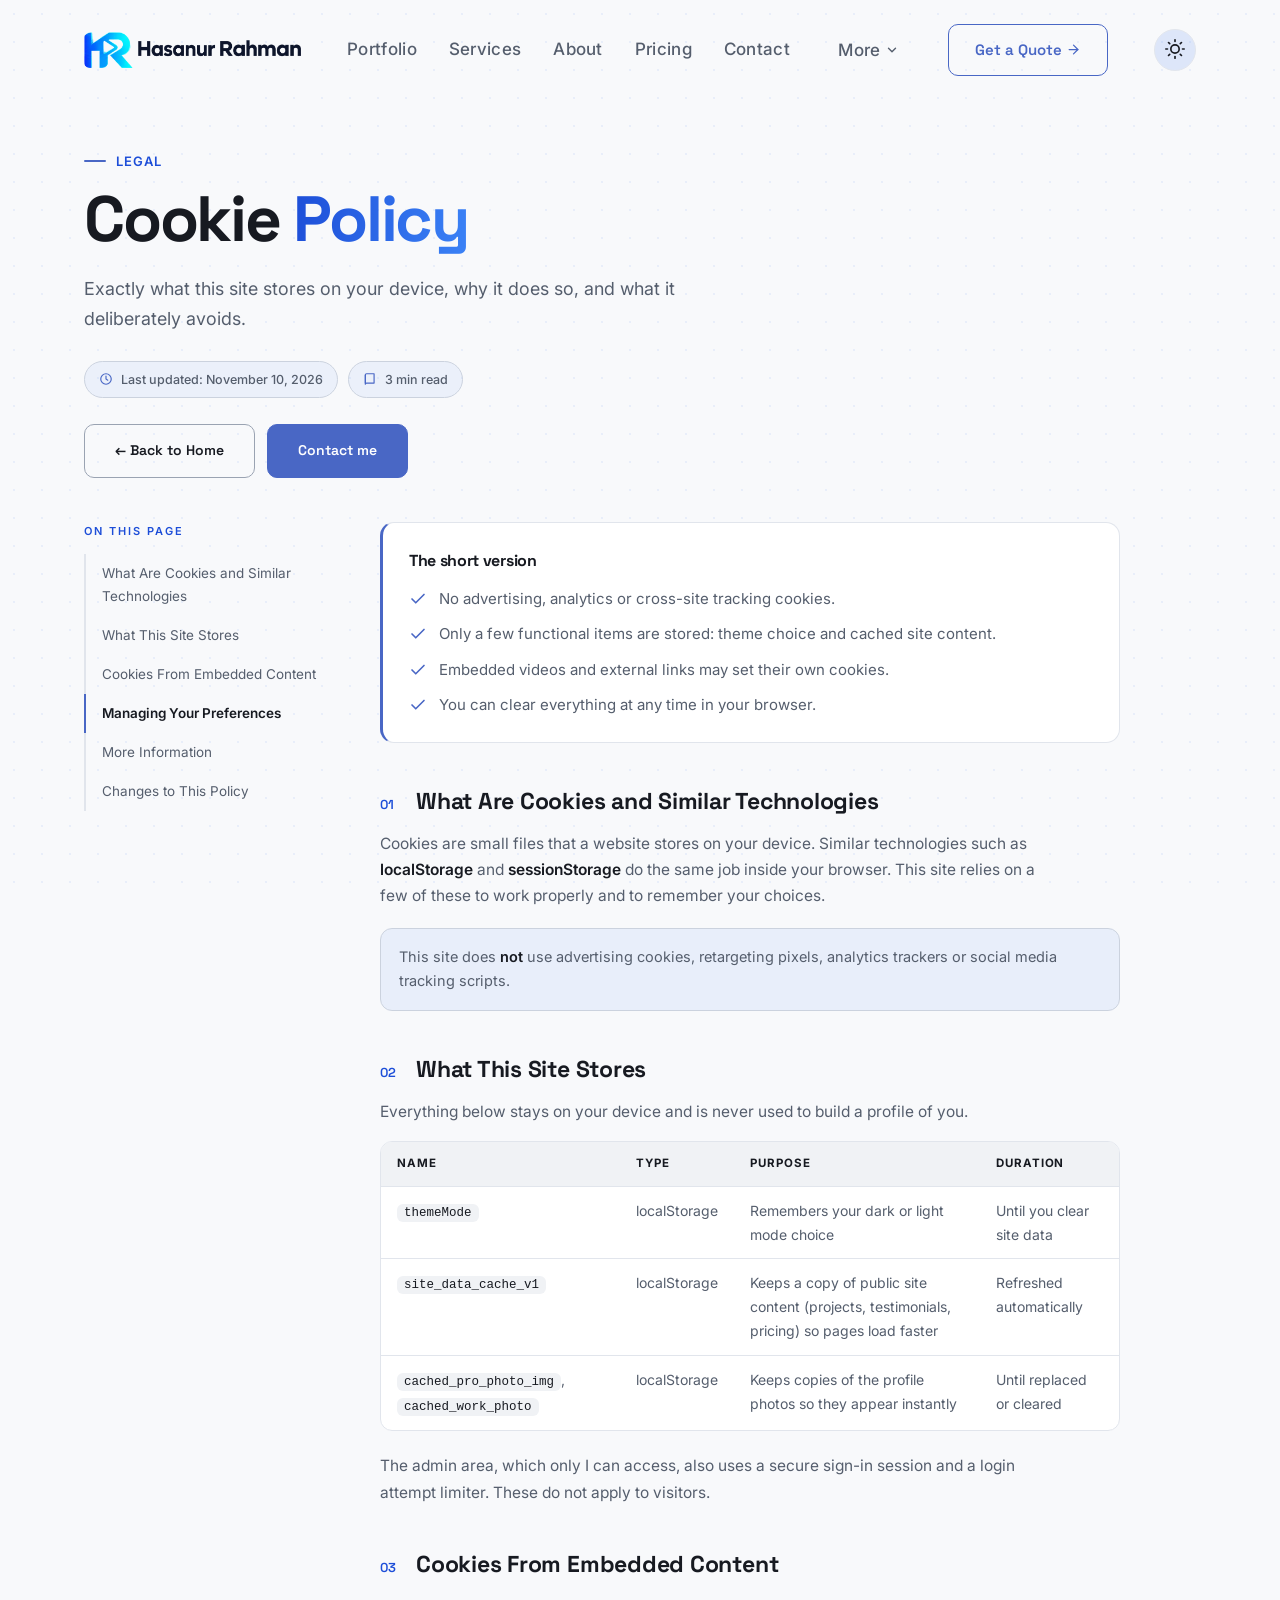
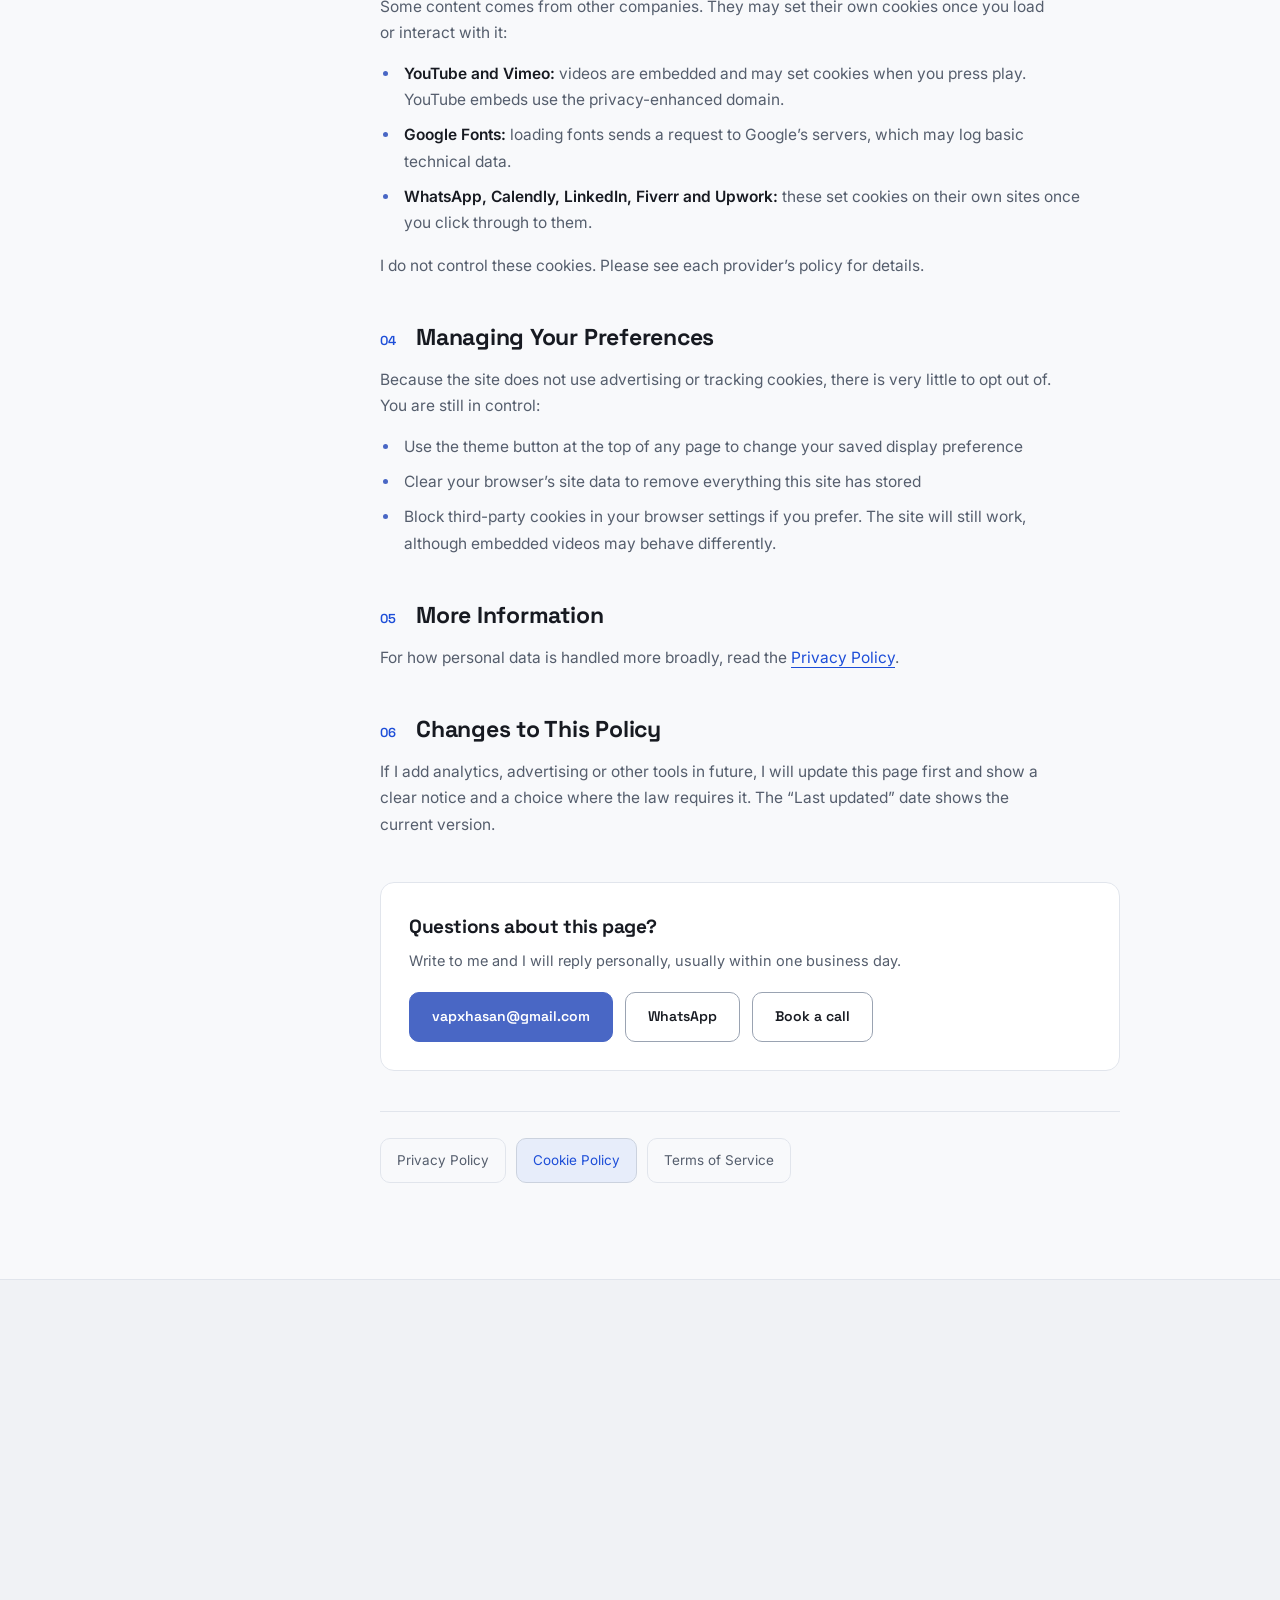
<file: cookie-policy.html>
<!DOCTYPE html>
<html lang="en">
<head>
<meta charset="UTF-8">
<meta name="viewport" content="width=device-width, initial-scale=1.0, viewport-fit=cover">
<title>Cookie Policy | Hasanur Rahman</title>
<meta name="description" content="A plain-language list of the cookies and local storage used on the Hasanur Rahman portfolio site.">
<meta name="robots" content="index, follow">
<meta name="author" content="Hasanur Rahman">
<meta name="theme-color" content="#0F172A">
<link rel="canonical" href="https://vapxhasan.github.io/cookie-policy.html">
<link rel="icon" type="image/png" href="favicon.png">
<meta property="og:type" content="website">
<meta property="og:title" content="Cookie Policy | Hasanur Rahman">
<meta property="og:description" content="A plain-language list of the cookies and local storage used on the Hasanur Rahman portfolio site.">
<meta property="og:url" content="https://vapxhasan.github.io/cookie-policy.html">
<link rel="preconnect" href="https://fonts.googleapis.com">
<link rel="preconnect" href="https://fonts.gstatic.com" crossorigin>
<link href="https://fonts.googleapis.com/css2?family=Inter:wght@400;500;600;700;800&amp;family=Sora:wght@500;600;700;800&amp;display=swap" rel="stylesheet">
<script type="application/ld+json">{"@context": "https://schema.org", "@type": "WebPage", "name": "Cookie Policy | Hasanur Rahman", "url": "https://vapxhasan.github.io/cookie-policy.html", "description": "A plain-language list of the cookies and local storage used on the Hasanur Rahman portfolio site.", "dateModified": "2026-11-10", "isPartOf": {"@type": "WebSite", "name": "Hasanur Rahman", "url": "https://vapxhasan.github.io/"}}</script>
<style>
*, *::before, *::after{box-sizing: border-box; margin: 0; padding: 0;}
:root{--bg: #0F172A;
  --bg2: #111827;
  --card: #1E293B;
  --card2: #243247;
  --border: rgba(255,255,255,0.06);
  --border2: rgba(59,130,246,0.16);
  --indigo: #2563EB;
  --cyan: #3B82F6;
  --violet: #3B82F6;
  --white: #F8FAFC;
  --muted: #94A3B8;
  --glow-i: 0 0 20px rgba(37,99,235,0.22);
  --glow-c: 0 0 20px rgba(59,130,246,0.2);
  --font-display: 'Sora', 'Inter', sans-serif;
  --font-body: 'Inter', sans-serif;
  --font-mono: 'Inter', sans-serif;
  --btn-outline-border: rgba(255,255,255,0.28);
  --btn-outline-fill: rgba(255,255,255,0.045);
  --btn-ghost-border: rgba(255,255,255,0.2);
  --btn-ghost-fill: rgba(255,255,255,0.06);
  --marquee-bg: rgba(13,17,32,0.6);}
html{scroll-behavior: smooth;
  -webkit-text-size-adjust: 100%;
  -moz-text-size-adjust: 100%;
  text-size-adjust: 100%;}
body{background: var(--bg);
  color: var(--white);
  font-family: var(--font-body);
  font-size: 16px;
  line-height: 1.65;
  overflow-x: hidden;}
::selection{background: rgba(37,99,235,0.35); color: #fff;}
a{color: inherit; text-decoration: none;}
img{max-width: 100%; display: block;}
::-webkit-scrollbar{width: 5px;}
::-webkit-scrollbar-track{background: var(--bg);}
::-webkit-scrollbar-thumb{background: var(--indigo); border-radius: 10px;}
.container{max-width: 1160px; margin: 0 auto; padding: 0 24px;}
.section-label{font-family: var(--font-mono);
  font-size: 12px;
  letter-spacing: 3px;
  color: var(--cyan);
  text-transform: uppercase;
  margin-bottom: 12px;
  display: flex;
  align-items: center;
  gap: 10px;}
.section-label::before{content: '//'; color: var(--indigo);}
.section-title{font-family: var(--font-display);
  font-size: clamp(28px, 4vw, 44px);
  font-weight: 800;
  line-height: 1.15;
  margin-bottom: 16px;
  color: var(--white);}
.section-title span{background: linear-gradient(90deg, var(--indigo), var(--cyan)); -webkit-background-clip: text; -webkit-text-fill-color: transparent; background-clip: text;}
.section-sub{color: var(--muted); max-width: 540px; font-size: 15px;}
body::before{content: '';
  position: fixed;
  inset: 0;
  background-image: radial-gradient(rgba(148,163,184,0.05) 1px, transparent 1px);
  background-size: 28px 28px;
  pointer-events: none;
  z-index: 0;}
.btn-primary{display: inline-flex;
  align-items: center;
  gap: 8px;
  padding: 14px 30px;
  border-radius: 10px;
  font-family: var(--font-display);
  font-weight: 700;
  font-size: 14px;
  background: linear-gradient(135deg, var(--indigo), var(--violet));
  color: #fff;
  border: none;
  cursor: pointer;
  transition: transform .4s cubic-bezier(0.16,1,0.3,1), box-shadow .4s cubic-bezier(0.16,1,0.3,1);
  box-shadow: 0 4px 20px rgba(37,99,235,0.35);
  position: relative;
  overflow: hidden;
  text-decoration: none;}
.btn-primary::before{content: '';
  position: absolute;
  inset: 0;
  background: linear-gradient(135deg, var(--cyan), var(--indigo));
  opacity: 0;
  transition: opacity .4s cubic-bezier(0.16,1,0.3,1);}
.btn-primary:hover::before{opacity: 1;}
.btn-primary:hover{transform: translateY(-2px); box-shadow: 0 8px 32px rgba(37,99,235,0.5);}
.btn-primary span{position: relative; z-index: 1;}
.btn-primary .icon-inline{transition: transform .4s cubic-bezier(0.16,1,0.3,1);}
.btn-primary:hover .icon-inline{transform: translateX(5px);}
.btn-outline{display: inline-flex;
  align-items: center;
  gap: 8px;
  padding: 14px 30px;
  border-radius: 10px;
  font-family: var(--font-display);
  font-weight: 700;
  font-size: 14px;
  background: var(--btn-outline-fill);
  color: var(--white);
  border: 1.5px solid var(--btn-outline-border);
  cursor: pointer;
  transition: all .25s;
  text-decoration: none;}
.btn-outline:hover{border-color: var(--cyan); color: var(--cyan); box-shadow: var(--glow-c); transform: translateY(-2px);}
.reveal{opacity: 0; transform: translateY(30px); transition: opacity .7s ease, transform .7s ease;}
.reveal.visible{opacity: 1; transform: translateY(0);}
@media (max-width: 768px){.btn-primary, .btn-outline{padding: 12px 22px;
    font-size: 13px;
    width: 100%;
    justify-content: center;}}
@media (prefers-reduced-motion: reduce){*, *::before, *::after{animation-duration: 0.01ms !important; transition-duration: 0.01ms !important;}}
body.light-mode{--bg: #FFFFFF;
  --bg2: #F8FAFC;
  --card: #FFFFFF;
  --card2: #F1F5F9;
  --border: rgba(15,23,42,0.12);
  --border2: rgba(37,99,235,0.18);
  --white: #0A0E1A;
  --muted: #475569;
  --glow-i: 0 0 20px rgba(37,99,235,0.15);
  --glow-c: 0 0 20px rgba(59,130,246,0.14);
  --btn-outline-border: rgba(15,23,42,0.28);
  --btn-outline-fill: rgba(15,23,42,0.035);
  --btn-ghost-border: rgba(15,23,42,0.18);
  --btn-ghost-fill: rgba(15,23,42,0.045);
  --marquee-bg: rgba(241,245,249,0.85);}
body.light-mode::before{background-image: radial-gradient(rgba(37,99,235,0.07) 1px, transparent 1px);}
body{transition: background-color .3s ease, color .3s ease, border-color .3s ease, box-shadow .3s ease;}
:root{--r-sm:10px; --r-md:14px; --r-lg:20px; --shadow-hover:0 18px 44px rgba(2,6,23,0.38); --ring-hover:rgba(59,130,246,0.4); --section-y:80px; --glow-i:0 6px 22px rgba(37,99,235,0.28);}
body.light-mode{--shadow-hover:0 18px 44px rgba(15,23,42,0.12); --ring-hover:rgba(37,99,235,0.35);}
.section-sub{line-height:1.75;}
html{scroll-padding-top:80px;}
:root{--section-y:clamp(60px,8vw,96px); --head-gap:48px; --grid-gap:24px; --card-r:20px; --tile-r:14px; --card-pad:28px 24px;}
.section-label{margin-bottom:12px;}
.section-title{margin-bottom:14px;}
.section-sub{margin-bottom:0;}
@media (max-width:640px){:root{--head-gap:32px; --grid-gap:18px; --card-pad:24px 20px;}}
html.pf-lock, html.pf-lock body{overflow:hidden !important;}
:root{--section-y:clamp(72px,9vw,120px);--head-gap:56px;--grid-gap:26px;}
@media (max-width:640px){:root{--head-gap:36px;--grid-gap:18px;}}
.reveal{transform:translateY(14px);transition:opacity .5s ease,transform .5s ease;}
@media (prefers-reduced-motion:reduce){*, *::before, *::after{animation-duration:.01ms !important;animation-iteration-count:1 !important;transition-duration:.01ms !important;scroll-behavior:auto !important;}
.reveal{opacity:1 !important;transform:none !important;}}
.section-label{font-family:var(--font-body);font-size:12px;font-weight:700;letter-spacing:.16em;}
.section-label::before{content:"";display:inline-block;width:22px;height:2px;border-radius:2px;background:linear-gradient(90deg,var(--indigo),var(--cyan));}
:root{--r-sm:10px; --r-md:14px; --r-lg:20px; --lift:-4px; --shadow-hover:0 16px 40px rgba(2,6,23,.38);}
body.light-mode{--shadow-hover:0 16px 36px rgba(15,23,42,.14);}
html{-webkit-text-size-adjust: 100%; text-size-adjust: 100%; overflow-x: clip;}
body{overflow-x: clip;}
img{max-width: 100%;}
a{overflow-wrap: anywhere;}
@media (min-width: 1800px){html{font-size: 17px;}}
@media (max-width:768px){*, *::before, *::after{-webkit-backdrop-filter:none!important;backdrop-filter:none!important}}
html.pf-lock .mob-cta-bar, html.pf-lock #btt{visibility:hidden !important;}
:root{--section-y:clamp(52px,6vw,80px); --head-gap:36px;}
@media (max-width:640px){:root{--head-gap:28px;}}
html.qm-lock .mob-cta-bar, html.qm-lock .sticky-quote, html.qm-lock #btt{visibility:hidden;}
:root{--section-y:clamp(40px,4.4vw,60px); --head-gap:30px;}
@media (max-width:640px){:root{--head-gap:24px;}}
nav{position: fixed;
  top: 0; left: 0; right: 0;
  z-index: 1000;
  padding: 24px 0;
  transition: all .4s ease, top .3s ease;}
nav.scrolled{background: rgba(8,11,20,0.94);
  border-bottom: 1px solid var(--border);
  padding: 15px 0;}
nav .container{max-width: 1300px;}
.nav-inner{display: flex; align-items: center; justify-content: space-between; gap: 22px;}
.nav-logo{font-family: var(--font-display);
  font-size: 28px;
  font-weight: 800;
  background: linear-gradient(90deg, var(--indigo), var(--cyan));
  -webkit-background-clip: text;
  -webkit-text-fill-color: transparent;
  background-clip: text;
  flex-shrink: 0;
  white-space: nowrap;}
.nav-logo span{font-family: var(--font-mono); font-size: 15px; opacity: .5;}
.nav-links{display: flex;
  gap: 32px;
  list-style: none;
  flex-shrink: 1;
  min-width: 0;
  overflow-x: auto;
  scrollbar-width: none;
  -ms-overflow-style: none;
  white-space: nowrap;}
.nav-links::-webkit-scrollbar{display: none;}
.nav-links li{flex-shrink: 0;}
.nav-links a{font-size: 17px;
  font-weight: 500;
  color: var(--muted);
  letter-spacing: .3px;
  transition: color .2s;
  position: relative;}
.nav-links a::after{content: '';
  position: absolute;
  bottom: -3px; left: 0; right: 0;
  height: 1px;
  background: var(--indigo);
  transform: scaleX(0);
  transition: transform .2s;}
.nav-links a:hover{color: var(--white);}
.nav-links a:hover::after{transform: scaleX(1);}
.nav-cta{font-size: 15px;
  font-weight: 600;
  padding: 12px 26px;
  border-radius: 10px;
  border: 1px solid var(--indigo);
  color: var(--indigo);
  transition: all .2s;
  font-family: var(--font-display);
  flex-shrink: 0;
  white-space: nowrap;}
.nav-cta:hover{background: var(--indigo); color: #fff; box-shadow: var(--glow-i);}
.hamburger{display: none; flex-direction: column; gap: 5px; cursor: pointer; background: none; border: none; padding: 4px;}
.hamburger:focus-visible{outline: 2px solid var(--indigo); outline-offset: 3px; border-radius: 6px;}
.hamburger span{display: block; width: 24px; height: 2px; background: var(--white); border-radius: 2px; transition: all .3s;}
.nav-more-wrap{position: relative; display: block; flex-shrink: 0;}
.nav-more-btn{display: flex;
  align-items: center;
  gap: 5px;
  background: none;
  border: none;
  cursor: pointer;
  font-size: 17px;
  font-weight: 500;
  color: var(--muted);
  letter-spacing: .3px;
  font-family: var(--font-body);
  padding: 6px 2px;
  transition: color .2s;}
.nav-more-btn:hover, .nav-more-wrap.open .nav-more-btn{color: var(--white);}
.nav-more-arrow{font-size: 15px; transition: transform .2s; display: inline-block;}
.nav-more-wrap.open .nav-more-arrow{transform: rotate(180deg);}
.nav-more-dropdown{display: none;
  position: absolute;
  top: calc(100% + 14px);
  left: 50%;
  transform: translateX(-50%);
  background: var(--card);
  border: 1px solid var(--border);
  border-radius: 14px;
  padding: 10px;
  min-width: 225px;
  max-height: min(70vh, 480px);
  overflow-y: auto;
  overscroll-behavior: contain;
  box-shadow: 0 12px 32px rgba(0,0,0,0.4);
  z-index: 1200;
  animation: dropIn .2s ease;}
.nav-more-dropdown::-webkit-scrollbar{width: 5px;}
.nav-more-dropdown::-webkit-scrollbar-track{background: transparent;}
.nav-more-dropdown::-webkit-scrollbar-thumb{background: var(--indigo); border-radius: 10px;}
.nav-more-wrap.open .nav-more-dropdown{display: block;}
.nav-more-link{display: flex;
  align-items: center;
  gap: 10px;
  padding: 11px 14px;
  border-radius: 10px;
  font-size: 15px;
  font-weight: 500;
  color: var(--white);
  transition: background .15s;}
.nav-more-link .icon-inline{flex-shrink: 0; color: var(--cyan);}
.nav-more-link:hover{background: rgba(37,99,235,0.12);}
.nav-more-resume-row{display: flex; align-items: center; gap: 4px;}
.nav-more-resume-row .nav-more-link{flex: 1;}
.nav-more-resume-edit{width: 30px; height: 30px;
  flex-shrink: 0;
  border-radius: 10px;
  background: rgba(59,130,246,0.1);
  border: 1px solid var(--border2);
  color: var(--cyan);
  font-size: 12px;
  cursor: pointer;
  display: none;
  align-items: center;
  justify-content: center;
  transition: all .2s;}
.nav-more-resume-edit:hover{background: rgba(59,130,246,0.2);}
.nav-settings-wrap{position: relative; display: block; flex-shrink: 0;}
.nav-settings-btn{width: 42px; height: 42px;
  border-radius: 50%;
  background: rgba(37,99,235,0.12);
  border: 1px solid var(--border);
  color: var(--white);
  font-size: 20px;
  cursor: pointer;
  display: flex;
  align-items: center;
  justify-content: center;
  transition: all .2s;
  flex-shrink: 0;}
.nav-settings-btn:hover{background: rgba(37,99,235,0.25); border-color: var(--indigo);}
.drawer-backdrop{display: none;
  position: fixed;
  top: 0; left: 0; right: 0; bottom: 0;
  z-index: 1001;
  background: rgba(0,0,0,0.6);
  backdrop-filter: blur(4px);}
.drawer-backdrop.open{display: block;}
.mobile-menu{position: fixed;
  top: 0; right: 0; bottom: 0;
  width: 78vw;
  max-width: 300px;
  z-index: 1002;
  background: rgba(8,11,20,0.98);
  border-left: 1px solid var(--border);
  padding: 20px 20px 32px;
  display: flex;
  flex-direction: column;
  gap: 0;
  transform: translateX(105%);
  transition: transform .35s cubic-bezier(.4,0,.2,1);
  overflow-y: auto;}
.mobile-menu.open{transform: translateX(0);}
.drawer-header{display: flex;
  align-items: center;
  justify-content: space-between;
  margin-bottom: 16px;
  padding-bottom: 16px;
  border-bottom: 1px solid var(--border);}
.drawer-logo{font-family: var(--font-display);
  font-size: 17px;
  font-weight: 800;
  background: linear-gradient(90deg, var(--indigo), var(--cyan));
  -webkit-background-clip: text;
  -webkit-text-fill-color: transparent;
  background-clip: text;}
.mobile-menu .close-btn{width: 34px; height: 34px;
  border-radius: 50%;
  background: rgba(37,99,235,0.12);
  border: 1px solid var(--border);
  color: var(--white);
  font-size: 16px;
  cursor: pointer;
  display: flex;
  align-items: center;
  justify-content: center;
  position: static;
  transition: all .2s;
  flex-shrink: 0;}
.mobile-menu .close-btn:hover{background: rgba(37,99,235,0.25);}
.mobile-menu .mm-link{font-family: var(--font-display);
  font-size: 16px;
  font-weight: 600;
  color: var(--muted);
  padding: 13px 0;
  border-bottom: 1px solid rgba(255,255,255,0.05);
  transition: color .2s, padding-left .2s;
  display: flex;
  align-items: center;
  gap: 10px;}
.mobile-menu > .mm-link:last-child{border-bottom: none;}
.mobile-menu .mm-link:hover{color: var(--white); padding-left: 6px;}
.drawer-hire-btn{margin-top: 28px;
  padding: 13px 20px;
  background: linear-gradient(135deg, var(--indigo), var(--violet));
  color: #fff !important;
  border-radius: 10px;
  text-align: center;
  font-weight: 700 !important;
  font-size: 14px !important;
  border-bottom: none !important;
  padding-left: 20px !important;
  box-shadow: var(--glow-i);}
#btt{position: fixed;
  bottom: 90px; right: 30px;
  width: 46px; height: 46px;
  border-radius: 50%;
  background: linear-gradient(135deg, var(--indigo), var(--violet));
  border: none;
  color: #fff;
  font-size: 18px;
  cursor: pointer;
  display: flex; align-items: center; justify-content: center;
  box-shadow: 0 4px 20px rgba(37,99,235,0.4);
  opacity: 0;
  transform: translateY(20px);
  transition: all .3s;
  z-index: 900;}
#btt.show{opacity: 1; transform: translateY(0);}
#btt:hover{transform: translateY(-3px); box-shadow: 0 8px 30px rgba(37,99,235,0.6);}
@media (max-width: 600px){#btt{bottom: 68px; right: 22px; width: 38px; height: 38px; font-size: 15px;}}
@media (min-width: 901px) and (max-width: 1180px){.nav-inner{gap: 14px;}
.nav-links{gap: 18px;}
.nav-links a{font-size: 15px;}
.nav-more-btn{font-size: 15px;}
.nav-cta{padding: 10px 18px; font-size: 14px;}
.nav-settings-btn{width: 38px; height: 38px; font-size: 17px;}}
@media (max-width: 900px){.nav-links{display: none;}
.nav-more-wrap{display: none;}
.nav-cta{display: none;}
.hamburger{display: flex; justify-content: center; padding: 14px 10px; margin-right: -10px; flex-shrink: 0; -webkit-tap-highlight-color: transparent;}
.nav-inner{gap: 10px;}
.nav-logo{flex: 1 1 auto;
    flex-shrink: 1;
    min-width: 0;
    overflow: hidden;
    text-overflow: ellipsis;
    font-size: 20px;}
.nav-logo span{display: none;}
.nav-settings-wrap{flex-shrink: 0; margin-right: 6px;}
.nav-settings-btn{width: 38px; height: 38px; font-size: 17px;}}
body.light-mode nav.scrolled{background: rgba(255,255,255,0.92); box-shadow: 0 1px 0 rgba(15,23,42,0.06);}
body.light-mode .mobile-menu{background: rgba(255,255,255,0.98);}
#scrollProgress{position:absolute; left:0; right:0; bottom:-1px; height:2px; background:linear-gradient(90deg,var(--indigo),var(--cyan)); transform:scaleX(0); transform-origin:left; z-index:2; pointer-events:none;}
.nav-links a.active{color:var(--white);}
.nav-links a.active::after{transform:scaleX(1);}
.nav-more-btn.active{color:var(--white);}
.mm-link.active{color:var(--indigo);}
@media (max-width:768px){#btt{bottom:calc(84px + env(safe-area-inset-bottom,0px)) !important;}}
.nav-logo{display:inline-flex; align-items:center; background:none; -webkit-text-fill-color:initial; line-height:0;}
.nav-logo-img{display:block; height:36px; width:auto; max-width:100%; transition:opacity .25s ease, transform .25s ease;}
.nav-logo:hover .nav-logo-img{opacity:.88; transform:translateY(-1px);}
.nav-logo-light{display:none;}
body.light-mode .nav-logo-dark{display:none;}
body.light-mode .nav-logo-light{display:block;}
@media (max-width:900px){.nav-logo-img{height:30px;}}
@media (max-width:380px){.nav-logo-img{height:26px;}}
@media (prefers-reduced-motion:reduce){.nav-logo-img{transition:none;}
.nav-logo:hover .nav-logo-img{transform:none;}}
.nav-more-resume-row{display:none !important;}
.nav-more-resume-row{border-top:1px solid var(--border);margin-top:6px;padding-top:6px;}
.nav-more-btn .nav-more-arrow{display:inline-flex;align-items:center;font-size:0;}
.nav-more-dropdown{min-width:276px;padding:8px;border-radius:14px;box-shadow:0 18px 48px rgba(2,6,23,.28);}
.nav-more-link{align-items:center;gap:12px;padding:9px 10px;border-radius:10px;}
.nav-more-ico{width:34px;height:34px;border-radius:10px;display:flex;align-items:center;justify-content:center;flex:0 0 auto;background:rgba(37,99,235,.12);color:var(--cyan);transition:background .15s,color .15s;}
.nav-more-ico svg{width:17px;height:17px;}
.nav-more-text b{display:block;font-size:14px;font-weight:600;color:var(--white);line-height:1.25;}
.nav-more-text small{display:block;font-size:12px;font-weight:400;color:var(--muted);margin-top:2px;line-height:1.3;}
.nav-more-link:hover .nav-more-ico{background:var(--indigo);color:#fff;}
.nav-svc{display:flex;align-items:center;gap:2px;}
.nav-svc-toggle{display:inline-flex;align-items:center;justify-content:center;background:none;border:0;cursor:pointer;color:var(--muted);padding:6px 4px;border-radius:6px;transition:color .2s;}
.nav-svc-toggle svg{display:block;transition:transform .2s;}
.nav-svc-toggle:hover, .nav-svc.open .nav-svc-toggle{color:var(--white);}
.nav-svc.open .nav-svc-toggle svg{transform:rotate(180deg);}
.nav-svc-toggle:focus-visible, .nav-svc-item:focus-visible, .nav-svc-all:focus-visible{outline:2px solid var(--cyan);outline-offset:2px;}
.nav-svc.no-sub .nav-svc-toggle{display:none;}
.nav-svc-dd{display:none;position:absolute;top:70px;left:0;z-index:1200;width:min(340px,calc(100vw - 24px));max-height:min(70vh,500px);overflow-y:auto;overscroll-behavior:contain;padding:8px;background:var(--card);border:1px solid var(--border);border-radius:14px;box-shadow:0 18px 48px rgba(2,6,23,.32);}
.nav-svc-dd.open{display:block;animation:dropIn .2s ease;}
.nav-svc-dd::before{content:"";position:absolute;left:0;right:0;top:-18px;height:18px;}
.nav-svc-dd::-webkit-scrollbar{width:5px;}
.nav-svc-dd::-webkit-scrollbar-thumb{background:var(--indigo);border-radius:10px;}
.nav-svc-item{display:flex;align-items:center;gap:12px;width:100%;padding:9px 10px;border:0;border-radius:10px;background:none;color:var(--white);text-align:left;font:inherit;cursor:pointer;transition:background .15s;}
.nav-svc-item:hover, .nav-svc-item:focus-visible{background:rgba(37,99,235,.12);}
.nav-svc-ico{display:flex;align-items:center;justify-content:center;flex:0 0 auto;width:34px;height:34px;border-radius:10px;font-size:17px;background:rgba(37,99,235,.12);color:var(--cyan);transition:background .15s,color .15s;}
.nav-svc-item:hover .nav-svc-ico, .nav-svc-item:focus-visible .nav-svc-ico{background:var(--indigo);color:#fff;}
.nav-svc-tx{display:flex;flex-direction:column;min-width:0;}
.nav-svc-tx b{font-size:14px;font-weight:600;line-height:1.3;color:var(--white);}
.nav-svc-tx small{margin-top:2px;font-size:11.5px;font-weight:500;color:var(--cyan);line-height:1.2;}
.nav-svc-all{display:flex;align-items:center;justify-content:space-between;margin:6px 2px 0;padding:11px 12px;border-top:1px solid var(--border);border-radius:0 0 10px 10px;font-size:13.5px;font-weight:600;color:var(--cyan);}
.nav-svc-all:hover{background:rgba(37,99,235,.08);}
@media (max-width:900px){.nav-svc-dd{display:none !important;}}
@media (prefers-reduced-motion:reduce){.nav-svc-dd.open{animation:none;}}
.mm-svc-item{width:100%;background:none;border-top:0;border-left:0;border-right:0;text-align:left;cursor:pointer;font-size:15px;}
.mm-svc-item svg{flex:0 0 auto;color:var(--cyan);}
@media (max-width:768px){#btt{width:38px !important;height:38px !important;}}
#btt{visibility:hidden;pointer-events:none;transition:opacity .3s,transform .3s,visibility 0s linear .3s;}
#btt.show{visibility:visible;pointer-events:auto;opacity:.92;transition-delay:0s;}
#btt.show:hover{opacity:1;}
@media (max-width: 768px){#btt{margin-bottom: env(safe-area-inset-bottom, 0px);}}
@media (min-width: 1025px){nav .container{max-width: 1160px;}}
footer{background: var(--bg2);
  border-top: 1px solid var(--border);
  padding: 50px 0 30px;}
.footer-inner{display: flex; justify-content: space-between; align-items: stretch; flex-wrap: wrap; gap: 32px; margin-bottom: 40px;}
.footer-meta{display: flex; flex-direction: column; gap: 6px; margin-bottom: 18px;}
.footer-meta-item{font-size: 13px; color: var(--muted); line-height: 1.6; display: flex; align-items: flex-start; gap: 6px;}
.footer-meta-item svg{flex-shrink: 0; margin-top: 2px; color: var(--indigo);}
.footer-meta-item a{color: var(--muted); transition: color .2s;}
.footer-meta-item a:hover{color: var(--cyan);}
.footer-legal-mobile{display: none;}
.footer-socials{display: flex; gap: 10px; margin-top: 8px;}
.social-btn{width: 38px; height: 38px;
  border-radius: 10px;
  border: 1px solid var(--border);
  display: flex; align-items: center; justify-content: center;
  font-size: 16px;
  transition: all .2s;
  color: var(--muted);
  background: transparent;}
.social-btn:hover{border-color: var(--indigo); color: var(--white); background: rgba(37,99,235,0.1); transform: translateY(-2px);}
.social-btn img{width: 17px; height: 17px; object-fit: contain;}
.footer-bottom{border-top: 1px solid var(--border); padding-top: 24px; display: flex; justify-content: center; align-items: center; flex-wrap: wrap; gap: 20px;}
.footer-backtotop{display: inline-flex; align-items: center; gap: 8px;
  padding: 9px 18px;
  border: 1px solid var(--btn-outline-border);
  background: var(--btn-outline-fill);
  border-radius: 999px;
  color: var(--white);
  font-family: var(--font-display);
  font-size: 13px;
  font-weight: 600;
  transition: all .25s;}
.footer-backtotop svg{transition: transform .25s; color: var(--cyan);}
.footer-backtotop:hover{border-color: var(--indigo); background: rgba(37,99,235,0.12);}
.footer-backtotop:hover svg{transform: translateY(-3px);}
.footer-copy{font-size: 12px; color: var(--muted);}
.footer-copy span{color: var(--indigo);}
@media (max-width: 768px){.footer-inner{flex-direction: column; align-items: stretch; gap: 0;}
.footer-meta-item{justify-content: center;}
.footer-socials{justify-content: center;}
.footer-bottom{flex-direction: column; text-align: center; gap: 16px;}
footer{padding-bottom: 132px;}
.footer-legal-mobile{display: flex; align-items: center; justify-content: center; flex-wrap: wrap;
    gap: 8px; font-size: 13px; color: var(--muted); font-family: var(--font-mono);
    padding-bottom: 8px;
    width: 100%;}
.footer-legal-mobile a{color: var(--muted); padding: 6px 2px; transition: color .2s; display: inline-flex; align-items: center; gap: 6px;}
.footer-legal-mobile a svg{flex-shrink: 0; color: var(--indigo); transition: color .2s;}
.footer-legal-mobile a:hover{color: var(--cyan);}
.footer-legal-mobile a:hover svg{color: var(--cyan);}
.footer-legal-dot{color: var(--border2); font-size: 10px;}}
.footer-legal-mobile{display:flex !important;flex-wrap:nowrap;align-items:center;justify-content:center;gap:clamp(6px,2vw,14px);font-family:var(--font-body);font-size:clamp(10.5px,3.1vw,12.5px);white-space:nowrap;padding-bottom:4px;}
.footer-legal-mobile a svg{display:none;}
.footer-legal-mobile a{padding:6px 0;}
.footer-legal-dot{opacity:.6;}
footer .ft-grid{display:grid;grid-template-columns:1.8fr 1fr 1fr;gap:56px;margin-bottom:44px;align-items:start;}
.ft-name{font-family:var(--font-display);font-size:22px;font-weight:800;color:var(--white);letter-spacing:-.3px;}
.ft-role{font-size:14px;font-weight:600;color:var(--cyan);margin:4px 0 14px;}
.ft-tag{font-size:14px;line-height:1.7;color:var(--muted);max-width:340px;margin:0 0 20px;}
.ft-cta{display:inline-flex;align-items:center;gap:8px;padding:12px 22px;border-radius:10px;background:linear-gradient(135deg,var(--indigo),var(--cyan));color:#fff;font-family:var(--font-display);font-size:14px;font-weight:700;text-decoration:none;box-shadow:0 8px 22px rgba(37,99,235,.28);margin-bottom:24px;transition:transform .2s,box-shadow .2s;}
.ft-cta:hover{transform:translateY(-2px);box-shadow:0 12px 28px rgba(37,99,235,.38);}
.ft-brand .footer-meta{margin-bottom:16px;}
.ft-brand .footer-meta-item, .ft-brand .footer-socials{justify-content:flex-start;}
.ft-brand .footer-socials{margin-top:0;}
.ft-title{font-family:var(--font-body);font-size:14px;font-weight:700;letter-spacing:0;color:var(--white);margin-bottom:6px;}
.ft-col{display:flex;flex-direction:column;gap:12px;}
.ft-col a{font-size:14px;color:var(--muted);text-decoration:none;transition:color .2s,transform .2s;}
.ft-col a:hover{color:var(--white);transform:translateX(3px);}
@media (max-width:900px){footer .ft-grid{grid-template-columns:1fr 1fr;gap:36px 24px;margin-bottom:36px;}
.ft-brand{grid-column:1 / -1;}}
.footer-legal-mobile a{color:var(--muted);text-decoration:none;transition:color .2s;}
.footer-legal-mobile a:hover{color:var(--white);}
@media (min-width:769px){.footer-bottom{justify-content:space-between;flex-wrap:nowrap;gap:24px;}
.footer-bottom .footer-copy{order:1;}
.footer-bottom .footer-legal-mobile{order:2;}
.footer-bottom .footer-backtotop{order:3;}}
.ft-brand .footer-socials{flex-wrap:nowrap;gap:clamp(6px,2vw,10px);}
.ft-brand .social-btn{flex:0 0 auto;width:clamp(32px,9vw,38px);height:clamp(32px,9vw,38px);}
footer{content-visibility:auto;contain-intrinsic-size:auto 800px}

/* ===== legal pages: only what the main stylesheet doesn't already provide ===== */
:root{--acc-text:#60A5FA}
body.light-mode{--acc-text:#1D4ED8}
.page-hero .section-label{color:var(--acc-text)}
#hero.page-hero{min-height:0;display:block;padding-top:150px;padding-bottom:44px;background:linear-gradient(180deg,#0A0F1C 0%,var(--bg) 100%);isolation:isolate}
body.light-mode #hero.page-hero{background:none}
.page-hero .hero-h1{font-size:clamp(34px,5.4vw,64px);font-weight:800;line-height:1.12;letter-spacing:-.035em;margin-bottom:18px}
.page-hero .hero-h1 .g{background:linear-gradient(95deg,#93C5FD 0%,#3B82F6 100%);-webkit-background-clip:text;background-clip:text;-webkit-text-fill-color:transparent}
body.light-mode .page-hero .hero-h1 .g{background:linear-gradient(95deg,#1D4ED8,#3B82F6);-webkit-background-clip:text;background-clip:text}
.page-hero .hero-sub{margin-bottom:26px;max-width:640px;text-wrap:pretty}
.page-meta{display:flex;flex-wrap:wrap;gap:10px;margin-bottom:26px}
.chip{display:inline-flex;align-items:center;gap:8px;font-size:12.5px;font-weight:500;color:var(--muted);padding:7px 14px;border-radius:999px;border:1px solid var(--border2);background:rgba(37,99,235,.06)}
.chip svg{width:14px;height:14px;color:var(--indigo)}
.page-hero .hero-btns{display:flex;flex-wrap:wrap;gap:12px}
.skip{position:absolute;left:-999px;top:8px;background:var(--indigo);color:#fff;padding:10px 16px;border-radius:8px;z-index:2000;font-weight:600;font-size:14px}
.skip:focus{left:12px}

.legal-wrap{position:relative;z-index:1;padding-bottom:96px}
.legal-layout{display:grid;grid-template-columns:240px minmax(0,1fr);gap:56px;align-items:start}
.legal-toc{position:sticky;top:96px;max-height:calc(100vh - 120px);overflow:auto}
.legal-toc-title{font-size:11px;letter-spacing:2px;text-transform:uppercase;color:var(--acc-text);margin-bottom:14px;font-weight:600}
.legal-toc a{display:block;font-size:13.5px;color:var(--muted);padding:8px 0 8px 16px;border-left:2px solid var(--border);transition:color .2s,border-color .2s}
.legal-toc a:hover{color:var(--white)}
.legal-toc a.active{color:var(--white);border-left-color:var(--indigo);font-weight:600}
.legal-toc-m{display:none;margin-bottom:26px;border:1px solid var(--border);border-radius:12px;background:var(--card)}
.legal-toc-m summary{cursor:pointer;list-style:none;padding:14px 16px;font-weight:600;font-size:14px;color:var(--white);display:flex;justify-content:space-between;align-items:center}
.legal-toc-m summary::-webkit-details-marker{display:none}
.legal-toc-m summary::after{content:'+';font-size:18px;color:var(--indigo)}
.legal-toc-m[open] summary::after{content:'\2212'}
.legal-toc-m .tm-links{padding:0 16px 10px;display:flex;flex-direction:column}
.legal-toc-m a{font-size:14px;color:var(--muted);padding:9px 0;border-top:1px solid var(--border)}

.legal-content{max-width:740px}
.glance{background:var(--card);border:1px solid var(--border);border-left:3px solid var(--indigo);border-radius:14px;padding:24px 26px;margin-bottom:44px}
.glance h2{font-family:var(--font-display);font-size:16px;color:var(--white);margin-bottom:12px;font-weight:700}
.glance ul{list-style:none;display:grid;gap:10px}
.glance li{display:flex;gap:12px;font-size:15px;color:var(--muted)}
.glance li svg{width:18px;height:18px;color:var(--indigo);flex-shrink:0;margin-top:4px}
.sec{margin-bottom:44px;scroll-margin-top:100px}
.sec h2{font-family:var(--font-display);font-size:23px;line-height:1.3;color:var(--white);font-weight:800;letter-spacing:-.01em;margin-bottom:14px;display:flex;gap:12px;align-items:baseline}
.sec h2 .n{font-size:13px;font-weight:600;color:var(--acc-text);min-width:24px}
.sec p{margin-bottom:14px;font-size:15.5px;color:var(--muted)}
.sec ul{margin:0 0 16px;padding-left:20px;font-size:15.5px;color:var(--muted)}
.sec li{margin-bottom:9px;padding-left:4px}
.sec li::marker{color:var(--indigo)}
.sec strong{color:var(--white);font-weight:600}
.sec a.link{color:var(--acc-text);border-bottom:1px solid currentColor}
.sec a.link:hover{opacity:.85}
.note{background:rgba(37,99,235,.07);border:1px solid var(--border2);border-radius:12px;padding:16px 18px;margin:18px 0;font-size:14.5px;color:var(--muted)}
.tbl{overflow-x:auto;margin:16px 0 22px;border:1px solid var(--border);border-radius:12px;background:var(--card)}
.tbl table{width:100%;border-collapse:collapse;font-size:14px;min-width:520px}
.tbl th,.tbl td{text-align:left;padding:12px 16px;border-bottom:1px solid var(--border);vertical-align:top;color:var(--muted)}
.tbl tr:last-child td{border-bottom:0}
.tbl th{color:var(--white);background:var(--card2);font-size:11.5px;letter-spacing:.08em;text-transform:uppercase;font-weight:700}
.tbl td strong{color:var(--white)}
.tbl td code{font-family:ui-monospace,SFMono-Regular,Menlo,monospace;font-size:12.5px;background:var(--card2);padding:2px 7px;border-radius:6px;color:var(--white)}
.legal-contact{background:var(--card);border:1px solid var(--border);border-radius:14px;padding:28px}
.legal-contact h3{font-family:var(--font-display);font-size:19px;color:var(--white);margin-bottom:6px;font-weight:700}
.legal-contact p{color:var(--muted);font-size:14.5px;margin-bottom:18px}
.legal-contact .row{display:flex;flex-wrap:wrap;gap:12px}
.legal-contact .btn-primary,.legal-contact .btn-outline{padding:12px 22px}
.legal-cross{display:flex;flex-wrap:wrap;gap:10px;margin-top:40px;padding-top:26px;border-top:1px solid var(--border)}
.legal-cross a{font-size:13.5px;color:var(--muted);padding:10px 16px;border-radius:10px;border:1px solid var(--border);transition:all .2s}
.legal-cross a:hover{color:var(--white);border-color:var(--indigo);background:rgba(37,99,235,.06)}
.legal-cross a.current{color:var(--acc-text);border-color:var(--border2);background:rgba(37,99,235,.08);pointer-events:none}
@media(max-width:900px){
  .legal-layout{grid-template-columns:minmax(0,1fr);gap:0}
  .legal-toc{display:none}.legal-toc-m{display:block}
  #hero.page-hero{padding-top:118px;padding-bottom:30px}
}
@media(max-width:560px){.glance{padding:20px}.sec h2{font-size:20px}}
@media print{
  nav,.mobile-menu,.drawer-backdrop,footer,#btt,.legal-toc,.legal-toc-m,.legal-cross,.hero-btns,.legal-contact .row,.skip{display:none!important}
  body,body::before{background:#fff!important;color:#000}
  #hero.page-hero{padding-top:0;background:none}
  .hero-h1,.hero-h1 .g,.sec h2,.sec strong,.tbl th{color:#000!important;-webkit-text-fill-color:#000!important;background:none!important}
  .sec p,.sec li,.tbl td,.hero-sub,.glance li{color:#111!important}
  .legal-layout{display:block}.legal-content{max-width:none}
}

</style>
<link rel="preconnect" href="https://fonts.googleapis.com"><link rel="preconnect" href="https://fonts.gstatic.com" crossorigin><link href="https://fonts.googleapis.com/css2?family=Space+Grotesk:wght@500;600;700&amp;display=swap" rel="stylesheet"><style id="vapx-editorial">
/* ===== VAPX editorial refinement: neutral palette, Space Grotesk + Inter, calm surfaces ===== */
:root,[data-theme="dark"]{--bg:#0C0D10;--bg2:#14161B;--card:#191C22;--card2:#1F232A;--border:#30343D;--border2:#3A3F4A;--white:#F5F6F8;--muted:#B0B5C0;--accent:#91A8FF;--on-accent:#0C0D10;--indigo:#91A8FF;--cyan:#91A8FF;--violet:#91A8FF;--glow-i:none;--glow-c:none;--btn-outline-border:#4A505C;--btn-outline-fill:transparent;--btn-ghost-border:#3A3F4A;--btn-ghost-fill:rgba(255,255,255,.04);--marquee-bg:#14161B;--shadow-hover:0 12px 30px rgba(0,0,0,.35);--ring-hover:rgba(145,168,255,.45);--r-sm:8px;--r-md:10px;--r-lg:14px;--card-r:14px;--tile-r:10px;--font-display:'Space Grotesk','Inter',system-ui,sans-serif;--font-body:'Inter',system-ui,sans-serif;--font-mono:'Inter',system-ui,sans-serif}
body.light-mode,[data-theme="light"]{--bg:#F8F9FB;--bg2:#F0F2F5;--card:#FFFFFF;--card2:#F0F2F5;--border:#E1E5EC;--border2:#CBD2DE;--white:#171A21;--muted:#555E6D;--accent:#4967C5;--on-accent:#FFFFFF;--indigo:#4967C5;--cyan:#4967C5;--violet:#4967C5;--glow-i:none;--glow-c:none;--btn-outline-border:#9AA3B2;--btn-outline-fill:transparent;--btn-ghost-border:#CBD2DE;--btn-ghost-fill:rgba(23,26,33,.04);--marquee-bg:#F0F2F5;--shadow-hover:0 12px 30px rgba(23,26,33,.10);--ring-hover:rgba(73,103,197,.4)}
body{background:var(--bg);color:var(--muted);font-family:var(--font-body);font-size:clamp(1rem,.96rem + .2vw,1.125rem);line-height:1.7}
h1,h2,h3,.hero-h1,.section-title{font-family:var(--font-display);font-weight:700;letter-spacing:-.02em;color:var(--white)}
.hero-h1{font-size:clamp(2.75rem,7vw,5.75rem);line-height:1.04;letter-spacing:-.035em}
.hero-h1 .line2,.hero-h1 .g{background:none;-webkit-text-fill-color:currentColor;color:var(--accent)}
.section-title{font-size:clamp(2rem,4.4vw,3.5rem);line-height:1.1}
.section-label{font-size:.8125rem;font-weight:600;letter-spacing:.08em;text-transform:uppercase;color:var(--accent)}
p,li{max-width:68ch}
.btn-primary,.btn-outline{border-radius:10px;font-weight:600;min-height:48px;box-shadow:none}
.btn-primary{background:var(--accent);color:var(--on-accent);border:1px solid var(--accent)}
.btn-primary *{color:inherit}
.btn-primary:hover{filter:brightness(1.07);transform:translateY(-1px);box-shadow:none}
.btn-outline{background:var(--btn-outline-fill);border:1px solid var(--btn-outline-border);color:var(--white)}
.btn-outline:hover{border-color:var(--accent);background:var(--btn-ghost-fill)}
:focus-visible{outline:2px solid var(--accent);outline-offset:3px;border-radius:6px}
::placeholder{color:var(--muted);opacity:.85}
::selection{background:var(--accent);color:var(--on-accent)}
</style></head>
<body>
<svg width="0" height="0" style="position:absolute" aria-hidden="true"><symbol id="ic1" viewBox="0 0 24 24"><line x1="18" y1="6" x2="6" y2="18"></line><line x1="6" y1="6" x2="18" y2="18"></line></symbol><symbol id="ic21" viewBox="0 0 24 24"><path d="M21 12.79A9 9 0 1 1 11.21 3 7 7 0 0 0 21 12.79z"></path></symbol><symbol id="ic26" viewBox="0 0 24 24"><line x1="12" y1="1" x2="12" y2="23"></line><path d="M17 5H9.5a3.5 3.5 0 0 0 0 7h5a3.5 3.5 0 0 1 0 7H6"></path></symbol><symbol id="ic28" viewBox="0 0 24 24"><path d="M4.5 16.5c-1.5 1.26-2 5-2 5s3.74-.5 5-2c.71-.84.7-2.13-.09-2.91a2.18 2.18 0 0 0-2.91-.09z"></path><path d="M12 15l-3-3a22 22 0 0 1 2-3.95A12.88 12.88 0 0 1 22 2c0 2.72-.78 7.5-6 11a22.35 22.35 0 0 1-4 2z"></path><path d="M9 12H4s.55-3.03 2-4c1.62-1.08 5 0 5 0"></path><path d="M12 15v5s3.03-.55 4-2c1.08-1.62 0-5 0-5"></path></symbol><symbol id="ic5" viewBox="0 0 24 24"><line x1="5" y1="12" x2="19" y2="12"></line><polyline points="12 5 19 12 12 19"></polyline></symbol><symbol id="ic55" viewBox="0 0 24 24"><circle cx="12" cy="12" r="5"></circle><line x1="12" y1="1" x2="12" y2="3"></line><line x1="12" y1="21" x2="12" y2="23"></line><line x1="4.22" y1="4.22" x2="5.64" y2="5.64"></line><line x1="18.36" y1="18.36" x2="19.78" y2="19.78"></line><line x1="1" y1="12" x2="3" y2="12"></line><line x1="21" y1="12" x2="23" y2="12"></line><line x1="4.22" y1="19.78" x2="5.64" y2="18.36"></line><line x1="18.36" y1="5.64" x2="19.78" y2="4.22"></line></symbol><symbol id="ic6" viewBox="0 0 24 24"><line x1="12" y1="19" x2="12" y2="5"></line><polyline points="5 12 12 5 19 12"></polyline></symbol></svg>
<a class="skip" href="#main">Skip to content</a>
<nav id="navbar">
  <div id="scrollProgress" aria-hidden="true"></div>
  <div class="container">
    <div class="nav-inner">
      <a href="index.html" class="nav-logo" aria-label="Hasanur Rahman — back to top"><img class="nav-logo-img nav-logo-dark" src="logo-dark.webp" alt="Hasanur Rahman" width="217" height="36" decoding="async" fetchpriority="high"><img class="nav-logo-img nav-logo-light" src="logo-light.webp" alt="" aria-hidden="true" width="217" height="36" decoding="async"></a>
      <ul class="nav-links">
        <li class="nav-svc" id="navPortWrap"><a href="index.html#portfolio" class="nav-svc-link">Portfolio</a></li>
        <li class="nav-svc" id="navSvcWrap"><a href="index.html#services" class="nav-svc-link">Services</a></li>
        <li class="nav-svc" id="navAboutWrap"><a href="index.html#about" class="nav-svc-link">About</a></li>
        <li class="nav-svc" id="navPriceWrap"><a href="index.html#pricing" class="nav-svc-link">Pricing</a></li>
        <li class="nav-svc" id="navContactWrap"><a href="index.html#contact" class="nav-svc-link">Contact</a></li>
      </ul>
      <div class="nav-more-wrap" id="navMoreWrap">
        <button class="nav-more-btn" id="navMoreBtn" type="button" aria-haspopup="true" aria-expanded="false">More <span class="nav-more-arrow"><svg viewBox="0 0 24 24" width="14" height="14" fill="none" stroke="currentColor" stroke-width="2.4" stroke-linecap="round" stroke-linejoin="round" aria-hidden="true"><path d="m6 9 6 6 6-6"/></svg></span></button>
        <div class="nav-more-dropdown" id="navMoreDropdown">
          
          <a href="index.html#process" class="nav-more-link"><span class="nav-more-ico"><svg class="icon-inline" viewBox="0 0 24 24" fill="none" stroke="currentColor" stroke-width="2" stroke-linecap="round" stroke-linejoin="round" width="1em" height="1em" style="vertical-align:-0.125em;" aria-hidden="true"><rect x="3" y="3" width="8" height="8" rx="2"/><path d="M7 11v4a2 2 0 0 0 2 2h4"/><rect x="13" y="13" width="8" height="8" rx="2"/></svg></span><span class="nav-more-text"><b>Process</b><small>How a project runs</small></span></a>
          <a href="index.html#testimonials" class="nav-more-link" id="navMoreReviewsLink"><span class="nav-more-ico"><svg class="icon-inline" viewBox="0 0 24 24" fill="none" stroke="currentColor" stroke-width="2" stroke-linecap="round" stroke-linejoin="round" width="1em" height="1em" style="vertical-align:-0.125em;" aria-hidden="true"><polygon points="12 2 15.09 8.26 22 9.27 17 14.14 18.18 21.02 12 17.77 5.82 21.02 7 14.14 2 9.27 8.91 8.26 12 2"/></svg></span><span class="nav-more-text"><b>Testimonials</b><small>What clients say</small></span></a>
          <a href="index.html#faq" class="nav-more-link"><span class="nav-more-ico"><svg class="icon-inline" viewBox="0 0 24 24" fill="none" stroke="currentColor" stroke-width="2" stroke-linecap="round" stroke-linejoin="round" width="1em" height="1em" style="vertical-align:-0.125em;" aria-hidden="true"><circle cx="12" cy="12" r="10"/><path d="M9.09 9a3 3 0 0 1 5.83 1c0 2-3 3-3 3"/><path d="M12 17h.01"/></svg></span><span class="nav-more-text"><b>FAQ</b><small>Quick answers</small></span></a>
           </div>
      </div>
      <a href="index.html#contact" class="nav-cta">Get a Quote <svg class="icon-inline" viewBox="0 0 24 24" fill="none" stroke="currentColor" stroke-width="2" stroke-linecap="round" stroke-linejoin="round" width="1em" height="1em" style="vertical-align:-0.125em;"><use href="#ic5"></use></svg></a>
      <div class="nav-settings-wrap" id="navSettingsWrap">
        <button class="nav-settings-btn" id="themeToggleBtn" type="button" onclick="toggleThemeMode()" aria-label="Switch dark / light mode" title="Switch dark / light mode"><span id="themeIcon"><svg class="icon-inline" viewBox="0 0 24 24" fill="none" stroke="currentColor" stroke-width="2" stroke-linecap="round" stroke-linejoin="round" width="1em" height="1em" style="vertical-align:-0.125em;"><use href="#ic21"></use></svg></span></button>
      </div>
      <button type="button" class="hamburger" id="hamburger" aria-label="Open menu" aria-expanded="false" aria-controls="mobileMenu">
        <span></span><span></span><span></span>
      </button>
    </div>
  </div>
  
  
  
  
  
</nav>
<div class="drawer-backdrop" id="drawerBackdrop"></div>
<div class="mobile-menu" id="mobileMenu">
  <div class="drawer-header"><span class="drawer-logo">Hasanur Rahman</span><button class="close-btn" id="closeMenu" aria-label="Close menu"><svg class="icon-inline" viewBox="0 0 24 24" fill="none" stroke="currentColor" stroke-width="2" stroke-linecap="round" stroke-linejoin="round" width="1em" height="1em" style="vertical-align:-0.125em;"><use href="#ic1"></use></svg></button></div>
  <a class="mm-link" href="index.html#portfolio"><svg class="icon-inline" viewBox="0 0 24 24" fill="none" stroke="currentColor" stroke-width="2" stroke-linecap="round" stroke-linejoin="round" width="1em" height="1em" style="vertical-align:-0.125em;" aria-hidden="true"><rect x="2" y="2" width="20" height="20" rx="2.2"/><path d="M7 2v20M17 2v20M2 12h20M2 7h5M2 17h5M17 17h5M17 7h5"/></svg> Portfolio</a><a class="mm-link" href="index.html#services"><svg class="icon-inline" viewBox="0 0 24 24" fill="none" stroke="currentColor" stroke-width="2" stroke-linecap="round" stroke-linejoin="round" width="1em" height="1em" style="vertical-align:-0.125em;" aria-hidden="true"><polygon points="12 2 2 7 12 12 22 7 12 2"/><polyline points="2 17 12 22 22 17"/><polyline points="2 12 12 17 22 12"/></svg> Services</a><a class="mm-link" href="index.html#about"><svg class="icon-inline" viewBox="0 0 24 24" fill="none" stroke="currentColor" stroke-width="2" stroke-linecap="round" stroke-linejoin="round" width="1em" height="1em" style="vertical-align:-0.125em;" aria-hidden="true"><path d="M20 21v-2a4 4 0 0 0-4-4H8a4 4 0 0 0-4 4v2"/><circle cx="12" cy="7" r="4"/></svg> About</a><a class="mm-link" href="index.html#pricing"><svg class="icon-inline" viewBox="0 0 24 24" fill="none" stroke="currentColor" stroke-width="2" stroke-linecap="round" stroke-linejoin="round" width="1em" height="1em" style="vertical-align:-0.125em;" aria-hidden="true"><use href="#ic26"></use></svg> Pricing</a><a class="mm-link" href="index.html#process"><svg class="icon-inline" viewBox="0 0 24 24" fill="none" stroke="currentColor" stroke-width="2" stroke-linecap="round" stroke-linejoin="round" width="1em" height="1em" style="vertical-align:-0.125em;" aria-hidden="true"><rect x="3" y="3" width="8" height="8" rx="2"/><path d="M7 11v4a2 2 0 0 0 2 2h4"/><rect x="13" y="13" width="8" height="8" rx="2"/></svg> Process</a><a class="mm-link" href="index.html#testimonials"><svg class="icon-inline" viewBox="0 0 24 24" fill="none" stroke="currentColor" stroke-width="2" stroke-linecap="round" stroke-linejoin="round" width="1em" height="1em" style="vertical-align:-0.125em;" aria-hidden="true"><polygon points="12 2 15.09 8.26 22 9.27 17 14.14 18.18 21.02 12 17.77 5.82 21.02 7 14.14 2 9.27 8.91 8.26 12 2"/></svg> Testimonials</a><a class="mm-link" href="index.html#faq"><svg class="icon-inline" viewBox="0 0 24 24" fill="none" stroke="currentColor" stroke-width="2" stroke-linecap="round" stroke-linejoin="round" width="1em" height="1em" style="vertical-align:-0.125em;" aria-hidden="true"><circle cx="12" cy="12" r="10"/><path d="M9.09 9a3 3 0 0 1 5.83 1c0 2-3 3-3 3"/><path d="M12 17h.01"/></svg> FAQ</a><a class="mm-link" href="https://wa.me/8801327675833" target="_blank" rel="noopener noreferrer"><svg viewBox="0 0 24 24" width="1em" height="1em" class="icon-inline" style="vertical-align:-0.125em;" fill="currentColor" stroke="none" aria-hidden="true"><path d="M12 2a10 10 0 0 0-8.6 15.1L2 22l5-1.3A10 10 0 1 0 12 2zm5.2 14.2c-.2.6-1.3 1.2-1.8 1.2-.5.1-1 .2-3.3-.7-2.8-1.2-4.6-4-4.7-4.2-.1-.2-1.1-1.5-1.1-2.8s.7-2 1-2.3c.2-.3.5-.3.7-.3h.5c.2 0 .4 0 .6.5l.8 2c.1.2.1.3 0 .5l-.4.6c-.1.2-.3.3-.1.6.2.3.8 1.3 1.7 2.1 1.2 1 2.1 1.3 2.4 1.5.3.1.5.1.6-.1l.9-1.1c.2-.3.4-.2.6-.1l1.9.9c.3.1.5.2.5.4.1.2.1.8-.1 1.4z"/></svg> WhatsApp</a><a class="mm-link" href="mailto:vapxhasan@gmail.com"><svg viewBox="0 0 24 24" width="1em" height="1em" class="icon-inline" style="vertical-align:-0.125em;" fill="none" stroke="currentColor" stroke-width="2" stroke-linecap="round" stroke-linejoin="round" aria-hidden="true"><rect x="3" y="5" width="18" height="14" rx="2"/><path d="m3 7 9 6 9-6"/></svg> Email</a>
  <button class="mm-link" type="button" id="mmThemeBtn" onclick="toggleThemeMode()" style="background:none;border:none;text-align:left;width:100%;cursor:pointer;font:inherit;"><span id="mmThemeIcon" style="display:inline-flex;"><svg class="icon-inline" viewBox="0 0 24 24" fill="none" stroke="currentColor" stroke-width="2" stroke-linecap="round" stroke-linejoin="round" width="1em" height="1em" style="vertical-align:-0.125em;"><use href="#ic21"></use></svg></span> <span id="mmThemeLabel">Dark Mode</span></button>
  <a class="mm-link drawer-hire-btn" href="index.html#contact"><svg class="icon-inline" viewBox="0 0 24 24" fill="none" stroke="currentColor" stroke-width="2" stroke-linecap="round" stroke-linejoin="round" width="1em" height="1em" style="vertical-align:-0.125em;"><use href="#ic28"></use></svg> Get a Quote</a>
</div>
<main id="main">
<section id="hero" class="page-hero">
  <div class="container" style="position:relative;">
    <p class="section-label">Legal</p>
    <h1 class="hero-h1">Cookie <span class="g">Policy</span></h1>
    <p class="hero-sub">Exactly what this site stores on your device, why it does so, and what it deliberately avoids.</p>
    <div class="page-meta"><span class="chip"><svg viewBox="0 0 24 24" fill="none" stroke="currentColor" stroke-width="2" stroke-linecap="round" stroke-linejoin="round"><circle cx="12" cy="12" r="9"/><path d="M12 7v5l3 2"/></svg>Last updated: November 10, 2026</span><span class="chip"><svg viewBox="0 0 24 24" fill="none" stroke="currentColor" stroke-width="2" stroke-linecap="round" stroke-linejoin="round"><path d="M4 5a2 2 0 0 1 2-2h13v16H6a2 2 0 0 0-2 2z"/><path d="M4 19V5"/></svg>3 min read</span></div>
    <div class="hero-btns"><a href="index.html" class="btn-outline">&larr; Back to Home</a><a href="mailto:vapxhasan@gmail.com" class="btn-primary"><span>Contact me</span></a></div>
  </div>
</section>
<div class="container legal-wrap">
  <div class="legal-layout">
    <aside class="legal-toc" aria-label="On this page"><p class="legal-toc-title">On this page</p><a href="#what">What Are Cookies and Similar Technologies</a><a href="#used">What This Site Stores</a><a href="#third">Cookies From Embedded Content</a><a href="#manage">Managing Your Preferences</a><a href="#more">More Information</a><a href="#changes">Changes to This Policy</a></aside>
    <div class="legal-content">
      <details class="legal-toc-m"><summary>On this page</summary><div role="navigation" aria-label="On this page" class="tm-links"><a href="#what">What Are Cookies and Similar Technologies</a><a href="#used">What This Site Stores</a><a href="#third">Cookies From Embedded Content</a><a href="#manage">Managing Your Preferences</a><a href="#more">More Information</a><a href="#changes">Changes to This Policy</a></div></details>
      <div class="glance reveal"><h2>The short version</h2><ul><li><svg viewBox="0 0 24 24" fill="none" stroke="currentColor" stroke-width="2.2" stroke-linecap="round" stroke-linejoin="round"><path d="M20 6 9 17l-5-5"/></svg><span>No advertising, analytics or cross-site tracking cookies.</span></li><li><svg viewBox="0 0 24 24" fill="none" stroke="currentColor" stroke-width="2.2" stroke-linecap="round" stroke-linejoin="round"><path d="M20 6 9 17l-5-5"/></svg><span>Only a few functional items are stored: theme choice and cached site content.</span></li><li><svg viewBox="0 0 24 24" fill="none" stroke="currentColor" stroke-width="2.2" stroke-linecap="round" stroke-linejoin="round"><path d="M20 6 9 17l-5-5"/></svg><span>Embedded videos and external links may set their own cookies.</span></li><li><svg viewBox="0 0 24 24" fill="none" stroke="currentColor" stroke-width="2.2" stroke-linecap="round" stroke-linejoin="round"><path d="M20 6 9 17l-5-5"/></svg><span>You can clear everything at any time in your browser.</span></li></ul></div>
      <section class="sec reveal" id="what"><h2><span class="n">01</span>What Are Cookies and Similar Technologies</h2>
<p>Cookies are small files that a website stores on your device. Similar technologies such as <strong>localStorage</strong> and <strong>sessionStorage</strong> do the same job inside your browser. This site relies on a few of these to work properly and to remember your choices.</p>
<div class="note">This site does <strong>not</strong> use advertising cookies, retargeting pixels, analytics trackers or social media tracking scripts.</div>
</section>
<section class="sec reveal" id="used"><h2><span class="n">02</span>What This Site Stores</h2>
<p>Everything below stays on your device and is never used to build a profile of you.</p>
<div class="tbl"><table>
<tr><th>Name</th><th>Type</th><th>Purpose</th><th>Duration</th></tr>
<tr><td><code>themeMode</code></td><td>localStorage</td><td>Remembers your dark or light mode choice</td><td>Until you clear site data</td></tr>
<tr><td><code>site_data_cache_v1</code></td><td>localStorage</td><td>Keeps a copy of public site content (projects, testimonials, pricing) so pages load faster</td><td>Refreshed automatically</td></tr>
<tr><td><code>cached_pro_photo_img</code>, <code>cached_work_photo</code></td><td>localStorage</td><td>Keeps copies of the profile photos so they appear instantly</td><td>Until replaced or cleared</td></tr>
</table></div>
<p>The admin area, which only I can access, also uses a secure sign-in session and a login attempt limiter. These do not apply to visitors.</p>
</section>
<section class="sec reveal" id="third"><h2><span class="n">03</span>Cookies From Embedded Content</h2>
<p>Some content comes from other companies. They may set their own cookies once you load or interact with it:</p>
<ul>
<li><strong>YouTube and Vimeo:</strong> videos are embedded and may set cookies when you press play. YouTube embeds use the privacy-enhanced domain.</li>
<li><strong>Google Fonts:</strong> loading fonts sends a request to Google’s servers, which may log basic technical data.</li>
<li><strong>WhatsApp, Calendly, LinkedIn, Fiverr and Upwork:</strong> these set cookies on their own sites once you click through to them.</li>
</ul>
<p>I do not control these cookies. Please see each provider’s policy for details.</p>
</section>
<section class="sec reveal" id="manage"><h2><span class="n">04</span>Managing Your Preferences</h2>
<p>Because the site does not use advertising or tracking cookies, there is very little to opt out of. You are still in control:</p>
<ul>
<li>Use the theme button at the top of any page to change your saved display preference</li>
<li>Clear your browser’s site data to remove everything this site has stored</li>
<li>Block third-party cookies in your browser settings if you prefer. The site will still work, although embedded videos may behave differently.</li>
</ul>
</section>
<section class="sec reveal" id="more"><h2><span class="n">05</span>More Information</h2>
<p>For how personal data is handled more broadly, read the <a class="link" href="privacy-policy.html">Privacy Policy</a>.</p>
</section>
<section class="sec reveal" id="changes"><h2><span class="n">06</span>Changes to This Policy</h2>
<p>If I add analytics, advertising or other tools in future, I will update this page first and show a clear notice and a choice where the law requires it. The “Last updated” date shows the current version.</p>
</section>

      <div class="legal-contact reveal">
        <h3>Questions about this page?</h3>
        <p>Write to me and I will reply personally, usually within one business day.</p>
        <div class="row"><a class="btn-primary" href="mailto:vapxhasan@gmail.com"><span>vapxhasan@gmail.com</span></a><a class="btn-outline" href="https://wa.me/8801327675833" target="_blank" rel="noopener noreferrer">WhatsApp</a><a class="btn-outline" href="https://calendly.com/vapxhasan/new-meeting" target="_blank" rel="noopener noreferrer">Book a call</a></div>
      </div>
      <div class="legal-cross" role="navigation" aria-label="Legal pages"><a href="privacy-policy.html" class="">Privacy Policy</a><a href="cookie-policy.html" class="current">Cookie Policy</a><a href="terms-of-service.html" class="">Terms of Service</a></div>
    </div>
  </div>
</div>
</main>
<footer>
  <div class="container">
    <div class="footer-inner ft-grid">
      <div class="ft-brand">
        <div class="ft-name">Hasanur Rahman</div>
        <div class="ft-role">Product Ad &amp; Commercial Video Producer</div>
        <p class="ft-tag">Cinematic product ads and commercials that help brands stand out.</p>
        <a href="index.html#contact" class="ft-cta">Get a Free Quote <span aria-hidden="true">&rarr;</span></a>
        <div class="footer-meta">
          <div class="footer-meta-item"><svg width="15" height="15" viewBox="0 0 24 24" fill="none" stroke="currentColor" stroke-width="2" stroke-linecap="round" stroke-linejoin="round" aria-hidden="true"><path d="M21 10c0 7-9 13-9 13s-9-6-9-13a9 9 0 0 1 18 0z"/><circle cx="12" cy="10" r="3"/></svg><span>Dhaka, Bangladesh · Available worldwide</span></div>
          <div class="footer-meta-item"><svg width="15" height="15" viewBox="0 0 24 24" fill="none" stroke="currentColor" stroke-width="2" stroke-linecap="round" stroke-linejoin="round" aria-hidden="true"><rect x="3" y="5" width="18" height="14" rx="2"/><path d="m3 7 9 6 9-6"/></svg><span><a href="mailto:vapxhasan@gmail.com">vapxhasan@gmail.com</a></span></div>
        </div>
        <div class="footer-socials">
          <a aria-label="Facebook" href="https://facebook.com/vapxhasan" target="_blank" rel="noopener noreferrer" class="social-btn" title="Facebook"><img src="[data-uri]" alt="Facebook" loading="lazy" decoding="async"></a>
          <a aria-label="Instagram" href="https://instagram.com/vapxhasan" target="_blank" rel="noopener noreferrer" class="social-btn" title="Instagram"><img src="[data-uri]" alt="Instagram" loading="lazy" decoding="async"></a>
          <a aria-label="Twitter" href="https://twitter.com/vapxhasan" target="_blank" rel="noopener noreferrer" class="social-btn" title="X/Twitter"><img src="[data-uri]" alt="X / Twitter" loading="lazy" decoding="async"></a>
          <a aria-label="LinkedIn" href="https://linkedin.com/in/vapxhasan" target="_blank" rel="noopener noreferrer" class="social-btn" title="LinkedIn"><img src="[data-uri]" alt="LinkedIn" loading="lazy" decoding="async"></a>
          <a href="https://fiverr.com/vapxhasan" target="_blank" rel="noopener noreferrer" class="social-btn" title="Fiverr" aria-label="Fiverr"><img src="[data-uri]" alt="Fiverr" loading="lazy" decoding="async"></a>
          <a href="https://www.upwork.com/freelancers/~0117eaa6462f5ba09c" target="_blank" rel="noopener" class="social-btn" title="Upwork" aria-label="Upwork"><svg viewBox="0 0 24 24" width="18" height="18" fill="#14A800" aria-hidden="true"><path d="M18.561 13.158c-1.102 0-2.135-.467-3.074-1.227l.228-1.076.008-.042c.207-1.143.849-3.06 2.839-3.06 1.492 0 2.703 1.212 2.703 2.703-.001 1.489-1.212 2.702-2.704 2.702zm0-8.14c-2.539 0-4.51 1.649-5.31 4.366-1.22-1.834-2.148-4.036-2.687-5.892H7.828v7.112c-.002 1.406-1.141 2.546-2.547 2.548-1.405-.002-2.543-1.143-2.545-2.548V3.492H0v7.112c0 2.914 2.37 5.303 5.281 5.303 2.913 0 5.283-2.389 5.283-5.303v-1.19c.529 1.107 1.182 2.229 1.974 3.221l-1.673 7.873h2.797l1.213-5.71c1.063.679 2.285 1.109 3.686 1.109 3 0 5.439-2.452 5.439-5.45 0-3.002-2.439-5.453-5.439-5.453z"/></svg></a>
          <a aria-label="YouTube" href="https://youtube.com/@vapxhasan" target="_blank" rel="noopener noreferrer" class="social-btn" title="YouTube"><img loading="lazy" decoding="async" src="[data-uri]" alt="YouTube" style="width:22px;height:auto;object-fit:contain;"></a>
        </div>
      </div>
      <div class="ft-col" id="ftSvcCol" role="navigation" aria-label="Services">
        <div class="ft-title">Services</div>
        <a href="index.html#pricing">Product Video Ads</a>
        <a href="index.html#pricing">Cinematic Product Ads</a>
        <a href="index.html#pricing">UGC-Style Video Ads</a>
        <a href="index.html#pricing">Commercial &amp; Brand Films</a>
        <a href="index.html#pricing">AI Video Production</a>
        <a href="index.html#pricing">Motion Graphics &amp; Video Editing</a>
      </div>
      <div class="ft-col" role="navigation" aria-label="Quick links">
        <div class="ft-title">Quick Links</div>
        <a href="index.html#portfolio">Portfolio</a>
        
        <a href="index.html#pricing">Pricing</a>
        <a href="index.html#testimonials" id="footerReviewsLink">Testimonials</a>
        <a href="index.html#faq">FAQ</a>
        <a href="index.html#about">About Me</a>
        
      </div>
    </div>
    <div class="footer-bottom">
      <div class="footer-legal-mobile">
        <a href="privacy-policy.html"><svg viewBox="0 0 24 24" fill="none" stroke="currentColor" stroke-width="2" stroke-linecap="round" stroke-linejoin="round" width="12" height="12"><rect x="3" y="11" width="18" height="11" rx="2" ry="2"></rect><path d="M7 11V7a5 5 0 0 1 10 0v4"></path></svg> Privacy Policy</a>
        <span class="footer-legal-dot">&bull;</span>
        <a href="cookie-policy.html"><svg viewBox="0 0 24 24" fill="none" stroke="currentColor" stroke-width="2" stroke-linecap="round" stroke-linejoin="round" width="12" height="12"><path d="M12 2a10 10 0 1 0 10 10 3.2 3.2 0 0 1-3.5-3.5A3.2 3.2 0 0 1 15 5.2 10 10 0 0 0 12 2z"></path><circle cx="8.5" cy="12.5" r="1"></circle><circle cx="12.5" cy="16.5" r="1"></circle><circle cx="15" cy="10.5" r="1"></circle></svg> Cookie Policy</a>
        <span class="footer-legal-dot">&bull;</span>
        <a href="terms-of-service.html"><svg viewBox="0 0 24 24" fill="none" stroke="currentColor" stroke-width="2" stroke-linecap="round" stroke-linejoin="round" width="12" height="12"><path d="M14 2H6a2 2 0 0 0-2 2v16a2 2 0 0 0 2 2h12a2 2 0 0 0 2-2V8z"></path><polyline points="14 2 14 8 20 8"></polyline><line x1="16" y1="13" x2="8" y2="13"></line><line x1="16" y1="17" x2="8" y2="17"></line></svg> Terms of Service</a>
      </div>
      <div class="footer-copy">© <span id="footerYear">2026</span> <span>Hasanur Rahman</span>. All rights reserved.</div>
      <script>document.getElementById('footerYear').textContent = new Date().getFullYear();</script>
      <a href="#hero" class="footer-backtotop">Back to Top <svg class="icon-inline" viewBox="0 0 24 24" fill="none" stroke="currentColor" stroke-width="2" stroke-linecap="round" stroke-linejoin="round" width="1em" height="1em" style="vertical-align:-0.125em;"><use href="#ic6"></use></svg></a>
    </div>
  </div>
</footer>
<button id="btt" aria-label="Back to top"><svg class="icon-inline" viewBox="0 0 24 24" fill="none" stroke="currentColor" stroke-width="2" stroke-linecap="round" stroke-linejoin="round" width="1em" height="1em" style="vertical-align:-0.125em;"><use href="#ic6"></use></svg></button>
<script>

(function(){
  var SUN='<svg class="icon-inline" viewBox="0 0 24 24" fill="none" stroke="currentColor" stroke-width="2" stroke-linecap="round" stroke-linejoin="round" width="1em" height="1em" style="vertical-align:-0.125em;"><use href="#ic55"></use></svg>';
  var MOON='<svg class="icon-inline" viewBox="0 0 24 24" fill="none" stroke="currentColor" stroke-width="2" stroke-linecap="round" stroke-linejoin="round" width="1em" height="1em" style="vertical-align:-0.125em;"><use href="#ic21"></use></svg>';
  function paint(light){
    var a=document.getElementById('themeIcon'),b=document.getElementById('mmThemeIcon'),c=document.getElementById('mmThemeLabel');
    if(a)a.innerHTML=light?SUN:MOON; if(b)b.innerHTML=light?SUN:MOON; if(c)c.textContent=light?'Light Mode':'Dark Mode';
  }
  var saved=null;try{saved=localStorage.getItem('themeMode')}catch(e){}
  var light=saved==='light'||(saved!=='dark'&&window.matchMedia&&matchMedia('(prefers-color-scheme: light)').matches);
  if(light)document.body.classList.add('light-mode'); paint(light);
  window.toggleThemeMode=function(){
    var l=document.body.classList.toggle('light-mode');
    try{localStorage.setItem('themeMode',l?'light':'dark')}catch(e){}
    paint(l);
  };
  // nav scrolled + back-to-top + progress
  var nav=document.getElementById('navbar'),btt=document.getElementById('btt'),bar=document.getElementById('scrollProgress'),tick=false;
  function apply(){
    tick=false;var y=window.scrollY,h=document.documentElement,max=h.scrollHeight-h.clientHeight;
    nav.classList.toggle('scrolled',y>50); if(btt)btt.classList.toggle('show',y>400);
    if(bar)bar.style.transform='scaleX('+(max>0?Math.min(1,y/max):0)+')';
  }
  window.addEventListener('scroll',function(){if(!tick){tick=true;requestAnimationFrame(apply)}},{passive:true});apply();
  if(btt)btt.addEventListener('click',function(){window.scrollTo({top:0,behavior:'smooth'})});
  // drawer
  var mm=document.getElementById('mobileMenu'),bd=document.getElementById('drawerBackdrop');
  function openD(){mm.classList.add('open');bd.classList.add('open');document.body.style.overflow='hidden'}
  function closeD(){mm.classList.remove('open');bd.classList.remove('open');document.body.style.overflow=''}
  document.getElementById('hamburger').addEventListener('click',openD);
  document.getElementById('closeMenu').addEventListener('click',closeD);
  bd.addEventListener('click',closeD);
  mm.querySelectorAll('a.mm-link').forEach(function(a){a.addEventListener('click',closeD)});
  // More dropdown
  var mw=document.getElementById('navMoreWrap'),mb=document.getElementById('navMoreBtn');
  if(mw&&mb){
    mb.addEventListener('click',function(e){e.stopPropagation();var o=mw.classList.toggle('open');mb.setAttribute('aria-expanded',o)});
    document.addEventListener('click',function(e){if(!mw.contains(e.target)){mw.classList.remove('open');mb.setAttribute('aria-expanded','false')}});
    document.addEventListener('keydown',function(e){if(e.key==='Escape'){mw.classList.remove('open');closeD()}});
  }
  // TOC active
  var links=[].slice.call(document.querySelectorAll('.legal-toc a')),map={};
  links.forEach(function(a){map[a.getAttribute('href').slice(1)]=a});
  if('IntersectionObserver' in window){
    var io=new IntersectionObserver(function(en){en.forEach(function(e){if(e.isIntersecting){links.forEach(function(a){a.classList.remove('active')});var a=map[e.target.id];if(a)a.classList.add('active')}})},{rootMargin:'-100px 0px -65% 0px'});
    document.querySelectorAll('.sec').forEach(function(x){io.observe(x)});
  }
  document.querySelectorAll('.legal-toc-m a').forEach(function(a){a.addEventListener('click',function(){document.querySelector('.legal-toc-m').removeAttribute('open')})});
})();

(function(){var els=document.querySelectorAll('.reveal');if(!('IntersectionObserver' in window)){els.forEach(function(e){e.classList.add('visible')});return}var o=new IntersectionObserver(function(en){en.forEach(function(e){if(e.isIntersecting){e.target.classList.add('visible');o.unobserve(e.target)}})},{threshold:.08});els.forEach(function(e){o.observe(e)});})();
</script>
<script>(function(){var h=document.documentElement,b=document.body;function s(){h.setAttribute("data-theme",b.classList.contains("light-mode")?"light":"dark")}s();new MutationObserver(s).observe(b,{attributes:true,attributeFilter:["class"]})})();</script></body>
</html>
</file>
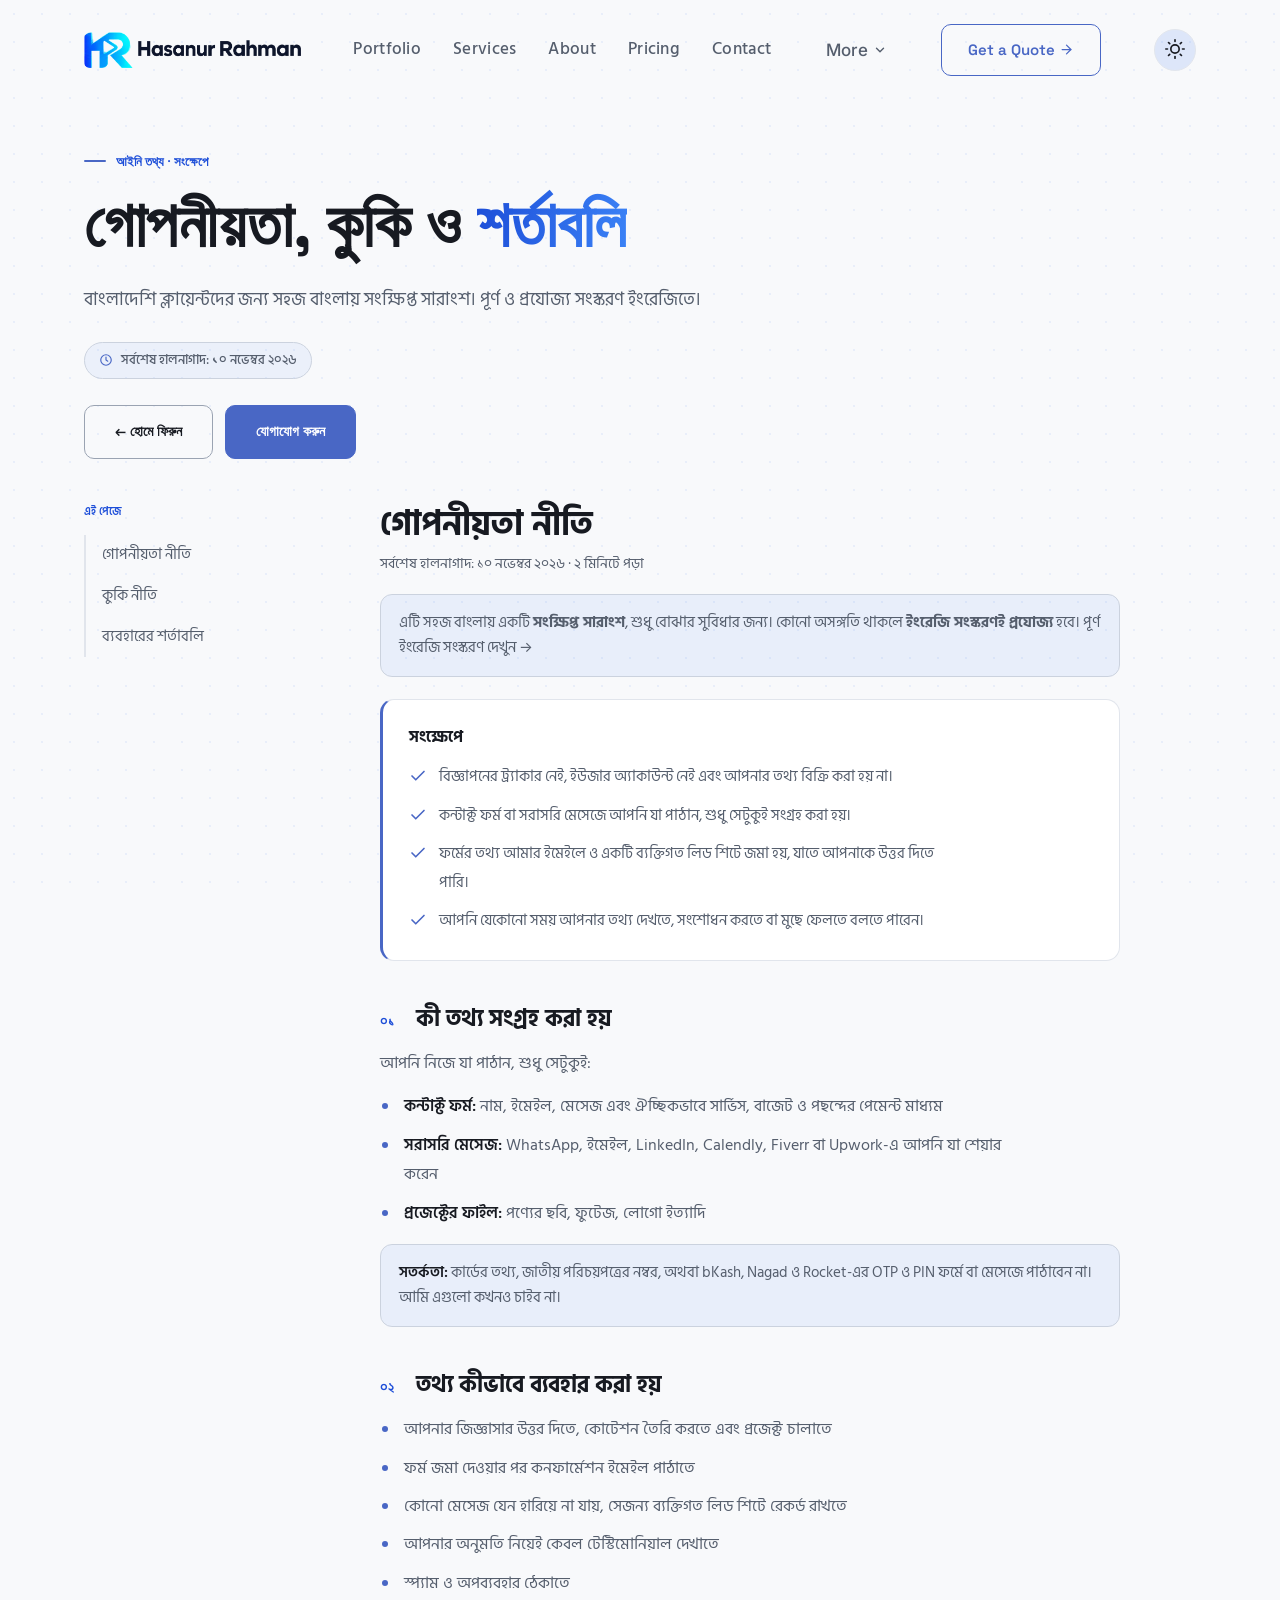
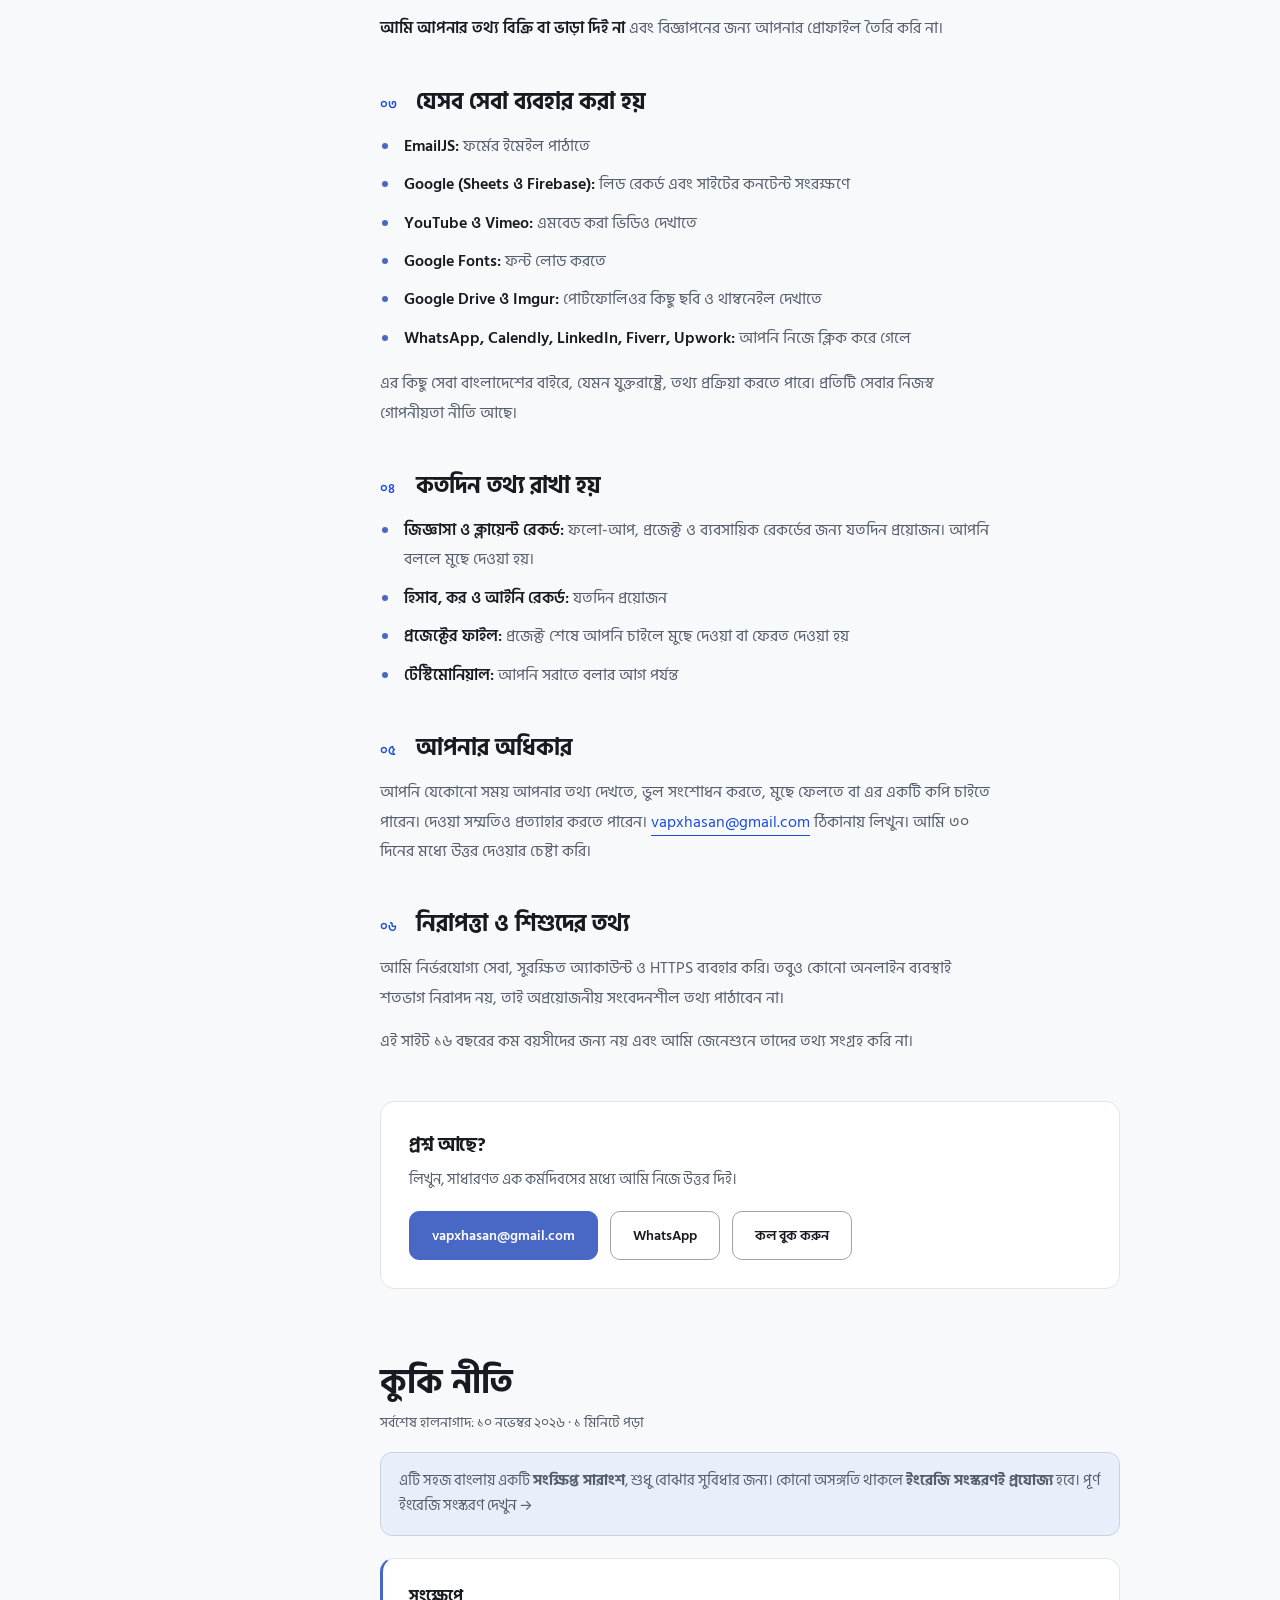
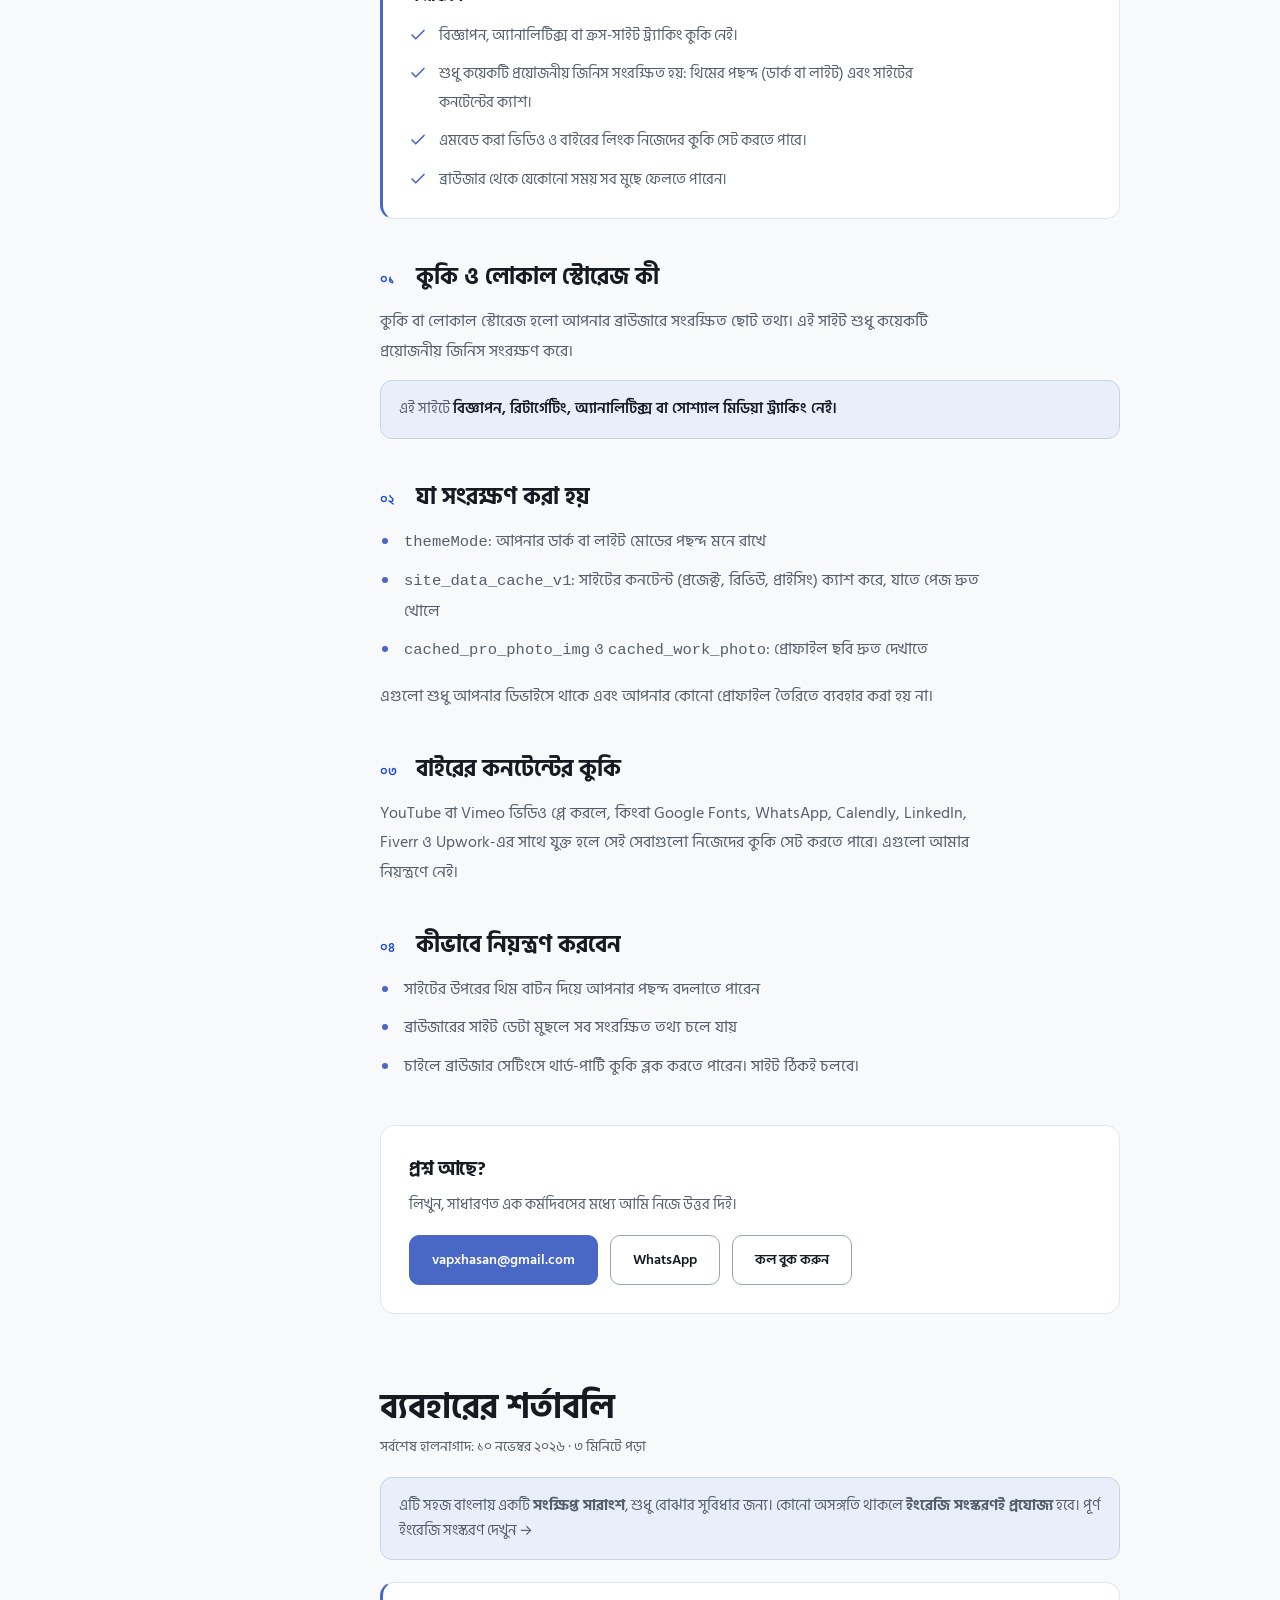
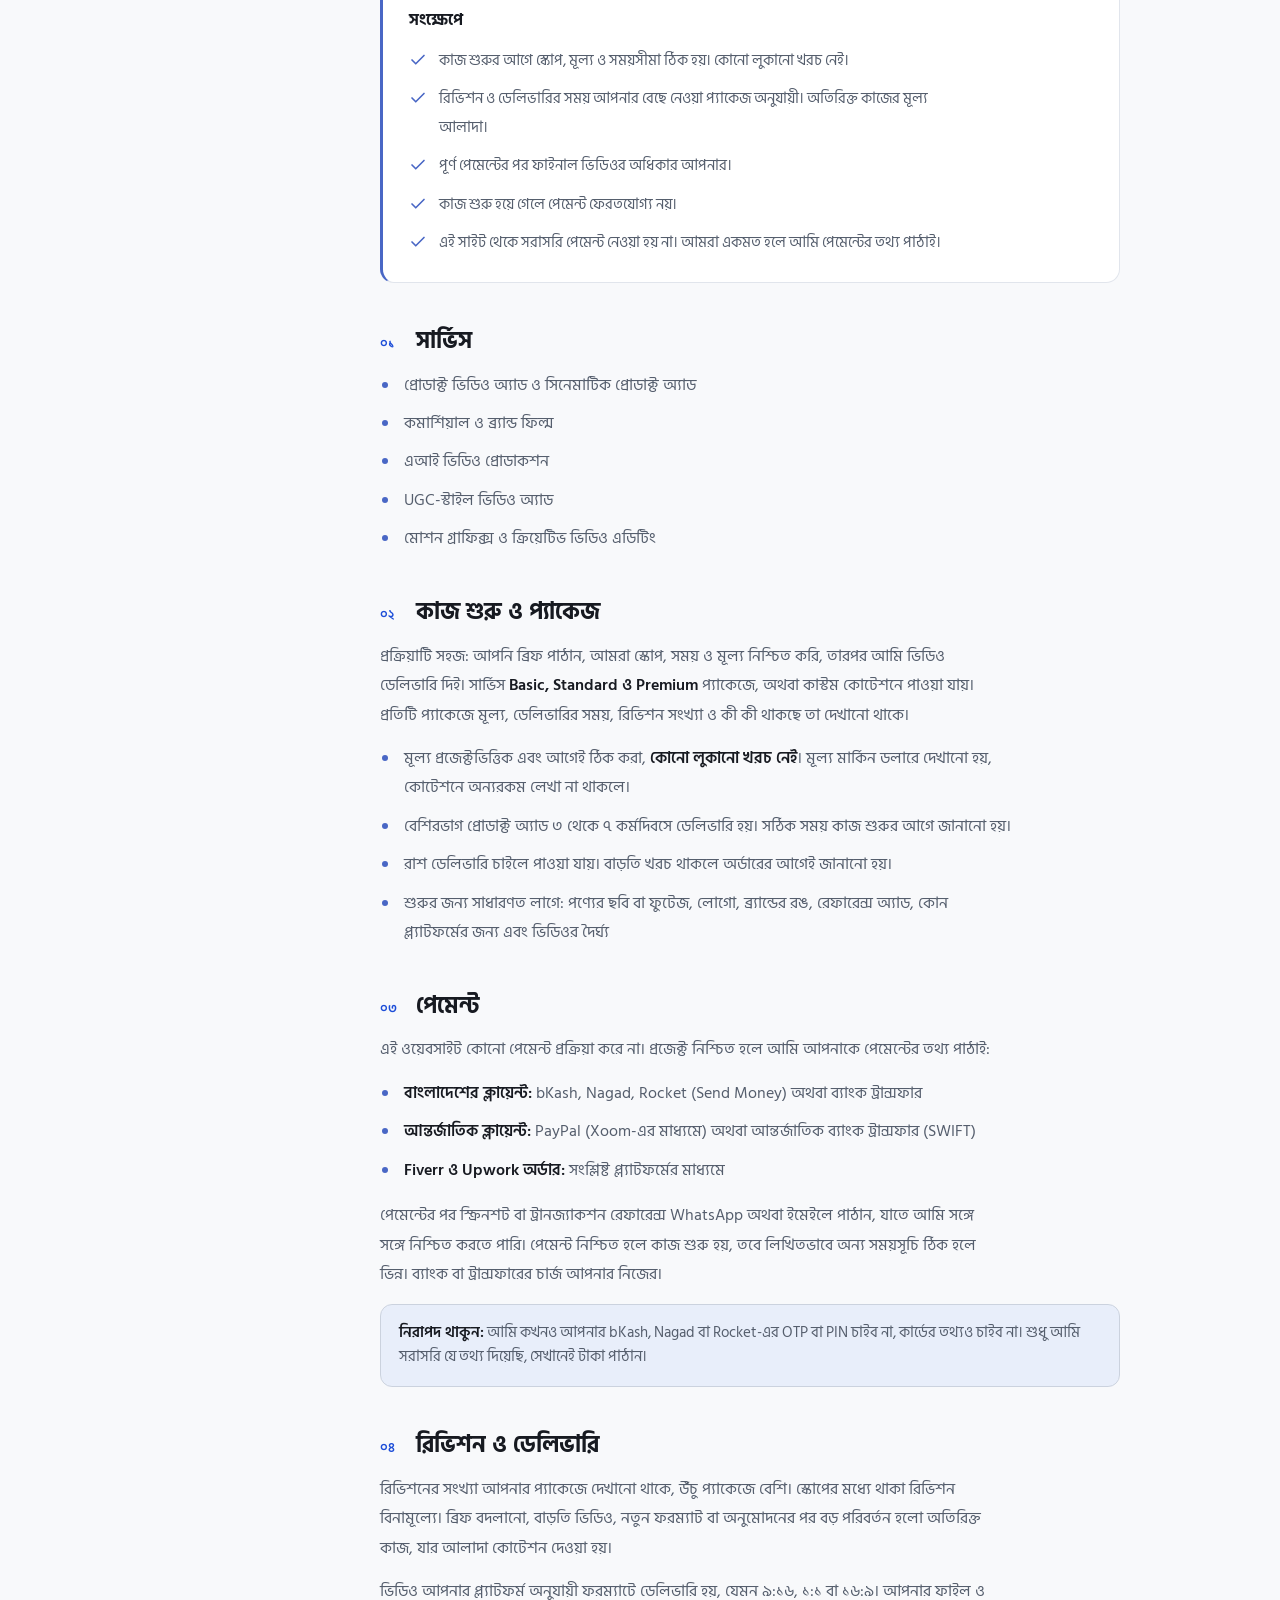
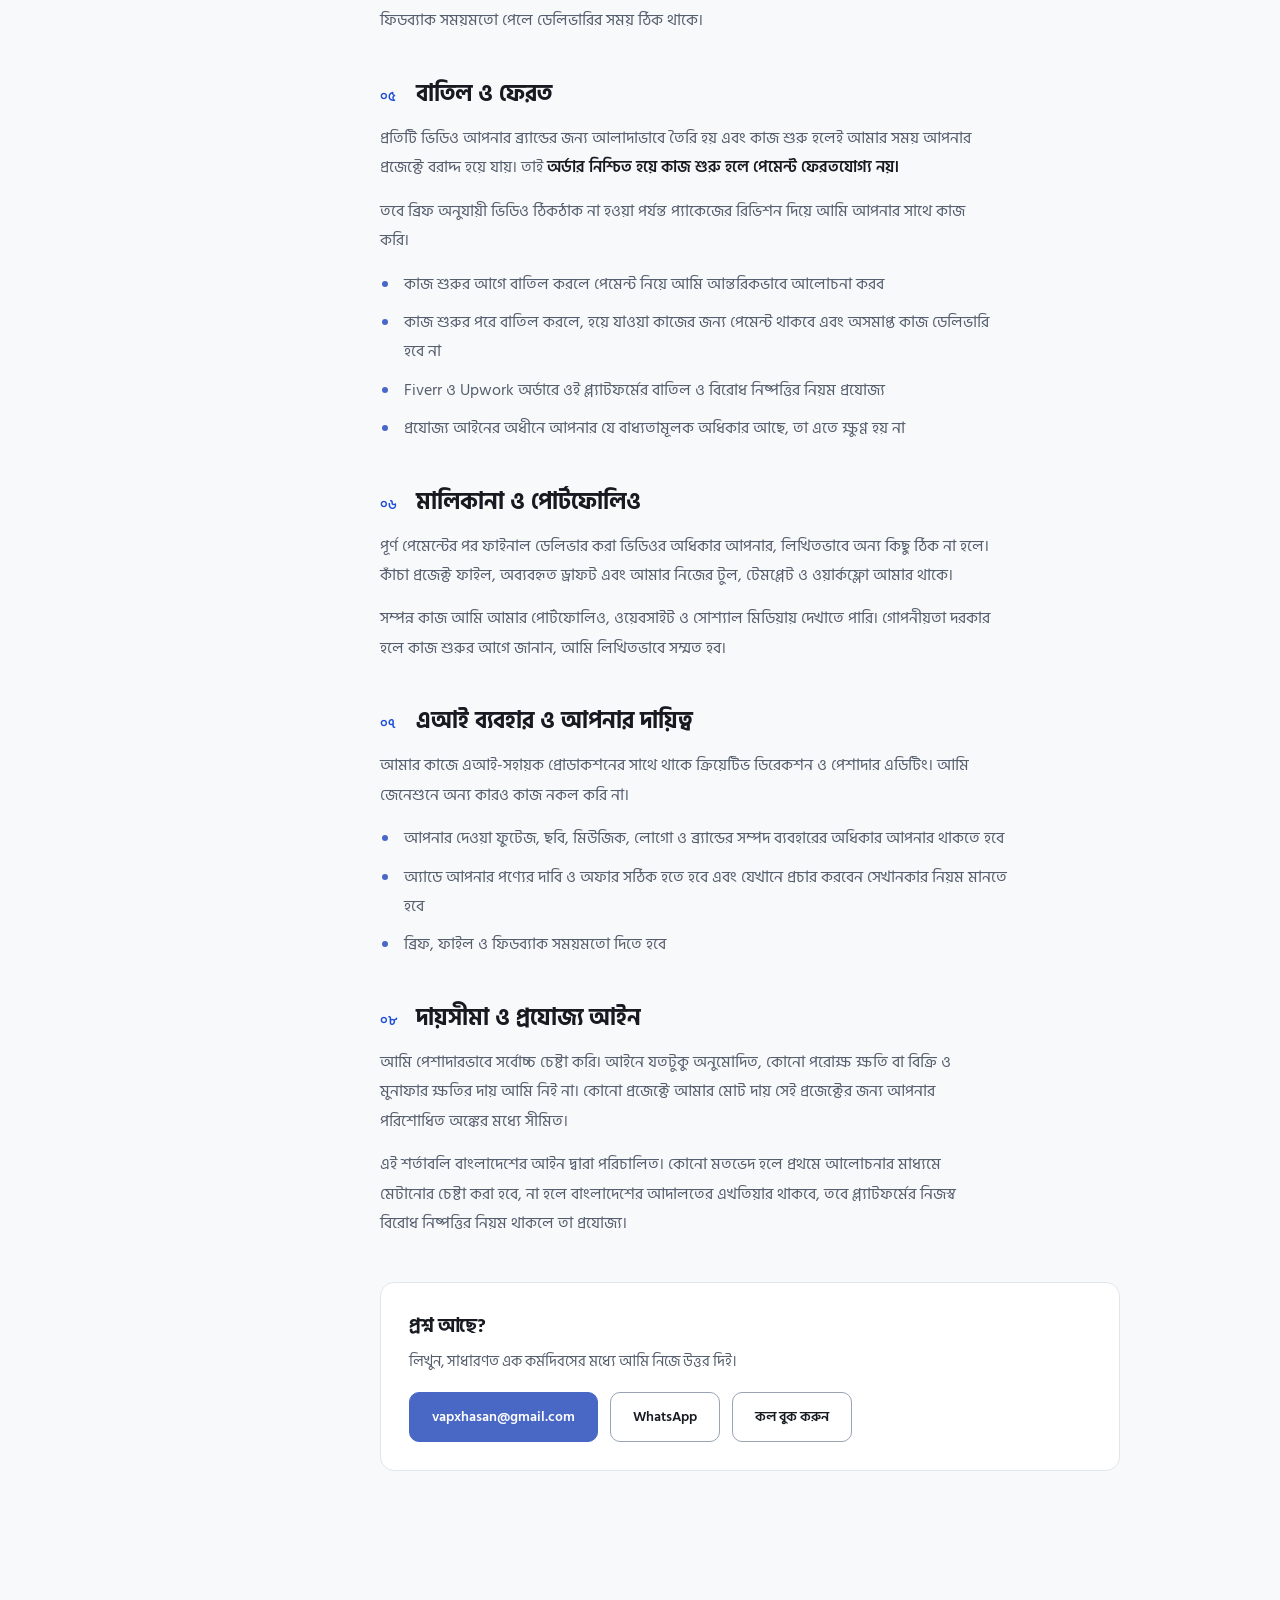
<file: legal-bn.html>
<!DOCTYPE html>
<html lang="bn">
<head>
<meta charset="UTF-8">
<meta name="viewport" content="width=device-width, initial-scale=1.0, viewport-fit=cover">
<title>গোপনীয়তা, কুকি ও শর্তাবলি (সংক্ষেপে) | Hasanur Rahman</title>
<meta name="description" content="বাংলাদেশি ক্লায়েন্টদের জন্য সহজ বাংলায় গোপনীয়তা নীতি, কুকি নীতি ও ব্যবহারের শর্তাবলির সংক্ষিপ্ত সারাংশ। পূর্ণ সংস্করণ ইংরেজিতে।">
<meta name="robots" content="index, follow">
<meta name="author" content="Hasanur Rahman">
<meta name="theme-color" content="#0F172A">
<link rel="canonical" href="https://vapxhasan.github.io/legal-bn.html">
<link rel="icon" type="image/png" href="favicon.png">
<meta property="og:type" content="website">
<meta property="og:title" content="গোপনীয়তা, কুকি ও শর্তাবলি (সংক্ষেপে) | Hasanur Rahman">
<meta property="og:url" content="https://vapxhasan.github.io/legal-bn.html">
<link rel="preconnect" href="https://fonts.googleapis.com">
<link rel="preconnect" href="https://fonts.gstatic.com" crossorigin>
<link href="https://fonts.googleapis.com/css2?family=Hind+Siliguri:wght@400;500;600;700&amp;family=Inter:wght@400;500;600;700;800&amp;family=Sora:wght@500;600;700;800&amp;display=swap" rel="stylesheet">
<script type="application/ld+json">{"@context": "https://schema.org", "@type": "WebPage", "inLanguage": "bn", "name": "গোপনীয়তা, কুকি ও শর্তাবলি (সংক্ষেপে) | Hasanur Rahman", "url": "https://vapxhasan.github.io/legal-bn.html", "dateModified": "2026-11-10", "isPartOf": {"@type": "WebSite", "name": "Hasanur Rahman", "url": "https://vapxhasan.github.io/"}}</script>
<style>
*, *::before, *::after{box-sizing: border-box; margin: 0; padding: 0;}
:root{--bg: #0F172A;
  --bg2: #111827;
  --card: #1E293B;
  --card2: #243247;
  --border: rgba(255,255,255,0.06);
  --border2: rgba(59,130,246,0.16);
  --indigo: #2563EB;
  --cyan: #3B82F6;
  --violet: #3B82F6;
  --white: #F8FAFC;
  --muted: #94A3B8;
  --glow-i: 0 0 20px rgba(37,99,235,0.22);
  --glow-c: 0 0 20px rgba(59,130,246,0.2);
  --font-display: 'Sora', 'Inter', sans-serif;
  --font-body: 'Inter', sans-serif;
  --font-mono: 'Inter', sans-serif;
  --btn-outline-border: rgba(255,255,255,0.28);
  --btn-outline-fill: rgba(255,255,255,0.045);
  --btn-ghost-border: rgba(255,255,255,0.2);
  --btn-ghost-fill: rgba(255,255,255,0.06);
  --marquee-bg: rgba(13,17,32,0.6);}
html{scroll-behavior: smooth;
  -webkit-text-size-adjust: 100%;
  -moz-text-size-adjust: 100%;
  text-size-adjust: 100%;}
body{background: var(--bg);
  color: var(--white);
  font-family: var(--font-body);
  font-size: 16px;
  line-height: 1.65;
  overflow-x: hidden;}
::selection{background: rgba(37,99,235,0.35); color: #fff;}
a{color: inherit; text-decoration: none;}
img{max-width: 100%; display: block;}
::-webkit-scrollbar{width: 5px;}
::-webkit-scrollbar-track{background: var(--bg);}
::-webkit-scrollbar-thumb{background: var(--indigo); border-radius: 10px;}
.container{max-width: 1160px; margin: 0 auto; padding: 0 24px;}
.section-label{font-family: var(--font-mono);
  font-size: 12px;
  letter-spacing: 3px;
  color: var(--cyan);
  text-transform: uppercase;
  margin-bottom: 12px;
  display: flex;
  align-items: center;
  gap: 10px;}
.section-label::before{content: '//'; color: var(--indigo);}
.section-title{font-family: var(--font-display);
  font-size: clamp(28px, 4vw, 44px);
  font-weight: 800;
  line-height: 1.15;
  margin-bottom: 16px;
  color: var(--white);}
.section-title span{background: linear-gradient(90deg, var(--indigo), var(--cyan)); -webkit-background-clip: text; -webkit-text-fill-color: transparent; background-clip: text;}
.section-sub{color: var(--muted); max-width: 540px; font-size: 15px;}
body::before{content: '';
  position: fixed;
  inset: 0;
  background-image: radial-gradient(rgba(148,163,184,0.05) 1px, transparent 1px);
  background-size: 28px 28px;
  pointer-events: none;
  z-index: 0;}
.btn-primary{display: inline-flex;
  align-items: center;
  gap: 8px;
  padding: 14px 30px;
  border-radius: 10px;
  font-family: var(--font-display);
  font-weight: 700;
  font-size: 14px;
  background: linear-gradient(135deg, var(--indigo), var(--violet));
  color: #fff;
  border: none;
  cursor: pointer;
  transition: transform .4s cubic-bezier(0.16,1,0.3,1), box-shadow .4s cubic-bezier(0.16,1,0.3,1);
  box-shadow: 0 4px 20px rgba(37,99,235,0.35);
  position: relative;
  overflow: hidden;
  text-decoration: none;}
.btn-primary::before{content: '';
  position: absolute;
  inset: 0;
  background: linear-gradient(135deg, var(--cyan), var(--indigo));
  opacity: 0;
  transition: opacity .4s cubic-bezier(0.16,1,0.3,1);}
.btn-primary:hover::before{opacity: 1;}
.btn-primary:hover{transform: translateY(-2px); box-shadow: 0 8px 32px rgba(37,99,235,0.5);}
.btn-primary span{position: relative; z-index: 1;}
.btn-primary .icon-inline{transition: transform .4s cubic-bezier(0.16,1,0.3,1);}
.btn-primary:hover .icon-inline{transform: translateX(5px);}
.btn-outline{display: inline-flex;
  align-items: center;
  gap: 8px;
  padding: 14px 30px;
  border-radius: 10px;
  font-family: var(--font-display);
  font-weight: 700;
  font-size: 14px;
  background: var(--btn-outline-fill);
  color: var(--white);
  border: 1.5px solid var(--btn-outline-border);
  cursor: pointer;
  transition: all .25s;
  text-decoration: none;}
.btn-outline:hover{border-color: var(--cyan); color: var(--cyan); box-shadow: var(--glow-c); transform: translateY(-2px);}
.reveal{opacity: 0; transform: translateY(30px); transition: opacity .7s ease, transform .7s ease;}
.reveal.visible{opacity: 1; transform: translateY(0);}
@media (max-width: 768px){.btn-primary, .btn-outline{padding: 12px 22px;
    font-size: 13px;
    width: 100%;
    justify-content: center;}}
@media (prefers-reduced-motion: reduce){*, *::before, *::after{animation-duration: 0.01ms !important; transition-duration: 0.01ms !important;}}
body.light-mode{--bg: #FFFFFF;
  --bg2: #F8FAFC;
  --card: #FFFFFF;
  --card2: #F1F5F9;
  --border: rgba(15,23,42,0.12);
  --border2: rgba(37,99,235,0.18);
  --white: #0A0E1A;
  --muted: #475569;
  --glow-i: 0 0 20px rgba(37,99,235,0.15);
  --glow-c: 0 0 20px rgba(59,130,246,0.14);
  --btn-outline-border: rgba(15,23,42,0.28);
  --btn-outline-fill: rgba(15,23,42,0.035);
  --btn-ghost-border: rgba(15,23,42,0.18);
  --btn-ghost-fill: rgba(15,23,42,0.045);
  --marquee-bg: rgba(241,245,249,0.85);}
body.light-mode::before{background-image: radial-gradient(rgba(37,99,235,0.07) 1px, transparent 1px);}
body{transition: background-color .3s ease, color .3s ease, border-color .3s ease, box-shadow .3s ease;}
:root{--r-sm:10px; --r-md:14px; --r-lg:20px; --shadow-hover:0 18px 44px rgba(2,6,23,0.38); --ring-hover:rgba(59,130,246,0.4); --section-y:80px; --glow-i:0 6px 22px rgba(37,99,235,0.28);}
body.light-mode{--shadow-hover:0 18px 44px rgba(15,23,42,0.12); --ring-hover:rgba(37,99,235,0.35);}
.section-sub{line-height:1.75;}
html{scroll-padding-top:80px;}
:root{--section-y:clamp(60px,8vw,96px); --head-gap:48px; --grid-gap:24px; --card-r:20px; --tile-r:14px; --card-pad:28px 24px;}
.section-label{margin-bottom:12px;}
.section-title{margin-bottom:14px;}
.section-sub{margin-bottom:0;}
@media (max-width:640px){:root{--head-gap:32px; --grid-gap:18px; --card-pad:24px 20px;}}
html.pf-lock, html.pf-lock body{overflow:hidden !important;}
:root{--section-y:clamp(72px,9vw,120px);--head-gap:56px;--grid-gap:26px;}
@media (max-width:640px){:root{--head-gap:36px;--grid-gap:18px;}}
.reveal{transform:translateY(14px);transition:opacity .5s ease,transform .5s ease;}
@media (prefers-reduced-motion:reduce){*, *::before, *::after{animation-duration:.01ms !important;animation-iteration-count:1 !important;transition-duration:.01ms !important;scroll-behavior:auto !important;}
.reveal{opacity:1 !important;transform:none !important;}}
.section-label{font-family:var(--font-body);font-size:12px;font-weight:700;letter-spacing:.16em;}
.section-label::before{content:"";display:inline-block;width:22px;height:2px;border-radius:2px;background:linear-gradient(90deg,var(--indigo),var(--cyan));}
:root{--r-sm:10px; --r-md:14px; --r-lg:20px; --lift:-4px; --shadow-hover:0 16px 40px rgba(2,6,23,.38);}
body.light-mode{--shadow-hover:0 16px 36px rgba(15,23,42,.14);}
html{-webkit-text-size-adjust: 100%; text-size-adjust: 100%; overflow-x: clip;}
body{overflow-x: clip;}
img{max-width: 100%;}
a{overflow-wrap: anywhere;}
@media (min-width: 1800px){html{font-size: 17px;}}
@media (max-width:768px){*, *::before, *::after{-webkit-backdrop-filter:none!important;backdrop-filter:none!important}}
html.pf-lock .mob-cta-bar, html.pf-lock #btt{visibility:hidden !important;}
:root{--section-y:clamp(52px,6vw,80px); --head-gap:36px;}
@media (max-width:640px){:root{--head-gap:28px;}}
html.qm-lock .mob-cta-bar, html.qm-lock .sticky-quote, html.qm-lock #btt{visibility:hidden;}
:root{--section-y:clamp(40px,4.4vw,60px); --head-gap:30px;}
@media (max-width:640px){:root{--head-gap:24px;}}
nav{position: fixed;
  top: 0; left: 0; right: 0;
  z-index: 1000;
  padding: 24px 0;
  transition: all .4s ease, top .3s ease;}
nav.scrolled{background: rgba(8,11,20,0.94);
  border-bottom: 1px solid var(--border);
  padding: 15px 0;}
nav .container{max-width: 1300px;}
.nav-inner{display: flex; align-items: center; justify-content: space-between; gap: 22px;}
.nav-logo{font-family: var(--font-display);
  font-size: 28px;
  font-weight: 800;
  background: linear-gradient(90deg, var(--indigo), var(--cyan));
  -webkit-background-clip: text;
  -webkit-text-fill-color: transparent;
  background-clip: text;
  flex-shrink: 0;
  white-space: nowrap;}
.nav-logo span{font-family: var(--font-mono); font-size: 15px; opacity: .5;}
.nav-links{display: flex;
  gap: 32px;
  list-style: none;
  flex-shrink: 1;
  min-width: 0;
  overflow-x: auto;
  scrollbar-width: none;
  -ms-overflow-style: none;
  white-space: nowrap;}
.nav-links::-webkit-scrollbar{display: none;}
.nav-links li{flex-shrink: 0;}
.nav-links a{font-size: 17px;
  font-weight: 500;
  color: var(--muted);
  letter-spacing: .3px;
  transition: color .2s;
  position: relative;}
.nav-links a::after{content: '';
  position: absolute;
  bottom: -3px; left: 0; right: 0;
  height: 1px;
  background: var(--indigo);
  transform: scaleX(0);
  transition: transform .2s;}
.nav-links a:hover{color: var(--white);}
.nav-links a:hover::after{transform: scaleX(1);}
.nav-cta{font-size: 15px;
  font-weight: 600;
  padding: 12px 26px;
  border-radius: 10px;
  border: 1px solid var(--indigo);
  color: var(--indigo);
  transition: all .2s;
  font-family: var(--font-display);
  flex-shrink: 0;
  white-space: nowrap;}
.nav-cta:hover{background: var(--indigo); color: #fff; box-shadow: var(--glow-i);}
.hamburger{display: none; flex-direction: column; gap: 5px; cursor: pointer; background: none; border: none; padding: 4px;}
.hamburger:focus-visible{outline: 2px solid var(--indigo); outline-offset: 3px; border-radius: 6px;}
.hamburger span{display: block; width: 24px; height: 2px; background: var(--white); border-radius: 2px; transition: all .3s;}
.nav-more-wrap{position: relative; display: block; flex-shrink: 0;}
.nav-more-btn{display: flex;
  align-items: center;
  gap: 5px;
  background: none;
  border: none;
  cursor: pointer;
  font-size: 17px;
  font-weight: 500;
  color: var(--muted);
  letter-spacing: .3px;
  font-family: var(--font-body);
  padding: 6px 2px;
  transition: color .2s;}
.nav-more-btn:hover, .nav-more-wrap.open .nav-more-btn{color: var(--white);}
.nav-more-arrow{font-size: 15px; transition: transform .2s; display: inline-block;}
.nav-more-wrap.open .nav-more-arrow{transform: rotate(180deg);}
.nav-more-dropdown{display: none;
  position: absolute;
  top: calc(100% + 14px);
  left: 50%;
  transform: translateX(-50%);
  background: var(--card);
  border: 1px solid var(--border);
  border-radius: 14px;
  padding: 10px;
  min-width: 225px;
  max-height: min(70vh, 480px);
  overflow-y: auto;
  overscroll-behavior: contain;
  box-shadow: 0 12px 32px rgba(0,0,0,0.4);
  z-index: 1200;
  animation: dropIn .2s ease;}
.nav-more-dropdown::-webkit-scrollbar{width: 5px;}
.nav-more-dropdown::-webkit-scrollbar-track{background: transparent;}
.nav-more-dropdown::-webkit-scrollbar-thumb{background: var(--indigo); border-radius: 10px;}
.nav-more-wrap.open .nav-more-dropdown{display: block;}
.nav-more-link{display: flex;
  align-items: center;
  gap: 10px;
  padding: 11px 14px;
  border-radius: 10px;
  font-size: 15px;
  font-weight: 500;
  color: var(--white);
  transition: background .15s;}
.nav-more-link .icon-inline{flex-shrink: 0; color: var(--cyan);}
.nav-more-link:hover{background: rgba(37,99,235,0.12);}
.nav-more-resume-row{display: flex; align-items: center; gap: 4px;}
.nav-more-resume-row .nav-more-link{flex: 1;}
.nav-more-resume-edit{width: 30px; height: 30px;
  flex-shrink: 0;
  border-radius: 10px;
  background: rgba(59,130,246,0.1);
  border: 1px solid var(--border2);
  color: var(--cyan);
  font-size: 12px;
  cursor: pointer;
  display: none;
  align-items: center;
  justify-content: center;
  transition: all .2s;}
.nav-more-resume-edit:hover{background: rgba(59,130,246,0.2);}
.nav-settings-wrap{position: relative; display: block; flex-shrink: 0;}
.nav-settings-btn{width: 42px; height: 42px;
  border-radius: 50%;
  background: rgba(37,99,235,0.12);
  border: 1px solid var(--border);
  color: var(--white);
  font-size: 20px;
  cursor: pointer;
  display: flex;
  align-items: center;
  justify-content: center;
  transition: all .2s;
  flex-shrink: 0;}
.nav-settings-btn:hover{background: rgba(37,99,235,0.25); border-color: var(--indigo);}
.drawer-backdrop{display: none;
  position: fixed;
  top: 0; left: 0; right: 0; bottom: 0;
  z-index: 1001;
  background: rgba(0,0,0,0.6);
  backdrop-filter: blur(4px);}
.drawer-backdrop.open{display: block;}
.mobile-menu{position: fixed;
  top: 0; right: 0; bottom: 0;
  width: 78vw;
  max-width: 300px;
  z-index: 1002;
  background: rgba(8,11,20,0.98);
  border-left: 1px solid var(--border);
  padding: 20px 20px 32px;
  display: flex;
  flex-direction: column;
  gap: 0;
  transform: translateX(105%);
  transition: transform .35s cubic-bezier(.4,0,.2,1);
  overflow-y: auto;}
.mobile-menu.open{transform: translateX(0);}
.drawer-header{display: flex;
  align-items: center;
  justify-content: space-between;
  margin-bottom: 16px;
  padding-bottom: 16px;
  border-bottom: 1px solid var(--border);}
.drawer-logo{font-family: var(--font-display);
  font-size: 17px;
  font-weight: 800;
  background: linear-gradient(90deg, var(--indigo), var(--cyan));
  -webkit-background-clip: text;
  -webkit-text-fill-color: transparent;
  background-clip: text;}
.mobile-menu .close-btn{width: 34px; height: 34px;
  border-radius: 50%;
  background: rgba(37,99,235,0.12);
  border: 1px solid var(--border);
  color: var(--white);
  font-size: 16px;
  cursor: pointer;
  display: flex;
  align-items: center;
  justify-content: center;
  position: static;
  transition: all .2s;
  flex-shrink: 0;}
.mobile-menu .close-btn:hover{background: rgba(37,99,235,0.25);}
.mobile-menu .mm-link{font-family: var(--font-display);
  font-size: 16px;
  font-weight: 600;
  color: var(--muted);
  padding: 13px 0;
  border-bottom: 1px solid rgba(255,255,255,0.05);
  transition: color .2s, padding-left .2s;
  display: flex;
  align-items: center;
  gap: 10px;}
.mobile-menu > .mm-link:last-child{border-bottom: none;}
.mobile-menu .mm-link:hover{color: var(--white); padding-left: 6px;}
.drawer-hire-btn{margin-top: 28px;
  padding: 13px 20px;
  background: linear-gradient(135deg, var(--indigo), var(--violet));
  color: #fff !important;
  border-radius: 10px;
  text-align: center;
  font-weight: 700 !important;
  font-size: 14px !important;
  border-bottom: none !important;
  padding-left: 20px !important;
  box-shadow: var(--glow-i);}
#btt{position: fixed;
  bottom: 90px; right: 30px;
  width: 46px; height: 46px;
  border-radius: 50%;
  background: linear-gradient(135deg, var(--indigo), var(--violet));
  border: none;
  color: #fff;
  font-size: 18px;
  cursor: pointer;
  display: flex; align-items: center; justify-content: center;
  box-shadow: 0 4px 20px rgba(37,99,235,0.4);
  opacity: 0;
  transform: translateY(20px);
  transition: all .3s;
  z-index: 900;}
#btt.show{opacity: 1; transform: translateY(0);}
#btt:hover{transform: translateY(-3px); box-shadow: 0 8px 30px rgba(37,99,235,0.6);}
@media (max-width: 600px){#btt{bottom: 68px; right: 22px; width: 38px; height: 38px; font-size: 15px;}}
@media (min-width: 901px) and (max-width: 1180px){.nav-inner{gap: 14px;}
.nav-links{gap: 18px;}
.nav-links a{font-size: 15px;}
.nav-more-btn{font-size: 15px;}
.nav-cta{padding: 10px 18px; font-size: 14px;}
.nav-settings-btn{width: 38px; height: 38px; font-size: 17px;}}
@media (max-width: 900px){.nav-links{display: none;}
.nav-more-wrap{display: none;}
.nav-cta{display: none;}
.hamburger{display: flex; justify-content: center; padding: 14px 10px; margin-right: -10px; flex-shrink: 0; -webkit-tap-highlight-color: transparent;}
.nav-inner{gap: 10px;}
.nav-logo{flex: 1 1 auto;
    flex-shrink: 1;
    min-width: 0;
    overflow: hidden;
    text-overflow: ellipsis;
    font-size: 20px;}
.nav-logo span{display: none;}
.nav-settings-wrap{flex-shrink: 0; margin-right: 6px;}
.nav-settings-btn{width: 38px; height: 38px; font-size: 17px;}}
body.light-mode nav.scrolled{background: rgba(255,255,255,0.92); box-shadow: 0 1px 0 rgba(15,23,42,0.06);}
body.light-mode .mobile-menu{background: rgba(255,255,255,0.98);}
#scrollProgress{position:absolute; left:0; right:0; bottom:-1px; height:2px; background:linear-gradient(90deg,var(--indigo),var(--cyan)); transform:scaleX(0); transform-origin:left; z-index:2; pointer-events:none;}
.nav-links a.active{color:var(--white);}
.nav-links a.active::after{transform:scaleX(1);}
.nav-more-btn.active{color:var(--white);}
.mm-link.active{color:var(--indigo);}
@media (max-width:768px){#btt{bottom:calc(84px + env(safe-area-inset-bottom,0px)) !important;}}
.nav-logo{display:inline-flex; align-items:center; background:none; -webkit-text-fill-color:initial; line-height:0;}
.nav-logo-img{display:block; height:36px; width:auto; max-width:100%; transition:opacity .25s ease, transform .25s ease;}
.nav-logo:hover .nav-logo-img{opacity:.88; transform:translateY(-1px);}
.nav-logo-light{display:none;}
body.light-mode .nav-logo-dark{display:none;}
body.light-mode .nav-logo-light{display:block;}
@media (max-width:900px){.nav-logo-img{height:30px;}}
@media (max-width:380px){.nav-logo-img{height:26px;}}
@media (prefers-reduced-motion:reduce){.nav-logo-img{transition:none;}
.nav-logo:hover .nav-logo-img{transform:none;}}
.nav-more-resume-row{display:none !important;}
.nav-more-resume-row{border-top:1px solid var(--border);margin-top:6px;padding-top:6px;}
.nav-more-btn .nav-more-arrow{display:inline-flex;align-items:center;font-size:0;}
.nav-more-dropdown{min-width:276px;padding:8px;border-radius:14px;box-shadow:0 18px 48px rgba(2,6,23,.28);}
.nav-more-link{align-items:center;gap:12px;padding:9px 10px;border-radius:10px;}
.nav-more-ico{width:34px;height:34px;border-radius:10px;display:flex;align-items:center;justify-content:center;flex:0 0 auto;background:rgba(37,99,235,.12);color:var(--cyan);transition:background .15s,color .15s;}
.nav-more-ico svg{width:17px;height:17px;}
.nav-more-text b{display:block;font-size:14px;font-weight:600;color:var(--white);line-height:1.25;}
.nav-more-text small{display:block;font-size:12px;font-weight:400;color:var(--muted);margin-top:2px;line-height:1.3;}
.nav-more-link:hover .nav-more-ico{background:var(--indigo);color:#fff;}
.nav-svc{display:flex;align-items:center;gap:2px;}
.nav-svc-toggle{display:inline-flex;align-items:center;justify-content:center;background:none;border:0;cursor:pointer;color:var(--muted);padding:6px 4px;border-radius:6px;transition:color .2s;}
.nav-svc-toggle svg{display:block;transition:transform .2s;}
.nav-svc-toggle:hover, .nav-svc.open .nav-svc-toggle{color:var(--white);}
.nav-svc.open .nav-svc-toggle svg{transform:rotate(180deg);}
.nav-svc-toggle:focus-visible, .nav-svc-item:focus-visible, .nav-svc-all:focus-visible{outline:2px solid var(--cyan);outline-offset:2px;}
.nav-svc.no-sub .nav-svc-toggle{display:none;}
.nav-svc-dd{display:none;position:absolute;top:70px;left:0;z-index:1200;width:min(340px,calc(100vw - 24px));max-height:min(70vh,500px);overflow-y:auto;overscroll-behavior:contain;padding:8px;background:var(--card);border:1px solid var(--border);border-radius:14px;box-shadow:0 18px 48px rgba(2,6,23,.32);}
.nav-svc-dd.open{display:block;animation:dropIn .2s ease;}
.nav-svc-dd::before{content:"";position:absolute;left:0;right:0;top:-18px;height:18px;}
.nav-svc-dd::-webkit-scrollbar{width:5px;}
.nav-svc-dd::-webkit-scrollbar-thumb{background:var(--indigo);border-radius:10px;}
.nav-svc-item{display:flex;align-items:center;gap:12px;width:100%;padding:9px 10px;border:0;border-radius:10px;background:none;color:var(--white);text-align:left;font:inherit;cursor:pointer;transition:background .15s;}
.nav-svc-item:hover, .nav-svc-item:focus-visible{background:rgba(37,99,235,.12);}
.nav-svc-ico{display:flex;align-items:center;justify-content:center;flex:0 0 auto;width:34px;height:34px;border-radius:10px;font-size:17px;background:rgba(37,99,235,.12);color:var(--cyan);transition:background .15s,color .15s;}
.nav-svc-item:hover .nav-svc-ico, .nav-svc-item:focus-visible .nav-svc-ico{background:var(--indigo);color:#fff;}
.nav-svc-tx{display:flex;flex-direction:column;min-width:0;}
.nav-svc-tx b{font-size:14px;font-weight:600;line-height:1.3;color:var(--white);}
.nav-svc-tx small{margin-top:2px;font-size:11.5px;font-weight:500;color:var(--cyan);line-height:1.2;}
.nav-svc-all{display:flex;align-items:center;justify-content:space-between;margin:6px 2px 0;padding:11px 12px;border-top:1px solid var(--border);border-radius:0 0 10px 10px;font-size:13.5px;font-weight:600;color:var(--cyan);}
.nav-svc-all:hover{background:rgba(37,99,235,.08);}
@media (max-width:900px){.nav-svc-dd{display:none !important;}}
@media (prefers-reduced-motion:reduce){.nav-svc-dd.open{animation:none;}}
.mm-svc-item{width:100%;background:none;border-top:0;border-left:0;border-right:0;text-align:left;cursor:pointer;font-size:15px;}
.mm-svc-item svg{flex:0 0 auto;color:var(--cyan);}
@media (max-width:768px){#btt{width:38px !important;height:38px !important;}}
#btt{visibility:hidden;pointer-events:none;transition:opacity .3s,transform .3s,visibility 0s linear .3s;}
#btt.show{visibility:visible;pointer-events:auto;opacity:.92;transition-delay:0s;}
#btt.show:hover{opacity:1;}
@media (max-width: 768px){#btt{margin-bottom: env(safe-area-inset-bottom, 0px);}}
@media (min-width: 1025px){nav .container{max-width: 1160px;}}
footer{background: var(--bg2);
  border-top: 1px solid var(--border);
  padding: 50px 0 30px;}
.footer-inner{display: flex; justify-content: space-between; align-items: stretch; flex-wrap: wrap; gap: 32px; margin-bottom: 40px;}
.footer-meta{display: flex; flex-direction: column; gap: 6px; margin-bottom: 18px;}
.footer-meta-item{font-size: 13px; color: var(--muted); line-height: 1.6; display: flex; align-items: flex-start; gap: 6px;}
.footer-meta-item svg{flex-shrink: 0; margin-top: 2px; color: var(--indigo);}
.footer-meta-item a{color: var(--muted); transition: color .2s;}
.footer-meta-item a:hover{color: var(--cyan);}
.footer-legal-mobile{display: none;}
.footer-socials{display: flex; gap: 10px; margin-top: 8px;}
.social-btn{width: 38px; height: 38px;
  border-radius: 10px;
  border: 1px solid var(--border);
  display: flex; align-items: center; justify-content: center;
  font-size: 16px;
  transition: all .2s;
  color: var(--muted);
  background: transparent;}
.social-btn:hover{border-color: var(--indigo); color: var(--white); background: rgba(37,99,235,0.1); transform: translateY(-2px);}
.social-btn img{width: 17px; height: 17px; object-fit: contain;}
.footer-bottom{border-top: 1px solid var(--border); padding-top: 24px; display: flex; justify-content: center; align-items: center; flex-wrap: wrap; gap: 20px;}
.footer-backtotop{display: inline-flex; align-items: center; gap: 8px;
  padding: 9px 18px;
  border: 1px solid var(--btn-outline-border);
  background: var(--btn-outline-fill);
  border-radius: 999px;
  color: var(--white);
  font-family: var(--font-display);
  font-size: 13px;
  font-weight: 600;
  transition: all .25s;}
.footer-backtotop svg{transition: transform .25s; color: var(--cyan);}
.footer-backtotop:hover{border-color: var(--indigo); background: rgba(37,99,235,0.12);}
.footer-backtotop:hover svg{transform: translateY(-3px);}
.footer-copy{font-size: 12px; color: var(--muted);}
.footer-copy span{color: var(--indigo);}
@media (max-width: 768px){.footer-inner{flex-direction: column; align-items: stretch; gap: 0;}
.footer-meta-item{justify-content: center;}
.footer-socials{justify-content: center;}
.footer-bottom{flex-direction: column; text-align: center; gap: 16px;}
footer{padding-bottom: 132px;}
.footer-legal-mobile{display: flex; align-items: center; justify-content: center; flex-wrap: wrap;
    gap: 8px; font-size: 13px; color: var(--muted); font-family: var(--font-mono);
    padding-bottom: 8px;
    width: 100%;}
.footer-legal-mobile a{color: var(--muted); padding: 6px 2px; transition: color .2s; display: inline-flex; align-items: center; gap: 6px;}
.footer-legal-mobile a svg{flex-shrink: 0; color: var(--indigo); transition: color .2s;}
.footer-legal-mobile a:hover{color: var(--cyan);}
.footer-legal-mobile a:hover svg{color: var(--cyan);}
.footer-legal-dot{color: var(--border2); font-size: 10px;}}
.footer-legal-mobile{display:flex !important;flex-wrap:nowrap;align-items:center;justify-content:center;gap:clamp(6px,2vw,14px);font-family:var(--font-body);font-size:clamp(10.5px,3.1vw,12.5px);white-space:nowrap;padding-bottom:4px;}
.footer-legal-mobile a svg{display:none;}
.footer-legal-mobile a{padding:6px 0;}
.footer-legal-dot{opacity:.6;}
footer .ft-grid{display:grid;grid-template-columns:1.8fr 1fr 1fr;gap:56px;margin-bottom:44px;align-items:start;}
.ft-name{font-family:var(--font-display);font-size:22px;font-weight:800;color:var(--white);letter-spacing:-.3px;}
.ft-role{font-size:14px;font-weight:600;color:var(--cyan);margin:4px 0 14px;}
.ft-tag{font-size:14px;line-height:1.7;color:var(--muted);max-width:340px;margin:0 0 20px;}
.ft-cta{display:inline-flex;align-items:center;gap:8px;padding:12px 22px;border-radius:10px;background:linear-gradient(135deg,var(--indigo),var(--cyan));color:#fff;font-family:var(--font-display);font-size:14px;font-weight:700;text-decoration:none;box-shadow:0 8px 22px rgba(37,99,235,.28);margin-bottom:24px;transition:transform .2s,box-shadow .2s;}
.ft-cta:hover{transform:translateY(-2px);box-shadow:0 12px 28px rgba(37,99,235,.38);}
.ft-brand .footer-meta{margin-bottom:16px;}
.ft-brand .footer-meta-item, .ft-brand .footer-socials{justify-content:flex-start;}
.ft-brand .footer-socials{margin-top:0;}
.ft-title{font-family:var(--font-body);font-size:14px;font-weight:700;letter-spacing:0;color:var(--white);margin-bottom:6px;}
.ft-col{display:flex;flex-direction:column;gap:12px;}
.ft-col a{font-size:14px;color:var(--muted);text-decoration:none;transition:color .2s,transform .2s;}
.ft-col a:hover{color:var(--white);transform:translateX(3px);}
@media (max-width:900px){footer .ft-grid{grid-template-columns:1fr 1fr;gap:36px 24px;margin-bottom:36px;}
.ft-brand{grid-column:1 / -1;}}
.footer-legal-mobile a{color:var(--muted);text-decoration:none;transition:color .2s;}
.footer-legal-mobile a:hover{color:var(--white);}
@media (min-width:769px){.footer-bottom{justify-content:space-between;flex-wrap:nowrap;gap:24px;}
.footer-bottom .footer-copy{order:1;}
.footer-bottom .footer-legal-mobile{order:2;}
.footer-bottom .footer-backtotop{order:3;}}
.ft-brand .footer-socials{flex-wrap:nowrap;gap:clamp(6px,2vw,10px);}
.ft-brand .social-btn{flex:0 0 auto;width:clamp(32px,9vw,38px);height:clamp(32px,9vw,38px);}
footer{content-visibility:auto;contain-intrinsic-size:auto 800px}

/* ===== legal pages: only what the main stylesheet doesn't already provide ===== */
:root{--acc-text:#60A5FA}
body.light-mode{--acc-text:#1D4ED8}
.page-hero .section-label{color:var(--acc-text)}
#hero.page-hero{min-height:0;display:block;padding-top:150px;padding-bottom:44px;background:linear-gradient(180deg,#0A0F1C 0%,var(--bg) 100%);isolation:isolate}
body.light-mode #hero.page-hero{background:none}
.page-hero .hero-h1{font-size:clamp(34px,5.4vw,64px);font-weight:800;line-height:1.12;letter-spacing:-.035em;margin-bottom:18px}
.page-hero .hero-h1 .g{background:linear-gradient(95deg,#93C5FD 0%,#3B82F6 100%);-webkit-background-clip:text;background-clip:text;-webkit-text-fill-color:transparent}
body.light-mode .page-hero .hero-h1 .g{background:linear-gradient(95deg,#1D4ED8,#3B82F6);-webkit-background-clip:text;background-clip:text}
.page-hero .hero-sub{margin-bottom:26px;max-width:640px;text-wrap:pretty}
.page-meta{display:flex;flex-wrap:wrap;gap:10px;margin-bottom:26px}
.chip{display:inline-flex;align-items:center;gap:8px;font-size:12.5px;font-weight:500;color:var(--muted);padding:7px 14px;border-radius:999px;border:1px solid var(--border2);background:rgba(37,99,235,.06)}
.chip svg{width:14px;height:14px;color:var(--indigo)}
.page-hero .hero-btns{display:flex;flex-wrap:wrap;gap:12px}
.skip{position:absolute;left:-999px;top:8px;background:var(--indigo);color:#fff;padding:10px 16px;border-radius:8px;z-index:2000;font-weight:600;font-size:14px}
.skip:focus{left:12px}

.legal-wrap{position:relative;z-index:1;padding-bottom:96px}
.legal-layout{display:grid;grid-template-columns:240px minmax(0,1fr);gap:56px;align-items:start}
.legal-toc{position:sticky;top:96px;max-height:calc(100vh - 120px);overflow:auto}
.legal-toc-title{font-size:11px;letter-spacing:2px;text-transform:uppercase;color:var(--acc-text);margin-bottom:14px;font-weight:600}
.legal-toc a{display:block;font-size:13.5px;color:var(--muted);padding:8px 0 8px 16px;border-left:2px solid var(--border);transition:color .2s,border-color .2s}
.legal-toc a:hover{color:var(--white)}
.legal-toc a.active{color:var(--white);border-left-color:var(--indigo);font-weight:600}
.legal-toc-m{display:none;margin-bottom:26px;border:1px solid var(--border);border-radius:12px;background:var(--card)}
.legal-toc-m summary{cursor:pointer;list-style:none;padding:14px 16px;font-weight:600;font-size:14px;color:var(--white);display:flex;justify-content:space-between;align-items:center}
.legal-toc-m summary::-webkit-details-marker{display:none}
.legal-toc-m summary::after{content:'+';font-size:18px;color:var(--indigo)}
.legal-toc-m[open] summary::after{content:'\2212'}
.legal-toc-m .tm-links{padding:0 16px 10px;display:flex;flex-direction:column}
.legal-toc-m a{font-size:14px;color:var(--muted);padding:9px 0;border-top:1px solid var(--border)}

.legal-content{max-width:740px}
.glance{background:var(--card);border:1px solid var(--border);border-left:3px solid var(--indigo);border-radius:14px;padding:24px 26px;margin-bottom:44px}
.glance h2{font-family:var(--font-display);font-size:16px;color:var(--white);margin-bottom:12px;font-weight:700}
.glance ul{list-style:none;display:grid;gap:10px}
.glance li{display:flex;gap:12px;font-size:15px;color:var(--muted)}
.glance li svg{width:18px;height:18px;color:var(--indigo);flex-shrink:0;margin-top:4px}
.sec{margin-bottom:44px;scroll-margin-top:100px}
.sec h2{font-family:var(--font-display);font-size:23px;line-height:1.3;color:var(--white);font-weight:800;letter-spacing:-.01em;margin-bottom:14px;display:flex;gap:12px;align-items:baseline}
.sec h2 .n{font-size:13px;font-weight:600;color:var(--acc-text);min-width:24px}
.sec p{margin-bottom:14px;font-size:15.5px;color:var(--muted)}
.sec ul{margin:0 0 16px;padding-left:20px;font-size:15.5px;color:var(--muted)}
.sec li{margin-bottom:9px;padding-left:4px}
.sec li::marker{color:var(--indigo)}
.sec strong{color:var(--white);font-weight:600}
.sec a.link{color:var(--acc-text);border-bottom:1px solid currentColor}
.sec a.link:hover{opacity:.85}
.note{background:rgba(37,99,235,.07);border:1px solid var(--border2);border-radius:12px;padding:16px 18px;margin:18px 0;font-size:14.5px;color:var(--muted)}
.tbl{overflow-x:auto;margin:16px 0 22px;border:1px solid var(--border);border-radius:12px;background:var(--card)}
.tbl table{width:100%;border-collapse:collapse;font-size:14px;min-width:520px}
.tbl th,.tbl td{text-align:left;padding:12px 16px;border-bottom:1px solid var(--border);vertical-align:top;color:var(--muted)}
.tbl tr:last-child td{border-bottom:0}
.tbl th{color:var(--white);background:var(--card2);font-size:11.5px;letter-spacing:.08em;text-transform:uppercase;font-weight:700}
.tbl td strong{color:var(--white)}
.tbl td code{font-family:ui-monospace,SFMono-Regular,Menlo,monospace;font-size:12.5px;background:var(--card2);padding:2px 7px;border-radius:6px;color:var(--white)}
.legal-contact{background:var(--card);border:1px solid var(--border);border-radius:14px;padding:28px}
.legal-contact h3{font-family:var(--font-display);font-size:19px;color:var(--white);margin-bottom:6px;font-weight:700}
.legal-contact p{color:var(--muted);font-size:14.5px;margin-bottom:18px}
.legal-contact .row{display:flex;flex-wrap:wrap;gap:12px}
.legal-contact .btn-primary,.legal-contact .btn-outline{padding:12px 22px}
.legal-cross{display:flex;flex-wrap:wrap;gap:10px;margin-top:40px;padding-top:26px;border-top:1px solid var(--border)}
.legal-cross a{font-size:13.5px;color:var(--muted);padding:10px 16px;border-radius:10px;border:1px solid var(--border);transition:all .2s}
.legal-cross a:hover{color:var(--white);border-color:var(--indigo);background:rgba(37,99,235,.06)}
.legal-cross a.current{color:var(--acc-text);border-color:var(--border2);background:rgba(37,99,235,.08);pointer-events:none}
@media(max-width:900px){
  .legal-layout{grid-template-columns:minmax(0,1fr);gap:0}
  .legal-toc{display:none}.legal-toc-m{display:block}
  #hero.page-hero{padding-top:118px;padding-bottom:30px}
}
@media(max-width:560px){.glance{padding:20px}.sec h2{font-size:20px}}
@media print{
  nav,.mobile-menu,.drawer-backdrop,footer,#btt,.legal-toc,.legal-toc-m,.legal-cross,.hero-btns,.legal-contact .row,.skip{display:none!important}
  body,body::before{background:#fff!important;color:#000}
  #hero.page-hero{padding-top:0;background:none}
  .hero-h1,.hero-h1 .g,.sec h2,.sec strong,.tbl th{color:#000!important;-webkit-text-fill-color:#000!important;background:none!important}
  .sec p,.sec li,.tbl td,.hero-sub,.glance li{color:#111!important}
  .legal-layout{display:block}.legal-content{max-width:none}
}


body.bn-page,.bn-doc,.bn-doc *:not(code){font-family:'Hind Siliguri','Noto Sans Bengali','Kalpurush',var(--font-body),sans-serif}
.bn-doc code{font-family:ui-monospace,SFMono-Regular,Menlo,monospace}
.bn-doc{margin-bottom:72px;scroll-margin-top:100px}
.bn-doc .sec p,.bn-doc .sec li,.bn-doc .glance li{line-height:1.9}
.bn-doc .sec h2,.bn-doc .glance h2{font-weight:700;letter-spacing:0}
.bn-head{margin-bottom:18px}
.bn-title{font-size:clamp(26px,4vw,34px);font-weight:700;line-height:1.3;color:var(--white);letter-spacing:0;margin-bottom:6px}
.bn-meta{font-size:13.5px;color:var(--muted);margin:0}
.bn-doc .note{margin:0 0 22px}
.page-hero .hero-h1{letter-spacing:0;line-height:1.3}
.page-hero .section-label,.legal-toc-title,.chip{letter-spacing:0;text-transform:none}
.legal-toc a{font-size:14.5px}

</style>
<link rel="preconnect" href="https://fonts.googleapis.com"><link rel="preconnect" href="https://fonts.gstatic.com" crossorigin><link href="https://fonts.googleapis.com/css2?family=Space+Grotesk:wght@500;600;700&amp;display=swap" rel="stylesheet"><style id="vapx-editorial">
/* ===== VAPX editorial refinement: neutral palette, Space Grotesk + Inter, calm surfaces ===== */
:root,[data-theme="dark"]{--bg:#0C0D10;--bg2:#14161B;--card:#191C22;--card2:#1F232A;--border:#30343D;--border2:#3A3F4A;--white:#F5F6F8;--muted:#B0B5C0;--accent:#91A8FF;--on-accent:#0C0D10;--indigo:#91A8FF;--cyan:#91A8FF;--violet:#91A8FF;--glow-i:none;--glow-c:none;--btn-outline-border:#4A505C;--btn-outline-fill:transparent;--btn-ghost-border:#3A3F4A;--btn-ghost-fill:rgba(255,255,255,.04);--marquee-bg:#14161B;--shadow-hover:0 12px 30px rgba(0,0,0,.35);--ring-hover:rgba(145,168,255,.45);--r-sm:8px;--r-md:10px;--r-lg:14px;--card-r:14px;--tile-r:10px;--font-display:'Space Grotesk','Inter',system-ui,sans-serif;--font-body:'Inter',system-ui,sans-serif;--font-mono:'Inter',system-ui,sans-serif}
body.light-mode,[data-theme="light"]{--bg:#F8F9FB;--bg2:#F0F2F5;--card:#FFFFFF;--card2:#F0F2F5;--border:#E1E5EC;--border2:#CBD2DE;--white:#171A21;--muted:#555E6D;--accent:#4967C5;--on-accent:#FFFFFF;--indigo:#4967C5;--cyan:#4967C5;--violet:#4967C5;--glow-i:none;--glow-c:none;--btn-outline-border:#9AA3B2;--btn-outline-fill:transparent;--btn-ghost-border:#CBD2DE;--btn-ghost-fill:rgba(23,26,33,.04);--marquee-bg:#F0F2F5;--shadow-hover:0 12px 30px rgba(23,26,33,.10);--ring-hover:rgba(73,103,197,.4)}
body{background:var(--bg);color:var(--muted);font-family:var(--font-body);font-size:clamp(1rem,.96rem + .2vw,1.125rem);line-height:1.7}
h1,h2,h3,.hero-h1,.section-title{font-family:var(--font-display);font-weight:700;letter-spacing:-.02em;color:var(--white)}
.hero-h1{font-size:clamp(2.75rem,7vw,5.75rem);line-height:1.04;letter-spacing:-.035em}
.hero-h1 .line2,.hero-h1 .g{background:none;-webkit-text-fill-color:currentColor;color:var(--accent)}
.section-title{font-size:clamp(2rem,4.4vw,3.5rem);line-height:1.1}
.section-label{font-size:.8125rem;font-weight:600;letter-spacing:.08em;text-transform:uppercase;color:var(--accent)}
p,li{max-width:68ch}
.btn-primary,.btn-outline{border-radius:10px;font-weight:600;min-height:48px;box-shadow:none}
.btn-primary{background:var(--accent);color:var(--on-accent);border:1px solid var(--accent)}
.btn-primary *{color:inherit}
.btn-primary:hover{filter:brightness(1.07);transform:translateY(-1px);box-shadow:none}
.btn-outline{background:var(--btn-outline-fill);border:1px solid var(--btn-outline-border);color:var(--white)}
.btn-outline:hover{border-color:var(--accent);background:var(--btn-ghost-fill)}
:focus-visible{outline:2px solid var(--accent);outline-offset:3px;border-radius:6px}
::placeholder{color:var(--muted);opacity:.85}
::selection{background:var(--accent);color:var(--on-accent)}
</style></head>
<body class="bn-page">
<svg width="0" height="0" style="position:absolute" aria-hidden="true"><symbol id="ic1" viewBox="0 0 24 24"><line x1="18" y1="6" x2="6" y2="18"></line><line x1="6" y1="6" x2="18" y2="18"></line></symbol><symbol id="ic21" viewBox="0 0 24 24"><path d="M21 12.79A9 9 0 1 1 11.21 3 7 7 0 0 0 21 12.79z"></path></symbol><symbol id="ic26" viewBox="0 0 24 24"><line x1="12" y1="1" x2="12" y2="23"></line><path d="M17 5H9.5a3.5 3.5 0 0 0 0 7h5a3.5 3.5 0 0 1 0 7H6"></path></symbol><symbol id="ic28" viewBox="0 0 24 24"><path d="M4.5 16.5c-1.5 1.26-2 5-2 5s3.74-.5 5-2c.71-.84.7-2.13-.09-2.91a2.18 2.18 0 0 0-2.91-.09z"></path><path d="M12 15l-3-3a22 22 0 0 1 2-3.95A12.88 12.88 0 0 1 22 2c0 2.72-.78 7.5-6 11a22.35 22.35 0 0 1-4 2z"></path><path d="M9 12H4s.55-3.03 2-4c1.62-1.08 5 0 5 0"></path><path d="M12 15v5s3.03-.55 4-2c1.08-1.62 0-5 0-5"></path></symbol><symbol id="ic5" viewBox="0 0 24 24"><line x1="5" y1="12" x2="19" y2="12"></line><polyline points="12 5 19 12 12 19"></polyline></symbol><symbol id="ic55" viewBox="0 0 24 24"><circle cx="12" cy="12" r="5"></circle><line x1="12" y1="1" x2="12" y2="3"></line><line x1="12" y1="21" x2="12" y2="23"></line><line x1="4.22" y1="4.22" x2="5.64" y2="5.64"></line><line x1="18.36" y1="18.36" x2="19.78" y2="19.78"></line><line x1="1" y1="12" x2="3" y2="12"></line><line x1="21" y1="12" x2="23" y2="12"></line><line x1="4.22" y1="19.78" x2="5.64" y2="18.36"></line><line x1="18.36" y1="5.64" x2="19.78" y2="4.22"></line></symbol><symbol id="ic6" viewBox="0 0 24 24"><line x1="12" y1="19" x2="12" y2="5"></line><polyline points="5 12 12 5 19 12"></polyline></symbol></svg>
<a class="skip" href="#main">মূল অংশে যান</a>
<nav id="navbar">
  <div id="scrollProgress" aria-hidden="true"></div>
  <div class="container">
    <div class="nav-inner">
      <a href="index.html" class="nav-logo" aria-label="Hasanur Rahman — back to top"><img class="nav-logo-img nav-logo-dark" src="logo-dark.webp" alt="Hasanur Rahman" width="217" height="36" decoding="async" fetchpriority="high"><img class="nav-logo-img nav-logo-light" src="logo-light.webp" alt="" aria-hidden="true" width="217" height="36" decoding="async"></a>
      <ul class="nav-links">
        <li class="nav-svc" id="navPortWrap"><a href="index.html#portfolio" class="nav-svc-link">Portfolio</a></li>
        <li class="nav-svc" id="navSvcWrap"><a href="index.html#services" class="nav-svc-link">Services</a></li>
        <li class="nav-svc" id="navAboutWrap"><a href="index.html#about" class="nav-svc-link">About</a></li>
        <li class="nav-svc" id="navPriceWrap"><a href="index.html#pricing" class="nav-svc-link">Pricing</a></li>
        <li class="nav-svc" id="navContactWrap"><a href="index.html#contact" class="nav-svc-link">Contact</a></li>
      </ul>
      <div class="nav-more-wrap" id="navMoreWrap">
        <button class="nav-more-btn" id="navMoreBtn" type="button" aria-haspopup="true" aria-expanded="false">More <span class="nav-more-arrow"><svg viewBox="0 0 24 24" width="14" height="14" fill="none" stroke="currentColor" stroke-width="2.4" stroke-linecap="round" stroke-linejoin="round" aria-hidden="true"><path d="m6 9 6 6 6-6"/></svg></span></button>
        <div class="nav-more-dropdown" id="navMoreDropdown">
          
          <a href="index.html#process" class="nav-more-link"><span class="nav-more-ico"><svg class="icon-inline" viewBox="0 0 24 24" fill="none" stroke="currentColor" stroke-width="2" stroke-linecap="round" stroke-linejoin="round" width="1em" height="1em" style="vertical-align:-0.125em;" aria-hidden="true"><rect x="3" y="3" width="8" height="8" rx="2"/><path d="M7 11v4a2 2 0 0 0 2 2h4"/><rect x="13" y="13" width="8" height="8" rx="2"/></svg></span><span class="nav-more-text"><b>Process</b><small>How a project runs</small></span></a>
          <a href="index.html#testimonials" class="nav-more-link" id="navMoreReviewsLink"><span class="nav-more-ico"><svg class="icon-inline" viewBox="0 0 24 24" fill="none" stroke="currentColor" stroke-width="2" stroke-linecap="round" stroke-linejoin="round" width="1em" height="1em" style="vertical-align:-0.125em;" aria-hidden="true"><polygon points="12 2 15.09 8.26 22 9.27 17 14.14 18.18 21.02 12 17.77 5.82 21.02 7 14.14 2 9.27 8.91 8.26 12 2"/></svg></span><span class="nav-more-text"><b>Testimonials</b><small>What clients say</small></span></a>
          <a href="index.html#faq" class="nav-more-link"><span class="nav-more-ico"><svg class="icon-inline" viewBox="0 0 24 24" fill="none" stroke="currentColor" stroke-width="2" stroke-linecap="round" stroke-linejoin="round" width="1em" height="1em" style="vertical-align:-0.125em;" aria-hidden="true"><circle cx="12" cy="12" r="10"/><path d="M9.09 9a3 3 0 0 1 5.83 1c0 2-3 3-3 3"/><path d="M12 17h.01"/></svg></span><span class="nav-more-text"><b>FAQ</b><small>Quick answers</small></span></a>
           </div>
      </div>
      <a href="index.html#contact" class="nav-cta">Get a Quote <svg class="icon-inline" viewBox="0 0 24 24" fill="none" stroke="currentColor" stroke-width="2" stroke-linecap="round" stroke-linejoin="round" width="1em" height="1em" style="vertical-align:-0.125em;"><use href="#ic5"></use></svg></a>
      <div class="nav-settings-wrap" id="navSettingsWrap">
        <button class="nav-settings-btn" id="themeToggleBtn" type="button" onclick="toggleThemeMode()" aria-label="Switch dark / light mode" title="Switch dark / light mode"><span id="themeIcon"><svg class="icon-inline" viewBox="0 0 24 24" fill="none" stroke="currentColor" stroke-width="2" stroke-linecap="round" stroke-linejoin="round" width="1em" height="1em" style="vertical-align:-0.125em;"><use href="#ic21"></use></svg></span></button>
      </div>
      <button type="button" class="hamburger" id="hamburger" aria-label="Open menu" aria-expanded="false" aria-controls="mobileMenu">
        <span></span><span></span><span></span>
      </button>
    </div>
  </div>
  
  
  
  
  
</nav>
<div class="drawer-backdrop" id="drawerBackdrop"></div>
<div class="mobile-menu" id="mobileMenu">
  <div class="drawer-header"><span class="drawer-logo">Hasanur Rahman</span><button class="close-btn" id="closeMenu" aria-label="Close menu"><svg class="icon-inline" viewBox="0 0 24 24" fill="none" stroke="currentColor" stroke-width="2" stroke-linecap="round" stroke-linejoin="round" width="1em" height="1em" style="vertical-align:-0.125em;"><use href="#ic1"></use></svg></button></div>
  <a class="mm-link" href="index.html#portfolio"><svg class="icon-inline" viewBox="0 0 24 24" fill="none" stroke="currentColor" stroke-width="2" stroke-linecap="round" stroke-linejoin="round" width="1em" height="1em" style="vertical-align:-0.125em;" aria-hidden="true"><rect x="2" y="2" width="20" height="20" rx="2.2"/><path d="M7 2v20M17 2v20M2 12h20M2 7h5M2 17h5M17 17h5M17 7h5"/></svg> Portfolio</a><a class="mm-link" href="index.html#services"><svg class="icon-inline" viewBox="0 0 24 24" fill="none" stroke="currentColor" stroke-width="2" stroke-linecap="round" stroke-linejoin="round" width="1em" height="1em" style="vertical-align:-0.125em;" aria-hidden="true"><polygon points="12 2 2 7 12 12 22 7 12 2"/><polyline points="2 17 12 22 22 17"/><polyline points="2 12 12 17 22 12"/></svg> Services</a><a class="mm-link" href="index.html#about"><svg class="icon-inline" viewBox="0 0 24 24" fill="none" stroke="currentColor" stroke-width="2" stroke-linecap="round" stroke-linejoin="round" width="1em" height="1em" style="vertical-align:-0.125em;" aria-hidden="true"><path d="M20 21v-2a4 4 0 0 0-4-4H8a4 4 0 0 0-4 4v2"/><circle cx="12" cy="7" r="4"/></svg> About</a><a class="mm-link" href="index.html#pricing"><svg class="icon-inline" viewBox="0 0 24 24" fill="none" stroke="currentColor" stroke-width="2" stroke-linecap="round" stroke-linejoin="round" width="1em" height="1em" style="vertical-align:-0.125em;" aria-hidden="true"><use href="#ic26"></use></svg> Pricing</a><a class="mm-link" href="index.html#process"><svg class="icon-inline" viewBox="0 0 24 24" fill="none" stroke="currentColor" stroke-width="2" stroke-linecap="round" stroke-linejoin="round" width="1em" height="1em" style="vertical-align:-0.125em;" aria-hidden="true"><rect x="3" y="3" width="8" height="8" rx="2"/><path d="M7 11v4a2 2 0 0 0 2 2h4"/><rect x="13" y="13" width="8" height="8" rx="2"/></svg> Process</a><a class="mm-link" href="index.html#testimonials"><svg class="icon-inline" viewBox="0 0 24 24" fill="none" stroke="currentColor" stroke-width="2" stroke-linecap="round" stroke-linejoin="round" width="1em" height="1em" style="vertical-align:-0.125em;" aria-hidden="true"><polygon points="12 2 15.09 8.26 22 9.27 17 14.14 18.18 21.02 12 17.77 5.82 21.02 7 14.14 2 9.27 8.91 8.26 12 2"/></svg> Testimonials</a><a class="mm-link" href="index.html#faq"><svg class="icon-inline" viewBox="0 0 24 24" fill="none" stroke="currentColor" stroke-width="2" stroke-linecap="round" stroke-linejoin="round" width="1em" height="1em" style="vertical-align:-0.125em;" aria-hidden="true"><circle cx="12" cy="12" r="10"/><path d="M9.09 9a3 3 0 0 1 5.83 1c0 2-3 3-3 3"/><path d="M12 17h.01"/></svg> FAQ</a><a class="mm-link" href="https://wa.me/8801327675833" target="_blank" rel="noopener noreferrer"><svg viewBox="0 0 24 24" width="1em" height="1em" class="icon-inline" style="vertical-align:-0.125em;" fill="currentColor" stroke="none" aria-hidden="true"><path d="M12 2a10 10 0 0 0-8.6 15.1L2 22l5-1.3A10 10 0 1 0 12 2zm5.2 14.2c-.2.6-1.3 1.2-1.8 1.2-.5.1-1 .2-3.3-.7-2.8-1.2-4.6-4-4.7-4.2-.1-.2-1.1-1.5-1.1-2.8s.7-2 1-2.3c.2-.3.5-.3.7-.3h.5c.2 0 .4 0 .6.5l.8 2c.1.2.1.3 0 .5l-.4.6c-.1.2-.3.3-.1.6.2.3.8 1.3 1.7 2.1 1.2 1 2.1 1.3 2.4 1.5.3.1.5.1.6-.1l.9-1.1c.2-.3.4-.2.6-.1l1.9.9c.3.1.5.2.5.4.1.2.1.8-.1 1.4z"/></svg> WhatsApp</a><a class="mm-link" href="mailto:vapxhasan@gmail.com"><svg viewBox="0 0 24 24" width="1em" height="1em" class="icon-inline" style="vertical-align:-0.125em;" fill="none" stroke="currentColor" stroke-width="2" stroke-linecap="round" stroke-linejoin="round" aria-hidden="true"><rect x="3" y="5" width="18" height="14" rx="2"/><path d="m3 7 9 6 9-6"/></svg> Email</a>
  <button class="mm-link" type="button" id="mmThemeBtn" onclick="toggleThemeMode()" style="background:none;border:none;text-align:left;width:100%;cursor:pointer;font:inherit;"><span id="mmThemeIcon" style="display:inline-flex;"><svg class="icon-inline" viewBox="0 0 24 24" fill="none" stroke="currentColor" stroke-width="2" stroke-linecap="round" stroke-linejoin="round" width="1em" height="1em" style="vertical-align:-0.125em;"><use href="#ic21"></use></svg></span> <span id="mmThemeLabel">Dark Mode</span></button>
  <a class="mm-link drawer-hire-btn" href="index.html#contact"><svg class="icon-inline" viewBox="0 0 24 24" fill="none" stroke="currentColor" stroke-width="2" stroke-linecap="round" stroke-linejoin="round" width="1em" height="1em" style="vertical-align:-0.125em;"><use href="#ic28"></use></svg> Get a Quote</a>
</div>
<main id="main">
<section id="hero" class="page-hero">
  <div class="container" style="position:relative;">
    <p class="section-label">আইনি তথ্য · সংক্ষেপে</p>
    <h1 class="hero-h1">গোপনীয়তা, কুকি ও <span class="g">শর্তাবলি</span></h1>
    <p class="hero-sub">বাংলাদেশি ক্লায়েন্টদের জন্য সহজ বাংলায় সংক্ষিপ্ত সারাংশ। পূর্ণ ও প্রযোজ্য সংস্করণ ইংরেজিতে।</p>
    <div class="page-meta"><span class="chip"><svg viewBox="0 0 24 24" fill="none" stroke="currentColor" stroke-width="2" stroke-linecap="round" stroke-linejoin="round"><circle cx="12" cy="12" r="9"/><path d="M12 7v5l3 2"/></svg>সর্বশেষ হালনাগাদ: ১০ নভেম্বর ২০২৬</span></div>
    <div class="hero-btns"><a href="index.html" class="btn-outline">&larr; হোমে ফিরুন</a><a href="mailto:vapxhasan@gmail.com" class="btn-primary"><span>যোগাযোগ করুন</span></a></div>
  </div>
</section>
<div class="container legal-wrap">
  <div class="legal-layout">
    <aside class="legal-toc" aria-label="এই পেজে"><p class="legal-toc-title">এই পেজে</p><a href="#privacy">গোপনীয়তা নীতি</a><a href="#cookies">কুকি নীতি</a><a href="#terms">ব্যবহারের শর্তাবলি</a></aside>
    <div class="legal-content">
      <details class="legal-toc-m"><summary>এই পেজে</summary><div role="navigation" aria-label="এই পেজে" class="tm-links"><a href="#privacy">গোপনীয়তা নীতি</a><a href="#cookies">কুকি নীতি</a><a href="#terms">ব্যবহারের শর্তাবলি</a></div></details>
      <article class="bn-doc" data-tab="privacy" id="privacy" lang="bn">
<header class="bn-head"><h2 class="bn-title">গোপনীয়তা নীতি</h2><p class="bn-meta">সর্বশেষ হালনাগাদ: ১০ নভেম্বর ২০২৬ · ২ মিনিটে পড়া</p></header>
<div class="note bn-note">এটি সহজ বাংলায় একটি <strong>সংক্ষিপ্ত সারাংশ</strong>, শুধু বোঝার সুবিধার জন্য। কোনো অসঙ্গতি থাকলে <strong>ইংরেজি সংস্করণই প্রযোজ্য</strong> হবে। <a class="link bn-full" href="privacy-policy.html">পূর্ণ ইংরেজি সংস্করণ দেখুন &rarr;</a></div>
<div class="glance"><h2>সংক্ষেপে</h2><ul><li><svg viewBox="0 0 24 24" fill="none" stroke="currentColor" stroke-width="2.2" stroke-linecap="round" stroke-linejoin="round"><path d="M20 6 9 17l-5-5"/></svg><span>বিজ্ঞাপনের ট্র্যাকার নেই, ইউজার অ্যাকাউন্ট নেই এবং আপনার তথ্য বিক্রি করা হয় না।</span></li><li><svg viewBox="0 0 24 24" fill="none" stroke="currentColor" stroke-width="2.2" stroke-linecap="round" stroke-linejoin="round"><path d="M20 6 9 17l-5-5"/></svg><span>কন্টাক্ট ফর্ম বা সরাসরি মেসেজে আপনি যা পাঠান, শুধু সেটুকুই সংগ্রহ করা হয়।</span></li><li><svg viewBox="0 0 24 24" fill="none" stroke="currentColor" stroke-width="2.2" stroke-linecap="round" stroke-linejoin="round"><path d="M20 6 9 17l-5-5"/></svg><span>ফর্মের তথ্য আমার ইমেইলে ও একটি ব্যক্তিগত লিড শিটে জমা হয়, যাতে আপনাকে উত্তর দিতে পারি।</span></li><li><svg viewBox="0 0 24 24" fill="none" stroke="currentColor" stroke-width="2.2" stroke-linecap="round" stroke-linejoin="round"><path d="M20 6 9 17l-5-5"/></svg><span>আপনি যেকোনো সময় আপনার তথ্য দেখতে, সংশোধন করতে বা মুছে ফেলতে বলতে পারেন।</span></li></ul></div>
<section class="sec" id="bn-privacy-1"><h2><span class="n">০১</span>কী তথ্য সংগ্রহ করা হয়</h2>
<p>আপনি নিজে যা পাঠান, শুধু সেটুকুই:</p>
<ul>
<li><strong>কন্টাক্ট ফর্ম:</strong> নাম, ইমেইল, মেসেজ এবং ঐচ্ছিকভাবে সার্ভিস, বাজেট ও পছন্দের পেমেন্ট মাধ্যম</li>
<li><strong>সরাসরি মেসেজ:</strong> WhatsApp, ইমেইল, LinkedIn, Calendly, Fiverr বা Upwork-এ আপনি যা শেয়ার করেন</li>
<li><strong>প্রজেক্টের ফাইল:</strong> পণ্যের ছবি, ফুটেজ, লোগো ইত্যাদি</li>
</ul>
<div class="note"><strong>সতর্কতা:</strong> কার্ডের তথ্য, জাতীয় পরিচয়পত্রের নম্বর, অথবা bKash, Nagad ও Rocket-এর OTP ও PIN ফর্মে বা মেসেজে পাঠাবেন না। আমি এগুলো কখনও চাইব না।</div>
</section>
<section class="sec" id="bn-privacy-2"><h2><span class="n">০২</span>তথ্য কীভাবে ব্যবহার করা হয়</h2>
<ul>
<li>আপনার জিজ্ঞাসার উত্তর দিতে, কোটেশন তৈরি করতে এবং প্রজেক্ট চালাতে</li>
<li>ফর্ম জমা দেওয়ার পর কনফার্মেশন ইমেইল পাঠাতে</li>
<li>কোনো মেসেজ যেন হারিয়ে না যায়, সেজন্য ব্যক্তিগত লিড শিটে রেকর্ড রাখতে</li>
<li>আপনার অনুমতি নিয়েই কেবল টেস্টিমোনিয়াল দেখাতে</li>
<li>স্প্যাম ও অপব্যবহার ঠেকাতে</li>
</ul>
<p><strong>আমি আপনার তথ্য বিক্রি বা ভাড়া দিই না</strong> এবং বিজ্ঞাপনের জন্য আপনার প্রোফাইল তৈরি করি না।</p>
</section>
<section class="sec" id="bn-privacy-3"><h2><span class="n">০৩</span>যেসব সেবা ব্যবহার করা হয়</h2>
<ul>
<li><strong>EmailJS:</strong> ফর্মের ইমেইল পাঠাতে</li>
<li><strong>Google (Sheets ও Firebase):</strong> লিড রেকর্ড এবং সাইটের কনটেন্ট সংরক্ষণে</li>
<li><strong>YouTube ও Vimeo:</strong> এমবেড করা ভিডিও দেখাতে</li>
<li><strong>Google Fonts:</strong> ফন্ট লোড করতে</li>
<li><strong>Google Drive ও Imgur:</strong> পোর্টফোলিওর কিছু ছবি ও থাম্বনেইল দেখাতে</li>
<li><strong>WhatsApp, Calendly, LinkedIn, Fiverr, Upwork:</strong> আপনি নিজে ক্লিক করে গেলে</li>
</ul>
<p>এর কিছু সেবা বাংলাদেশের বাইরে, যেমন যুক্তরাষ্ট্রে, তথ্য প্রক্রিয়া করতে পারে। প্রতিটি সেবার নিজস্ব গোপনীয়তা নীতি আছে।</p>
</section>
<section class="sec" id="bn-privacy-4"><h2><span class="n">০৪</span>কতদিন তথ্য রাখা হয়</h2>
<ul>
<li><strong>জিজ্ঞাসা ও ক্লায়েন্ট রেকর্ড:</strong> ফলো-আপ, প্রজেক্ট ও ব্যবসায়িক রেকর্ডের জন্য যতদিন প্রয়োজন। আপনি বললে মুছে দেওয়া হয়।</li>
<li><strong>হিসাব, কর ও আইনি রেকর্ড:</strong> যতদিন প্রয়োজন</li>
<li><strong>প্রজেক্টের ফাইল:</strong> প্রজেক্ট শেষে আপনি চাইলে মুছে দেওয়া বা ফেরত দেওয়া হয়</li>
<li><strong>টেস্টিমোনিয়াল:</strong> আপনি সরাতে বলার আগ পর্যন্ত</li>
</ul>
</section>
<section class="sec" id="bn-privacy-5"><h2><span class="n">০৫</span>আপনার অধিকার</h2>
<p>আপনি যেকোনো সময় আপনার তথ্য দেখতে, ভুল সংশোধন করতে, মুছে ফেলতে বা এর একটি কপি চাইতে পারেন। দেওয়া সম্মতিও প্রত্যাহার করতে পারেন। <a class="link" href="mailto:vapxhasan@gmail.com">vapxhasan@gmail.com</a> ঠিকানায় লিখুন। আমি ৩০ দিনের মধ্যে উত্তর দেওয়ার চেষ্টা করি।</p>
</section>
<section class="sec" id="bn-privacy-6"><h2><span class="n">০৬</span>নিরাপত্তা ও শিশুদের তথ্য</h2>
<p>আমি নির্ভরযোগ্য সেবা, সুরক্ষিত অ্যাকাউন্ট ও HTTPS ব্যবহার করি। তবুও কোনো অনলাইন ব্যবস্থাই শতভাগ নিরাপদ নয়, তাই অপ্রয়োজনীয় সংবেদনশীল তথ্য পাঠাবেন না।</p>
<p>এই সাইট ১৬ বছরের কম বয়সীদের জন্য নয় এবং আমি জেনেশুনে তাদের তথ্য সংগ্রহ করি না।</p>
</section>

<div class="legal-contact"><h3>প্রশ্ন আছে?</h3><p>লিখুন, সাধারণত এক কর্মদিবসের মধ্যে আমি নিজে উত্তর দিই।</p>
<div class="row"><a class="btn-primary" href="mailto:vapxhasan@gmail.com"><span>vapxhasan@gmail.com</span></a><a class="btn-outline" href="https://wa.me/8801327675833" target="_blank" rel="noopener noreferrer">WhatsApp</a><a class="btn-outline" href="https://calendly.com/vapxhasan/new-meeting" target="_blank" rel="noopener noreferrer">কল বুক করুন</a></div></div>
</article>

      <article class="bn-doc" data-tab="cookies" id="cookies" lang="bn">
<header class="bn-head"><h2 class="bn-title">কুকি নীতি</h2><p class="bn-meta">সর্বশেষ হালনাগাদ: ১০ নভেম্বর ২০২৬ · ১ মিনিটে পড়া</p></header>
<div class="note bn-note">এটি সহজ বাংলায় একটি <strong>সংক্ষিপ্ত সারাংশ</strong>, শুধু বোঝার সুবিধার জন্য। কোনো অসঙ্গতি থাকলে <strong>ইংরেজি সংস্করণই প্রযোজ্য</strong> হবে। <a class="link bn-full" href="cookie-policy.html">পূর্ণ ইংরেজি সংস্করণ দেখুন &rarr;</a></div>
<div class="glance"><h2>সংক্ষেপে</h2><ul><li><svg viewBox="0 0 24 24" fill="none" stroke="currentColor" stroke-width="2.2" stroke-linecap="round" stroke-linejoin="round"><path d="M20 6 9 17l-5-5"/></svg><span>বিজ্ঞাপন, অ্যানালিটিক্স বা ক্রস-সাইট ট্র্যাকিং কুকি নেই।</span></li><li><svg viewBox="0 0 24 24" fill="none" stroke="currentColor" stroke-width="2.2" stroke-linecap="round" stroke-linejoin="round"><path d="M20 6 9 17l-5-5"/></svg><span>শুধু কয়েকটি প্রয়োজনীয় জিনিস সংরক্ষিত হয়: থিমের পছন্দ (ডার্ক বা লাইট) এবং সাইটের কনটেন্টের ক্যাশ।</span></li><li><svg viewBox="0 0 24 24" fill="none" stroke="currentColor" stroke-width="2.2" stroke-linecap="round" stroke-linejoin="round"><path d="M20 6 9 17l-5-5"/></svg><span>এমবেড করা ভিডিও ও বাইরের লিংক নিজেদের কুকি সেট করতে পারে।</span></li><li><svg viewBox="0 0 24 24" fill="none" stroke="currentColor" stroke-width="2.2" stroke-linecap="round" stroke-linejoin="round"><path d="M20 6 9 17l-5-5"/></svg><span>ব্রাউজার থেকে যেকোনো সময় সব মুছে ফেলতে পারেন।</span></li></ul></div>
<section class="sec" id="bn-cookies-1"><h2><span class="n">০১</span>কুকি ও লোকাল স্টোরেজ কী</h2>
<p>কুকি বা লোকাল স্টোরেজ হলো আপনার ব্রাউজারে সংরক্ষিত ছোট তথ্য। এই সাইট শুধু কয়েকটি প্রয়োজনীয় জিনিস সংরক্ষণ করে।</p>
<div class="note">এই সাইটে <strong>বিজ্ঞাপন, রিটার্গেটিং, অ্যানালিটিক্স বা সোশ্যাল মিডিয়া ট্র্যাকিং নেই।</strong></div>
</section>
<section class="sec" id="bn-cookies-2"><h2><span class="n">০২</span>যা সংরক্ষণ করা হয়</h2>
<ul>
<li><code>themeMode</code>: আপনার ডার্ক বা লাইট মোডের পছন্দ মনে রাখে</li>
<li><code>site_data_cache_v1</code>: সাইটের কনটেন্ট (প্রজেক্ট, রিভিউ, প্রাইসিং) ক্যাশ করে, যাতে পেজ দ্রুত খোলে</li>
<li><code>cached_pro_photo_img</code> ও <code>cached_work_photo</code>: প্রোফাইল ছবি দ্রুত দেখাতে</li>
</ul>
<p>এগুলো শুধু আপনার ডিভাইসে থাকে এবং আপনার কোনো প্রোফাইল তৈরিতে ব্যবহার করা হয় না।</p>
</section>
<section class="sec" id="bn-cookies-3"><h2><span class="n">০৩</span>বাইরের কনটেন্টের কুকি</h2>
<p>YouTube বা Vimeo ভিডিও প্লে করলে, কিংবা Google Fonts, WhatsApp, Calendly, LinkedIn, Fiverr ও Upwork-এর সাথে যুক্ত হলে সেই সেবাগুলো নিজেদের কুকি সেট করতে পারে। এগুলো আমার নিয়ন্ত্রণে নেই।</p>
</section>
<section class="sec" id="bn-cookies-4"><h2><span class="n">০৪</span>কীভাবে নিয়ন্ত্রণ করবেন</h2>
<ul>
<li>সাইটের উপরের থিম বাটন দিয়ে আপনার পছন্দ বদলাতে পারেন</li>
<li>ব্রাউজারের সাইট ডেটা মুছলে সব সংরক্ষিত তথ্য চলে যায়</li>
<li>চাইলে ব্রাউজার সেটিংসে থার্ড-পার্টি কুকি ব্লক করতে পারেন। সাইট ঠিকই চলবে।</li>
</ul>
</section>

<div class="legal-contact"><h3>প্রশ্ন আছে?</h3><p>লিখুন, সাধারণত এক কর্মদিবসের মধ্যে আমি নিজে উত্তর দিই।</p>
<div class="row"><a class="btn-primary" href="mailto:vapxhasan@gmail.com"><span>vapxhasan@gmail.com</span></a><a class="btn-outline" href="https://wa.me/8801327675833" target="_blank" rel="noopener noreferrer">WhatsApp</a><a class="btn-outline" href="https://calendly.com/vapxhasan/new-meeting" target="_blank" rel="noopener noreferrer">কল বুক করুন</a></div></div>
</article>

      <article class="bn-doc" data-tab="terms" id="terms" lang="bn">
<header class="bn-head"><h2 class="bn-title">ব্যবহারের শর্তাবলি</h2><p class="bn-meta">সর্বশেষ হালনাগাদ: ১০ নভেম্বর ২০২৬ · ৩ মিনিটে পড়া</p></header>
<div class="note bn-note">এটি সহজ বাংলায় একটি <strong>সংক্ষিপ্ত সারাংশ</strong>, শুধু বোঝার সুবিধার জন্য। কোনো অসঙ্গতি থাকলে <strong>ইংরেজি সংস্করণই প্রযোজ্য</strong> হবে। <a class="link bn-full" href="terms-of-service.html">পূর্ণ ইংরেজি সংস্করণ দেখুন &rarr;</a></div>
<div class="glance"><h2>সংক্ষেপে</h2><ul><li><svg viewBox="0 0 24 24" fill="none" stroke="currentColor" stroke-width="2.2" stroke-linecap="round" stroke-linejoin="round"><path d="M20 6 9 17l-5-5"/></svg><span>কাজ শুরুর আগে স্কোপ, মূল্য ও সময়সীমা ঠিক হয়। কোনো লুকানো খরচ নেই।</span></li><li><svg viewBox="0 0 24 24" fill="none" stroke="currentColor" stroke-width="2.2" stroke-linecap="round" stroke-linejoin="round"><path d="M20 6 9 17l-5-5"/></svg><span>রিভিশন ও ডেলিভারির সময় আপনার বেছে নেওয়া প্যাকেজ অনুযায়ী। অতিরিক্ত কাজের মূল্য আলাদা।</span></li><li><svg viewBox="0 0 24 24" fill="none" stroke="currentColor" stroke-width="2.2" stroke-linecap="round" stroke-linejoin="round"><path d="M20 6 9 17l-5-5"/></svg><span>পূর্ণ পেমেন্টের পর ফাইনাল ভিডিওর অধিকার আপনার।</span></li><li><svg viewBox="0 0 24 24" fill="none" stroke="currentColor" stroke-width="2.2" stroke-linecap="round" stroke-linejoin="round"><path d="M20 6 9 17l-5-5"/></svg><span>কাজ শুরু হয়ে গেলে পেমেন্ট ফেরতযোগ্য নয়।</span></li><li><svg viewBox="0 0 24 24" fill="none" stroke="currentColor" stroke-width="2.2" stroke-linecap="round" stroke-linejoin="round"><path d="M20 6 9 17l-5-5"/></svg><span>এই সাইট থেকে সরাসরি পেমেন্ট নেওয়া হয় না। আমরা একমত হলে আমি পেমেন্টের তথ্য পাঠাই।</span></li></ul></div>
<section class="sec" id="bn-terms-1"><h2><span class="n">০১</span>সার্ভিস</h2>
<ul>
<li>প্রোডাক্ট ভিডিও অ্যাড ও সিনেমাটিক প্রোডাক্ট অ্যাড</li>
<li>কমার্শিয়াল ও ব্র্যান্ড ফিল্ম</li>
<li>এআই ভিডিও প্রোডাকশন</li>
<li>UGC-স্টাইল ভিডিও অ্যাড</li>
<li>মোশন গ্রাফিক্স ও ক্রিয়েটিভ ভিডিও এডিটিং</li>
</ul>
</section>
<section class="sec" id="bn-terms-2"><h2><span class="n">০২</span>কাজ শুরু ও প্যাকেজ</h2>
<p>প্রক্রিয়াটি সহজ: আপনি ব্রিফ পাঠান, আমরা স্কোপ, সময় ও মূল্য নিশ্চিত করি, তারপর আমি ভিডিও ডেলিভারি দিই। সার্ভিস <strong>Basic, Standard ও Premium</strong> প্যাকেজে, অথবা কাস্টম কোটেশনে পাওয়া যায়। প্রতিটি প্যাকেজে মূল্য, ডেলিভারির সময়, রিভিশন সংখ্যা ও কী কী থাকছে তা দেখানো থাকে।</p>
<ul>
<li>মূল্য প্রজেক্টভিত্তিক এবং আগেই ঠিক করা, <strong>কোনো লুকানো খরচ নেই</strong>। মূল্য মার্কিন ডলারে দেখানো হয়, কোটেশনে অন্যরকম লেখা না থাকলে।</li>
<li>বেশিরভাগ প্রোডাক্ট অ্যাড ৩ থেকে ৭ কর্মদিবসে ডেলিভারি হয়। সঠিক সময় কাজ শুরুর আগে জানানো হয়।</li>
<li>রাশ ডেলিভারি চাইলে পাওয়া যায়। বাড়তি খরচ থাকলে অর্ডারের আগেই জানানো হয়।</li>
<li>শুরুর জন্য সাধারণত লাগে: পণ্যের ছবি বা ফুটেজ, লোগো, ব্র্যান্ডের রঙ, রেফারেন্স অ্যাড, কোন প্ল্যাটফর্মের জন্য এবং ভিডিওর দৈর্ঘ্য</li>
</ul>
</section>
<section class="sec" id="bn-terms-3"><h2><span class="n">০৩</span>পেমেন্ট</h2>
<p>এই ওয়েবসাইট কোনো পেমেন্ট প্রক্রিয়া করে না। প্রজেক্ট নিশ্চিত হলে আমি আপনাকে পেমেন্টের তথ্য পাঠাই:</p>
<ul>
<li><strong>বাংলাদেশের ক্লায়েন্ট:</strong> bKash, Nagad, Rocket (Send Money) অথবা ব্যাংক ট্রান্সফার</li>
<li><strong>আন্তর্জাতিক ক্লায়েন্ট:</strong> PayPal (Xoom-এর মাধ্যমে) অথবা আন্তর্জাতিক ব্যাংক ট্রান্সফার (SWIFT)</li>
<li><strong>Fiverr ও Upwork অর্ডার:</strong> সংশ্লিষ্ট প্ল্যাটফর্মের মাধ্যমে</li>
</ul>
<p>পেমেন্টের পর স্ক্রিনশট বা ট্রানজ্যাকশন রেফারেন্স WhatsApp অথবা ইমেইলে পাঠান, যাতে আমি সঙ্গে সঙ্গে নিশ্চিত করতে পারি। পেমেন্ট নিশ্চিত হলে কাজ শুরু হয়, তবে লিখিতভাবে অন্য সময়সূচি ঠিক হলে ভিন্ন। ব্যাংক বা ট্রান্সফারের চার্জ আপনার নিজের।</p>
<div class="note"><strong>নিরাপদ থাকুন:</strong> আমি কখনও আপনার bKash, Nagad বা Rocket-এর OTP বা PIN চাইব না, কার্ডের তথ্যও চাইব না। শুধু আমি সরাসরি যে তথ্য দিয়েছি, সেখানেই টাকা পাঠান।</div>
</section>
<section class="sec" id="bn-terms-4"><h2><span class="n">০৪</span>রিভিশন ও ডেলিভারি</h2>
<p>রিভিশনের সংখ্যা আপনার প্যাকেজে দেখানো থাকে, উঁচু প্যাকেজে বেশি। স্কোপের মধ্যে থাকা রিভিশন বিনামূল্যে। ব্রিফ বদলানো, বাড়তি ভিডিও, নতুন ফরম্যাট বা অনুমোদনের পর বড় পরিবর্তন হলো অতিরিক্ত কাজ, যার আলাদা কোটেশন দেওয়া হয়।</p>
<p>ভিডিও আপনার প্ল্যাটফর্ম অনুযায়ী ফরম্যাটে ডেলিভারি হয়, যেমন ৯:১৬, ১:১ বা ১৬:৯। আপনার ফাইল ও ফিডব্যাক সময়মতো পেলে ডেলিভারির সময় ঠিক থাকে।</p>
</section>
<section class="sec" id="bn-terms-5"><h2><span class="n">০৫</span>বাতিল ও ফেরত</h2>
<p>প্রতিটি ভিডিও আপনার ব্র্যান্ডের জন্য আলাদাভাবে তৈরি হয় এবং কাজ শুরু হলেই আমার সময় আপনার প্রজেক্টে বরাদ্দ হয়ে যায়। তাই <strong>অর্ডার নিশ্চিত হয়ে কাজ শুরু হলে পেমেন্ট ফেরতযোগ্য নয়।</strong></p>
<p>তবে ব্রিফ অনুযায়ী ভিডিও ঠিকঠাক না হওয়া পর্যন্ত প্যাকেজের রিভিশন দিয়ে আমি আপনার সাথে কাজ করি।</p>
<ul>
<li>কাজ শুরুর আগে বাতিল করলে পেমেন্ট নিয়ে আমি আন্তরিকভাবে আলোচনা করব</li>
<li>কাজ শুরুর পরে বাতিল করলে, হয়ে যাওয়া কাজের জন্য পেমেন্ট থাকবে এবং অসমাপ্ত কাজ ডেলিভারি হবে না</li>
<li>Fiverr ও Upwork অর্ডারে ওই প্ল্যাটফর্মের বাতিল ও বিরোধ নিষ্পত্তির নিয়ম প্রযোজ্য</li>
<li>প্রযোজ্য আইনের অধীনে আপনার যে বাধ্যতামূলক অধিকার আছে, তা এতে ক্ষুণ্ণ হয় না</li>
</ul>
</section>
<section class="sec" id="bn-terms-6"><h2><span class="n">০৬</span>মালিকানা ও পোর্টফোলিও</h2>
<p>পূর্ণ পেমেন্টের পর ফাইনাল ডেলিভার করা ভিডিওর অধিকার আপনার, লিখিতভাবে অন্য কিছু ঠিক না হলে। কাঁচা প্রজেক্ট ফাইল, অব্যবহৃত ড্রাফট এবং আমার নিজের টুল, টেমপ্লেট ও ওয়ার্কফ্লো আমার থাকে।</p>
<p>সম্পন্ন কাজ আমি আমার পোর্টফোলিও, ওয়েবসাইট ও সোশ্যাল মিডিয়ায় দেখাতে পারি। গোপনীয়তা দরকার হলে কাজ শুরুর আগে জানান, আমি লিখিতভাবে সম্মত হব।</p>
</section>
<section class="sec" id="bn-terms-7"><h2><span class="n">০৭</span>এআই ব্যবহার ও আপনার দায়িত্ব</h2>
<p>আমার কাজে এআই-সহায়ক প্রোডাকশনের সাথে থাকে ক্রিয়েটিভ ডিরেকশন ও পেশাদার এডিটিং। আমি জেনেশুনে অন্য কারও কাজ নকল করি না।</p>
<ul>
<li>আপনার দেওয়া ফুটেজ, ছবি, মিউজিক, লোগো ও ব্র্যান্ডের সম্পদ ব্যবহারের অধিকার আপনার থাকতে হবে</li>
<li>অ্যাডে আপনার পণ্যের দাবি ও অফার সঠিক হতে হবে এবং যেখানে প্রচার করবেন সেখানকার নিয়ম মানতে হবে</li>
<li>ব্রিফ, ফাইল ও ফিডব্যাক সময়মতো দিতে হবে</li>
</ul>
</section>
<section class="sec" id="bn-terms-8"><h2><span class="n">০৮</span>দায়সীমা ও প্রযোজ্য আইন</h2>
<p>আমি পেশাদারভাবে সর্বোচ্চ চেষ্টা করি। আইনে যতটুকু অনুমোদিত, কোনো পরোক্ষ ক্ষতি বা বিক্রি ও মুনাফার ক্ষতির দায় আমি নিই না। কোনো প্রজেক্টে আমার মোট দায় সেই প্রজেক্টের জন্য আপনার পরিশোধিত অঙ্কের মধ্যে সীমিত।</p>
<p>এই শর্তাবলি বাংলাদেশের আইন দ্বারা পরিচালিত। কোনো মতভেদ হলে প্রথমে আলোচনার মাধ্যমে মেটানোর চেষ্টা করা হবে, না হলে বাংলাদেশের আদালতের এখতিয়ার থাকবে, তবে প্ল্যাটফর্মের নিজস্ব বিরোধ নিষ্পত্তির নিয়ম থাকলে তা প্রযোজ্য।</p>
</section>

<div class="legal-contact"><h3>প্রশ্ন আছে?</h3><p>লিখুন, সাধারণত এক কর্মদিবসের মধ্যে আমি নিজে উত্তর দিই।</p>
<div class="row"><a class="btn-primary" href="mailto:vapxhasan@gmail.com"><span>vapxhasan@gmail.com</span></a><a class="btn-outline" href="https://wa.me/8801327675833" target="_blank" rel="noopener noreferrer">WhatsApp</a><a class="btn-outline" href="https://calendly.com/vapxhasan/new-meeting" target="_blank" rel="noopener noreferrer">কল বুক করুন</a></div></div>
</article>

    </div>
  </div>
</div>
</main>
<footer>
  <div class="container">
    <div class="footer-inner ft-grid">
      <div class="ft-brand">
        <div class="ft-name">Hasanur Rahman</div>
        <div class="ft-role">Product Ad &amp; Commercial Video Producer</div>
        <p class="ft-tag">Cinematic product ads and commercials that help brands stand out.</p>
        <a href="index.html#contact" class="ft-cta">Get a Free Quote <span aria-hidden="true">&rarr;</span></a>
        <div class="footer-meta">
          <div class="footer-meta-item"><svg width="15" height="15" viewBox="0 0 24 24" fill="none" stroke="currentColor" stroke-width="2" stroke-linecap="round" stroke-linejoin="round" aria-hidden="true"><path d="M21 10c0 7-9 13-9 13s-9-6-9-13a9 9 0 0 1 18 0z"/><circle cx="12" cy="10" r="3"/></svg><span>Dhaka, Bangladesh · Available worldwide</span></div>
          <div class="footer-meta-item"><svg width="15" height="15" viewBox="0 0 24 24" fill="none" stroke="currentColor" stroke-width="2" stroke-linecap="round" stroke-linejoin="round" aria-hidden="true"><rect x="3" y="5" width="18" height="14" rx="2"/><path d="m3 7 9 6 9-6"/></svg><span><a href="mailto:vapxhasan@gmail.com">vapxhasan@gmail.com</a></span></div>
        </div>
        <div class="footer-socials">
          <a aria-label="Facebook" href="https://facebook.com/vapxhasan" target="_blank" rel="noopener noreferrer" class="social-btn" title="Facebook"><img src="[data-uri]" alt="Facebook" loading="lazy" decoding="async"></a>
          <a aria-label="Instagram" href="https://instagram.com/vapxhasan" target="_blank" rel="noopener noreferrer" class="social-btn" title="Instagram"><img src="[data-uri]" alt="Instagram" loading="lazy" decoding="async"></a>
          <a aria-label="Twitter" href="https://twitter.com/vapxhasan" target="_blank" rel="noopener noreferrer" class="social-btn" title="X/Twitter"><img src="[data-uri]" alt="X / Twitter" loading="lazy" decoding="async"></a>
          <a aria-label="LinkedIn" href="https://linkedin.com/in/vapxhasan" target="_blank" rel="noopener noreferrer" class="social-btn" title="LinkedIn"><img src="[data-uri]" alt="LinkedIn" loading="lazy" decoding="async"></a>
          <a href="https://fiverr.com/vapxhasan" target="_blank" rel="noopener noreferrer" class="social-btn" title="Fiverr" aria-label="Fiverr"><img src="[data-uri]" alt="Fiverr" loading="lazy" decoding="async"></a>
          <a href="https://www.upwork.com/freelancers/~0117eaa6462f5ba09c" target="_blank" rel="noopener" class="social-btn" title="Upwork" aria-label="Upwork"><svg viewBox="0 0 24 24" width="18" height="18" fill="#14A800" aria-hidden="true"><path d="M18.561 13.158c-1.102 0-2.135-.467-3.074-1.227l.228-1.076.008-.042c.207-1.143.849-3.06 2.839-3.06 1.492 0 2.703 1.212 2.703 2.703-.001 1.489-1.212 2.702-2.704 2.702zm0-8.14c-2.539 0-4.51 1.649-5.31 4.366-1.22-1.834-2.148-4.036-2.687-5.892H7.828v7.112c-.002 1.406-1.141 2.546-2.547 2.548-1.405-.002-2.543-1.143-2.545-2.548V3.492H0v7.112c0 2.914 2.37 5.303 5.281 5.303 2.913 0 5.283-2.389 5.283-5.303v-1.19c.529 1.107 1.182 2.229 1.974 3.221l-1.673 7.873h2.797l1.213-5.71c1.063.679 2.285 1.109 3.686 1.109 3 0 5.439-2.452 5.439-5.45 0-3.002-2.439-5.453-5.439-5.453z"/></svg></a>
          <a aria-label="YouTube" href="https://youtube.com/@vapxhasan" target="_blank" rel="noopener noreferrer" class="social-btn" title="YouTube"><img loading="lazy" decoding="async" src="[data-uri]" alt="YouTube" style="width:22px;height:auto;object-fit:contain;"></a>
        </div>
      </div>
      <div class="ft-col" id="ftSvcCol" role="navigation" aria-label="Services">
        <div class="ft-title">Services</div>
        <a href="index.html#pricing">Product Video Ads</a>
        <a href="index.html#pricing">Cinematic Product Ads</a>
        <a href="index.html#pricing">UGC-Style Video Ads</a>
        <a href="index.html#pricing">Commercial &amp; Brand Films</a>
        <a href="index.html#pricing">AI Video Production</a>
        <a href="index.html#pricing">Motion Graphics &amp; Video Editing</a>
      </div>
      <div class="ft-col" role="navigation" aria-label="Quick links">
        <div class="ft-title">Quick Links</div>
        <a href="index.html#portfolio">Portfolio</a>
        
        <a href="index.html#pricing">Pricing</a>
        <a href="index.html#testimonials" id="footerReviewsLink">Testimonials</a>
        <a href="index.html#faq">FAQ</a>
        <a href="index.html#about">About Me</a>
        
      </div>
    </div>
    <div class="footer-bottom">
      <div class="footer-legal-mobile">
        <a href="privacy-policy.html"><svg viewBox="0 0 24 24" fill="none" stroke="currentColor" stroke-width="2" stroke-linecap="round" stroke-linejoin="round" width="12" height="12"><rect x="3" y="11" width="18" height="11" rx="2" ry="2"></rect><path d="M7 11V7a5 5 0 0 1 10 0v4"></path></svg> Privacy Policy</a>
        <span class="footer-legal-dot">&bull;</span>
        <a href="cookie-policy.html"><svg viewBox="0 0 24 24" fill="none" stroke="currentColor" stroke-width="2" stroke-linecap="round" stroke-linejoin="round" width="12" height="12"><path d="M12 2a10 10 0 1 0 10 10 3.2 3.2 0 0 1-3.5-3.5A3.2 3.2 0 0 1 15 5.2 10 10 0 0 0 12 2z"></path><circle cx="8.5" cy="12.5" r="1"></circle><circle cx="12.5" cy="16.5" r="1"></circle><circle cx="15" cy="10.5" r="1"></circle></svg> Cookie Policy</a>
        <span class="footer-legal-dot">&bull;</span>
        <a href="terms-of-service.html"><svg viewBox="0 0 24 24" fill="none" stroke="currentColor" stroke-width="2" stroke-linecap="round" stroke-linejoin="round" width="12" height="12"><path d="M14 2H6a2 2 0 0 0-2 2v16a2 2 0 0 0 2 2h12a2 2 0 0 0 2-2V8z"></path><polyline points="14 2 14 8 20 8"></polyline><line x1="16" y1="13" x2="8" y2="13"></line><line x1="16" y1="17" x2="8" y2="17"></line></svg> Terms of Service</a>
      </div>
      <div class="footer-copy">© <span id="footerYear">2026</span> <span>Hasanur Rahman</span>. All rights reserved.</div>
      <script>document.getElementById('footerYear').textContent = new Date().getFullYear();</script>
      <a href="#hero" class="footer-backtotop">Back to Top <svg class="icon-inline" viewBox="0 0 24 24" fill="none" stroke="currentColor" stroke-width="2" stroke-linecap="round" stroke-linejoin="round" width="1em" height="1em" style="vertical-align:-0.125em;"><use href="#ic6"></use></svg></a>
    </div>
  </div>
</footer>
<button id="btt" aria-label="Back to top"><svg class="icon-inline" viewBox="0 0 24 24" fill="none" stroke="currentColor" stroke-width="2" stroke-linecap="round" stroke-linejoin="round" width="1em" height="1em" style="vertical-align:-0.125em;"><use href="#ic6"></use></svg></button>
<script>

(function(){
  var SUN='<svg class="icon-inline" viewBox="0 0 24 24" fill="none" stroke="currentColor" stroke-width="2" stroke-linecap="round" stroke-linejoin="round" width="1em" height="1em" style="vertical-align:-0.125em;"><use href="#ic55"></use></svg>';
  var MOON='<svg class="icon-inline" viewBox="0 0 24 24" fill="none" stroke="currentColor" stroke-width="2" stroke-linecap="round" stroke-linejoin="round" width="1em" height="1em" style="vertical-align:-0.125em;"><use href="#ic21"></use></svg>';
  function paint(light){
    var a=document.getElementById('themeIcon'),b=document.getElementById('mmThemeIcon'),c=document.getElementById('mmThemeLabel');
    if(a)a.innerHTML=light?SUN:MOON; if(b)b.innerHTML=light?SUN:MOON; if(c)c.textContent=light?'Light Mode':'Dark Mode';
  }
  var saved=null;try{saved=localStorage.getItem('themeMode')}catch(e){}
  var light=saved==='light'||(saved!=='dark'&&window.matchMedia&&matchMedia('(prefers-color-scheme: light)').matches);
  if(light)document.body.classList.add('light-mode'); paint(light);
  window.toggleThemeMode=function(){
    var l=document.body.classList.toggle('light-mode');
    try{localStorage.setItem('themeMode',l?'light':'dark')}catch(e){}
    paint(l);
  };
  // nav scrolled + back-to-top + progress
  var nav=document.getElementById('navbar'),btt=document.getElementById('btt'),bar=document.getElementById('scrollProgress'),tick=false;
  function apply(){
    tick=false;var y=window.scrollY,h=document.documentElement,max=h.scrollHeight-h.clientHeight;
    nav.classList.toggle('scrolled',y>50); if(btt)btt.classList.toggle('show',y>400);
    if(bar)bar.style.transform='scaleX('+(max>0?Math.min(1,y/max):0)+')';
  }
  window.addEventListener('scroll',function(){if(!tick){tick=true;requestAnimationFrame(apply)}},{passive:true});apply();
  if(btt)btt.addEventListener('click',function(){window.scrollTo({top:0,behavior:'smooth'})});
  // drawer
  var mm=document.getElementById('mobileMenu'),bd=document.getElementById('drawerBackdrop');
  function openD(){mm.classList.add('open');bd.classList.add('open');document.body.style.overflow='hidden'}
  function closeD(){mm.classList.remove('open');bd.classList.remove('open');document.body.style.overflow=''}
  document.getElementById('hamburger').addEventListener('click',openD);
  document.getElementById('closeMenu').addEventListener('click',closeD);
  bd.addEventListener('click',closeD);
  mm.querySelectorAll('a.mm-link').forEach(function(a){a.addEventListener('click',closeD)});
  // More dropdown
  var mw=document.getElementById('navMoreWrap'),mb=document.getElementById('navMoreBtn');
  if(mw&&mb){
    mb.addEventListener('click',function(e){e.stopPropagation();var o=mw.classList.toggle('open');mb.setAttribute('aria-expanded',o)});
    document.addEventListener('click',function(e){if(!mw.contains(e.target)){mw.classList.remove('open');mb.setAttribute('aria-expanded','false')}});
    document.addEventListener('keydown',function(e){if(e.key==='Escape'){mw.classList.remove('open');closeD()}});
  }
  // TOC active
  var links=[].slice.call(document.querySelectorAll('.legal-toc a')),map={};
  links.forEach(function(a){map[a.getAttribute('href').slice(1)]=a});
  if('IntersectionObserver' in window){
    var io=new IntersectionObserver(function(en){en.forEach(function(e){if(e.isIntersecting){links.forEach(function(a){a.classList.remove('active')});var a=map[e.target.id];if(a)a.classList.add('active')}})},{rootMargin:'-100px 0px -65% 0px'});
    document.querySelectorAll('.sec').forEach(function(x){io.observe(x)});
  }
  document.querySelectorAll('.legal-toc-m a').forEach(function(a){a.addEventListener('click',function(){document.querySelector('.legal-toc-m').removeAttribute('open')})});
})();


(function(){var L=[].slice.call(document.querySelectorAll('.legal-toc a')),M={};L.forEach(function(a){M[a.getAttribute('href').slice(1)]=a});
if('IntersectionObserver' in window){var io=new IntersectionObserver(function(en){en.forEach(function(e){if(e.isIntersecting){L.forEach(function(a){a.classList.remove('active')});var a=M[e.target.id];if(a)a.classList.add('active')}})},{rootMargin:'-100px 0px -60% 0px'});document.querySelectorAll('.bn-doc').forEach(function(x){io.observe(x)})}})();

</script>
<script>(function(){var h=document.documentElement,b=document.body;function s(){h.setAttribute("data-theme",b.classList.contains("light-mode")?"light":"dark")}s();new MutationObserver(s).observe(b,{attributes:true,attributeFilter:["class"]})})();</script></body>
</html>
</file>
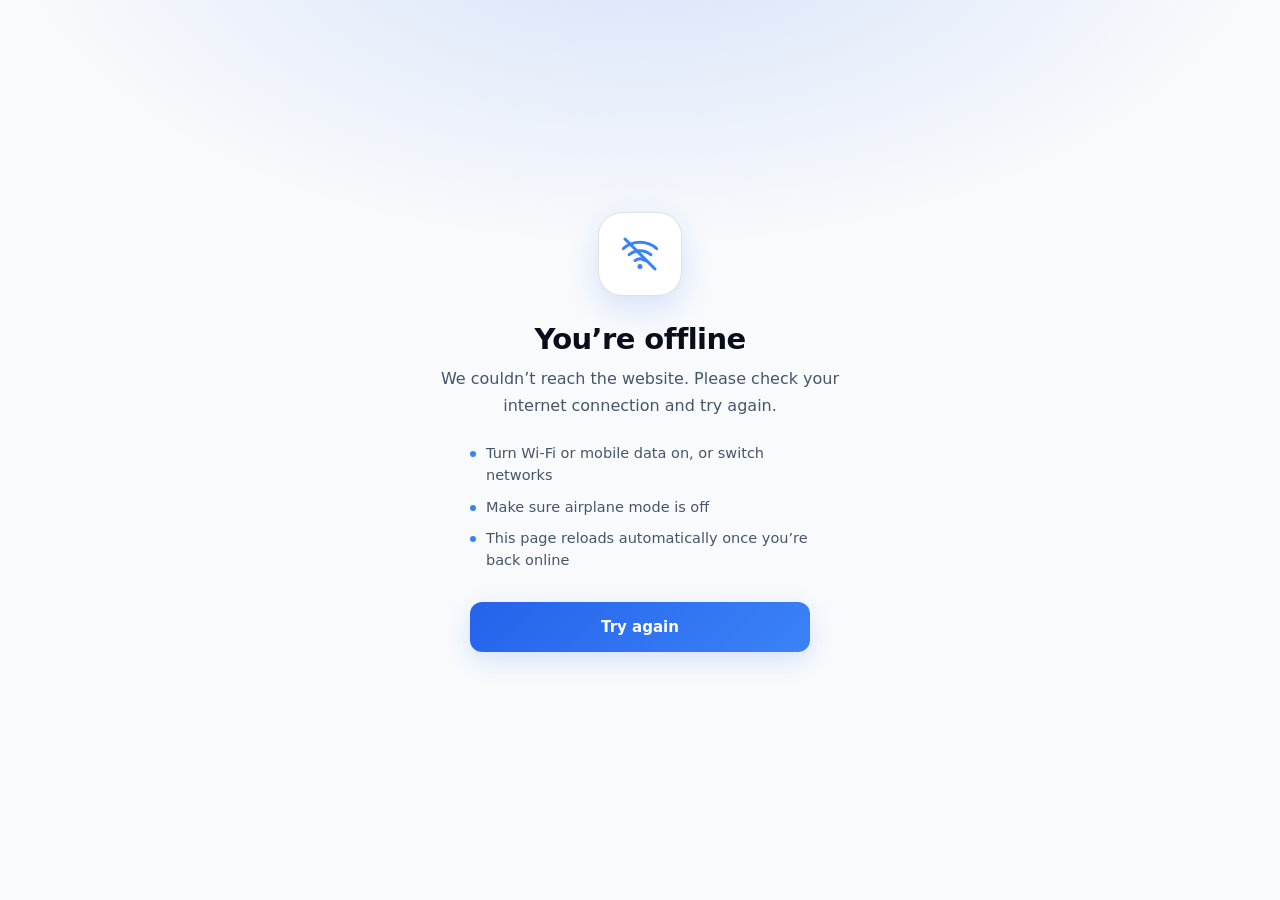
<file: offline.html>
<!DOCTYPE html>
<html lang="en">
<head>
<meta charset="UTF-8">
<meta name="viewport" content="width=device-width, initial-scale=1, viewport-fit=cover">
<title>You’re offline | Hasanur Rahman</title>
<meta name="robots" content="noindex, nofollow">
<meta name="theme-color" content="#0B1120">
<script>
  (function () {
    try {
      var t = localStorage.getItem('themeMode');
      if (t !== 'light' && t !== 'dark') t = matchMedia('(prefers-color-scheme: light)').matches ? 'light' : 'dark';
      document.documentElement.setAttribute('data-theme', t);
    } catch (e) {}
  })();
</script>
<style>
  :root{--bg:#0B1120;--card:#111A2E;--line:rgba(148,163,184,.18);--text:#F8FAFC;--muted:#A9B6CB;--blue:#2563EB;--blue2:#3B82F6;--glow:rgba(37,99,235,.28);--ok:#22C55E}
  :root[data-theme="light"]{--bg:#F8FAFC;--card:#FFFFFF;--line:rgba(15,23,42,.12);--text:#0A0E1A;--muted:#475569;--glow:rgba(37,99,235,.16)}
  *{box-sizing:border-box;margin:0}
  html,body{height:100%}
  body{
    font-family:system-ui,-apple-system,"Segoe UI",Roboto,"Helvetica Neue",Arial,sans-serif;
    background:radial-gradient(900px 480px at 50% -10%,var(--glow),transparent 70%),var(--bg);
    color:var(--text);display:flex;align-items:center;justify-content:center;
    padding:max(24px,env(safe-area-inset-top)) 20px max(24px,env(safe-area-inset-bottom));
    -webkit-font-smoothing:antialiased;
  }
  main{width:100%;max-width:460px;text-align:center}
  .icon{width:84px;height:84px;margin:0 auto 26px;border-radius:24px;display:grid;place-items:center;background:var(--card);border:1px solid var(--line);color:var(--blue2);box-shadow:0 12px 32px var(--glow)}
  .icon svg{width:40px;height:40px}
  h1{font-size:clamp(23px,5.6vw,29px);font-weight:700;letter-spacing:-.02em;margin-bottom:10px}
  p{color:var(--muted);line-height:1.65;font-size:16px}
  .tips{list-style:none;padding:0;margin:24px auto 0;max-width:340px;text-align:left;display:grid;gap:10px;font-size:14.5px;color:var(--muted)}
  .tips li{display:flex;gap:10px;align-items:flex-start;line-height:1.5}
  .tips li::before{content:"";flex:0 0 6px;height:6px;border-radius:50%;background:var(--blue2);margin-top:8px}
  .btn{display:flex;align-items:center;justify-content:center;gap:8px;width:100%;max-width:340px;min-height:50px;margin:30px auto 0;border:0;border-radius:12px;font:inherit;font-size:15px;font-weight:600;cursor:pointer;color:#fff;background:linear-gradient(135deg,var(--blue),var(--blue2));box-shadow:0 8px 24px var(--glow);transition:transform .2s}
  .btn:hover{transform:translateY(-2px)}
  .btn:focus-visible{outline:2px solid var(--blue2);outline-offset:3px}
  .btn[disabled]{opacity:.7;cursor:progress;transform:none}
  .status{margin-top:16px;font-size:13.5px;color:var(--muted);min-height:20px}
  .status.ok{color:var(--ok)}
  .spin{width:16px;height:16px;border-radius:50%;border:2px solid rgba(255,255,255,.4);border-top-color:#fff;animation:s .8s linear infinite;display:none}
  .btn.busy .spin{display:inline-block}
  @keyframes s{to{transform:rotate(360deg)}}
  @media (prefers-reduced-motion:reduce){*{animation-duration:2s!important;transition:none!important}}
</style>
</head>
<body>
<main>
  <div class="icon" aria-hidden="true">
    <svg viewBox="0 0 24 24" fill="none" stroke="currentColor" stroke-width="1.8" stroke-linecap="round" stroke-linejoin="round"><path d="M2 8.8a15 15 0 0 1 20 0"/><path d="M5.5 12.4a10 10 0 0 1 13 0"/><path d="M9 16a5 5 0 0 1 6 0"/><circle cx="12" cy="19.5" r=".6" fill="currentColor"/><path d="M3 3l18 18"/></svg>
  </div>
  <h1>You’re offline</h1>
  <p>We couldn’t reach the website. Please check your internet connection and try again.</p>
  <ul class="tips">
    <li>Turn Wi-Fi or mobile data on, or switch networks</li>
    <li>Make sure airplane mode is off</li>
    <li>This page reloads automatically once you’re back online</li>
  </ul>
  <button class="btn" id="retry" type="button"><span class="spin" aria-hidden="true"></span><span id="retryText">Try again</span></button>
  <div class="status" id="status" role="status" aria-live="polite"></div>
</main>
<script>
(function () {
  var btn = document.getElementById('retry'), txt = document.getElementById('retryText'), st = document.getElementById('status');
  function goHome() { location.replace(location.pathname === '/offline.html' ? '/' : location.href); }
  function check() {
    btn.disabled = true; btn.classList.add('busy'); txt.textContent = 'Checking…'; st.className = 'status'; st.textContent = '';
    var c = new AbortController(), t = setTimeout(function () { c.abort(); }, 7000);
    /* real reachability test: bypass cache, ask the server */
    fetch('/favicon.png?ping=' + Date.now(), { cache: 'no-store', signal: c.signal })
      .then(function (r) { clearTimeout(t); if (!r.ok) throw 0; st.className = 'status ok'; st.textContent = 'Connected. Reloading…'; setTimeout(goHome, 400); })
      .catch(function () { clearTimeout(t); btn.disabled = false; btn.classList.remove('busy'); txt.textContent = 'Try again'; st.textContent = 'Still no connection. Please try again in a moment.'; });
  }
  btn.addEventListener('click', check);
  window.addEventListener('online', check);
})();
</script>
</body>
</html>
</file>
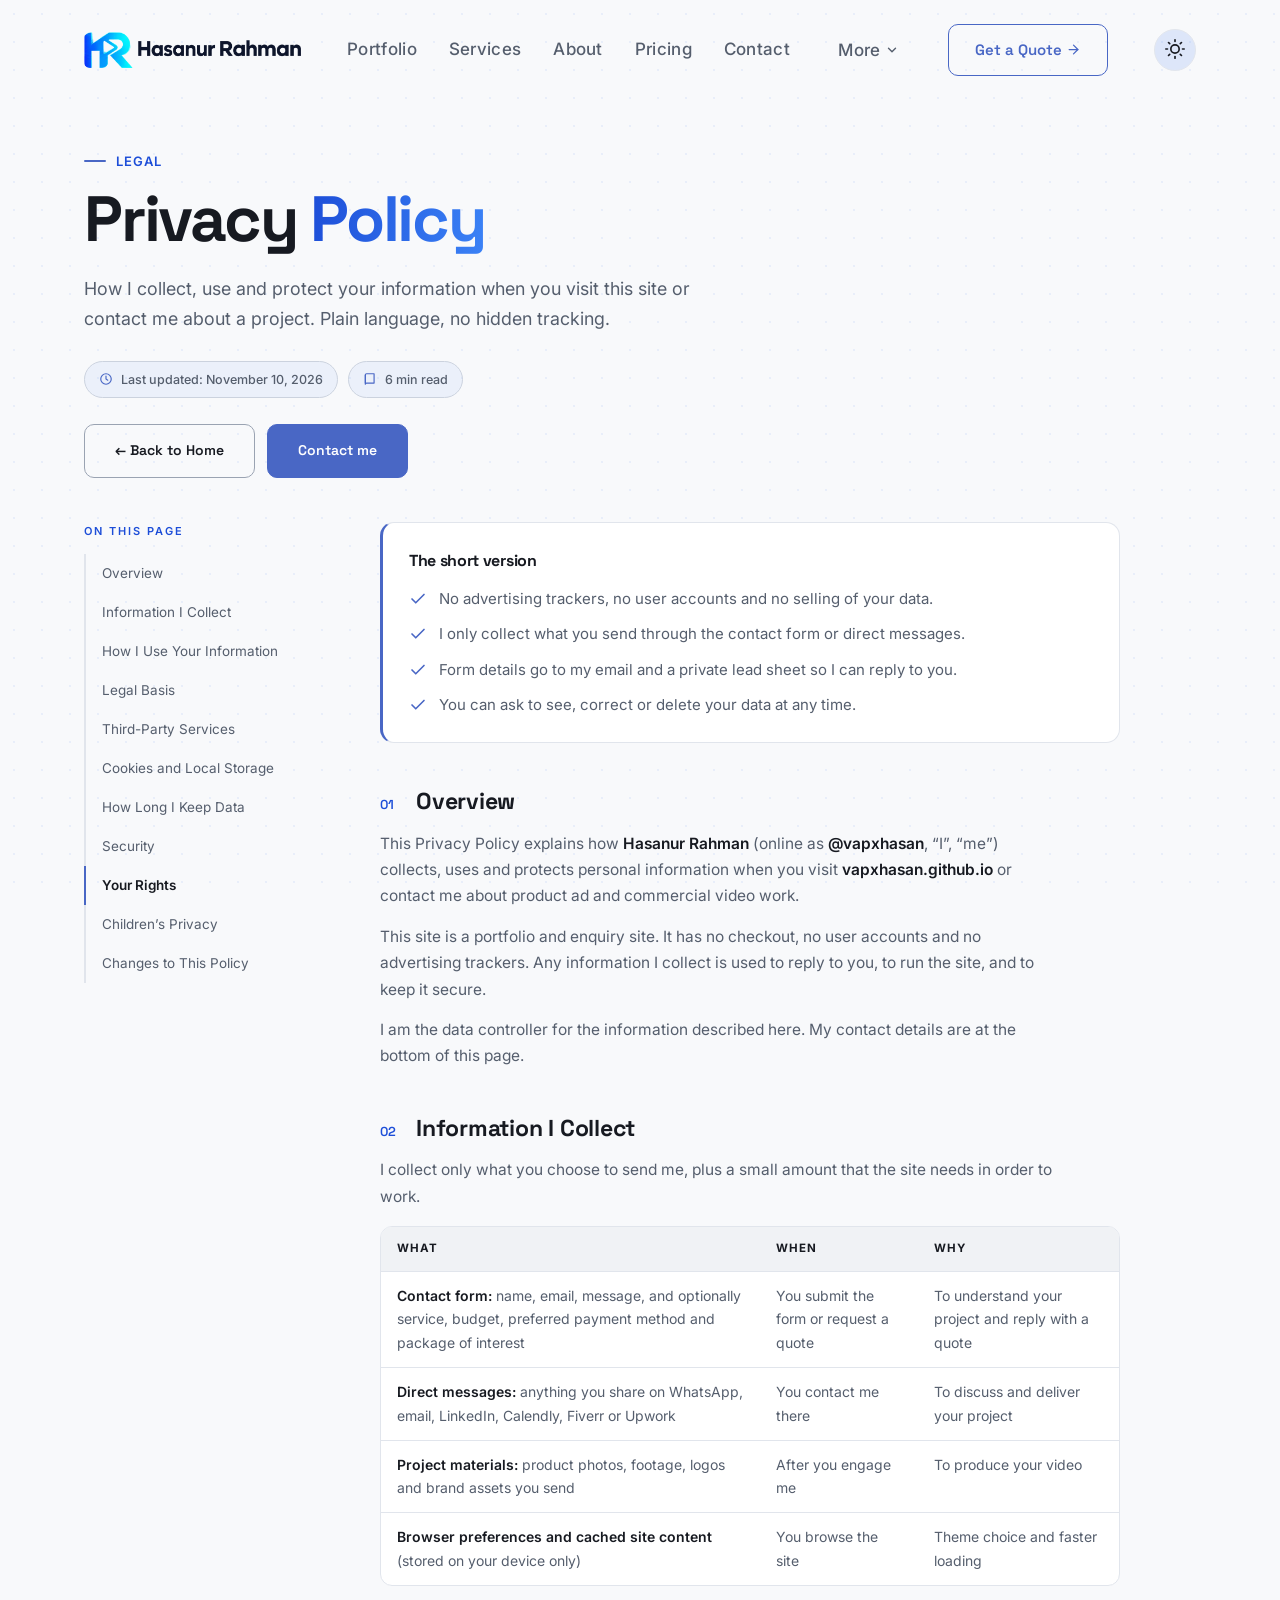
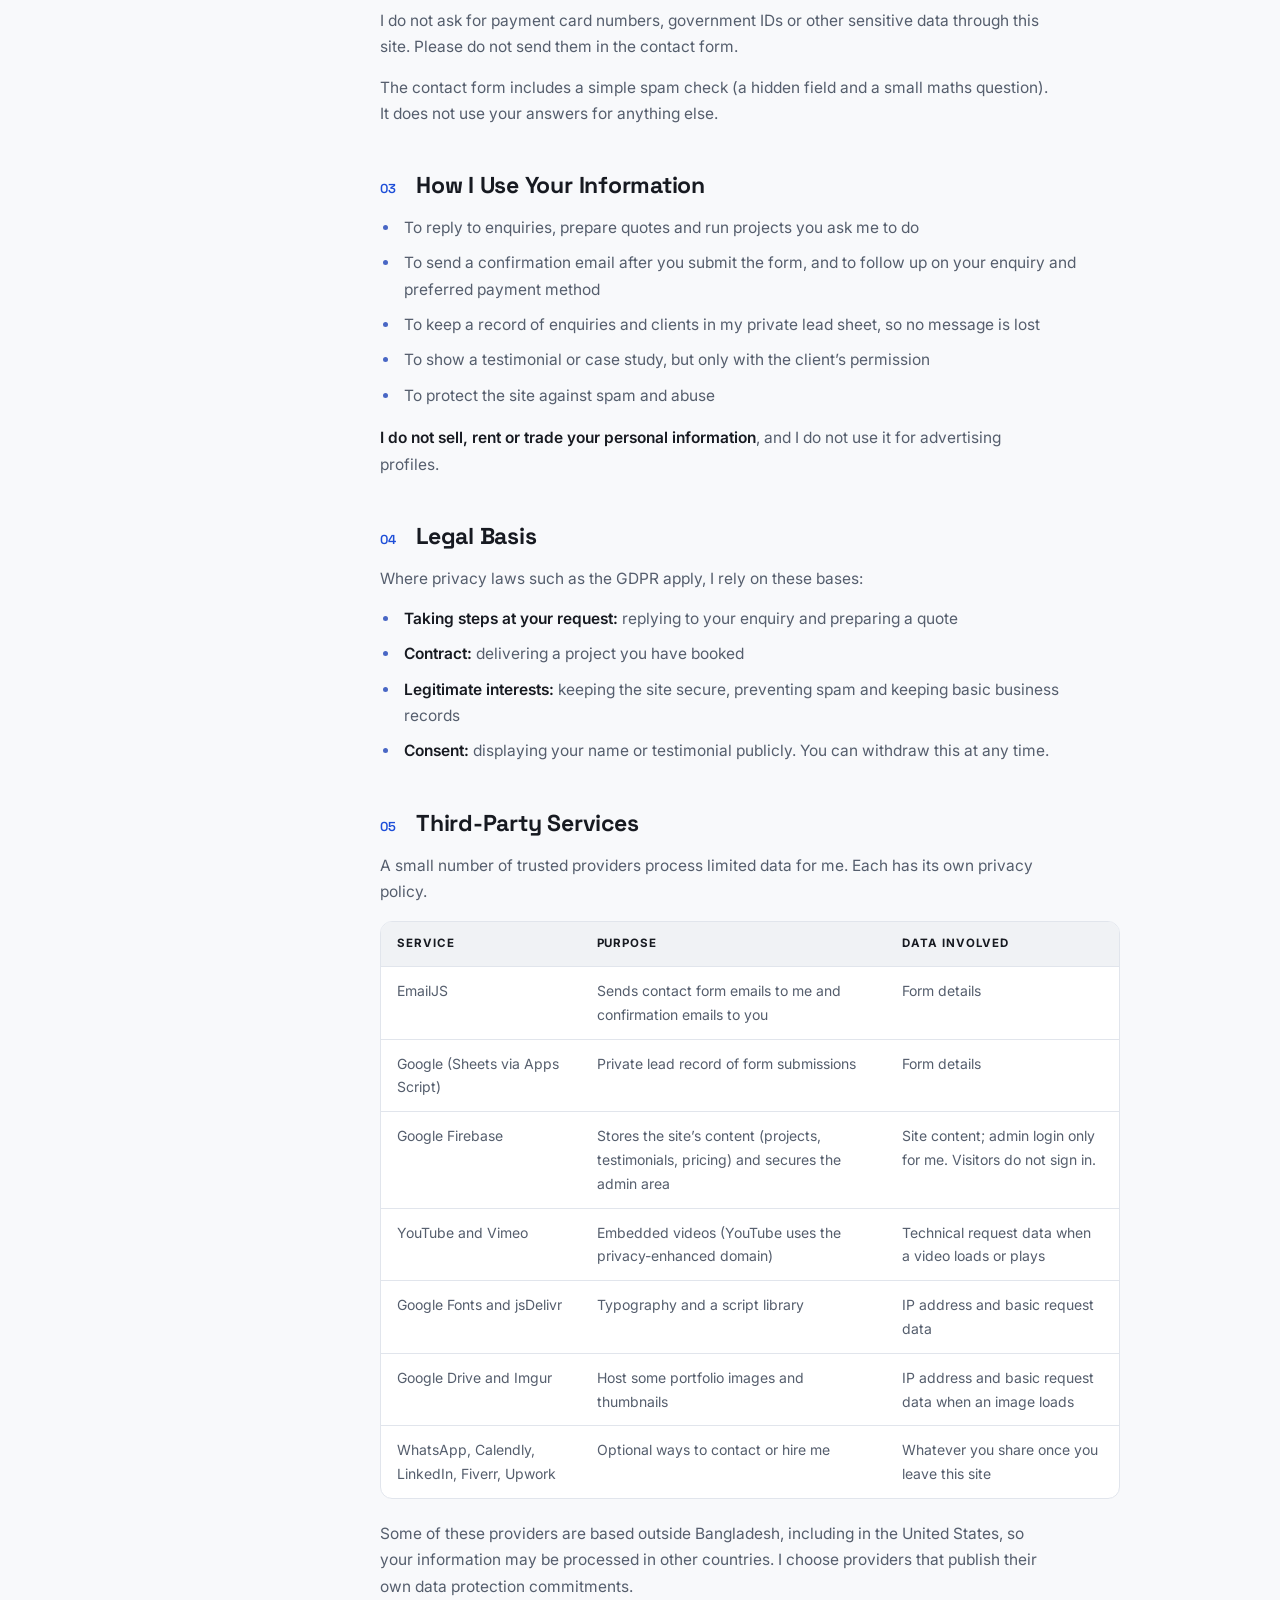
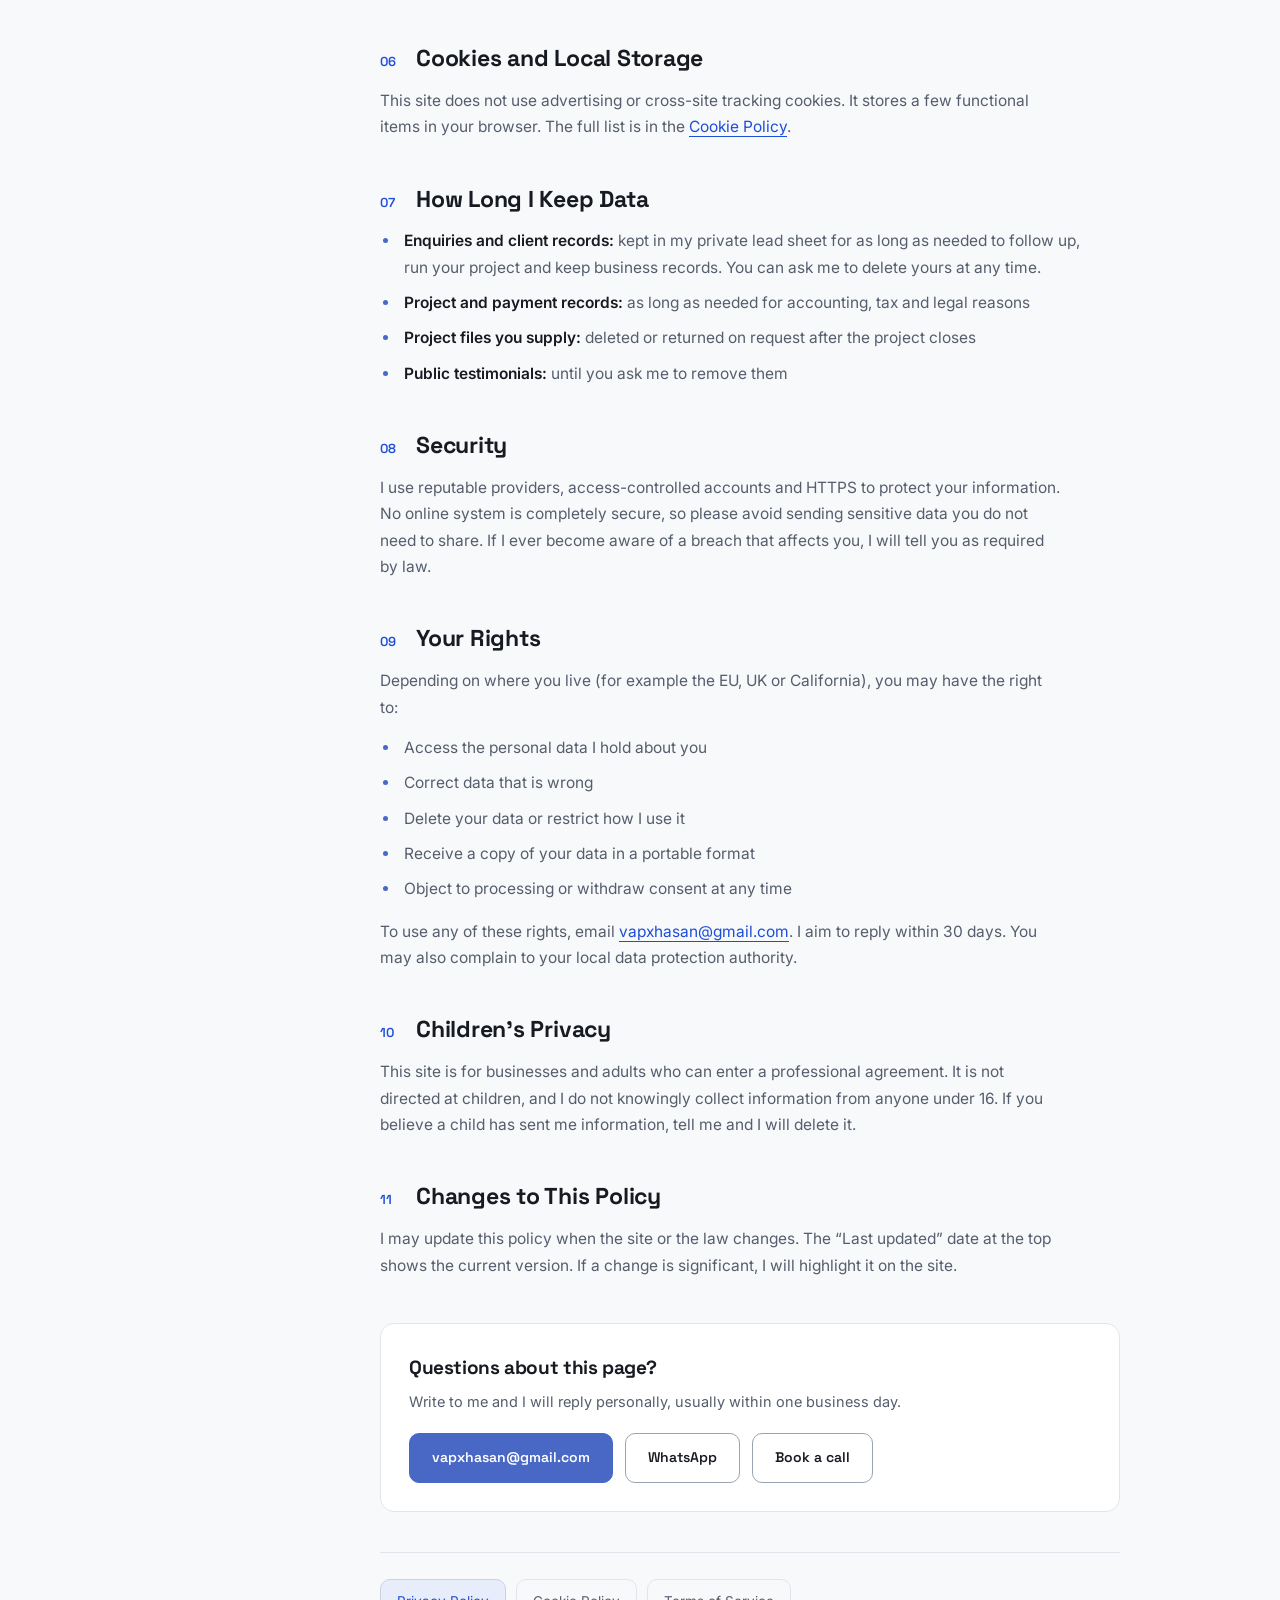
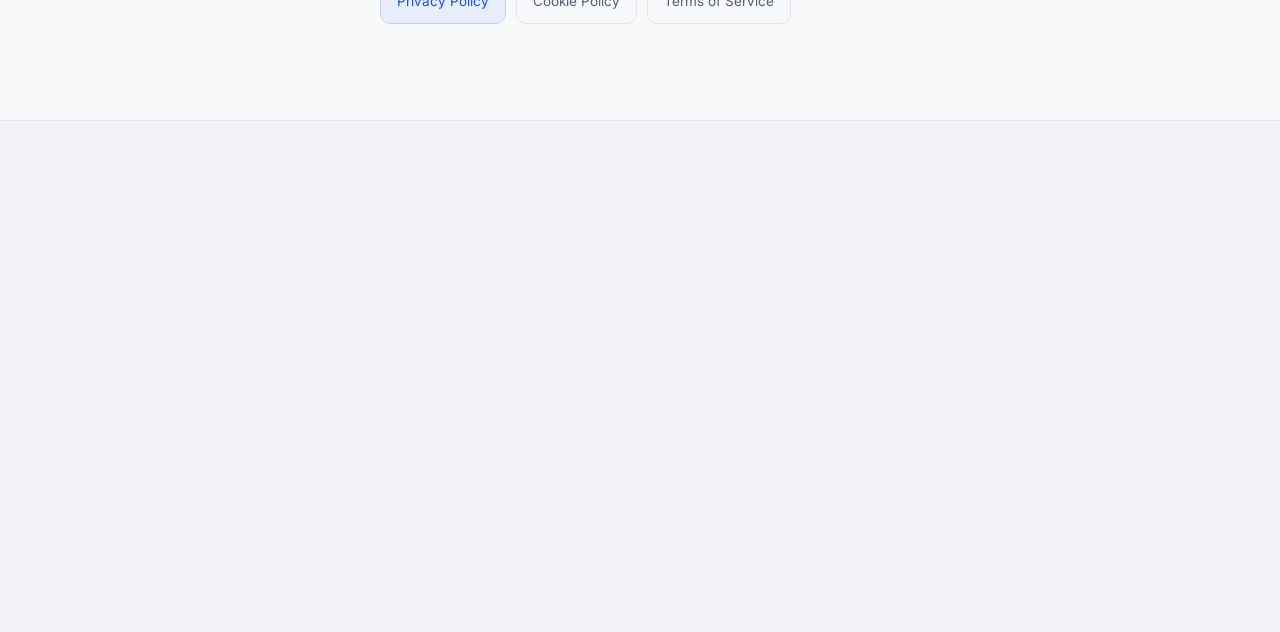
<file: privacy-policy.html>
<!DOCTYPE html>
<html lang="en">
<head>
<meta charset="UTF-8">
<meta name="viewport" content="width=device-width, initial-scale=1.0, viewport-fit=cover">
<title>Privacy Policy | Hasanur Rahman</title>
<meta name="description" content="How Hasanur Rahman (@vapxhasan) collects, uses and protects your information on this portfolio and enquiry site.">
<meta name="robots" content="index, follow">
<meta name="author" content="Hasanur Rahman">
<meta name="theme-color" content="#0F172A">
<link rel="canonical" href="https://vapxhasan.github.io/privacy-policy.html">
<link rel="icon" type="image/png" href="favicon.png">
<meta property="og:type" content="website">
<meta property="og:title" content="Privacy Policy | Hasanur Rahman">
<meta property="og:description" content="How Hasanur Rahman (@vapxhasan) collects, uses and protects your information on this portfolio and enquiry site.">
<meta property="og:url" content="https://vapxhasan.github.io/privacy-policy.html">
<link rel="preconnect" href="https://fonts.googleapis.com">
<link rel="preconnect" href="https://fonts.gstatic.com" crossorigin>
<link href="https://fonts.googleapis.com/css2?family=Inter:wght@400;500;600;700;800&amp;family=Sora:wght@500;600;700;800&amp;display=swap" rel="stylesheet">
<script type="application/ld+json">{"@context": "https://schema.org", "@type": "WebPage", "name": "Privacy Policy | Hasanur Rahman", "url": "https://vapxhasan.github.io/privacy-policy.html", "description": "How Hasanur Rahman (@vapxhasan) collects, uses and protects your information on this portfolio and enquiry site.", "dateModified": "2026-11-10", "isPartOf": {"@type": "WebSite", "name": "Hasanur Rahman", "url": "https://vapxhasan.github.io/"}}</script>
<style>
*, *::before, *::after{box-sizing: border-box; margin: 0; padding: 0;}
:root{--bg: #0F172A;
  --bg2: #111827;
  --card: #1E293B;
  --card2: #243247;
  --border: rgba(255,255,255,0.06);
  --border2: rgba(59,130,246,0.16);
  --indigo: #2563EB;
  --cyan: #3B82F6;
  --violet: #3B82F6;
  --white: #F8FAFC;
  --muted: #94A3B8;
  --glow-i: 0 0 20px rgba(37,99,235,0.22);
  --glow-c: 0 0 20px rgba(59,130,246,0.2);
  --font-display: 'Sora', 'Inter', sans-serif;
  --font-body: 'Inter', sans-serif;
  --font-mono: 'Inter', sans-serif;
  --btn-outline-border: rgba(255,255,255,0.28);
  --btn-outline-fill: rgba(255,255,255,0.045);
  --btn-ghost-border: rgba(255,255,255,0.2);
  --btn-ghost-fill: rgba(255,255,255,0.06);
  --marquee-bg: rgba(13,17,32,0.6);}
html{scroll-behavior: smooth;
  -webkit-text-size-adjust: 100%;
  -moz-text-size-adjust: 100%;
  text-size-adjust: 100%;}
body{background: var(--bg);
  color: var(--white);
  font-family: var(--font-body);
  font-size: 16px;
  line-height: 1.65;
  overflow-x: hidden;}
::selection{background: rgba(37,99,235,0.35); color: #fff;}
a{color: inherit; text-decoration: none;}
img{max-width: 100%; display: block;}
::-webkit-scrollbar{width: 5px;}
::-webkit-scrollbar-track{background: var(--bg);}
::-webkit-scrollbar-thumb{background: var(--indigo); border-radius: 10px;}
.container{max-width: 1160px; margin: 0 auto; padding: 0 24px;}
.section-label{font-family: var(--font-mono);
  font-size: 12px;
  letter-spacing: 3px;
  color: var(--cyan);
  text-transform: uppercase;
  margin-bottom: 12px;
  display: flex;
  align-items: center;
  gap: 10px;}
.section-label::before{content: '//'; color: var(--indigo);}
.section-title{font-family: var(--font-display);
  font-size: clamp(28px, 4vw, 44px);
  font-weight: 800;
  line-height: 1.15;
  margin-bottom: 16px;
  color: var(--white);}
.section-title span{background: linear-gradient(90deg, var(--indigo), var(--cyan)); -webkit-background-clip: text; -webkit-text-fill-color: transparent; background-clip: text;}
.section-sub{color: var(--muted); max-width: 540px; font-size: 15px;}
body::before{content: '';
  position: fixed;
  inset: 0;
  background-image: radial-gradient(rgba(148,163,184,0.05) 1px, transparent 1px);
  background-size: 28px 28px;
  pointer-events: none;
  z-index: 0;}
.btn-primary{display: inline-flex;
  align-items: center;
  gap: 8px;
  padding: 14px 30px;
  border-radius: 10px;
  font-family: var(--font-display);
  font-weight: 700;
  font-size: 14px;
  background: linear-gradient(135deg, var(--indigo), var(--violet));
  color: #fff;
  border: none;
  cursor: pointer;
  transition: transform .4s cubic-bezier(0.16,1,0.3,1), box-shadow .4s cubic-bezier(0.16,1,0.3,1);
  box-shadow: 0 4px 20px rgba(37,99,235,0.35);
  position: relative;
  overflow: hidden;
  text-decoration: none;}
.btn-primary::before{content: '';
  position: absolute;
  inset: 0;
  background: linear-gradient(135deg, var(--cyan), var(--indigo));
  opacity: 0;
  transition: opacity .4s cubic-bezier(0.16,1,0.3,1);}
.btn-primary:hover::before{opacity: 1;}
.btn-primary:hover{transform: translateY(-2px); box-shadow: 0 8px 32px rgba(37,99,235,0.5);}
.btn-primary span{position: relative; z-index: 1;}
.btn-primary .icon-inline{transition: transform .4s cubic-bezier(0.16,1,0.3,1);}
.btn-primary:hover .icon-inline{transform: translateX(5px);}
.btn-outline{display: inline-flex;
  align-items: center;
  gap: 8px;
  padding: 14px 30px;
  border-radius: 10px;
  font-family: var(--font-display);
  font-weight: 700;
  font-size: 14px;
  background: var(--btn-outline-fill);
  color: var(--white);
  border: 1.5px solid var(--btn-outline-border);
  cursor: pointer;
  transition: all .25s;
  text-decoration: none;}
.btn-outline:hover{border-color: var(--cyan); color: var(--cyan); box-shadow: var(--glow-c); transform: translateY(-2px);}
.reveal{opacity: 0; transform: translateY(30px); transition: opacity .7s ease, transform .7s ease;}
.reveal.visible{opacity: 1; transform: translateY(0);}
@media (max-width: 768px){.btn-primary, .btn-outline{padding: 12px 22px;
    font-size: 13px;
    width: 100%;
    justify-content: center;}}
@media (prefers-reduced-motion: reduce){*, *::before, *::after{animation-duration: 0.01ms !important; transition-duration: 0.01ms !important;}}
body.light-mode{--bg: #FFFFFF;
  --bg2: #F8FAFC;
  --card: #FFFFFF;
  --card2: #F1F5F9;
  --border: rgba(15,23,42,0.12);
  --border2: rgba(37,99,235,0.18);
  --white: #0A0E1A;
  --muted: #475569;
  --glow-i: 0 0 20px rgba(37,99,235,0.15);
  --glow-c: 0 0 20px rgba(59,130,246,0.14);
  --btn-outline-border: rgba(15,23,42,0.28);
  --btn-outline-fill: rgba(15,23,42,0.035);
  --btn-ghost-border: rgba(15,23,42,0.18);
  --btn-ghost-fill: rgba(15,23,42,0.045);
  --marquee-bg: rgba(241,245,249,0.85);}
body.light-mode::before{background-image: radial-gradient(rgba(37,99,235,0.07) 1px, transparent 1px);}
body{transition: background-color .3s ease, color .3s ease, border-color .3s ease, box-shadow .3s ease;}
:root{--r-sm:10px; --r-md:14px; --r-lg:20px; --shadow-hover:0 18px 44px rgba(2,6,23,0.38); --ring-hover:rgba(59,130,246,0.4); --section-y:80px; --glow-i:0 6px 22px rgba(37,99,235,0.28);}
body.light-mode{--shadow-hover:0 18px 44px rgba(15,23,42,0.12); --ring-hover:rgba(37,99,235,0.35);}
.section-sub{line-height:1.75;}
html{scroll-padding-top:80px;}
:root{--section-y:clamp(60px,8vw,96px); --head-gap:48px; --grid-gap:24px; --card-r:20px; --tile-r:14px; --card-pad:28px 24px;}
.section-label{margin-bottom:12px;}
.section-title{margin-bottom:14px;}
.section-sub{margin-bottom:0;}
@media (max-width:640px){:root{--head-gap:32px; --grid-gap:18px; --card-pad:24px 20px;}}
html.pf-lock, html.pf-lock body{overflow:hidden !important;}
:root{--section-y:clamp(72px,9vw,120px);--head-gap:56px;--grid-gap:26px;}
@media (max-width:640px){:root{--head-gap:36px;--grid-gap:18px;}}
.reveal{transform:translateY(14px);transition:opacity .5s ease,transform .5s ease;}
@media (prefers-reduced-motion:reduce){*, *::before, *::after{animation-duration:.01ms !important;animation-iteration-count:1 !important;transition-duration:.01ms !important;scroll-behavior:auto !important;}
.reveal{opacity:1 !important;transform:none !important;}}
.section-label{font-family:var(--font-body);font-size:12px;font-weight:700;letter-spacing:.16em;}
.section-label::before{content:"";display:inline-block;width:22px;height:2px;border-radius:2px;background:linear-gradient(90deg,var(--indigo),var(--cyan));}
:root{--r-sm:10px; --r-md:14px; --r-lg:20px; --lift:-4px; --shadow-hover:0 16px 40px rgba(2,6,23,.38);}
body.light-mode{--shadow-hover:0 16px 36px rgba(15,23,42,.14);}
html{-webkit-text-size-adjust: 100%; text-size-adjust: 100%; overflow-x: clip;}
body{overflow-x: clip;}
img{max-width: 100%;}
a{overflow-wrap: anywhere;}
@media (min-width: 1800px){html{font-size: 17px;}}
@media (max-width:768px){*, *::before, *::after{-webkit-backdrop-filter:none!important;backdrop-filter:none!important}}
html.pf-lock .mob-cta-bar, html.pf-lock #btt{visibility:hidden !important;}
:root{--section-y:clamp(52px,6vw,80px); --head-gap:36px;}
@media (max-width:640px){:root{--head-gap:28px;}}
html.qm-lock .mob-cta-bar, html.qm-lock .sticky-quote, html.qm-lock #btt{visibility:hidden;}
:root{--section-y:clamp(40px,4.4vw,60px); --head-gap:30px;}
@media (max-width:640px){:root{--head-gap:24px;}}
nav{position: fixed;
  top: 0; left: 0; right: 0;
  z-index: 1000;
  padding: 24px 0;
  transition: all .4s ease, top .3s ease;}
nav.scrolled{background: rgba(8,11,20,0.94);
  border-bottom: 1px solid var(--border);
  padding: 15px 0;}
nav .container{max-width: 1300px;}
.nav-inner{display: flex; align-items: center; justify-content: space-between; gap: 22px;}
.nav-logo{font-family: var(--font-display);
  font-size: 28px;
  font-weight: 800;
  background: linear-gradient(90deg, var(--indigo), var(--cyan));
  -webkit-background-clip: text;
  -webkit-text-fill-color: transparent;
  background-clip: text;
  flex-shrink: 0;
  white-space: nowrap;}
.nav-logo span{font-family: var(--font-mono); font-size: 15px; opacity: .5;}
.nav-links{display: flex;
  gap: 32px;
  list-style: none;
  flex-shrink: 1;
  min-width: 0;
  overflow-x: auto;
  scrollbar-width: none;
  -ms-overflow-style: none;
  white-space: nowrap;}
.nav-links::-webkit-scrollbar{display: none;}
.nav-links li{flex-shrink: 0;}
.nav-links a{font-size: 17px;
  font-weight: 500;
  color: var(--muted);
  letter-spacing: .3px;
  transition: color .2s;
  position: relative;}
.nav-links a::after{content: '';
  position: absolute;
  bottom: -3px; left: 0; right: 0;
  height: 1px;
  background: var(--indigo);
  transform: scaleX(0);
  transition: transform .2s;}
.nav-links a:hover{color: var(--white);}
.nav-links a:hover::after{transform: scaleX(1);}
.nav-cta{font-size: 15px;
  font-weight: 600;
  padding: 12px 26px;
  border-radius: 10px;
  border: 1px solid var(--indigo);
  color: var(--indigo);
  transition: all .2s;
  font-family: var(--font-display);
  flex-shrink: 0;
  white-space: nowrap;}
.nav-cta:hover{background: var(--indigo); color: #fff; box-shadow: var(--glow-i);}
.hamburger{display: none; flex-direction: column; gap: 5px; cursor: pointer; background: none; border: none; padding: 4px;}
.hamburger:focus-visible{outline: 2px solid var(--indigo); outline-offset: 3px; border-radius: 6px;}
.hamburger span{display: block; width: 24px; height: 2px; background: var(--white); border-radius: 2px; transition: all .3s;}
.nav-more-wrap{position: relative; display: block; flex-shrink: 0;}
.nav-more-btn{display: flex;
  align-items: center;
  gap: 5px;
  background: none;
  border: none;
  cursor: pointer;
  font-size: 17px;
  font-weight: 500;
  color: var(--muted);
  letter-spacing: .3px;
  font-family: var(--font-body);
  padding: 6px 2px;
  transition: color .2s;}
.nav-more-btn:hover, .nav-more-wrap.open .nav-more-btn{color: var(--white);}
.nav-more-arrow{font-size: 15px; transition: transform .2s; display: inline-block;}
.nav-more-wrap.open .nav-more-arrow{transform: rotate(180deg);}
.nav-more-dropdown{display: none;
  position: absolute;
  top: calc(100% + 14px);
  left: 50%;
  transform: translateX(-50%);
  background: var(--card);
  border: 1px solid var(--border);
  border-radius: 14px;
  padding: 10px;
  min-width: 225px;
  max-height: min(70vh, 480px);
  overflow-y: auto;
  overscroll-behavior: contain;
  box-shadow: 0 12px 32px rgba(0,0,0,0.4);
  z-index: 1200;
  animation: dropIn .2s ease;}
.nav-more-dropdown::-webkit-scrollbar{width: 5px;}
.nav-more-dropdown::-webkit-scrollbar-track{background: transparent;}
.nav-more-dropdown::-webkit-scrollbar-thumb{background: var(--indigo); border-radius: 10px;}
.nav-more-wrap.open .nav-more-dropdown{display: block;}
.nav-more-link{display: flex;
  align-items: center;
  gap: 10px;
  padding: 11px 14px;
  border-radius: 10px;
  font-size: 15px;
  font-weight: 500;
  color: var(--white);
  transition: background .15s;}
.nav-more-link .icon-inline{flex-shrink: 0; color: var(--cyan);}
.nav-more-link:hover{background: rgba(37,99,235,0.12);}
.nav-more-resume-row{display: flex; align-items: center; gap: 4px;}
.nav-more-resume-row .nav-more-link{flex: 1;}
.nav-more-resume-edit{width: 30px; height: 30px;
  flex-shrink: 0;
  border-radius: 10px;
  background: rgba(59,130,246,0.1);
  border: 1px solid var(--border2);
  color: var(--cyan);
  font-size: 12px;
  cursor: pointer;
  display: none;
  align-items: center;
  justify-content: center;
  transition: all .2s;}
.nav-more-resume-edit:hover{background: rgba(59,130,246,0.2);}
.nav-settings-wrap{position: relative; display: block; flex-shrink: 0;}
.nav-settings-btn{width: 42px; height: 42px;
  border-radius: 50%;
  background: rgba(37,99,235,0.12);
  border: 1px solid var(--border);
  color: var(--white);
  font-size: 20px;
  cursor: pointer;
  display: flex;
  align-items: center;
  justify-content: center;
  transition: all .2s;
  flex-shrink: 0;}
.nav-settings-btn:hover{background: rgba(37,99,235,0.25); border-color: var(--indigo);}
.drawer-backdrop{display: none;
  position: fixed;
  top: 0; left: 0; right: 0; bottom: 0;
  z-index: 1001;
  background: rgba(0,0,0,0.6);
  backdrop-filter: blur(4px);}
.drawer-backdrop.open{display: block;}
.mobile-menu{position: fixed;
  top: 0; right: 0; bottom: 0;
  width: 78vw;
  max-width: 300px;
  z-index: 1002;
  background: rgba(8,11,20,0.98);
  border-left: 1px solid var(--border);
  padding: 20px 20px 32px;
  display: flex;
  flex-direction: column;
  gap: 0;
  transform: translateX(105%);
  transition: transform .35s cubic-bezier(.4,0,.2,1);
  overflow-y: auto;}
.mobile-menu.open{transform: translateX(0);}
.drawer-header{display: flex;
  align-items: center;
  justify-content: space-between;
  margin-bottom: 16px;
  padding-bottom: 16px;
  border-bottom: 1px solid var(--border);}
.drawer-logo{font-family: var(--font-display);
  font-size: 17px;
  font-weight: 800;
  background: linear-gradient(90deg, var(--indigo), var(--cyan));
  -webkit-background-clip: text;
  -webkit-text-fill-color: transparent;
  background-clip: text;}
.mobile-menu .close-btn{width: 34px; height: 34px;
  border-radius: 50%;
  background: rgba(37,99,235,0.12);
  border: 1px solid var(--border);
  color: var(--white);
  font-size: 16px;
  cursor: pointer;
  display: flex;
  align-items: center;
  justify-content: center;
  position: static;
  transition: all .2s;
  flex-shrink: 0;}
.mobile-menu .close-btn:hover{background: rgba(37,99,235,0.25);}
.mobile-menu .mm-link{font-family: var(--font-display);
  font-size: 16px;
  font-weight: 600;
  color: var(--muted);
  padding: 13px 0;
  border-bottom: 1px solid rgba(255,255,255,0.05);
  transition: color .2s, padding-left .2s;
  display: flex;
  align-items: center;
  gap: 10px;}
.mobile-menu > .mm-link:last-child{border-bottom: none;}
.mobile-menu .mm-link:hover{color: var(--white); padding-left: 6px;}
.drawer-hire-btn{margin-top: 28px;
  padding: 13px 20px;
  background: linear-gradient(135deg, var(--indigo), var(--violet));
  color: #fff !important;
  border-radius: 10px;
  text-align: center;
  font-weight: 700 !important;
  font-size: 14px !important;
  border-bottom: none !important;
  padding-left: 20px !important;
  box-shadow: var(--glow-i);}
#btt{position: fixed;
  bottom: 90px; right: 30px;
  width: 46px; height: 46px;
  border-radius: 50%;
  background: linear-gradient(135deg, var(--indigo), var(--violet));
  border: none;
  color: #fff;
  font-size: 18px;
  cursor: pointer;
  display: flex; align-items: center; justify-content: center;
  box-shadow: 0 4px 20px rgba(37,99,235,0.4);
  opacity: 0;
  transform: translateY(20px);
  transition: all .3s;
  z-index: 900;}
#btt.show{opacity: 1; transform: translateY(0);}
#btt:hover{transform: translateY(-3px); box-shadow: 0 8px 30px rgba(37,99,235,0.6);}
@media (max-width: 600px){#btt{bottom: 68px; right: 22px; width: 38px; height: 38px; font-size: 15px;}}
@media (min-width: 901px) and (max-width: 1180px){.nav-inner{gap: 14px;}
.nav-links{gap: 18px;}
.nav-links a{font-size: 15px;}
.nav-more-btn{font-size: 15px;}
.nav-cta{padding: 10px 18px; font-size: 14px;}
.nav-settings-btn{width: 38px; height: 38px; font-size: 17px;}}
@media (max-width: 900px){.nav-links{display: none;}
.nav-more-wrap{display: none;}
.nav-cta{display: none;}
.hamburger{display: flex; justify-content: center; padding: 14px 10px; margin-right: -10px; flex-shrink: 0; -webkit-tap-highlight-color: transparent;}
.nav-inner{gap: 10px;}
.nav-logo{flex: 1 1 auto;
    flex-shrink: 1;
    min-width: 0;
    overflow: hidden;
    text-overflow: ellipsis;
    font-size: 20px;}
.nav-logo span{display: none;}
.nav-settings-wrap{flex-shrink: 0; margin-right: 6px;}
.nav-settings-btn{width: 38px; height: 38px; font-size: 17px;}}
body.light-mode nav.scrolled{background: rgba(255,255,255,0.92); box-shadow: 0 1px 0 rgba(15,23,42,0.06);}
body.light-mode .mobile-menu{background: rgba(255,255,255,0.98);}
#scrollProgress{position:absolute; left:0; right:0; bottom:-1px; height:2px; background:linear-gradient(90deg,var(--indigo),var(--cyan)); transform:scaleX(0); transform-origin:left; z-index:2; pointer-events:none;}
.nav-links a.active{color:var(--white);}
.nav-links a.active::after{transform:scaleX(1);}
.nav-more-btn.active{color:var(--white);}
.mm-link.active{color:var(--indigo);}
@media (max-width:768px){#btt{bottom:calc(84px + env(safe-area-inset-bottom,0px)) !important;}}
.nav-logo{display:inline-flex; align-items:center; background:none; -webkit-text-fill-color:initial; line-height:0;}
.nav-logo-img{display:block; height:36px; width:auto; max-width:100%; transition:opacity .25s ease, transform .25s ease;}
.nav-logo:hover .nav-logo-img{opacity:.88; transform:translateY(-1px);}
.nav-logo-light{display:none;}
body.light-mode .nav-logo-dark{display:none;}
body.light-mode .nav-logo-light{display:block;}
@media (max-width:900px){.nav-logo-img{height:30px;}}
@media (max-width:380px){.nav-logo-img{height:26px;}}
@media (prefers-reduced-motion:reduce){.nav-logo-img{transition:none;}
.nav-logo:hover .nav-logo-img{transform:none;}}
.nav-more-resume-row{display:none !important;}
.nav-more-resume-row{border-top:1px solid var(--border);margin-top:6px;padding-top:6px;}
.nav-more-btn .nav-more-arrow{display:inline-flex;align-items:center;font-size:0;}
.nav-more-dropdown{min-width:276px;padding:8px;border-radius:14px;box-shadow:0 18px 48px rgba(2,6,23,.28);}
.nav-more-link{align-items:center;gap:12px;padding:9px 10px;border-radius:10px;}
.nav-more-ico{width:34px;height:34px;border-radius:10px;display:flex;align-items:center;justify-content:center;flex:0 0 auto;background:rgba(37,99,235,.12);color:var(--cyan);transition:background .15s,color .15s;}
.nav-more-ico svg{width:17px;height:17px;}
.nav-more-text b{display:block;font-size:14px;font-weight:600;color:var(--white);line-height:1.25;}
.nav-more-text small{display:block;font-size:12px;font-weight:400;color:var(--muted);margin-top:2px;line-height:1.3;}
.nav-more-link:hover .nav-more-ico{background:var(--indigo);color:#fff;}
.nav-svc{display:flex;align-items:center;gap:2px;}
.nav-svc-toggle{display:inline-flex;align-items:center;justify-content:center;background:none;border:0;cursor:pointer;color:var(--muted);padding:6px 4px;border-radius:6px;transition:color .2s;}
.nav-svc-toggle svg{display:block;transition:transform .2s;}
.nav-svc-toggle:hover, .nav-svc.open .nav-svc-toggle{color:var(--white);}
.nav-svc.open .nav-svc-toggle svg{transform:rotate(180deg);}
.nav-svc-toggle:focus-visible, .nav-svc-item:focus-visible, .nav-svc-all:focus-visible{outline:2px solid var(--cyan);outline-offset:2px;}
.nav-svc.no-sub .nav-svc-toggle{display:none;}
.nav-svc-dd{display:none;position:absolute;top:70px;left:0;z-index:1200;width:min(340px,calc(100vw - 24px));max-height:min(70vh,500px);overflow-y:auto;overscroll-behavior:contain;padding:8px;background:var(--card);border:1px solid var(--border);border-radius:14px;box-shadow:0 18px 48px rgba(2,6,23,.32);}
.nav-svc-dd.open{display:block;animation:dropIn .2s ease;}
.nav-svc-dd::before{content:"";position:absolute;left:0;right:0;top:-18px;height:18px;}
.nav-svc-dd::-webkit-scrollbar{width:5px;}
.nav-svc-dd::-webkit-scrollbar-thumb{background:var(--indigo);border-radius:10px;}
.nav-svc-item{display:flex;align-items:center;gap:12px;width:100%;padding:9px 10px;border:0;border-radius:10px;background:none;color:var(--white);text-align:left;font:inherit;cursor:pointer;transition:background .15s;}
.nav-svc-item:hover, .nav-svc-item:focus-visible{background:rgba(37,99,235,.12);}
.nav-svc-ico{display:flex;align-items:center;justify-content:center;flex:0 0 auto;width:34px;height:34px;border-radius:10px;font-size:17px;background:rgba(37,99,235,.12);color:var(--cyan);transition:background .15s,color .15s;}
.nav-svc-item:hover .nav-svc-ico, .nav-svc-item:focus-visible .nav-svc-ico{background:var(--indigo);color:#fff;}
.nav-svc-tx{display:flex;flex-direction:column;min-width:0;}
.nav-svc-tx b{font-size:14px;font-weight:600;line-height:1.3;color:var(--white);}
.nav-svc-tx small{margin-top:2px;font-size:11.5px;font-weight:500;color:var(--cyan);line-height:1.2;}
.nav-svc-all{display:flex;align-items:center;justify-content:space-between;margin:6px 2px 0;padding:11px 12px;border-top:1px solid var(--border);border-radius:0 0 10px 10px;font-size:13.5px;font-weight:600;color:var(--cyan);}
.nav-svc-all:hover{background:rgba(37,99,235,.08);}
@media (max-width:900px){.nav-svc-dd{display:none !important;}}
@media (prefers-reduced-motion:reduce){.nav-svc-dd.open{animation:none;}}
.mm-svc-item{width:100%;background:none;border-top:0;border-left:0;border-right:0;text-align:left;cursor:pointer;font-size:15px;}
.mm-svc-item svg{flex:0 0 auto;color:var(--cyan);}
@media (max-width:768px){#btt{width:38px !important;height:38px !important;}}
#btt{visibility:hidden;pointer-events:none;transition:opacity .3s,transform .3s,visibility 0s linear .3s;}
#btt.show{visibility:visible;pointer-events:auto;opacity:.92;transition-delay:0s;}
#btt.show:hover{opacity:1;}
@media (max-width: 768px){#btt{margin-bottom: env(safe-area-inset-bottom, 0px);}}
@media (min-width: 1025px){nav .container{max-width: 1160px;}}
footer{background: var(--bg2);
  border-top: 1px solid var(--border);
  padding: 50px 0 30px;}
.footer-inner{display: flex; justify-content: space-between; align-items: stretch; flex-wrap: wrap; gap: 32px; margin-bottom: 40px;}
.footer-meta{display: flex; flex-direction: column; gap: 6px; margin-bottom: 18px;}
.footer-meta-item{font-size: 13px; color: var(--muted); line-height: 1.6; display: flex; align-items: flex-start; gap: 6px;}
.footer-meta-item svg{flex-shrink: 0; margin-top: 2px; color: var(--indigo);}
.footer-meta-item a{color: var(--muted); transition: color .2s;}
.footer-meta-item a:hover{color: var(--cyan);}
.footer-legal-mobile{display: none;}
.footer-socials{display: flex; gap: 10px; margin-top: 8px;}
.social-btn{width: 38px; height: 38px;
  border-radius: 10px;
  border: 1px solid var(--border);
  display: flex; align-items: center; justify-content: center;
  font-size: 16px;
  transition: all .2s;
  color: var(--muted);
  background: transparent;}
.social-btn:hover{border-color: var(--indigo); color: var(--white); background: rgba(37,99,235,0.1); transform: translateY(-2px);}
.social-btn img{width: 17px; height: 17px; object-fit: contain;}
.footer-bottom{border-top: 1px solid var(--border); padding-top: 24px; display: flex; justify-content: center; align-items: center; flex-wrap: wrap; gap: 20px;}
.footer-backtotop{display: inline-flex; align-items: center; gap: 8px;
  padding: 9px 18px;
  border: 1px solid var(--btn-outline-border);
  background: var(--btn-outline-fill);
  border-radius: 999px;
  color: var(--white);
  font-family: var(--font-display);
  font-size: 13px;
  font-weight: 600;
  transition: all .25s;}
.footer-backtotop svg{transition: transform .25s; color: var(--cyan);}
.footer-backtotop:hover{border-color: var(--indigo); background: rgba(37,99,235,0.12);}
.footer-backtotop:hover svg{transform: translateY(-3px);}
.footer-copy{font-size: 12px; color: var(--muted);}
.footer-copy span{color: var(--indigo);}
@media (max-width: 768px){.footer-inner{flex-direction: column; align-items: stretch; gap: 0;}
.footer-meta-item{justify-content: center;}
.footer-socials{justify-content: center;}
.footer-bottom{flex-direction: column; text-align: center; gap: 16px;}
footer{padding-bottom: 132px;}
.footer-legal-mobile{display: flex; align-items: center; justify-content: center; flex-wrap: wrap;
    gap: 8px; font-size: 13px; color: var(--muted); font-family: var(--font-mono);
    padding-bottom: 8px;
    width: 100%;}
.footer-legal-mobile a{color: var(--muted); padding: 6px 2px; transition: color .2s; display: inline-flex; align-items: center; gap: 6px;}
.footer-legal-mobile a svg{flex-shrink: 0; color: var(--indigo); transition: color .2s;}
.footer-legal-mobile a:hover{color: var(--cyan);}
.footer-legal-mobile a:hover svg{color: var(--cyan);}
.footer-legal-dot{color: var(--border2); font-size: 10px;}}
.footer-legal-mobile{display:flex !important;flex-wrap:nowrap;align-items:center;justify-content:center;gap:clamp(6px,2vw,14px);font-family:var(--font-body);font-size:clamp(10.5px,3.1vw,12.5px);white-space:nowrap;padding-bottom:4px;}
.footer-legal-mobile a svg{display:none;}
.footer-legal-mobile a{padding:6px 0;}
.footer-legal-dot{opacity:.6;}
footer .ft-grid{display:grid;grid-template-columns:1.8fr 1fr 1fr;gap:56px;margin-bottom:44px;align-items:start;}
.ft-name{font-family:var(--font-display);font-size:22px;font-weight:800;color:var(--white);letter-spacing:-.3px;}
.ft-role{font-size:14px;font-weight:600;color:var(--cyan);margin:4px 0 14px;}
.ft-tag{font-size:14px;line-height:1.7;color:var(--muted);max-width:340px;margin:0 0 20px;}
.ft-cta{display:inline-flex;align-items:center;gap:8px;padding:12px 22px;border-radius:10px;background:linear-gradient(135deg,var(--indigo),var(--cyan));color:#fff;font-family:var(--font-display);font-size:14px;font-weight:700;text-decoration:none;box-shadow:0 8px 22px rgba(37,99,235,.28);margin-bottom:24px;transition:transform .2s,box-shadow .2s;}
.ft-cta:hover{transform:translateY(-2px);box-shadow:0 12px 28px rgba(37,99,235,.38);}
.ft-brand .footer-meta{margin-bottom:16px;}
.ft-brand .footer-meta-item, .ft-brand .footer-socials{justify-content:flex-start;}
.ft-brand .footer-socials{margin-top:0;}
.ft-title{font-family:var(--font-body);font-size:14px;font-weight:700;letter-spacing:0;color:var(--white);margin-bottom:6px;}
.ft-col{display:flex;flex-direction:column;gap:12px;}
.ft-col a{font-size:14px;color:var(--muted);text-decoration:none;transition:color .2s,transform .2s;}
.ft-col a:hover{color:var(--white);transform:translateX(3px);}
@media (max-width:900px){footer .ft-grid{grid-template-columns:1fr 1fr;gap:36px 24px;margin-bottom:36px;}
.ft-brand{grid-column:1 / -1;}}
.footer-legal-mobile a{color:var(--muted);text-decoration:none;transition:color .2s;}
.footer-legal-mobile a:hover{color:var(--white);}
@media (min-width:769px){.footer-bottom{justify-content:space-between;flex-wrap:nowrap;gap:24px;}
.footer-bottom .footer-copy{order:1;}
.footer-bottom .footer-legal-mobile{order:2;}
.footer-bottom .footer-backtotop{order:3;}}
.ft-brand .footer-socials{flex-wrap:nowrap;gap:clamp(6px,2vw,10px);}
.ft-brand .social-btn{flex:0 0 auto;width:clamp(32px,9vw,38px);height:clamp(32px,9vw,38px);}
footer{content-visibility:auto;contain-intrinsic-size:auto 800px}

/* ===== legal pages: only what the main stylesheet doesn't already provide ===== */
:root{--acc-text:#60A5FA}
body.light-mode{--acc-text:#1D4ED8}
.page-hero .section-label{color:var(--acc-text)}
#hero.page-hero{min-height:0;display:block;padding-top:150px;padding-bottom:44px;background:linear-gradient(180deg,#0A0F1C 0%,var(--bg) 100%);isolation:isolate}
body.light-mode #hero.page-hero{background:none}
.page-hero .hero-h1{font-size:clamp(34px,5.4vw,64px);font-weight:800;line-height:1.12;letter-spacing:-.035em;margin-bottom:18px}
.page-hero .hero-h1 .g{background:linear-gradient(95deg,#93C5FD 0%,#3B82F6 100%);-webkit-background-clip:text;background-clip:text;-webkit-text-fill-color:transparent}
body.light-mode .page-hero .hero-h1 .g{background:linear-gradient(95deg,#1D4ED8,#3B82F6);-webkit-background-clip:text;background-clip:text}
.page-hero .hero-sub{margin-bottom:26px;max-width:640px;text-wrap:pretty}
.page-meta{display:flex;flex-wrap:wrap;gap:10px;margin-bottom:26px}
.chip{display:inline-flex;align-items:center;gap:8px;font-size:12.5px;font-weight:500;color:var(--muted);padding:7px 14px;border-radius:999px;border:1px solid var(--border2);background:rgba(37,99,235,.06)}
.chip svg{width:14px;height:14px;color:var(--indigo)}
.page-hero .hero-btns{display:flex;flex-wrap:wrap;gap:12px}
.skip{position:absolute;left:-999px;top:8px;background:var(--indigo);color:#fff;padding:10px 16px;border-radius:8px;z-index:2000;font-weight:600;font-size:14px}
.skip:focus{left:12px}

.legal-wrap{position:relative;z-index:1;padding-bottom:96px}
.legal-layout{display:grid;grid-template-columns:240px minmax(0,1fr);gap:56px;align-items:start}
.legal-toc{position:sticky;top:96px;max-height:calc(100vh - 120px);overflow:auto}
.legal-toc-title{font-size:11px;letter-spacing:2px;text-transform:uppercase;color:var(--acc-text);margin-bottom:14px;font-weight:600}
.legal-toc a{display:block;font-size:13.5px;color:var(--muted);padding:8px 0 8px 16px;border-left:2px solid var(--border);transition:color .2s,border-color .2s}
.legal-toc a:hover{color:var(--white)}
.legal-toc a.active{color:var(--white);border-left-color:var(--indigo);font-weight:600}
.legal-toc-m{display:none;margin-bottom:26px;border:1px solid var(--border);border-radius:12px;background:var(--card)}
.legal-toc-m summary{cursor:pointer;list-style:none;padding:14px 16px;font-weight:600;font-size:14px;color:var(--white);display:flex;justify-content:space-between;align-items:center}
.legal-toc-m summary::-webkit-details-marker{display:none}
.legal-toc-m summary::after{content:'+';font-size:18px;color:var(--indigo)}
.legal-toc-m[open] summary::after{content:'\2212'}
.legal-toc-m .tm-links{padding:0 16px 10px;display:flex;flex-direction:column}
.legal-toc-m a{font-size:14px;color:var(--muted);padding:9px 0;border-top:1px solid var(--border)}

.legal-content{max-width:740px}
.glance{background:var(--card);border:1px solid var(--border);border-left:3px solid var(--indigo);border-radius:14px;padding:24px 26px;margin-bottom:44px}
.glance h2{font-family:var(--font-display);font-size:16px;color:var(--white);margin-bottom:12px;font-weight:700}
.glance ul{list-style:none;display:grid;gap:10px}
.glance li{display:flex;gap:12px;font-size:15px;color:var(--muted)}
.glance li svg{width:18px;height:18px;color:var(--indigo);flex-shrink:0;margin-top:4px}
.sec{margin-bottom:44px;scroll-margin-top:100px}
.sec h2{font-family:var(--font-display);font-size:23px;line-height:1.3;color:var(--white);font-weight:800;letter-spacing:-.01em;margin-bottom:14px;display:flex;gap:12px;align-items:baseline}
.sec h2 .n{font-size:13px;font-weight:600;color:var(--acc-text);min-width:24px}
.sec p{margin-bottom:14px;font-size:15.5px;color:var(--muted)}
.sec ul{margin:0 0 16px;padding-left:20px;font-size:15.5px;color:var(--muted)}
.sec li{margin-bottom:9px;padding-left:4px}
.sec li::marker{color:var(--indigo)}
.sec strong{color:var(--white);font-weight:600}
.sec a.link{color:var(--acc-text);border-bottom:1px solid currentColor}
.sec a.link:hover{opacity:.85}
.note{background:rgba(37,99,235,.07);border:1px solid var(--border2);border-radius:12px;padding:16px 18px;margin:18px 0;font-size:14.5px;color:var(--muted)}
.tbl{overflow-x:auto;margin:16px 0 22px;border:1px solid var(--border);border-radius:12px;background:var(--card)}
.tbl table{width:100%;border-collapse:collapse;font-size:14px;min-width:520px}
.tbl th,.tbl td{text-align:left;padding:12px 16px;border-bottom:1px solid var(--border);vertical-align:top;color:var(--muted)}
.tbl tr:last-child td{border-bottom:0}
.tbl th{color:var(--white);background:var(--card2);font-size:11.5px;letter-spacing:.08em;text-transform:uppercase;font-weight:700}
.tbl td strong{color:var(--white)}
.tbl td code{font-family:ui-monospace,SFMono-Regular,Menlo,monospace;font-size:12.5px;background:var(--card2);padding:2px 7px;border-radius:6px;color:var(--white)}
.legal-contact{background:var(--card);border:1px solid var(--border);border-radius:14px;padding:28px}
.legal-contact h3{font-family:var(--font-display);font-size:19px;color:var(--white);margin-bottom:6px;font-weight:700}
.legal-contact p{color:var(--muted);font-size:14.5px;margin-bottom:18px}
.legal-contact .row{display:flex;flex-wrap:wrap;gap:12px}
.legal-contact .btn-primary,.legal-contact .btn-outline{padding:12px 22px}
.legal-cross{display:flex;flex-wrap:wrap;gap:10px;margin-top:40px;padding-top:26px;border-top:1px solid var(--border)}
.legal-cross a{font-size:13.5px;color:var(--muted);padding:10px 16px;border-radius:10px;border:1px solid var(--border);transition:all .2s}
.legal-cross a:hover{color:var(--white);border-color:var(--indigo);background:rgba(37,99,235,.06)}
.legal-cross a.current{color:var(--acc-text);border-color:var(--border2);background:rgba(37,99,235,.08);pointer-events:none}
@media(max-width:900px){
  .legal-layout{grid-template-columns:minmax(0,1fr);gap:0}
  .legal-toc{display:none}.legal-toc-m{display:block}
  #hero.page-hero{padding-top:118px;padding-bottom:30px}
}
@media(max-width:560px){.glance{padding:20px}.sec h2{font-size:20px}}
@media print{
  nav,.mobile-menu,.drawer-backdrop,footer,#btt,.legal-toc,.legal-toc-m,.legal-cross,.hero-btns,.legal-contact .row,.skip{display:none!important}
  body,body::before{background:#fff!important;color:#000}
  #hero.page-hero{padding-top:0;background:none}
  .hero-h1,.hero-h1 .g,.sec h2,.sec strong,.tbl th{color:#000!important;-webkit-text-fill-color:#000!important;background:none!important}
  .sec p,.sec li,.tbl td,.hero-sub,.glance li{color:#111!important}
  .legal-layout{display:block}.legal-content{max-width:none}
}

</style>
<link rel="preconnect" href="https://fonts.googleapis.com"><link rel="preconnect" href="https://fonts.gstatic.com" crossorigin><link href="https://fonts.googleapis.com/css2?family=Space+Grotesk:wght@500;600;700&amp;display=swap" rel="stylesheet"><style id="vapx-editorial">
/* ===== VAPX editorial refinement: neutral palette, Space Grotesk + Inter, calm surfaces ===== */
:root,[data-theme="dark"]{--bg:#0C0D10;--bg2:#14161B;--card:#191C22;--card2:#1F232A;--border:#30343D;--border2:#3A3F4A;--white:#F5F6F8;--muted:#B0B5C0;--accent:#91A8FF;--on-accent:#0C0D10;--indigo:#91A8FF;--cyan:#91A8FF;--violet:#91A8FF;--glow-i:none;--glow-c:none;--btn-outline-border:#4A505C;--btn-outline-fill:transparent;--btn-ghost-border:#3A3F4A;--btn-ghost-fill:rgba(255,255,255,.04);--marquee-bg:#14161B;--shadow-hover:0 12px 30px rgba(0,0,0,.35);--ring-hover:rgba(145,168,255,.45);--r-sm:8px;--r-md:10px;--r-lg:14px;--card-r:14px;--tile-r:10px;--font-display:'Space Grotesk','Inter',system-ui,sans-serif;--font-body:'Inter',system-ui,sans-serif;--font-mono:'Inter',system-ui,sans-serif}
body.light-mode,[data-theme="light"]{--bg:#F8F9FB;--bg2:#F0F2F5;--card:#FFFFFF;--card2:#F0F2F5;--border:#E1E5EC;--border2:#CBD2DE;--white:#171A21;--muted:#555E6D;--accent:#4967C5;--on-accent:#FFFFFF;--indigo:#4967C5;--cyan:#4967C5;--violet:#4967C5;--glow-i:none;--glow-c:none;--btn-outline-border:#9AA3B2;--btn-outline-fill:transparent;--btn-ghost-border:#CBD2DE;--btn-ghost-fill:rgba(23,26,33,.04);--marquee-bg:#F0F2F5;--shadow-hover:0 12px 30px rgba(23,26,33,.10);--ring-hover:rgba(73,103,197,.4)}
body{background:var(--bg);color:var(--muted);font-family:var(--font-body);font-size:clamp(1rem,.96rem + .2vw,1.125rem);line-height:1.7}
h1,h2,h3,.hero-h1,.section-title{font-family:var(--font-display);font-weight:700;letter-spacing:-.02em;color:var(--white)}
.hero-h1{font-size:clamp(2.75rem,7vw,5.75rem);line-height:1.04;letter-spacing:-.035em}
.hero-h1 .line2,.hero-h1 .g{background:none;-webkit-text-fill-color:currentColor;color:var(--accent)}
.section-title{font-size:clamp(2rem,4.4vw,3.5rem);line-height:1.1}
.section-label{font-size:.8125rem;font-weight:600;letter-spacing:.08em;text-transform:uppercase;color:var(--accent)}
p,li{max-width:68ch}
.btn-primary,.btn-outline{border-radius:10px;font-weight:600;min-height:48px;box-shadow:none}
.btn-primary{background:var(--accent);color:var(--on-accent);border:1px solid var(--accent)}
.btn-primary *{color:inherit}
.btn-primary:hover{filter:brightness(1.07);transform:translateY(-1px);box-shadow:none}
.btn-outline{background:var(--btn-outline-fill);border:1px solid var(--btn-outline-border);color:var(--white)}
.btn-outline:hover{border-color:var(--accent);background:var(--btn-ghost-fill)}
:focus-visible{outline:2px solid var(--accent);outline-offset:3px;border-radius:6px}
::placeholder{color:var(--muted);opacity:.85}
::selection{background:var(--accent);color:var(--on-accent)}
</style></head>
<body>
<svg width="0" height="0" style="position:absolute" aria-hidden="true"><symbol id="ic1" viewBox="0 0 24 24"><line x1="18" y1="6" x2="6" y2="18"></line><line x1="6" y1="6" x2="18" y2="18"></line></symbol><symbol id="ic21" viewBox="0 0 24 24"><path d="M21 12.79A9 9 0 1 1 11.21 3 7 7 0 0 0 21 12.79z"></path></symbol><symbol id="ic26" viewBox="0 0 24 24"><line x1="12" y1="1" x2="12" y2="23"></line><path d="M17 5H9.5a3.5 3.5 0 0 0 0 7h5a3.5 3.5 0 0 1 0 7H6"></path></symbol><symbol id="ic28" viewBox="0 0 24 24"><path d="M4.5 16.5c-1.5 1.26-2 5-2 5s3.74-.5 5-2c.71-.84.7-2.13-.09-2.91a2.18 2.18 0 0 0-2.91-.09z"></path><path d="M12 15l-3-3a22 22 0 0 1 2-3.95A12.88 12.88 0 0 1 22 2c0 2.72-.78 7.5-6 11a22.35 22.35 0 0 1-4 2z"></path><path d="M9 12H4s.55-3.03 2-4c1.62-1.08 5 0 5 0"></path><path d="M12 15v5s3.03-.55 4-2c1.08-1.62 0-5 0-5"></path></symbol><symbol id="ic5" viewBox="0 0 24 24"><line x1="5" y1="12" x2="19" y2="12"></line><polyline points="12 5 19 12 12 19"></polyline></symbol><symbol id="ic55" viewBox="0 0 24 24"><circle cx="12" cy="12" r="5"></circle><line x1="12" y1="1" x2="12" y2="3"></line><line x1="12" y1="21" x2="12" y2="23"></line><line x1="4.22" y1="4.22" x2="5.64" y2="5.64"></line><line x1="18.36" y1="18.36" x2="19.78" y2="19.78"></line><line x1="1" y1="12" x2="3" y2="12"></line><line x1="21" y1="12" x2="23" y2="12"></line><line x1="4.22" y1="19.78" x2="5.64" y2="18.36"></line><line x1="18.36" y1="5.64" x2="19.78" y2="4.22"></line></symbol><symbol id="ic6" viewBox="0 0 24 24"><line x1="12" y1="19" x2="12" y2="5"></line><polyline points="5 12 12 5 19 12"></polyline></symbol></svg>
<a class="skip" href="#main">Skip to content</a>
<nav id="navbar">
  <div id="scrollProgress" aria-hidden="true"></div>
  <div class="container">
    <div class="nav-inner">
      <a href="index.html" class="nav-logo" aria-label="Hasanur Rahman — back to top"><img class="nav-logo-img nav-logo-dark" src="logo-dark.webp" alt="Hasanur Rahman" width="217" height="36" decoding="async" fetchpriority="high"><img class="nav-logo-img nav-logo-light" src="logo-light.webp" alt="" aria-hidden="true" width="217" height="36" decoding="async"></a>
      <ul class="nav-links">
        <li class="nav-svc" id="navPortWrap"><a href="index.html#portfolio" class="nav-svc-link">Portfolio</a></li>
        <li class="nav-svc" id="navSvcWrap"><a href="index.html#services" class="nav-svc-link">Services</a></li>
        <li class="nav-svc" id="navAboutWrap"><a href="index.html#about" class="nav-svc-link">About</a></li>
        <li class="nav-svc" id="navPriceWrap"><a href="index.html#pricing" class="nav-svc-link">Pricing</a></li>
        <li class="nav-svc" id="navContactWrap"><a href="index.html#contact" class="nav-svc-link">Contact</a></li>
      </ul>
      <div class="nav-more-wrap" id="navMoreWrap">
        <button class="nav-more-btn" id="navMoreBtn" type="button" aria-haspopup="true" aria-expanded="false">More <span class="nav-more-arrow"><svg viewBox="0 0 24 24" width="14" height="14" fill="none" stroke="currentColor" stroke-width="2.4" stroke-linecap="round" stroke-linejoin="round" aria-hidden="true"><path d="m6 9 6 6 6-6"/></svg></span></button>
        <div class="nav-more-dropdown" id="navMoreDropdown">
          
          <a href="index.html#process" class="nav-more-link"><span class="nav-more-ico"><svg class="icon-inline" viewBox="0 0 24 24" fill="none" stroke="currentColor" stroke-width="2" stroke-linecap="round" stroke-linejoin="round" width="1em" height="1em" style="vertical-align:-0.125em;" aria-hidden="true"><rect x="3" y="3" width="8" height="8" rx="2"/><path d="M7 11v4a2 2 0 0 0 2 2h4"/><rect x="13" y="13" width="8" height="8" rx="2"/></svg></span><span class="nav-more-text"><b>Process</b><small>How a project runs</small></span></a>
          <a href="index.html#testimonials" class="nav-more-link" id="navMoreReviewsLink"><span class="nav-more-ico"><svg class="icon-inline" viewBox="0 0 24 24" fill="none" stroke="currentColor" stroke-width="2" stroke-linecap="round" stroke-linejoin="round" width="1em" height="1em" style="vertical-align:-0.125em;" aria-hidden="true"><polygon points="12 2 15.09 8.26 22 9.27 17 14.14 18.18 21.02 12 17.77 5.82 21.02 7 14.14 2 9.27 8.91 8.26 12 2"/></svg></span><span class="nav-more-text"><b>Testimonials</b><small>What clients say</small></span></a>
          <a href="index.html#faq" class="nav-more-link"><span class="nav-more-ico"><svg class="icon-inline" viewBox="0 0 24 24" fill="none" stroke="currentColor" stroke-width="2" stroke-linecap="round" stroke-linejoin="round" width="1em" height="1em" style="vertical-align:-0.125em;" aria-hidden="true"><circle cx="12" cy="12" r="10"/><path d="M9.09 9a3 3 0 0 1 5.83 1c0 2-3 3-3 3"/><path d="M12 17h.01"/></svg></span><span class="nav-more-text"><b>FAQ</b><small>Quick answers</small></span></a>
           </div>
      </div>
      <a href="index.html#contact" class="nav-cta">Get a Quote <svg class="icon-inline" viewBox="0 0 24 24" fill="none" stroke="currentColor" stroke-width="2" stroke-linecap="round" stroke-linejoin="round" width="1em" height="1em" style="vertical-align:-0.125em;"><use href="#ic5"></use></svg></a>
      <div class="nav-settings-wrap" id="navSettingsWrap">
        <button class="nav-settings-btn" id="themeToggleBtn" type="button" onclick="toggleThemeMode()" aria-label="Switch dark / light mode" title="Switch dark / light mode"><span id="themeIcon"><svg class="icon-inline" viewBox="0 0 24 24" fill="none" stroke="currentColor" stroke-width="2" stroke-linecap="round" stroke-linejoin="round" width="1em" height="1em" style="vertical-align:-0.125em;"><use href="#ic21"></use></svg></span></button>
      </div>
      <button type="button" class="hamburger" id="hamburger" aria-label="Open menu" aria-expanded="false" aria-controls="mobileMenu">
        <span></span><span></span><span></span>
      </button>
    </div>
  </div>
  
  
  
  
  
</nav>
<div class="drawer-backdrop" id="drawerBackdrop"></div>
<div class="mobile-menu" id="mobileMenu">
  <div class="drawer-header"><span class="drawer-logo">Hasanur Rahman</span><button class="close-btn" id="closeMenu" aria-label="Close menu"><svg class="icon-inline" viewBox="0 0 24 24" fill="none" stroke="currentColor" stroke-width="2" stroke-linecap="round" stroke-linejoin="round" width="1em" height="1em" style="vertical-align:-0.125em;"><use href="#ic1"></use></svg></button></div>
  <a class="mm-link" href="index.html#portfolio"><svg class="icon-inline" viewBox="0 0 24 24" fill="none" stroke="currentColor" stroke-width="2" stroke-linecap="round" stroke-linejoin="round" width="1em" height="1em" style="vertical-align:-0.125em;" aria-hidden="true"><rect x="2" y="2" width="20" height="20" rx="2.2"/><path d="M7 2v20M17 2v20M2 12h20M2 7h5M2 17h5M17 17h5M17 7h5"/></svg> Portfolio</a><a class="mm-link" href="index.html#services"><svg class="icon-inline" viewBox="0 0 24 24" fill="none" stroke="currentColor" stroke-width="2" stroke-linecap="round" stroke-linejoin="round" width="1em" height="1em" style="vertical-align:-0.125em;" aria-hidden="true"><polygon points="12 2 2 7 12 12 22 7 12 2"/><polyline points="2 17 12 22 22 17"/><polyline points="2 12 12 17 22 12"/></svg> Services</a><a class="mm-link" href="index.html#about"><svg class="icon-inline" viewBox="0 0 24 24" fill="none" stroke="currentColor" stroke-width="2" stroke-linecap="round" stroke-linejoin="round" width="1em" height="1em" style="vertical-align:-0.125em;" aria-hidden="true"><path d="M20 21v-2a4 4 0 0 0-4-4H8a4 4 0 0 0-4 4v2"/><circle cx="12" cy="7" r="4"/></svg> About</a><a class="mm-link" href="index.html#pricing"><svg class="icon-inline" viewBox="0 0 24 24" fill="none" stroke="currentColor" stroke-width="2" stroke-linecap="round" stroke-linejoin="round" width="1em" height="1em" style="vertical-align:-0.125em;" aria-hidden="true"><use href="#ic26"></use></svg> Pricing</a><a class="mm-link" href="index.html#process"><svg class="icon-inline" viewBox="0 0 24 24" fill="none" stroke="currentColor" stroke-width="2" stroke-linecap="round" stroke-linejoin="round" width="1em" height="1em" style="vertical-align:-0.125em;" aria-hidden="true"><rect x="3" y="3" width="8" height="8" rx="2"/><path d="M7 11v4a2 2 0 0 0 2 2h4"/><rect x="13" y="13" width="8" height="8" rx="2"/></svg> Process</a><a class="mm-link" href="index.html#testimonials"><svg class="icon-inline" viewBox="0 0 24 24" fill="none" stroke="currentColor" stroke-width="2" stroke-linecap="round" stroke-linejoin="round" width="1em" height="1em" style="vertical-align:-0.125em;" aria-hidden="true"><polygon points="12 2 15.09 8.26 22 9.27 17 14.14 18.18 21.02 12 17.77 5.82 21.02 7 14.14 2 9.27 8.91 8.26 12 2"/></svg> Testimonials</a><a class="mm-link" href="index.html#faq"><svg class="icon-inline" viewBox="0 0 24 24" fill="none" stroke="currentColor" stroke-width="2" stroke-linecap="round" stroke-linejoin="round" width="1em" height="1em" style="vertical-align:-0.125em;" aria-hidden="true"><circle cx="12" cy="12" r="10"/><path d="M9.09 9a3 3 0 0 1 5.83 1c0 2-3 3-3 3"/><path d="M12 17h.01"/></svg> FAQ</a><a class="mm-link" href="https://wa.me/8801327675833" target="_blank" rel="noopener noreferrer"><svg viewBox="0 0 24 24" width="1em" height="1em" class="icon-inline" style="vertical-align:-0.125em;" fill="currentColor" stroke="none" aria-hidden="true"><path d="M12 2a10 10 0 0 0-8.6 15.1L2 22l5-1.3A10 10 0 1 0 12 2zm5.2 14.2c-.2.6-1.3 1.2-1.8 1.2-.5.1-1 .2-3.3-.7-2.8-1.2-4.6-4-4.7-4.2-.1-.2-1.1-1.5-1.1-2.8s.7-2 1-2.3c.2-.3.5-.3.7-.3h.5c.2 0 .4 0 .6.5l.8 2c.1.2.1.3 0 .5l-.4.6c-.1.2-.3.3-.1.6.2.3.8 1.3 1.7 2.1 1.2 1 2.1 1.3 2.4 1.5.3.1.5.1.6-.1l.9-1.1c.2-.3.4-.2.6-.1l1.9.9c.3.1.5.2.5.4.1.2.1.8-.1 1.4z"/></svg> WhatsApp</a><a class="mm-link" href="mailto:vapxhasan@gmail.com"><svg viewBox="0 0 24 24" width="1em" height="1em" class="icon-inline" style="vertical-align:-0.125em;" fill="none" stroke="currentColor" stroke-width="2" stroke-linecap="round" stroke-linejoin="round" aria-hidden="true"><rect x="3" y="5" width="18" height="14" rx="2"/><path d="m3 7 9 6 9-6"/></svg> Email</a>
  <button class="mm-link" type="button" id="mmThemeBtn" onclick="toggleThemeMode()" style="background:none;border:none;text-align:left;width:100%;cursor:pointer;font:inherit;"><span id="mmThemeIcon" style="display:inline-flex;"><svg class="icon-inline" viewBox="0 0 24 24" fill="none" stroke="currentColor" stroke-width="2" stroke-linecap="round" stroke-linejoin="round" width="1em" height="1em" style="vertical-align:-0.125em;"><use href="#ic21"></use></svg></span> <span id="mmThemeLabel">Dark Mode</span></button>
  <a class="mm-link drawer-hire-btn" href="index.html#contact"><svg class="icon-inline" viewBox="0 0 24 24" fill="none" stroke="currentColor" stroke-width="2" stroke-linecap="round" stroke-linejoin="round" width="1em" height="1em" style="vertical-align:-0.125em;"><use href="#ic28"></use></svg> Get a Quote</a>
</div>
<main id="main">
<section id="hero" class="page-hero">
  <div class="container" style="position:relative;">
    <p class="section-label">Legal</p>
    <h1 class="hero-h1">Privacy <span class="g">Policy</span></h1>
    <p class="hero-sub">How I collect, use and protect your information when you visit this site or contact me about a project. Plain language, no hidden tracking.</p>
    <div class="page-meta"><span class="chip"><svg viewBox="0 0 24 24" fill="none" stroke="currentColor" stroke-width="2" stroke-linecap="round" stroke-linejoin="round"><circle cx="12" cy="12" r="9"/><path d="M12 7v5l3 2"/></svg>Last updated: November 10, 2026</span><span class="chip"><svg viewBox="0 0 24 24" fill="none" stroke="currentColor" stroke-width="2" stroke-linecap="round" stroke-linejoin="round"><path d="M4 5a2 2 0 0 1 2-2h13v16H6a2 2 0 0 0-2 2z"/><path d="M4 19V5"/></svg>6 min read</span></div>
    <div class="hero-btns"><a href="index.html" class="btn-outline">&larr; Back to Home</a><a href="mailto:vapxhasan@gmail.com" class="btn-primary"><span>Contact me</span></a></div>
  </div>
</section>
<div class="container legal-wrap">
  <div class="legal-layout">
    <aside class="legal-toc" aria-label="On this page"><p class="legal-toc-title">On this page</p><a href="#overview">Overview</a><a href="#collect">Information I Collect</a><a href="#use">How I Use Your Information</a><a href="#legal-basis">Legal Basis</a><a href="#third-party">Third-Party Services</a><a href="#cookies">Cookies and Local Storage</a><a href="#retention">How Long I Keep Data</a><a href="#security">Security</a><a href="#rights">Your Rights</a><a href="#children">Children’s Privacy</a><a href="#changes">Changes to This Policy</a></aside>
    <div class="legal-content">
      <details class="legal-toc-m"><summary>On this page</summary><div role="navigation" aria-label="On this page" class="tm-links"><a href="#overview">Overview</a><a href="#collect">Information I Collect</a><a href="#use">How I Use Your Information</a><a href="#legal-basis">Legal Basis</a><a href="#third-party">Third-Party Services</a><a href="#cookies">Cookies and Local Storage</a><a href="#retention">How Long I Keep Data</a><a href="#security">Security</a><a href="#rights">Your Rights</a><a href="#children">Children’s Privacy</a><a href="#changes">Changes to This Policy</a></div></details>
      <div class="glance reveal"><h2>The short version</h2><ul><li><svg viewBox="0 0 24 24" fill="none" stroke="currentColor" stroke-width="2.2" stroke-linecap="round" stroke-linejoin="round"><path d="M20 6 9 17l-5-5"/></svg><span>No advertising trackers, no user accounts and no selling of your data.</span></li><li><svg viewBox="0 0 24 24" fill="none" stroke="currentColor" stroke-width="2.2" stroke-linecap="round" stroke-linejoin="round"><path d="M20 6 9 17l-5-5"/></svg><span>I only collect what you send through the contact form or direct messages.</span></li><li><svg viewBox="0 0 24 24" fill="none" stroke="currentColor" stroke-width="2.2" stroke-linecap="round" stroke-linejoin="round"><path d="M20 6 9 17l-5-5"/></svg><span>Form details go to my email and a private lead sheet so I can reply to you.</span></li><li><svg viewBox="0 0 24 24" fill="none" stroke="currentColor" stroke-width="2.2" stroke-linecap="round" stroke-linejoin="round"><path d="M20 6 9 17l-5-5"/></svg><span>You can ask to see, correct or delete your data at any time.</span></li></ul></div>
      <section class="sec reveal" id="overview"><h2><span class="n">01</span>Overview</h2>
<p>This Privacy Policy explains how <strong>Hasanur Rahman</strong> (online as <strong>@vapxhasan</strong>, “I”, “me”) collects, uses and protects personal information when you visit <strong>vapxhasan.github.io</strong> or contact me about product ad and commercial video work.</p>
<p>This site is a portfolio and enquiry site. It has no checkout, no user accounts and no advertising trackers. Any information I collect is used to reply to you, to run the site, and to keep it secure.</p>
<p>I am the data controller for the information described here. My contact details are at the bottom of this page.</p>
</section>
<section class="sec reveal" id="collect"><h2><span class="n">02</span>Information I Collect</h2>
<p>I collect only what you choose to send me, plus a small amount that the site needs in order to work.</p>
<div class="tbl"><table>
<tr><th>What</th><th>When</th><th>Why</th></tr>
<tr><td><strong>Contact form:</strong> name, email, message, and optionally service, budget, preferred payment method and package of interest</td><td>You submit the form or request a quote</td><td>To understand your project and reply with a quote</td></tr>
<tr><td><strong>Direct messages:</strong> anything you share on WhatsApp, email, LinkedIn, Calendly, Fiverr or Upwork</td><td>You contact me there</td><td>To discuss and deliver your project</td></tr>
<tr><td><strong>Project materials:</strong> product photos, footage, logos and brand assets you send</td><td>After you engage me</td><td>To produce your video</td></tr>
<tr><td><strong>Browser preferences and cached site content</strong> (stored on your device only)</td><td>You browse the site</td><td>Theme choice and faster loading</td></tr>
</table></div>
<p>I do not ask for payment card numbers, government IDs or other sensitive data through this site. Please do not send them in the contact form.</p>
<p>The contact form includes a simple spam check (a hidden field and a small maths question). It does not use your answers for anything else.</p>
</section>
<section class="sec reveal" id="use"><h2><span class="n">03</span>How I Use Your Information</h2>
<ul>
<li>To reply to enquiries, prepare quotes and run projects you ask me to do</li>
<li>To send a confirmation email after you submit the form, and to follow up on your enquiry and preferred payment method</li>
<li>To keep a record of enquiries and clients in my private lead sheet, so no message is lost</li>
<li>To show a testimonial or case study, but only with the client’s permission</li>
<li>To protect the site against spam and abuse</li>
</ul>
<p><strong>I do not sell, rent or trade your personal information</strong>, and I do not use it for advertising profiles.</p>
</section>
<section class="sec reveal" id="legal-basis"><h2><span class="n">04</span>Legal Basis</h2>
<p>Where privacy laws such as the GDPR apply, I rely on these bases:</p>
<ul>
<li><strong>Taking steps at your request:</strong> replying to your enquiry and preparing a quote</li>
<li><strong>Contract:</strong> delivering a project you have booked</li>
<li><strong>Legitimate interests:</strong> keeping the site secure, preventing spam and keeping basic business records</li>
<li><strong>Consent:</strong> displaying your name or testimonial publicly. You can withdraw this at any time.</li>
</ul>
</section>
<section class="sec reveal" id="third-party"><h2><span class="n">05</span>Third-Party Services</h2>
<p>A small number of trusted providers process limited data for me. Each has its own privacy policy.</p>
<div class="tbl"><table>
<tr><th>Service</th><th>Purpose</th><th>Data involved</th></tr>
<tr><td>EmailJS</td><td>Sends contact form emails to me and confirmation emails to you</td><td>Form details</td></tr>
<tr><td>Google (Sheets via Apps Script)</td><td>Private lead record of form submissions</td><td>Form details</td></tr>
<tr><td>Google Firebase</td><td>Stores the site’s content (projects, testimonials, pricing) and secures the admin area</td><td>Site content; admin login only for me. Visitors do not sign in.</td></tr>
<tr><td>YouTube and Vimeo</td><td>Embedded videos (YouTube uses the privacy-enhanced domain)</td><td>Technical request data when a video loads or plays</td></tr>
<tr><td>Google Fonts and jsDelivr</td><td>Typography and a script library</td><td>IP address and basic request data</td></tr>
<tr><td>Google Drive and Imgur</td><td>Host some portfolio images and thumbnails</td><td>IP address and basic request data when an image loads</td></tr>
<tr><td>WhatsApp, Calendly, LinkedIn, Fiverr, Upwork</td><td>Optional ways to contact or hire me</td><td>Whatever you share once you leave this site</td></tr>
</table></div>
<p>Some of these providers are based outside Bangladesh, including in the United States, so your information may be processed in other countries. I choose providers that publish their own data protection commitments.</p>
</section>
<section class="sec reveal" id="cookies"><h2><span class="n">06</span>Cookies and Local Storage</h2>
<p>This site does not use advertising or cross-site tracking cookies. It stores a few functional items in your browser. The full list is in the <a class="link" href="cookie-policy.html">Cookie Policy</a>.</p>
</section>
<section class="sec reveal" id="retention"><h2><span class="n">07</span>How Long I Keep Data</h2>
<ul>
<li><strong>Enquiries and client records:</strong> kept in my private lead sheet for as long as needed to follow up, run your project and keep business records. You can ask me to delete yours at any time.</li>
<li><strong>Project and payment records:</strong> as long as needed for accounting, tax and legal reasons</li>
<li><strong>Project files you supply:</strong> deleted or returned on request after the project closes</li>
<li><strong>Public testimonials:</strong> until you ask me to remove them</li>
</ul>
</section>
<section class="sec reveal" id="security"><h2><span class="n">08</span>Security</h2>
<p>I use reputable providers, access-controlled accounts and HTTPS to protect your information. No online system is completely secure, so please avoid sending sensitive data you do not need to share. If I ever become aware of a breach that affects you, I will tell you as required by law.</p>
</section>
<section class="sec reveal" id="rights"><h2><span class="n">09</span>Your Rights</h2>
<p>Depending on where you live (for example the EU, UK or California), you may have the right to:</p>
<ul>
<li>Access the personal data I hold about you</li>
<li>Correct data that is wrong</li>
<li>Delete your data or restrict how I use it</li>
<li>Receive a copy of your data in a portable format</li>
<li>Object to processing or withdraw consent at any time</li>
</ul>
<p>To use any of these rights, email <a class="link" href="mailto:vapxhasan@gmail.com">vapxhasan@gmail.com</a>. I aim to reply within 30 days. You may also complain to your local data protection authority.</p>
</section>
<section class="sec reveal" id="children"><h2><span class="n">10</span>Children’s Privacy</h2>
<p>This site is for businesses and adults who can enter a professional agreement. It is not directed at children, and I do not knowingly collect information from anyone under 16. If you believe a child has sent me information, tell me and I will delete it.</p>
</section>
<section class="sec reveal" id="changes"><h2><span class="n">11</span>Changes to This Policy</h2>
<p>I may update this policy when the site or the law changes. The “Last updated” date at the top shows the current version. If a change is significant, I will highlight it on the site.</p>
</section>

      <div class="legal-contact reveal">
        <h3>Questions about this page?</h3>
        <p>Write to me and I will reply personally, usually within one business day.</p>
        <div class="row"><a class="btn-primary" href="mailto:vapxhasan@gmail.com"><span>vapxhasan@gmail.com</span></a><a class="btn-outline" href="https://wa.me/8801327675833" target="_blank" rel="noopener noreferrer">WhatsApp</a><a class="btn-outline" href="https://calendly.com/vapxhasan/new-meeting" target="_blank" rel="noopener noreferrer">Book a call</a></div>
      </div>
      <div class="legal-cross" role="navigation" aria-label="Legal pages"><a href="privacy-policy.html" class="current">Privacy Policy</a><a href="cookie-policy.html" class="">Cookie Policy</a><a href="terms-of-service.html" class="">Terms of Service</a></div>
    </div>
  </div>
</div>
</main>
<footer>
  <div class="container">
    <div class="footer-inner ft-grid">
      <div class="ft-brand">
        <div class="ft-name">Hasanur Rahman</div>
        <div class="ft-role">Product Ad &amp; Commercial Video Producer</div>
        <p class="ft-tag">Cinematic product ads and commercials that help brands stand out.</p>
        <a href="index.html#contact" class="ft-cta">Get a Free Quote <span aria-hidden="true">&rarr;</span></a>
        <div class="footer-meta">
          <div class="footer-meta-item"><svg width="15" height="15" viewBox="0 0 24 24" fill="none" stroke="currentColor" stroke-width="2" stroke-linecap="round" stroke-linejoin="round" aria-hidden="true"><path d="M21 10c0 7-9 13-9 13s-9-6-9-13a9 9 0 0 1 18 0z"/><circle cx="12" cy="10" r="3"/></svg><span>Dhaka, Bangladesh · Available worldwide</span></div>
          <div class="footer-meta-item"><svg width="15" height="15" viewBox="0 0 24 24" fill="none" stroke="currentColor" stroke-width="2" stroke-linecap="round" stroke-linejoin="round" aria-hidden="true"><rect x="3" y="5" width="18" height="14" rx="2"/><path d="m3 7 9 6 9-6"/></svg><span><a href="mailto:vapxhasan@gmail.com">vapxhasan@gmail.com</a></span></div>
        </div>
        <div class="footer-socials">
          <a aria-label="Facebook" href="https://facebook.com/vapxhasan" target="_blank" rel="noopener noreferrer" class="social-btn" title="Facebook"><img src="[data-uri]" alt="Facebook" loading="lazy" decoding="async"></a>
          <a aria-label="Instagram" href="https://instagram.com/vapxhasan" target="_blank" rel="noopener noreferrer" class="social-btn" title="Instagram"><img src="[data-uri]" alt="Instagram" loading="lazy" decoding="async"></a>
          <a aria-label="Twitter" href="https://twitter.com/vapxhasan" target="_blank" rel="noopener noreferrer" class="social-btn" title="X/Twitter"><img src="[data-uri]" alt="X / Twitter" loading="lazy" decoding="async"></a>
          <a aria-label="LinkedIn" href="https://linkedin.com/in/vapxhasan" target="_blank" rel="noopener noreferrer" class="social-btn" title="LinkedIn"><img src="[data-uri]" alt="LinkedIn" loading="lazy" decoding="async"></a>
          <a href="https://fiverr.com/vapxhasan" target="_blank" rel="noopener noreferrer" class="social-btn" title="Fiverr" aria-label="Fiverr"><img src="[data-uri]" alt="Fiverr" loading="lazy" decoding="async"></a>
          <a href="https://www.upwork.com/freelancers/~0117eaa6462f5ba09c" target="_blank" rel="noopener" class="social-btn" title="Upwork" aria-label="Upwork"><svg viewBox="0 0 24 24" width="18" height="18" fill="#14A800" aria-hidden="true"><path d="M18.561 13.158c-1.102 0-2.135-.467-3.074-1.227l.228-1.076.008-.042c.207-1.143.849-3.06 2.839-3.06 1.492 0 2.703 1.212 2.703 2.703-.001 1.489-1.212 2.702-2.704 2.702zm0-8.14c-2.539 0-4.51 1.649-5.31 4.366-1.22-1.834-2.148-4.036-2.687-5.892H7.828v7.112c-.002 1.406-1.141 2.546-2.547 2.548-1.405-.002-2.543-1.143-2.545-2.548V3.492H0v7.112c0 2.914 2.37 5.303 5.281 5.303 2.913 0 5.283-2.389 5.283-5.303v-1.19c.529 1.107 1.182 2.229 1.974 3.221l-1.673 7.873h2.797l1.213-5.71c1.063.679 2.285 1.109 3.686 1.109 3 0 5.439-2.452 5.439-5.45 0-3.002-2.439-5.453-5.439-5.453z"/></svg></a>
          <a aria-label="YouTube" href="https://youtube.com/@vapxhasan" target="_blank" rel="noopener noreferrer" class="social-btn" title="YouTube"><img loading="lazy" decoding="async" src="[data-uri]" alt="YouTube" style="width:22px;height:auto;object-fit:contain;"></a>
        </div>
      </div>
      <div class="ft-col" id="ftSvcCol" role="navigation" aria-label="Services">
        <div class="ft-title">Services</div>
        <a href="index.html#pricing">Product Video Ads</a>
        <a href="index.html#pricing">Cinematic Product Ads</a>
        <a href="index.html#pricing">UGC-Style Video Ads</a>
        <a href="index.html#pricing">Commercial &amp; Brand Films</a>
        <a href="index.html#pricing">AI Video Production</a>
        <a href="index.html#pricing">Motion Graphics &amp; Video Editing</a>
      </div>
      <div class="ft-col" role="navigation" aria-label="Quick links">
        <div class="ft-title">Quick Links</div>
        <a href="index.html#portfolio">Portfolio</a>
        
        <a href="index.html#pricing">Pricing</a>
        <a href="index.html#testimonials" id="footerReviewsLink">Testimonials</a>
        <a href="index.html#faq">FAQ</a>
        <a href="index.html#about">About Me</a>
        
      </div>
    </div>
    <div class="footer-bottom">
      <div class="footer-legal-mobile">
        <a href="privacy-policy.html"><svg viewBox="0 0 24 24" fill="none" stroke="currentColor" stroke-width="2" stroke-linecap="round" stroke-linejoin="round" width="12" height="12"><rect x="3" y="11" width="18" height="11" rx="2" ry="2"></rect><path d="M7 11V7a5 5 0 0 1 10 0v4"></path></svg> Privacy Policy</a>
        <span class="footer-legal-dot">&bull;</span>
        <a href="cookie-policy.html"><svg viewBox="0 0 24 24" fill="none" stroke="currentColor" stroke-width="2" stroke-linecap="round" stroke-linejoin="round" width="12" height="12"><path d="M12 2a10 10 0 1 0 10 10 3.2 3.2 0 0 1-3.5-3.5A3.2 3.2 0 0 1 15 5.2 10 10 0 0 0 12 2z"></path><circle cx="8.5" cy="12.5" r="1"></circle><circle cx="12.5" cy="16.5" r="1"></circle><circle cx="15" cy="10.5" r="1"></circle></svg> Cookie Policy</a>
        <span class="footer-legal-dot">&bull;</span>
        <a href="terms-of-service.html"><svg viewBox="0 0 24 24" fill="none" stroke="currentColor" stroke-width="2" stroke-linecap="round" stroke-linejoin="round" width="12" height="12"><path d="M14 2H6a2 2 0 0 0-2 2v16a2 2 0 0 0 2 2h12a2 2 0 0 0 2-2V8z"></path><polyline points="14 2 14 8 20 8"></polyline><line x1="16" y1="13" x2="8" y2="13"></line><line x1="16" y1="17" x2="8" y2="17"></line></svg> Terms of Service</a>
      </div>
      <div class="footer-copy">© <span id="footerYear">2026</span> <span>Hasanur Rahman</span>. All rights reserved.</div>
      <script>document.getElementById('footerYear').textContent = new Date().getFullYear();</script>
      <a href="#hero" class="footer-backtotop">Back to Top <svg class="icon-inline" viewBox="0 0 24 24" fill="none" stroke="currentColor" stroke-width="2" stroke-linecap="round" stroke-linejoin="round" width="1em" height="1em" style="vertical-align:-0.125em;"><use href="#ic6"></use></svg></a>
    </div>
  </div>
</footer>
<button id="btt" aria-label="Back to top"><svg class="icon-inline" viewBox="0 0 24 24" fill="none" stroke="currentColor" stroke-width="2" stroke-linecap="round" stroke-linejoin="round" width="1em" height="1em" style="vertical-align:-0.125em;"><use href="#ic6"></use></svg></button>
<script>

(function(){
  var SUN='<svg class="icon-inline" viewBox="0 0 24 24" fill="none" stroke="currentColor" stroke-width="2" stroke-linecap="round" stroke-linejoin="round" width="1em" height="1em" style="vertical-align:-0.125em;"><use href="#ic55"></use></svg>';
  var MOON='<svg class="icon-inline" viewBox="0 0 24 24" fill="none" stroke="currentColor" stroke-width="2" stroke-linecap="round" stroke-linejoin="round" width="1em" height="1em" style="vertical-align:-0.125em;"><use href="#ic21"></use></svg>';
  function paint(light){
    var a=document.getElementById('themeIcon'),b=document.getElementById('mmThemeIcon'),c=document.getElementById('mmThemeLabel');
    if(a)a.innerHTML=light?SUN:MOON; if(b)b.innerHTML=light?SUN:MOON; if(c)c.textContent=light?'Light Mode':'Dark Mode';
  }
  var saved=null;try{saved=localStorage.getItem('themeMode')}catch(e){}
  var light=saved==='light'||(saved!=='dark'&&window.matchMedia&&matchMedia('(prefers-color-scheme: light)').matches);
  if(light)document.body.classList.add('light-mode'); paint(light);
  window.toggleThemeMode=function(){
    var l=document.body.classList.toggle('light-mode');
    try{localStorage.setItem('themeMode',l?'light':'dark')}catch(e){}
    paint(l);
  };
  // nav scrolled + back-to-top + progress
  var nav=document.getElementById('navbar'),btt=document.getElementById('btt'),bar=document.getElementById('scrollProgress'),tick=false;
  function apply(){
    tick=false;var y=window.scrollY,h=document.documentElement,max=h.scrollHeight-h.clientHeight;
    nav.classList.toggle('scrolled',y>50); if(btt)btt.classList.toggle('show',y>400);
    if(bar)bar.style.transform='scaleX('+(max>0?Math.min(1,y/max):0)+')';
  }
  window.addEventListener('scroll',function(){if(!tick){tick=true;requestAnimationFrame(apply)}},{passive:true});apply();
  if(btt)btt.addEventListener('click',function(){window.scrollTo({top:0,behavior:'smooth'})});
  // drawer
  var mm=document.getElementById('mobileMenu'),bd=document.getElementById('drawerBackdrop');
  function openD(){mm.classList.add('open');bd.classList.add('open');document.body.style.overflow='hidden'}
  function closeD(){mm.classList.remove('open');bd.classList.remove('open');document.body.style.overflow=''}
  document.getElementById('hamburger').addEventListener('click',openD);
  document.getElementById('closeMenu').addEventListener('click',closeD);
  bd.addEventListener('click',closeD);
  mm.querySelectorAll('a.mm-link').forEach(function(a){a.addEventListener('click',closeD)});
  // More dropdown
  var mw=document.getElementById('navMoreWrap'),mb=document.getElementById('navMoreBtn');
  if(mw&&mb){
    mb.addEventListener('click',function(e){e.stopPropagation();var o=mw.classList.toggle('open');mb.setAttribute('aria-expanded',o)});
    document.addEventListener('click',function(e){if(!mw.contains(e.target)){mw.classList.remove('open');mb.setAttribute('aria-expanded','false')}});
    document.addEventListener('keydown',function(e){if(e.key==='Escape'){mw.classList.remove('open');closeD()}});
  }
  // TOC active
  var links=[].slice.call(document.querySelectorAll('.legal-toc a')),map={};
  links.forEach(function(a){map[a.getAttribute('href').slice(1)]=a});
  if('IntersectionObserver' in window){
    var io=new IntersectionObserver(function(en){en.forEach(function(e){if(e.isIntersecting){links.forEach(function(a){a.classList.remove('active')});var a=map[e.target.id];if(a)a.classList.add('active')}})},{rootMargin:'-100px 0px -65% 0px'});
    document.querySelectorAll('.sec').forEach(function(x){io.observe(x)});
  }
  document.querySelectorAll('.legal-toc-m a').forEach(function(a){a.addEventListener('click',function(){document.querySelector('.legal-toc-m').removeAttribute('open')})});
})();

(function(){var els=document.querySelectorAll('.reveal');if(!('IntersectionObserver' in window)){els.forEach(function(e){e.classList.add('visible')});return}var o=new IntersectionObserver(function(en){en.forEach(function(e){if(e.isIntersecting){e.target.classList.add('visible');o.unobserve(e.target)}})},{threshold:.08});els.forEach(function(e){o.observe(e)});})();
</script>
<script>(function(){var h=document.documentElement,b=document.body;function s(){h.setAttribute("data-theme",b.classList.contains("light-mode")?"light":"dark")}s();new MutationObserver(s).observe(b,{attributes:true,attributeFilter:["class"]})})();</script></body>
</html>
</file>
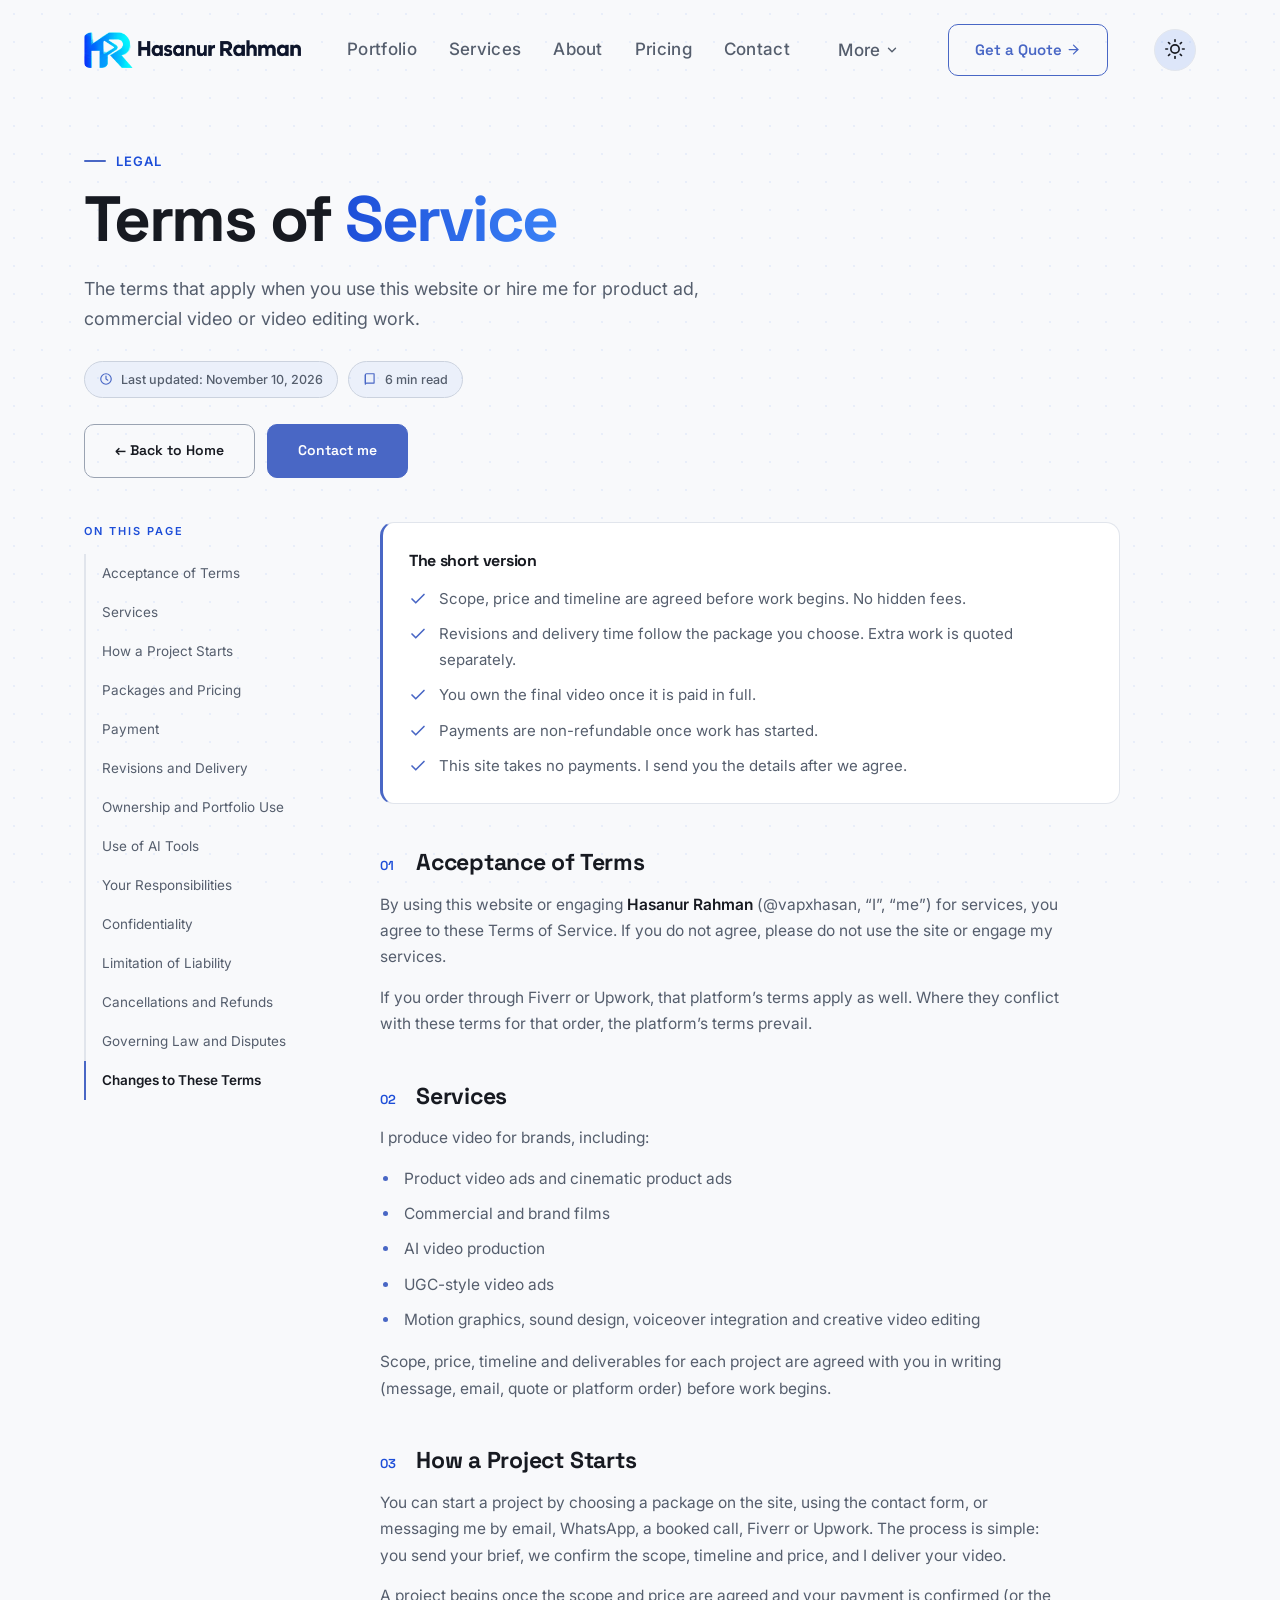
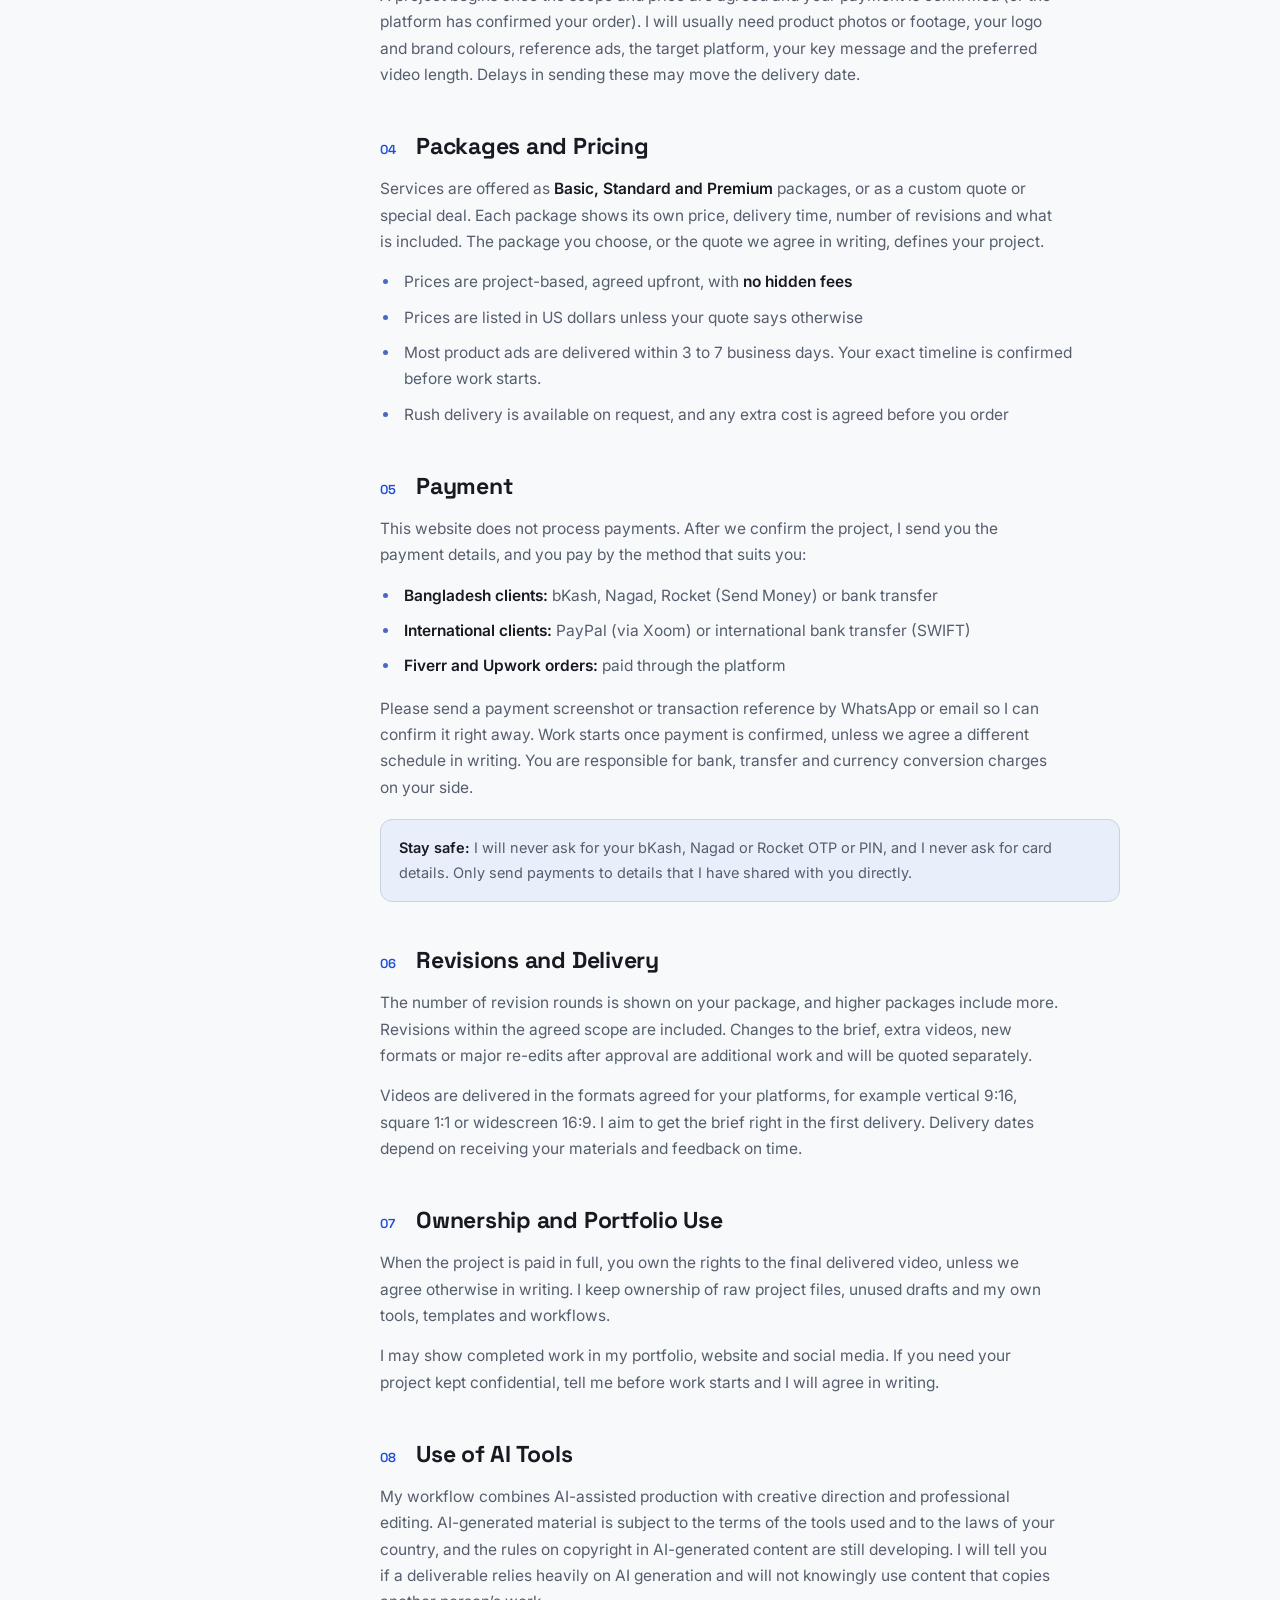
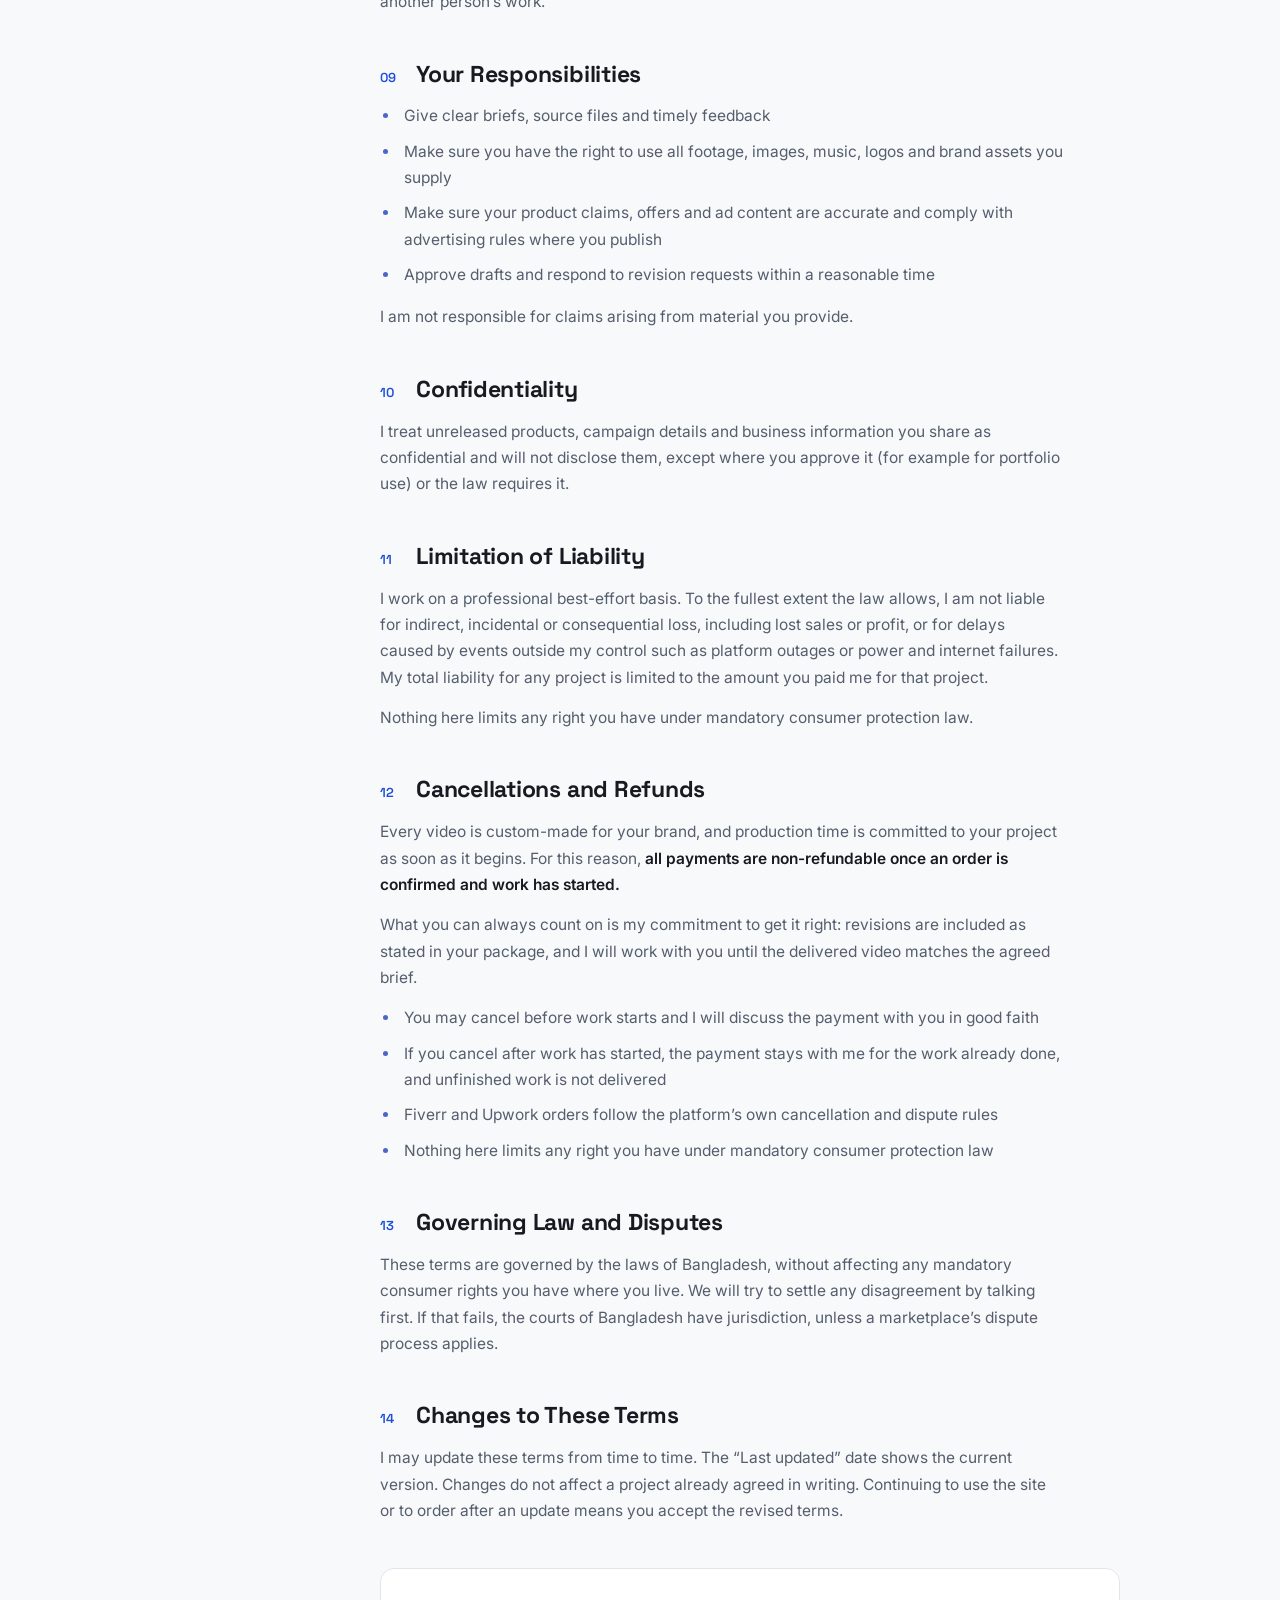
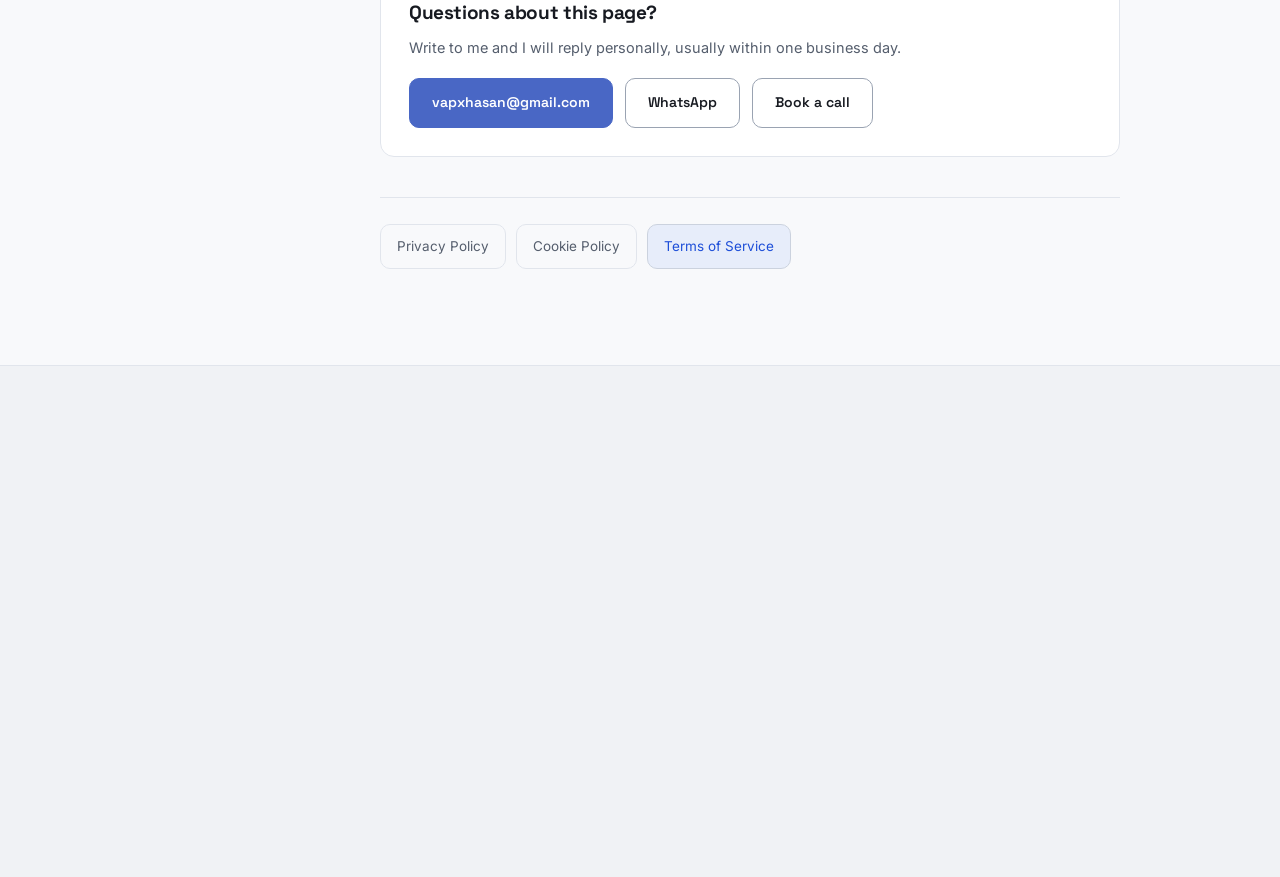
<file: terms-of-service.html>
<!DOCTYPE html>
<html lang="en">
<head>
<meta charset="UTF-8">
<meta name="viewport" content="width=device-width, initial-scale=1.0, viewport-fit=cover">
<title>Terms of Service | Hasanur Rahman</title>
<meta name="description" content="Terms of Service for hiring Hasanur Rahman (@vapxhasan) for product ads, commercial videos and creative video editing.">
<meta name="robots" content="index, follow">
<meta name="author" content="Hasanur Rahman">
<meta name="theme-color" content="#0F172A">
<link rel="canonical" href="https://vapxhasan.github.io/terms-of-service.html">
<link rel="icon" type="image/png" href="favicon.png">
<meta property="og:type" content="website">
<meta property="og:title" content="Terms of Service | Hasanur Rahman">
<meta property="og:description" content="Terms of Service for hiring Hasanur Rahman (@vapxhasan) for product ads, commercial videos and creative video editing.">
<meta property="og:url" content="https://vapxhasan.github.io/terms-of-service.html">
<link rel="preconnect" href="https://fonts.googleapis.com">
<link rel="preconnect" href="https://fonts.gstatic.com" crossorigin>
<link href="https://fonts.googleapis.com/css2?family=Inter:wght@400;500;600;700;800&amp;family=Sora:wght@500;600;700;800&amp;display=swap" rel="stylesheet">
<script type="application/ld+json">{"@context": "https://schema.org", "@type": "WebPage", "name": "Terms of Service | Hasanur Rahman", "url": "https://vapxhasan.github.io/terms-of-service.html", "description": "Terms of Service for hiring Hasanur Rahman (@vapxhasan) for product ads, commercial videos and creative video editing.", "dateModified": "2026-11-10", "isPartOf": {"@type": "WebSite", "name": "Hasanur Rahman", "url": "https://vapxhasan.github.io/"}}</script>
<style>
*, *::before, *::after{box-sizing: border-box; margin: 0; padding: 0;}
:root{--bg: #0F172A;
  --bg2: #111827;
  --card: #1E293B;
  --card2: #243247;
  --border: rgba(255,255,255,0.06);
  --border2: rgba(59,130,246,0.16);
  --indigo: #2563EB;
  --cyan: #3B82F6;
  --violet: #3B82F6;
  --white: #F8FAFC;
  --muted: #94A3B8;
  --glow-i: 0 0 20px rgba(37,99,235,0.22);
  --glow-c: 0 0 20px rgba(59,130,246,0.2);
  --font-display: 'Sora', 'Inter', sans-serif;
  --font-body: 'Inter', sans-serif;
  --font-mono: 'Inter', sans-serif;
  --btn-outline-border: rgba(255,255,255,0.28);
  --btn-outline-fill: rgba(255,255,255,0.045);
  --btn-ghost-border: rgba(255,255,255,0.2);
  --btn-ghost-fill: rgba(255,255,255,0.06);
  --marquee-bg: rgba(13,17,32,0.6);}
html{scroll-behavior: smooth;
  -webkit-text-size-adjust: 100%;
  -moz-text-size-adjust: 100%;
  text-size-adjust: 100%;}
body{background: var(--bg);
  color: var(--white);
  font-family: var(--font-body);
  font-size: 16px;
  line-height: 1.65;
  overflow-x: hidden;}
::selection{background: rgba(37,99,235,0.35); color: #fff;}
a{color: inherit; text-decoration: none;}
img{max-width: 100%; display: block;}
::-webkit-scrollbar{width: 5px;}
::-webkit-scrollbar-track{background: var(--bg);}
::-webkit-scrollbar-thumb{background: var(--indigo); border-radius: 10px;}
.container{max-width: 1160px; margin: 0 auto; padding: 0 24px;}
.section-label{font-family: var(--font-mono);
  font-size: 12px;
  letter-spacing: 3px;
  color: var(--cyan);
  text-transform: uppercase;
  margin-bottom: 12px;
  display: flex;
  align-items: center;
  gap: 10px;}
.section-label::before{content: '//'; color: var(--indigo);}
.section-title{font-family: var(--font-display);
  font-size: clamp(28px, 4vw, 44px);
  font-weight: 800;
  line-height: 1.15;
  margin-bottom: 16px;
  color: var(--white);}
.section-title span{background: linear-gradient(90deg, var(--indigo), var(--cyan)); -webkit-background-clip: text; -webkit-text-fill-color: transparent; background-clip: text;}
.section-sub{color: var(--muted); max-width: 540px; font-size: 15px;}
body::before{content: '';
  position: fixed;
  inset: 0;
  background-image: radial-gradient(rgba(148,163,184,0.05) 1px, transparent 1px);
  background-size: 28px 28px;
  pointer-events: none;
  z-index: 0;}
.btn-primary{display: inline-flex;
  align-items: center;
  gap: 8px;
  padding: 14px 30px;
  border-radius: 10px;
  font-family: var(--font-display);
  font-weight: 700;
  font-size: 14px;
  background: linear-gradient(135deg, var(--indigo), var(--violet));
  color: #fff;
  border: none;
  cursor: pointer;
  transition: transform .4s cubic-bezier(0.16,1,0.3,1), box-shadow .4s cubic-bezier(0.16,1,0.3,1);
  box-shadow: 0 4px 20px rgba(37,99,235,0.35);
  position: relative;
  overflow: hidden;
  text-decoration: none;}
.btn-primary::before{content: '';
  position: absolute;
  inset: 0;
  background: linear-gradient(135deg, var(--cyan), var(--indigo));
  opacity: 0;
  transition: opacity .4s cubic-bezier(0.16,1,0.3,1);}
.btn-primary:hover::before{opacity: 1;}
.btn-primary:hover{transform: translateY(-2px); box-shadow: 0 8px 32px rgba(37,99,235,0.5);}
.btn-primary span{position: relative; z-index: 1;}
.btn-primary .icon-inline{transition: transform .4s cubic-bezier(0.16,1,0.3,1);}
.btn-primary:hover .icon-inline{transform: translateX(5px);}
.btn-outline{display: inline-flex;
  align-items: center;
  gap: 8px;
  padding: 14px 30px;
  border-radius: 10px;
  font-family: var(--font-display);
  font-weight: 700;
  font-size: 14px;
  background: var(--btn-outline-fill);
  color: var(--white);
  border: 1.5px solid var(--btn-outline-border);
  cursor: pointer;
  transition: all .25s;
  text-decoration: none;}
.btn-outline:hover{border-color: var(--cyan); color: var(--cyan); box-shadow: var(--glow-c); transform: translateY(-2px);}
.reveal{opacity: 0; transform: translateY(30px); transition: opacity .7s ease, transform .7s ease;}
.reveal.visible{opacity: 1; transform: translateY(0);}
@media (max-width: 768px){.btn-primary, .btn-outline{padding: 12px 22px;
    font-size: 13px;
    width: 100%;
    justify-content: center;}}
@media (prefers-reduced-motion: reduce){*, *::before, *::after{animation-duration: 0.01ms !important; transition-duration: 0.01ms !important;}}
body.light-mode{--bg: #FFFFFF;
  --bg2: #F8FAFC;
  --card: #FFFFFF;
  --card2: #F1F5F9;
  --border: rgba(15,23,42,0.12);
  --border2: rgba(37,99,235,0.18);
  --white: #0A0E1A;
  --muted: #475569;
  --glow-i: 0 0 20px rgba(37,99,235,0.15);
  --glow-c: 0 0 20px rgba(59,130,246,0.14);
  --btn-outline-border: rgba(15,23,42,0.28);
  --btn-outline-fill: rgba(15,23,42,0.035);
  --btn-ghost-border: rgba(15,23,42,0.18);
  --btn-ghost-fill: rgba(15,23,42,0.045);
  --marquee-bg: rgba(241,245,249,0.85);}
body.light-mode::before{background-image: radial-gradient(rgba(37,99,235,0.07) 1px, transparent 1px);}
body{transition: background-color .3s ease, color .3s ease, border-color .3s ease, box-shadow .3s ease;}
:root{--r-sm:10px; --r-md:14px; --r-lg:20px; --shadow-hover:0 18px 44px rgba(2,6,23,0.38); --ring-hover:rgba(59,130,246,0.4); --section-y:80px; --glow-i:0 6px 22px rgba(37,99,235,0.28);}
body.light-mode{--shadow-hover:0 18px 44px rgba(15,23,42,0.12); --ring-hover:rgba(37,99,235,0.35);}
.section-sub{line-height:1.75;}
html{scroll-padding-top:80px;}
:root{--section-y:clamp(60px,8vw,96px); --head-gap:48px; --grid-gap:24px; --card-r:20px; --tile-r:14px; --card-pad:28px 24px;}
.section-label{margin-bottom:12px;}
.section-title{margin-bottom:14px;}
.section-sub{margin-bottom:0;}
@media (max-width:640px){:root{--head-gap:32px; --grid-gap:18px; --card-pad:24px 20px;}}
html.pf-lock, html.pf-lock body{overflow:hidden !important;}
:root{--section-y:clamp(72px,9vw,120px);--head-gap:56px;--grid-gap:26px;}
@media (max-width:640px){:root{--head-gap:36px;--grid-gap:18px;}}
.reveal{transform:translateY(14px);transition:opacity .5s ease,transform .5s ease;}
@media (prefers-reduced-motion:reduce){*, *::before, *::after{animation-duration:.01ms !important;animation-iteration-count:1 !important;transition-duration:.01ms !important;scroll-behavior:auto !important;}
.reveal{opacity:1 !important;transform:none !important;}}
.section-label{font-family:var(--font-body);font-size:12px;font-weight:700;letter-spacing:.16em;}
.section-label::before{content:"";display:inline-block;width:22px;height:2px;border-radius:2px;background:linear-gradient(90deg,var(--indigo),var(--cyan));}
:root{--r-sm:10px; --r-md:14px; --r-lg:20px; --lift:-4px; --shadow-hover:0 16px 40px rgba(2,6,23,.38);}
body.light-mode{--shadow-hover:0 16px 36px rgba(15,23,42,.14);}
html{-webkit-text-size-adjust: 100%; text-size-adjust: 100%; overflow-x: clip;}
body{overflow-x: clip;}
img{max-width: 100%;}
a{overflow-wrap: anywhere;}
@media (min-width: 1800px){html{font-size: 17px;}}
@media (max-width:768px){*, *::before, *::after{-webkit-backdrop-filter:none!important;backdrop-filter:none!important}}
html.pf-lock .mob-cta-bar, html.pf-lock #btt{visibility:hidden !important;}
:root{--section-y:clamp(52px,6vw,80px); --head-gap:36px;}
@media (max-width:640px){:root{--head-gap:28px;}}
html.qm-lock .mob-cta-bar, html.qm-lock .sticky-quote, html.qm-lock #btt{visibility:hidden;}
:root{--section-y:clamp(40px,4.4vw,60px); --head-gap:30px;}
@media (max-width:640px){:root{--head-gap:24px;}}
nav{position: fixed;
  top: 0; left: 0; right: 0;
  z-index: 1000;
  padding: 24px 0;
  transition: all .4s ease, top .3s ease;}
nav.scrolled{background: rgba(8,11,20,0.94);
  border-bottom: 1px solid var(--border);
  padding: 15px 0;}
nav .container{max-width: 1300px;}
.nav-inner{display: flex; align-items: center; justify-content: space-between; gap: 22px;}
.nav-logo{font-family: var(--font-display);
  font-size: 28px;
  font-weight: 800;
  background: linear-gradient(90deg, var(--indigo), var(--cyan));
  -webkit-background-clip: text;
  -webkit-text-fill-color: transparent;
  background-clip: text;
  flex-shrink: 0;
  white-space: nowrap;}
.nav-logo span{font-family: var(--font-mono); font-size: 15px; opacity: .5;}
.nav-links{display: flex;
  gap: 32px;
  list-style: none;
  flex-shrink: 1;
  min-width: 0;
  overflow-x: auto;
  scrollbar-width: none;
  -ms-overflow-style: none;
  white-space: nowrap;}
.nav-links::-webkit-scrollbar{display: none;}
.nav-links li{flex-shrink: 0;}
.nav-links a{font-size: 17px;
  font-weight: 500;
  color: var(--muted);
  letter-spacing: .3px;
  transition: color .2s;
  position: relative;}
.nav-links a::after{content: '';
  position: absolute;
  bottom: -3px; left: 0; right: 0;
  height: 1px;
  background: var(--indigo);
  transform: scaleX(0);
  transition: transform .2s;}
.nav-links a:hover{color: var(--white);}
.nav-links a:hover::after{transform: scaleX(1);}
.nav-cta{font-size: 15px;
  font-weight: 600;
  padding: 12px 26px;
  border-radius: 10px;
  border: 1px solid var(--indigo);
  color: var(--indigo);
  transition: all .2s;
  font-family: var(--font-display);
  flex-shrink: 0;
  white-space: nowrap;}
.nav-cta:hover{background: var(--indigo); color: #fff; box-shadow: var(--glow-i);}
.hamburger{display: none; flex-direction: column; gap: 5px; cursor: pointer; background: none; border: none; padding: 4px;}
.hamburger:focus-visible{outline: 2px solid var(--indigo); outline-offset: 3px; border-radius: 6px;}
.hamburger span{display: block; width: 24px; height: 2px; background: var(--white); border-radius: 2px; transition: all .3s;}
.nav-more-wrap{position: relative; display: block; flex-shrink: 0;}
.nav-more-btn{display: flex;
  align-items: center;
  gap: 5px;
  background: none;
  border: none;
  cursor: pointer;
  font-size: 17px;
  font-weight: 500;
  color: var(--muted);
  letter-spacing: .3px;
  font-family: var(--font-body);
  padding: 6px 2px;
  transition: color .2s;}
.nav-more-btn:hover, .nav-more-wrap.open .nav-more-btn{color: var(--white);}
.nav-more-arrow{font-size: 15px; transition: transform .2s; display: inline-block;}
.nav-more-wrap.open .nav-more-arrow{transform: rotate(180deg);}
.nav-more-dropdown{display: none;
  position: absolute;
  top: calc(100% + 14px);
  left: 50%;
  transform: translateX(-50%);
  background: var(--card);
  border: 1px solid var(--border);
  border-radius: 14px;
  padding: 10px;
  min-width: 225px;
  max-height: min(70vh, 480px);
  overflow-y: auto;
  overscroll-behavior: contain;
  box-shadow: 0 12px 32px rgba(0,0,0,0.4);
  z-index: 1200;
  animation: dropIn .2s ease;}
.nav-more-dropdown::-webkit-scrollbar{width: 5px;}
.nav-more-dropdown::-webkit-scrollbar-track{background: transparent;}
.nav-more-dropdown::-webkit-scrollbar-thumb{background: var(--indigo); border-radius: 10px;}
.nav-more-wrap.open .nav-more-dropdown{display: block;}
.nav-more-link{display: flex;
  align-items: center;
  gap: 10px;
  padding: 11px 14px;
  border-radius: 10px;
  font-size: 15px;
  font-weight: 500;
  color: var(--white);
  transition: background .15s;}
.nav-more-link .icon-inline{flex-shrink: 0; color: var(--cyan);}
.nav-more-link:hover{background: rgba(37,99,235,0.12);}
.nav-more-resume-row{display: flex; align-items: center; gap: 4px;}
.nav-more-resume-row .nav-more-link{flex: 1;}
.nav-more-resume-edit{width: 30px; height: 30px;
  flex-shrink: 0;
  border-radius: 10px;
  background: rgba(59,130,246,0.1);
  border: 1px solid var(--border2);
  color: var(--cyan);
  font-size: 12px;
  cursor: pointer;
  display: none;
  align-items: center;
  justify-content: center;
  transition: all .2s;}
.nav-more-resume-edit:hover{background: rgba(59,130,246,0.2);}
.nav-settings-wrap{position: relative; display: block; flex-shrink: 0;}
.nav-settings-btn{width: 42px; height: 42px;
  border-radius: 50%;
  background: rgba(37,99,235,0.12);
  border: 1px solid var(--border);
  color: var(--white);
  font-size: 20px;
  cursor: pointer;
  display: flex;
  align-items: center;
  justify-content: center;
  transition: all .2s;
  flex-shrink: 0;}
.nav-settings-btn:hover{background: rgba(37,99,235,0.25); border-color: var(--indigo);}
.drawer-backdrop{display: none;
  position: fixed;
  top: 0; left: 0; right: 0; bottom: 0;
  z-index: 1001;
  background: rgba(0,0,0,0.6);
  backdrop-filter: blur(4px);}
.drawer-backdrop.open{display: block;}
.mobile-menu{position: fixed;
  top: 0; right: 0; bottom: 0;
  width: 78vw;
  max-width: 300px;
  z-index: 1002;
  background: rgba(8,11,20,0.98);
  border-left: 1px solid var(--border);
  padding: 20px 20px 32px;
  display: flex;
  flex-direction: column;
  gap: 0;
  transform: translateX(105%);
  transition: transform .35s cubic-bezier(.4,0,.2,1);
  overflow-y: auto;}
.mobile-menu.open{transform: translateX(0);}
.drawer-header{display: flex;
  align-items: center;
  justify-content: space-between;
  margin-bottom: 16px;
  padding-bottom: 16px;
  border-bottom: 1px solid var(--border);}
.drawer-logo{font-family: var(--font-display);
  font-size: 17px;
  font-weight: 800;
  background: linear-gradient(90deg, var(--indigo), var(--cyan));
  -webkit-background-clip: text;
  -webkit-text-fill-color: transparent;
  background-clip: text;}
.mobile-menu .close-btn{width: 34px; height: 34px;
  border-radius: 50%;
  background: rgba(37,99,235,0.12);
  border: 1px solid var(--border);
  color: var(--white);
  font-size: 16px;
  cursor: pointer;
  display: flex;
  align-items: center;
  justify-content: center;
  position: static;
  transition: all .2s;
  flex-shrink: 0;}
.mobile-menu .close-btn:hover{background: rgba(37,99,235,0.25);}
.mobile-menu .mm-link{font-family: var(--font-display);
  font-size: 16px;
  font-weight: 600;
  color: var(--muted);
  padding: 13px 0;
  border-bottom: 1px solid rgba(255,255,255,0.05);
  transition: color .2s, padding-left .2s;
  display: flex;
  align-items: center;
  gap: 10px;}
.mobile-menu > .mm-link:last-child{border-bottom: none;}
.mobile-menu .mm-link:hover{color: var(--white); padding-left: 6px;}
.drawer-hire-btn{margin-top: 28px;
  padding: 13px 20px;
  background: linear-gradient(135deg, var(--indigo), var(--violet));
  color: #fff !important;
  border-radius: 10px;
  text-align: center;
  font-weight: 700 !important;
  font-size: 14px !important;
  border-bottom: none !important;
  padding-left: 20px !important;
  box-shadow: var(--glow-i);}
#btt{position: fixed;
  bottom: 90px; right: 30px;
  width: 46px; height: 46px;
  border-radius: 50%;
  background: linear-gradient(135deg, var(--indigo), var(--violet));
  border: none;
  color: #fff;
  font-size: 18px;
  cursor: pointer;
  display: flex; align-items: center; justify-content: center;
  box-shadow: 0 4px 20px rgba(37,99,235,0.4);
  opacity: 0;
  transform: translateY(20px);
  transition: all .3s;
  z-index: 900;}
#btt.show{opacity: 1; transform: translateY(0);}
#btt:hover{transform: translateY(-3px); box-shadow: 0 8px 30px rgba(37,99,235,0.6);}
@media (max-width: 600px){#btt{bottom: 68px; right: 22px; width: 38px; height: 38px; font-size: 15px;}}
@media (min-width: 901px) and (max-width: 1180px){.nav-inner{gap: 14px;}
.nav-links{gap: 18px;}
.nav-links a{font-size: 15px;}
.nav-more-btn{font-size: 15px;}
.nav-cta{padding: 10px 18px; font-size: 14px;}
.nav-settings-btn{width: 38px; height: 38px; font-size: 17px;}}
@media (max-width: 900px){.nav-links{display: none;}
.nav-more-wrap{display: none;}
.nav-cta{display: none;}
.hamburger{display: flex; justify-content: center; padding: 14px 10px; margin-right: -10px; flex-shrink: 0; -webkit-tap-highlight-color: transparent;}
.nav-inner{gap: 10px;}
.nav-logo{flex: 1 1 auto;
    flex-shrink: 1;
    min-width: 0;
    overflow: hidden;
    text-overflow: ellipsis;
    font-size: 20px;}
.nav-logo span{display: none;}
.nav-settings-wrap{flex-shrink: 0; margin-right: 6px;}
.nav-settings-btn{width: 38px; height: 38px; font-size: 17px;}}
body.light-mode nav.scrolled{background: rgba(255,255,255,0.92); box-shadow: 0 1px 0 rgba(15,23,42,0.06);}
body.light-mode .mobile-menu{background: rgba(255,255,255,0.98);}
#scrollProgress{position:absolute; left:0; right:0; bottom:-1px; height:2px; background:linear-gradient(90deg,var(--indigo),var(--cyan)); transform:scaleX(0); transform-origin:left; z-index:2; pointer-events:none;}
.nav-links a.active{color:var(--white);}
.nav-links a.active::after{transform:scaleX(1);}
.nav-more-btn.active{color:var(--white);}
.mm-link.active{color:var(--indigo);}
@media (max-width:768px){#btt{bottom:calc(84px + env(safe-area-inset-bottom,0px)) !important;}}
.nav-logo{display:inline-flex; align-items:center; background:none; -webkit-text-fill-color:initial; line-height:0;}
.nav-logo-img{display:block; height:36px; width:auto; max-width:100%; transition:opacity .25s ease, transform .25s ease;}
.nav-logo:hover .nav-logo-img{opacity:.88; transform:translateY(-1px);}
.nav-logo-light{display:none;}
body.light-mode .nav-logo-dark{display:none;}
body.light-mode .nav-logo-light{display:block;}
@media (max-width:900px){.nav-logo-img{height:30px;}}
@media (max-width:380px){.nav-logo-img{height:26px;}}
@media (prefers-reduced-motion:reduce){.nav-logo-img{transition:none;}
.nav-logo:hover .nav-logo-img{transform:none;}}
.nav-more-resume-row{display:none !important;}
.nav-more-resume-row{border-top:1px solid var(--border);margin-top:6px;padding-top:6px;}
.nav-more-btn .nav-more-arrow{display:inline-flex;align-items:center;font-size:0;}
.nav-more-dropdown{min-width:276px;padding:8px;border-radius:14px;box-shadow:0 18px 48px rgba(2,6,23,.28);}
.nav-more-link{align-items:center;gap:12px;padding:9px 10px;border-radius:10px;}
.nav-more-ico{width:34px;height:34px;border-radius:10px;display:flex;align-items:center;justify-content:center;flex:0 0 auto;background:rgba(37,99,235,.12);color:var(--cyan);transition:background .15s,color .15s;}
.nav-more-ico svg{width:17px;height:17px;}
.nav-more-text b{display:block;font-size:14px;font-weight:600;color:var(--white);line-height:1.25;}
.nav-more-text small{display:block;font-size:12px;font-weight:400;color:var(--muted);margin-top:2px;line-height:1.3;}
.nav-more-link:hover .nav-more-ico{background:var(--indigo);color:#fff;}
.nav-svc{display:flex;align-items:center;gap:2px;}
.nav-svc-toggle{display:inline-flex;align-items:center;justify-content:center;background:none;border:0;cursor:pointer;color:var(--muted);padding:6px 4px;border-radius:6px;transition:color .2s;}
.nav-svc-toggle svg{display:block;transition:transform .2s;}
.nav-svc-toggle:hover, .nav-svc.open .nav-svc-toggle{color:var(--white);}
.nav-svc.open .nav-svc-toggle svg{transform:rotate(180deg);}
.nav-svc-toggle:focus-visible, .nav-svc-item:focus-visible, .nav-svc-all:focus-visible{outline:2px solid var(--cyan);outline-offset:2px;}
.nav-svc.no-sub .nav-svc-toggle{display:none;}
.nav-svc-dd{display:none;position:absolute;top:70px;left:0;z-index:1200;width:min(340px,calc(100vw - 24px));max-height:min(70vh,500px);overflow-y:auto;overscroll-behavior:contain;padding:8px;background:var(--card);border:1px solid var(--border);border-radius:14px;box-shadow:0 18px 48px rgba(2,6,23,.32);}
.nav-svc-dd.open{display:block;animation:dropIn .2s ease;}
.nav-svc-dd::before{content:"";position:absolute;left:0;right:0;top:-18px;height:18px;}
.nav-svc-dd::-webkit-scrollbar{width:5px;}
.nav-svc-dd::-webkit-scrollbar-thumb{background:var(--indigo);border-radius:10px;}
.nav-svc-item{display:flex;align-items:center;gap:12px;width:100%;padding:9px 10px;border:0;border-radius:10px;background:none;color:var(--white);text-align:left;font:inherit;cursor:pointer;transition:background .15s;}
.nav-svc-item:hover, .nav-svc-item:focus-visible{background:rgba(37,99,235,.12);}
.nav-svc-ico{display:flex;align-items:center;justify-content:center;flex:0 0 auto;width:34px;height:34px;border-radius:10px;font-size:17px;background:rgba(37,99,235,.12);color:var(--cyan);transition:background .15s,color .15s;}
.nav-svc-item:hover .nav-svc-ico, .nav-svc-item:focus-visible .nav-svc-ico{background:var(--indigo);color:#fff;}
.nav-svc-tx{display:flex;flex-direction:column;min-width:0;}
.nav-svc-tx b{font-size:14px;font-weight:600;line-height:1.3;color:var(--white);}
.nav-svc-tx small{margin-top:2px;font-size:11.5px;font-weight:500;color:var(--cyan);line-height:1.2;}
.nav-svc-all{display:flex;align-items:center;justify-content:space-between;margin:6px 2px 0;padding:11px 12px;border-top:1px solid var(--border);border-radius:0 0 10px 10px;font-size:13.5px;font-weight:600;color:var(--cyan);}
.nav-svc-all:hover{background:rgba(37,99,235,.08);}
@media (max-width:900px){.nav-svc-dd{display:none !important;}}
@media (prefers-reduced-motion:reduce){.nav-svc-dd.open{animation:none;}}
.mm-svc-item{width:100%;background:none;border-top:0;border-left:0;border-right:0;text-align:left;cursor:pointer;font-size:15px;}
.mm-svc-item svg{flex:0 0 auto;color:var(--cyan);}
@media (max-width:768px){#btt{width:38px !important;height:38px !important;}}
#btt{visibility:hidden;pointer-events:none;transition:opacity .3s,transform .3s,visibility 0s linear .3s;}
#btt.show{visibility:visible;pointer-events:auto;opacity:.92;transition-delay:0s;}
#btt.show:hover{opacity:1;}
@media (max-width: 768px){#btt{margin-bottom: env(safe-area-inset-bottom, 0px);}}
@media (min-width: 1025px){nav .container{max-width: 1160px;}}
footer{background: var(--bg2);
  border-top: 1px solid var(--border);
  padding: 50px 0 30px;}
.footer-inner{display: flex; justify-content: space-between; align-items: stretch; flex-wrap: wrap; gap: 32px; margin-bottom: 40px;}
.footer-meta{display: flex; flex-direction: column; gap: 6px; margin-bottom: 18px;}
.footer-meta-item{font-size: 13px; color: var(--muted); line-height: 1.6; display: flex; align-items: flex-start; gap: 6px;}
.footer-meta-item svg{flex-shrink: 0; margin-top: 2px; color: var(--indigo);}
.footer-meta-item a{color: var(--muted); transition: color .2s;}
.footer-meta-item a:hover{color: var(--cyan);}
.footer-legal-mobile{display: none;}
.footer-socials{display: flex; gap: 10px; margin-top: 8px;}
.social-btn{width: 38px; height: 38px;
  border-radius: 10px;
  border: 1px solid var(--border);
  display: flex; align-items: center; justify-content: center;
  font-size: 16px;
  transition: all .2s;
  color: var(--muted);
  background: transparent;}
.social-btn:hover{border-color: var(--indigo); color: var(--white); background: rgba(37,99,235,0.1); transform: translateY(-2px);}
.social-btn img{width: 17px; height: 17px; object-fit: contain;}
.footer-bottom{border-top: 1px solid var(--border); padding-top: 24px; display: flex; justify-content: center; align-items: center; flex-wrap: wrap; gap: 20px;}
.footer-backtotop{display: inline-flex; align-items: center; gap: 8px;
  padding: 9px 18px;
  border: 1px solid var(--btn-outline-border);
  background: var(--btn-outline-fill);
  border-radius: 999px;
  color: var(--white);
  font-family: var(--font-display);
  font-size: 13px;
  font-weight: 600;
  transition: all .25s;}
.footer-backtotop svg{transition: transform .25s; color: var(--cyan);}
.footer-backtotop:hover{border-color: var(--indigo); background: rgba(37,99,235,0.12);}
.footer-backtotop:hover svg{transform: translateY(-3px);}
.footer-copy{font-size: 12px; color: var(--muted);}
.footer-copy span{color: var(--indigo);}
@media (max-width: 768px){.footer-inner{flex-direction: column; align-items: stretch; gap: 0;}
.footer-meta-item{justify-content: center;}
.footer-socials{justify-content: center;}
.footer-bottom{flex-direction: column; text-align: center; gap: 16px;}
footer{padding-bottom: 132px;}
.footer-legal-mobile{display: flex; align-items: center; justify-content: center; flex-wrap: wrap;
    gap: 8px; font-size: 13px; color: var(--muted); font-family: var(--font-mono);
    padding-bottom: 8px;
    width: 100%;}
.footer-legal-mobile a{color: var(--muted); padding: 6px 2px; transition: color .2s; display: inline-flex; align-items: center; gap: 6px;}
.footer-legal-mobile a svg{flex-shrink: 0; color: var(--indigo); transition: color .2s;}
.footer-legal-mobile a:hover{color: var(--cyan);}
.footer-legal-mobile a:hover svg{color: var(--cyan);}
.footer-legal-dot{color: var(--border2); font-size: 10px;}}
.footer-legal-mobile{display:flex !important;flex-wrap:nowrap;align-items:center;justify-content:center;gap:clamp(6px,2vw,14px);font-family:var(--font-body);font-size:clamp(10.5px,3.1vw,12.5px);white-space:nowrap;padding-bottom:4px;}
.footer-legal-mobile a svg{display:none;}
.footer-legal-mobile a{padding:6px 0;}
.footer-legal-dot{opacity:.6;}
footer .ft-grid{display:grid;grid-template-columns:1.8fr 1fr 1fr;gap:56px;margin-bottom:44px;align-items:start;}
.ft-name{font-family:var(--font-display);font-size:22px;font-weight:800;color:var(--white);letter-spacing:-.3px;}
.ft-role{font-size:14px;font-weight:600;color:var(--cyan);margin:4px 0 14px;}
.ft-tag{font-size:14px;line-height:1.7;color:var(--muted);max-width:340px;margin:0 0 20px;}
.ft-cta{display:inline-flex;align-items:center;gap:8px;padding:12px 22px;border-radius:10px;background:linear-gradient(135deg,var(--indigo),var(--cyan));color:#fff;font-family:var(--font-display);font-size:14px;font-weight:700;text-decoration:none;box-shadow:0 8px 22px rgba(37,99,235,.28);margin-bottom:24px;transition:transform .2s,box-shadow .2s;}
.ft-cta:hover{transform:translateY(-2px);box-shadow:0 12px 28px rgba(37,99,235,.38);}
.ft-brand .footer-meta{margin-bottom:16px;}
.ft-brand .footer-meta-item, .ft-brand .footer-socials{justify-content:flex-start;}
.ft-brand .footer-socials{margin-top:0;}
.ft-title{font-family:var(--font-body);font-size:14px;font-weight:700;letter-spacing:0;color:var(--white);margin-bottom:6px;}
.ft-col{display:flex;flex-direction:column;gap:12px;}
.ft-col a{font-size:14px;color:var(--muted);text-decoration:none;transition:color .2s,transform .2s;}
.ft-col a:hover{color:var(--white);transform:translateX(3px);}
@media (max-width:900px){footer .ft-grid{grid-template-columns:1fr 1fr;gap:36px 24px;margin-bottom:36px;}
.ft-brand{grid-column:1 / -1;}}
.footer-legal-mobile a{color:var(--muted);text-decoration:none;transition:color .2s;}
.footer-legal-mobile a:hover{color:var(--white);}
@media (min-width:769px){.footer-bottom{justify-content:space-between;flex-wrap:nowrap;gap:24px;}
.footer-bottom .footer-copy{order:1;}
.footer-bottom .footer-legal-mobile{order:2;}
.footer-bottom .footer-backtotop{order:3;}}
.ft-brand .footer-socials{flex-wrap:nowrap;gap:clamp(6px,2vw,10px);}
.ft-brand .social-btn{flex:0 0 auto;width:clamp(32px,9vw,38px);height:clamp(32px,9vw,38px);}
footer{content-visibility:auto;contain-intrinsic-size:auto 800px}

/* ===== legal pages: only what the main stylesheet doesn't already provide ===== */
:root{--acc-text:#60A5FA}
body.light-mode{--acc-text:#1D4ED8}
.page-hero .section-label{color:var(--acc-text)}
#hero.page-hero{min-height:0;display:block;padding-top:150px;padding-bottom:44px;background:linear-gradient(180deg,#0A0F1C 0%,var(--bg) 100%);isolation:isolate}
body.light-mode #hero.page-hero{background:none}
.page-hero .hero-h1{font-size:clamp(34px,5.4vw,64px);font-weight:800;line-height:1.12;letter-spacing:-.035em;margin-bottom:18px}
.page-hero .hero-h1 .g{background:linear-gradient(95deg,#93C5FD 0%,#3B82F6 100%);-webkit-background-clip:text;background-clip:text;-webkit-text-fill-color:transparent}
body.light-mode .page-hero .hero-h1 .g{background:linear-gradient(95deg,#1D4ED8,#3B82F6);-webkit-background-clip:text;background-clip:text}
.page-hero .hero-sub{margin-bottom:26px;max-width:640px;text-wrap:pretty}
.page-meta{display:flex;flex-wrap:wrap;gap:10px;margin-bottom:26px}
.chip{display:inline-flex;align-items:center;gap:8px;font-size:12.5px;font-weight:500;color:var(--muted);padding:7px 14px;border-radius:999px;border:1px solid var(--border2);background:rgba(37,99,235,.06)}
.chip svg{width:14px;height:14px;color:var(--indigo)}
.page-hero .hero-btns{display:flex;flex-wrap:wrap;gap:12px}
.skip{position:absolute;left:-999px;top:8px;background:var(--indigo);color:#fff;padding:10px 16px;border-radius:8px;z-index:2000;font-weight:600;font-size:14px}
.skip:focus{left:12px}

.legal-wrap{position:relative;z-index:1;padding-bottom:96px}
.legal-layout{display:grid;grid-template-columns:240px minmax(0,1fr);gap:56px;align-items:start}
.legal-toc{position:sticky;top:96px;max-height:calc(100vh - 120px);overflow:auto}
.legal-toc-title{font-size:11px;letter-spacing:2px;text-transform:uppercase;color:var(--acc-text);margin-bottom:14px;font-weight:600}
.legal-toc a{display:block;font-size:13.5px;color:var(--muted);padding:8px 0 8px 16px;border-left:2px solid var(--border);transition:color .2s,border-color .2s}
.legal-toc a:hover{color:var(--white)}
.legal-toc a.active{color:var(--white);border-left-color:var(--indigo);font-weight:600}
.legal-toc-m{display:none;margin-bottom:26px;border:1px solid var(--border);border-radius:12px;background:var(--card)}
.legal-toc-m summary{cursor:pointer;list-style:none;padding:14px 16px;font-weight:600;font-size:14px;color:var(--white);display:flex;justify-content:space-between;align-items:center}
.legal-toc-m summary::-webkit-details-marker{display:none}
.legal-toc-m summary::after{content:'+';font-size:18px;color:var(--indigo)}
.legal-toc-m[open] summary::after{content:'\2212'}
.legal-toc-m .tm-links{padding:0 16px 10px;display:flex;flex-direction:column}
.legal-toc-m a{font-size:14px;color:var(--muted);padding:9px 0;border-top:1px solid var(--border)}

.legal-content{max-width:740px}
.glance{background:var(--card);border:1px solid var(--border);border-left:3px solid var(--indigo);border-radius:14px;padding:24px 26px;margin-bottom:44px}
.glance h2{font-family:var(--font-display);font-size:16px;color:var(--white);margin-bottom:12px;font-weight:700}
.glance ul{list-style:none;display:grid;gap:10px}
.glance li{display:flex;gap:12px;font-size:15px;color:var(--muted)}
.glance li svg{width:18px;height:18px;color:var(--indigo);flex-shrink:0;margin-top:4px}
.sec{margin-bottom:44px;scroll-margin-top:100px}
.sec h2{font-family:var(--font-display);font-size:23px;line-height:1.3;color:var(--white);font-weight:800;letter-spacing:-.01em;margin-bottom:14px;display:flex;gap:12px;align-items:baseline}
.sec h2 .n{font-size:13px;font-weight:600;color:var(--acc-text);min-width:24px}
.sec p{margin-bottom:14px;font-size:15.5px;color:var(--muted)}
.sec ul{margin:0 0 16px;padding-left:20px;font-size:15.5px;color:var(--muted)}
.sec li{margin-bottom:9px;padding-left:4px}
.sec li::marker{color:var(--indigo)}
.sec strong{color:var(--white);font-weight:600}
.sec a.link{color:var(--acc-text);border-bottom:1px solid currentColor}
.sec a.link:hover{opacity:.85}
.note{background:rgba(37,99,235,.07);border:1px solid var(--border2);border-radius:12px;padding:16px 18px;margin:18px 0;font-size:14.5px;color:var(--muted)}
.tbl{overflow-x:auto;margin:16px 0 22px;border:1px solid var(--border);border-radius:12px;background:var(--card)}
.tbl table{width:100%;border-collapse:collapse;font-size:14px;min-width:520px}
.tbl th,.tbl td{text-align:left;padding:12px 16px;border-bottom:1px solid var(--border);vertical-align:top;color:var(--muted)}
.tbl tr:last-child td{border-bottom:0}
.tbl th{color:var(--white);background:var(--card2);font-size:11.5px;letter-spacing:.08em;text-transform:uppercase;font-weight:700}
.tbl td strong{color:var(--white)}
.tbl td code{font-family:ui-monospace,SFMono-Regular,Menlo,monospace;font-size:12.5px;background:var(--card2);padding:2px 7px;border-radius:6px;color:var(--white)}
.legal-contact{background:var(--card);border:1px solid var(--border);border-radius:14px;padding:28px}
.legal-contact h3{font-family:var(--font-display);font-size:19px;color:var(--white);margin-bottom:6px;font-weight:700}
.legal-contact p{color:var(--muted);font-size:14.5px;margin-bottom:18px}
.legal-contact .row{display:flex;flex-wrap:wrap;gap:12px}
.legal-contact .btn-primary,.legal-contact .btn-outline{padding:12px 22px}
.legal-cross{display:flex;flex-wrap:wrap;gap:10px;margin-top:40px;padding-top:26px;border-top:1px solid var(--border)}
.legal-cross a{font-size:13.5px;color:var(--muted);padding:10px 16px;border-radius:10px;border:1px solid var(--border);transition:all .2s}
.legal-cross a:hover{color:var(--white);border-color:var(--indigo);background:rgba(37,99,235,.06)}
.legal-cross a.current{color:var(--acc-text);border-color:var(--border2);background:rgba(37,99,235,.08);pointer-events:none}
@media(max-width:900px){
  .legal-layout{grid-template-columns:minmax(0,1fr);gap:0}
  .legal-toc{display:none}.legal-toc-m{display:block}
  #hero.page-hero{padding-top:118px;padding-bottom:30px}
}
@media(max-width:560px){.glance{padding:20px}.sec h2{font-size:20px}}
@media print{
  nav,.mobile-menu,.drawer-backdrop,footer,#btt,.legal-toc,.legal-toc-m,.legal-cross,.hero-btns,.legal-contact .row,.skip{display:none!important}
  body,body::before{background:#fff!important;color:#000}
  #hero.page-hero{padding-top:0;background:none}
  .hero-h1,.hero-h1 .g,.sec h2,.sec strong,.tbl th{color:#000!important;-webkit-text-fill-color:#000!important;background:none!important}
  .sec p,.sec li,.tbl td,.hero-sub,.glance li{color:#111!important}
  .legal-layout{display:block}.legal-content{max-width:none}
}

</style>
<link rel="preconnect" href="https://fonts.googleapis.com"><link rel="preconnect" href="https://fonts.gstatic.com" crossorigin><link href="https://fonts.googleapis.com/css2?family=Space+Grotesk:wght@500;600;700&amp;display=swap" rel="stylesheet"><style id="vapx-editorial">
/* ===== VAPX editorial refinement: neutral palette, Space Grotesk + Inter, calm surfaces ===== */
:root,[data-theme="dark"]{--bg:#0C0D10;--bg2:#14161B;--card:#191C22;--card2:#1F232A;--border:#30343D;--border2:#3A3F4A;--white:#F5F6F8;--muted:#B0B5C0;--accent:#91A8FF;--on-accent:#0C0D10;--indigo:#91A8FF;--cyan:#91A8FF;--violet:#91A8FF;--glow-i:none;--glow-c:none;--btn-outline-border:#4A505C;--btn-outline-fill:transparent;--btn-ghost-border:#3A3F4A;--btn-ghost-fill:rgba(255,255,255,.04);--marquee-bg:#14161B;--shadow-hover:0 12px 30px rgba(0,0,0,.35);--ring-hover:rgba(145,168,255,.45);--r-sm:8px;--r-md:10px;--r-lg:14px;--card-r:14px;--tile-r:10px;--font-display:'Space Grotesk','Inter',system-ui,sans-serif;--font-body:'Inter',system-ui,sans-serif;--font-mono:'Inter',system-ui,sans-serif}
body.light-mode,[data-theme="light"]{--bg:#F8F9FB;--bg2:#F0F2F5;--card:#FFFFFF;--card2:#F0F2F5;--border:#E1E5EC;--border2:#CBD2DE;--white:#171A21;--muted:#555E6D;--accent:#4967C5;--on-accent:#FFFFFF;--indigo:#4967C5;--cyan:#4967C5;--violet:#4967C5;--glow-i:none;--glow-c:none;--btn-outline-border:#9AA3B2;--btn-outline-fill:transparent;--btn-ghost-border:#CBD2DE;--btn-ghost-fill:rgba(23,26,33,.04);--marquee-bg:#F0F2F5;--shadow-hover:0 12px 30px rgba(23,26,33,.10);--ring-hover:rgba(73,103,197,.4)}
body{background:var(--bg);color:var(--muted);font-family:var(--font-body);font-size:clamp(1rem,.96rem + .2vw,1.125rem);line-height:1.7}
h1,h2,h3,.hero-h1,.section-title{font-family:var(--font-display);font-weight:700;letter-spacing:-.02em;color:var(--white)}
.hero-h1{font-size:clamp(2.75rem,7vw,5.75rem);line-height:1.04;letter-spacing:-.035em}
.hero-h1 .line2,.hero-h1 .g{background:none;-webkit-text-fill-color:currentColor;color:var(--accent)}
.section-title{font-size:clamp(2rem,4.4vw,3.5rem);line-height:1.1}
.section-label{font-size:.8125rem;font-weight:600;letter-spacing:.08em;text-transform:uppercase;color:var(--accent)}
p,li{max-width:68ch}
.btn-primary,.btn-outline{border-radius:10px;font-weight:600;min-height:48px;box-shadow:none}
.btn-primary{background:var(--accent);color:var(--on-accent);border:1px solid var(--accent)}
.btn-primary *{color:inherit}
.btn-primary:hover{filter:brightness(1.07);transform:translateY(-1px);box-shadow:none}
.btn-outline{background:var(--btn-outline-fill);border:1px solid var(--btn-outline-border);color:var(--white)}
.btn-outline:hover{border-color:var(--accent);background:var(--btn-ghost-fill)}
:focus-visible{outline:2px solid var(--accent);outline-offset:3px;border-radius:6px}
::placeholder{color:var(--muted);opacity:.85}
::selection{background:var(--accent);color:var(--on-accent)}
</style></head>
<body>
<svg width="0" height="0" style="position:absolute" aria-hidden="true"><symbol id="ic1" viewBox="0 0 24 24"><line x1="18" y1="6" x2="6" y2="18"></line><line x1="6" y1="6" x2="18" y2="18"></line></symbol><symbol id="ic21" viewBox="0 0 24 24"><path d="M21 12.79A9 9 0 1 1 11.21 3 7 7 0 0 0 21 12.79z"></path></symbol><symbol id="ic26" viewBox="0 0 24 24"><line x1="12" y1="1" x2="12" y2="23"></line><path d="M17 5H9.5a3.5 3.5 0 0 0 0 7h5a3.5 3.5 0 0 1 0 7H6"></path></symbol><symbol id="ic28" viewBox="0 0 24 24"><path d="M4.5 16.5c-1.5 1.26-2 5-2 5s3.74-.5 5-2c.71-.84.7-2.13-.09-2.91a2.18 2.18 0 0 0-2.91-.09z"></path><path d="M12 15l-3-3a22 22 0 0 1 2-3.95A12.88 12.88 0 0 1 22 2c0 2.72-.78 7.5-6 11a22.35 22.35 0 0 1-4 2z"></path><path d="M9 12H4s.55-3.03 2-4c1.62-1.08 5 0 5 0"></path><path d="M12 15v5s3.03-.55 4-2c1.08-1.62 0-5 0-5"></path></symbol><symbol id="ic5" viewBox="0 0 24 24"><line x1="5" y1="12" x2="19" y2="12"></line><polyline points="12 5 19 12 12 19"></polyline></symbol><symbol id="ic55" viewBox="0 0 24 24"><circle cx="12" cy="12" r="5"></circle><line x1="12" y1="1" x2="12" y2="3"></line><line x1="12" y1="21" x2="12" y2="23"></line><line x1="4.22" y1="4.22" x2="5.64" y2="5.64"></line><line x1="18.36" y1="18.36" x2="19.78" y2="19.78"></line><line x1="1" y1="12" x2="3" y2="12"></line><line x1="21" y1="12" x2="23" y2="12"></line><line x1="4.22" y1="19.78" x2="5.64" y2="18.36"></line><line x1="18.36" y1="5.64" x2="19.78" y2="4.22"></line></symbol><symbol id="ic6" viewBox="0 0 24 24"><line x1="12" y1="19" x2="12" y2="5"></line><polyline points="5 12 12 5 19 12"></polyline></symbol></svg>
<a class="skip" href="#main">Skip to content</a>
<nav id="navbar">
  <div id="scrollProgress" aria-hidden="true"></div>
  <div class="container">
    <div class="nav-inner">
      <a href="index.html" class="nav-logo" aria-label="Hasanur Rahman — back to top"><img class="nav-logo-img nav-logo-dark" src="logo-dark.webp" alt="Hasanur Rahman" width="217" height="36" decoding="async" fetchpriority="high"><img class="nav-logo-img nav-logo-light" src="logo-light.webp" alt="" aria-hidden="true" width="217" height="36" decoding="async"></a>
      <ul class="nav-links">
        <li class="nav-svc" id="navPortWrap"><a href="index.html#portfolio" class="nav-svc-link">Portfolio</a></li>
        <li class="nav-svc" id="navSvcWrap"><a href="index.html#services" class="nav-svc-link">Services</a></li>
        <li class="nav-svc" id="navAboutWrap"><a href="index.html#about" class="nav-svc-link">About</a></li>
        <li class="nav-svc" id="navPriceWrap"><a href="index.html#pricing" class="nav-svc-link">Pricing</a></li>
        <li class="nav-svc" id="navContactWrap"><a href="index.html#contact" class="nav-svc-link">Contact</a></li>
      </ul>
      <div class="nav-more-wrap" id="navMoreWrap">
        <button class="nav-more-btn" id="navMoreBtn" type="button" aria-haspopup="true" aria-expanded="false">More <span class="nav-more-arrow"><svg viewBox="0 0 24 24" width="14" height="14" fill="none" stroke="currentColor" stroke-width="2.4" stroke-linecap="round" stroke-linejoin="round" aria-hidden="true"><path d="m6 9 6 6 6-6"/></svg></span></button>
        <div class="nav-more-dropdown" id="navMoreDropdown">
          
          <a href="index.html#process" class="nav-more-link"><span class="nav-more-ico"><svg class="icon-inline" viewBox="0 0 24 24" fill="none" stroke="currentColor" stroke-width="2" stroke-linecap="round" stroke-linejoin="round" width="1em" height="1em" style="vertical-align:-0.125em;" aria-hidden="true"><rect x="3" y="3" width="8" height="8" rx="2"/><path d="M7 11v4a2 2 0 0 0 2 2h4"/><rect x="13" y="13" width="8" height="8" rx="2"/></svg></span><span class="nav-more-text"><b>Process</b><small>How a project runs</small></span></a>
          <a href="index.html#testimonials" class="nav-more-link" id="navMoreReviewsLink"><span class="nav-more-ico"><svg class="icon-inline" viewBox="0 0 24 24" fill="none" stroke="currentColor" stroke-width="2" stroke-linecap="round" stroke-linejoin="round" width="1em" height="1em" style="vertical-align:-0.125em;" aria-hidden="true"><polygon points="12 2 15.09 8.26 22 9.27 17 14.14 18.18 21.02 12 17.77 5.82 21.02 7 14.14 2 9.27 8.91 8.26 12 2"/></svg></span><span class="nav-more-text"><b>Testimonials</b><small>What clients say</small></span></a>
          <a href="index.html#faq" class="nav-more-link"><span class="nav-more-ico"><svg class="icon-inline" viewBox="0 0 24 24" fill="none" stroke="currentColor" stroke-width="2" stroke-linecap="round" stroke-linejoin="round" width="1em" height="1em" style="vertical-align:-0.125em;" aria-hidden="true"><circle cx="12" cy="12" r="10"/><path d="M9.09 9a3 3 0 0 1 5.83 1c0 2-3 3-3 3"/><path d="M12 17h.01"/></svg></span><span class="nav-more-text"><b>FAQ</b><small>Quick answers</small></span></a>
           </div>
      </div>
      <a href="index.html#contact" class="nav-cta">Get a Quote <svg class="icon-inline" viewBox="0 0 24 24" fill="none" stroke="currentColor" stroke-width="2" stroke-linecap="round" stroke-linejoin="round" width="1em" height="1em" style="vertical-align:-0.125em;"><use href="#ic5"></use></svg></a>
      <div class="nav-settings-wrap" id="navSettingsWrap">
        <button class="nav-settings-btn" id="themeToggleBtn" type="button" onclick="toggleThemeMode()" aria-label="Switch dark / light mode" title="Switch dark / light mode"><span id="themeIcon"><svg class="icon-inline" viewBox="0 0 24 24" fill="none" stroke="currentColor" stroke-width="2" stroke-linecap="round" stroke-linejoin="round" width="1em" height="1em" style="vertical-align:-0.125em;"><use href="#ic21"></use></svg></span></button>
      </div>
      <button type="button" class="hamburger" id="hamburger" aria-label="Open menu" aria-expanded="false" aria-controls="mobileMenu">
        <span></span><span></span><span></span>
      </button>
    </div>
  </div>
  
  
  
  
  
</nav>
<div class="drawer-backdrop" id="drawerBackdrop"></div>
<div class="mobile-menu" id="mobileMenu">
  <div class="drawer-header"><span class="drawer-logo">Hasanur Rahman</span><button class="close-btn" id="closeMenu" aria-label="Close menu"><svg class="icon-inline" viewBox="0 0 24 24" fill="none" stroke="currentColor" stroke-width="2" stroke-linecap="round" stroke-linejoin="round" width="1em" height="1em" style="vertical-align:-0.125em;"><use href="#ic1"></use></svg></button></div>
  <a class="mm-link" href="index.html#portfolio"><svg class="icon-inline" viewBox="0 0 24 24" fill="none" stroke="currentColor" stroke-width="2" stroke-linecap="round" stroke-linejoin="round" width="1em" height="1em" style="vertical-align:-0.125em;" aria-hidden="true"><rect x="2" y="2" width="20" height="20" rx="2.2"/><path d="M7 2v20M17 2v20M2 12h20M2 7h5M2 17h5M17 17h5M17 7h5"/></svg> Portfolio</a><a class="mm-link" href="index.html#services"><svg class="icon-inline" viewBox="0 0 24 24" fill="none" stroke="currentColor" stroke-width="2" stroke-linecap="round" stroke-linejoin="round" width="1em" height="1em" style="vertical-align:-0.125em;" aria-hidden="true"><polygon points="12 2 2 7 12 12 22 7 12 2"/><polyline points="2 17 12 22 22 17"/><polyline points="2 12 12 17 22 12"/></svg> Services</a><a class="mm-link" href="index.html#about"><svg class="icon-inline" viewBox="0 0 24 24" fill="none" stroke="currentColor" stroke-width="2" stroke-linecap="round" stroke-linejoin="round" width="1em" height="1em" style="vertical-align:-0.125em;" aria-hidden="true"><path d="M20 21v-2a4 4 0 0 0-4-4H8a4 4 0 0 0-4 4v2"/><circle cx="12" cy="7" r="4"/></svg> About</a><a class="mm-link" href="index.html#pricing"><svg class="icon-inline" viewBox="0 0 24 24" fill="none" stroke="currentColor" stroke-width="2" stroke-linecap="round" stroke-linejoin="round" width="1em" height="1em" style="vertical-align:-0.125em;" aria-hidden="true"><use href="#ic26"></use></svg> Pricing</a><a class="mm-link" href="index.html#process"><svg class="icon-inline" viewBox="0 0 24 24" fill="none" stroke="currentColor" stroke-width="2" stroke-linecap="round" stroke-linejoin="round" width="1em" height="1em" style="vertical-align:-0.125em;" aria-hidden="true"><rect x="3" y="3" width="8" height="8" rx="2"/><path d="M7 11v4a2 2 0 0 0 2 2h4"/><rect x="13" y="13" width="8" height="8" rx="2"/></svg> Process</a><a class="mm-link" href="index.html#testimonials"><svg class="icon-inline" viewBox="0 0 24 24" fill="none" stroke="currentColor" stroke-width="2" stroke-linecap="round" stroke-linejoin="round" width="1em" height="1em" style="vertical-align:-0.125em;" aria-hidden="true"><polygon points="12 2 15.09 8.26 22 9.27 17 14.14 18.18 21.02 12 17.77 5.82 21.02 7 14.14 2 9.27 8.91 8.26 12 2"/></svg> Testimonials</a><a class="mm-link" href="index.html#faq"><svg class="icon-inline" viewBox="0 0 24 24" fill="none" stroke="currentColor" stroke-width="2" stroke-linecap="round" stroke-linejoin="round" width="1em" height="1em" style="vertical-align:-0.125em;" aria-hidden="true"><circle cx="12" cy="12" r="10"/><path d="M9.09 9a3 3 0 0 1 5.83 1c0 2-3 3-3 3"/><path d="M12 17h.01"/></svg> FAQ</a><a class="mm-link" href="https://wa.me/8801327675833" target="_blank" rel="noopener noreferrer"><svg viewBox="0 0 24 24" width="1em" height="1em" class="icon-inline" style="vertical-align:-0.125em;" fill="currentColor" stroke="none" aria-hidden="true"><path d="M12 2a10 10 0 0 0-8.6 15.1L2 22l5-1.3A10 10 0 1 0 12 2zm5.2 14.2c-.2.6-1.3 1.2-1.8 1.2-.5.1-1 .2-3.3-.7-2.8-1.2-4.6-4-4.7-4.2-.1-.2-1.1-1.5-1.1-2.8s.7-2 1-2.3c.2-.3.5-.3.7-.3h.5c.2 0 .4 0 .6.5l.8 2c.1.2.1.3 0 .5l-.4.6c-.1.2-.3.3-.1.6.2.3.8 1.3 1.7 2.1 1.2 1 2.1 1.3 2.4 1.5.3.1.5.1.6-.1l.9-1.1c.2-.3.4-.2.6-.1l1.9.9c.3.1.5.2.5.4.1.2.1.8-.1 1.4z"/></svg> WhatsApp</a><a class="mm-link" href="mailto:vapxhasan@gmail.com"><svg viewBox="0 0 24 24" width="1em" height="1em" class="icon-inline" style="vertical-align:-0.125em;" fill="none" stroke="currentColor" stroke-width="2" stroke-linecap="round" stroke-linejoin="round" aria-hidden="true"><rect x="3" y="5" width="18" height="14" rx="2"/><path d="m3 7 9 6 9-6"/></svg> Email</a>
  <button class="mm-link" type="button" id="mmThemeBtn" onclick="toggleThemeMode()" style="background:none;border:none;text-align:left;width:100%;cursor:pointer;font:inherit;"><span id="mmThemeIcon" style="display:inline-flex;"><svg class="icon-inline" viewBox="0 0 24 24" fill="none" stroke="currentColor" stroke-width="2" stroke-linecap="round" stroke-linejoin="round" width="1em" height="1em" style="vertical-align:-0.125em;"><use href="#ic21"></use></svg></span> <span id="mmThemeLabel">Dark Mode</span></button>
  <a class="mm-link drawer-hire-btn" href="index.html#contact"><svg class="icon-inline" viewBox="0 0 24 24" fill="none" stroke="currentColor" stroke-width="2" stroke-linecap="round" stroke-linejoin="round" width="1em" height="1em" style="vertical-align:-0.125em;"><use href="#ic28"></use></svg> Get a Quote</a>
</div>
<main id="main">
<section id="hero" class="page-hero">
  <div class="container" style="position:relative;">
    <p class="section-label">Legal</p>
    <h1 class="hero-h1">Terms of <span class="g">Service</span></h1>
    <p class="hero-sub">The terms that apply when you use this website or hire me for product ad, commercial video or video editing work.</p>
    <div class="page-meta"><span class="chip"><svg viewBox="0 0 24 24" fill="none" stroke="currentColor" stroke-width="2" stroke-linecap="round" stroke-linejoin="round"><circle cx="12" cy="12" r="9"/><path d="M12 7v5l3 2"/></svg>Last updated: November 10, 2026</span><span class="chip"><svg viewBox="0 0 24 24" fill="none" stroke="currentColor" stroke-width="2" stroke-linecap="round" stroke-linejoin="round"><path d="M4 5a2 2 0 0 1 2-2h13v16H6a2 2 0 0 0-2 2z"/><path d="M4 19V5"/></svg>6 min read</span></div>
    <div class="hero-btns"><a href="index.html" class="btn-outline">&larr; Back to Home</a><a href="mailto:vapxhasan@gmail.com" class="btn-primary"><span>Contact me</span></a></div>
  </div>
</section>
<div class="container legal-wrap">
  <div class="legal-layout">
    <aside class="legal-toc" aria-label="On this page"><p class="legal-toc-title">On this page</p><a href="#acceptance">Acceptance of Terms</a><a href="#services">Services</a><a href="#start">How a Project Starts</a><a href="#packages">Packages and Pricing</a><a href="#payment">Payment</a><a href="#revisions">Revisions and Delivery</a><a href="#ip">Ownership and Portfolio Use</a><a href="#ai">Use of AI Tools</a><a href="#client">Your Responsibilities</a><a href="#confidentiality">Confidentiality</a><a href="#liability">Limitation of Liability</a><a href="#termination">Cancellations and Refunds</a><a href="#law">Governing Law and Disputes</a><a href="#changes">Changes to These Terms</a></aside>
    <div class="legal-content">
      <details class="legal-toc-m"><summary>On this page</summary><div role="navigation" aria-label="On this page" class="tm-links"><a href="#acceptance">Acceptance of Terms</a><a href="#services">Services</a><a href="#start">How a Project Starts</a><a href="#packages">Packages and Pricing</a><a href="#payment">Payment</a><a href="#revisions">Revisions and Delivery</a><a href="#ip">Ownership and Portfolio Use</a><a href="#ai">Use of AI Tools</a><a href="#client">Your Responsibilities</a><a href="#confidentiality">Confidentiality</a><a href="#liability">Limitation of Liability</a><a href="#termination">Cancellations and Refunds</a><a href="#law">Governing Law and Disputes</a><a href="#changes">Changes to These Terms</a></div></details>
      <div class="glance reveal"><h2>The short version</h2><ul><li><svg viewBox="0 0 24 24" fill="none" stroke="currentColor" stroke-width="2.2" stroke-linecap="round" stroke-linejoin="round"><path d="M20 6 9 17l-5-5"/></svg><span>Scope, price and timeline are agreed before work begins. No hidden fees.</span></li><li><svg viewBox="0 0 24 24" fill="none" stroke="currentColor" stroke-width="2.2" stroke-linecap="round" stroke-linejoin="round"><path d="M20 6 9 17l-5-5"/></svg><span>Revisions and delivery time follow the package you choose. Extra work is quoted separately.</span></li><li><svg viewBox="0 0 24 24" fill="none" stroke="currentColor" stroke-width="2.2" stroke-linecap="round" stroke-linejoin="round"><path d="M20 6 9 17l-5-5"/></svg><span>You own the final video once it is paid in full.</span></li><li><svg viewBox="0 0 24 24" fill="none" stroke="currentColor" stroke-width="2.2" stroke-linecap="round" stroke-linejoin="round"><path d="M20 6 9 17l-5-5"/></svg><span>Payments are non-refundable once work has started.</span></li><li><svg viewBox="0 0 24 24" fill="none" stroke="currentColor" stroke-width="2.2" stroke-linecap="round" stroke-linejoin="round"><path d="M20 6 9 17l-5-5"/></svg><span>This site takes no payments. I send you the details after we agree.</span></li></ul></div>
      <section class="sec reveal" id="acceptance"><h2><span class="n">01</span>Acceptance of Terms</h2>
<p>By using this website or engaging <strong>Hasanur Rahman</strong> (@vapxhasan, “I”, “me”) for services, you agree to these Terms of Service. If you do not agree, please do not use the site or engage my services.</p>
<p>If you order through Fiverr or Upwork, that platform’s terms apply as well. Where they conflict with these terms for that order, the platform’s terms prevail.</p>
</section>
<section class="sec reveal" id="services"><h2><span class="n">02</span>Services</h2>
<p>I produce video for brands, including:</p>
<ul>
<li>Product video ads and cinematic product ads</li>
<li>Commercial and brand films</li>
<li>AI video production</li>
<li>UGC-style video ads</li>
<li>Motion graphics, sound design, voiceover integration and creative video editing</li>
</ul>
<p>Scope, price, timeline and deliverables for each project are agreed with you in writing (message, email, quote or platform order) before work begins.</p>
</section>
<section class="sec reveal" id="start"><h2><span class="n">03</span>How a Project Starts</h2>
<p>You can start a project by choosing a package on the site, using the contact form, or messaging me by email, WhatsApp, a booked call, Fiverr or Upwork. The process is simple: you send your brief, we confirm the scope, timeline and price, and I deliver your video.</p>
<p>A project begins once the scope and price are agreed and your payment is confirmed (or the platform has confirmed your order). I will usually need product photos or footage, your logo and brand colours, reference ads, the target platform, your key message and the preferred video length. Delays in sending these may move the delivery date.</p>
</section>
<section class="sec reveal" id="packages"><h2><span class="n">04</span>Packages and Pricing</h2>
<p>Services are offered as <strong>Basic, Standard and Premium</strong> packages, or as a custom quote or special deal. Each package shows its own price, delivery time, number of revisions and what is included. The package you choose, or the quote we agree in writing, defines your project.</p>
<ul>
<li>Prices are project-based, agreed upfront, with <strong>no hidden fees</strong></li>
<li>Prices are listed in US dollars unless your quote says otherwise</li>
<li>Most product ads are delivered within 3 to 7 business days. Your exact timeline is confirmed before work starts.</li>
<li>Rush delivery is available on request, and any extra cost is agreed before you order</li>
</ul>
</section>
<section class="sec reveal" id="payment"><h2><span class="n">05</span>Payment</h2>
<p>This website does not process payments. After we confirm the project, I send you the payment details, and you pay by the method that suits you:</p>
<ul>
<li><strong>Bangladesh clients:</strong> bKash, Nagad, Rocket (Send Money) or bank transfer</li>
<li><strong>International clients:</strong> PayPal (via Xoom) or international bank transfer (SWIFT)</li>
<li><strong>Fiverr and Upwork orders:</strong> paid through the platform</li>
</ul>
<p>Please send a payment screenshot or transaction reference by WhatsApp or email so I can confirm it right away. Work starts once payment is confirmed, unless we agree a different schedule in writing. You are responsible for bank, transfer and currency conversion charges on your side.</p>
<div class="note"><strong>Stay safe:</strong> I will never ask for your bKash, Nagad or Rocket OTP or PIN, and I never ask for card details. Only send payments to details that I have shared with you directly.</div>
</section>
<section class="sec reveal" id="revisions"><h2><span class="n">06</span>Revisions and Delivery</h2>
<p>The number of revision rounds is shown on your package, and higher packages include more. Revisions within the agreed scope are included. Changes to the brief, extra videos, new formats or major re-edits after approval are additional work and will be quoted separately.</p>
<p>Videos are delivered in the formats agreed for your platforms, for example vertical 9:16, square 1:1 or widescreen 16:9. I aim to get the brief right in the first delivery. Delivery dates depend on receiving your materials and feedback on time.</p>
</section>
<section class="sec reveal" id="ip"><h2><span class="n">07</span>Ownership and Portfolio Use</h2>
<p>When the project is paid in full, you own the rights to the final delivered video, unless we agree otherwise in writing. I keep ownership of raw project files, unused drafts and my own tools, templates and workflows.</p>
<p>I may show completed work in my portfolio, website and social media. If you need your project kept confidential, tell me before work starts and I will agree in writing.</p>
</section>
<section class="sec reveal" id="ai"><h2><span class="n">08</span>Use of AI Tools</h2>
<p>My workflow combines AI-assisted production with creative direction and professional editing. AI-generated material is subject to the terms of the tools used and to the laws of your country, and the rules on copyright in AI-generated content are still developing. I will tell you if a deliverable relies heavily on AI generation and will not knowingly use content that copies another person’s work.</p>
</section>
<section class="sec reveal" id="client"><h2><span class="n">09</span>Your Responsibilities</h2>
<ul>
<li>Give clear briefs, source files and timely feedback</li>
<li>Make sure you have the right to use all footage, images, music, logos and brand assets you supply</li>
<li>Make sure your product claims, offers and ad content are accurate and comply with advertising rules where you publish</li>
<li>Approve drafts and respond to revision requests within a reasonable time</li>
</ul>
<p>I am not responsible for claims arising from material you provide.</p>
</section>
<section class="sec reveal" id="confidentiality"><h2><span class="n">10</span>Confidentiality</h2>
<p>I treat unreleased products, campaign details and business information you share as confidential and will not disclose them, except where you approve it (for example for portfolio use) or the law requires it.</p>
</section>
<section class="sec reveal" id="liability"><h2><span class="n">11</span>Limitation of Liability</h2>
<p>I work on a professional best-effort basis. To the fullest extent the law allows, I am not liable for indirect, incidental or consequential loss, including lost sales or profit, or for delays caused by events outside my control such as platform outages or power and internet failures. My total liability for any project is limited to the amount you paid me for that project.</p>
<p>Nothing here limits any right you have under mandatory consumer protection law.</p>
</section>
<section class="sec reveal" id="termination"><h2><span class="n">12</span>Cancellations and Refunds</h2>
<p>Every video is custom-made for your brand, and production time is committed to your project as soon as it begins. For this reason, <strong>all payments are non-refundable once an order is confirmed and work has started.</strong></p>
<p>What you can always count on is my commitment to get it right: revisions are included as stated in your package, and I will work with you until the delivered video matches the agreed brief.</p>
<ul>
<li>You may cancel before work starts and I will discuss the payment with you in good faith</li>
<li>If you cancel after work has started, the payment stays with me for the work already done, and unfinished work is not delivered</li>
<li>Fiverr and Upwork orders follow the platform’s own cancellation and dispute rules</li>
<li>Nothing here limits any right you have under mandatory consumer protection law</li>
</ul>
</section>
<section class="sec reveal" id="law"><h2><span class="n">13</span>Governing Law and Disputes</h2>
<p>These terms are governed by the laws of Bangladesh, without affecting any mandatory consumer rights you have where you live. We will try to settle any disagreement by talking first. If that fails, the courts of Bangladesh have jurisdiction, unless a marketplace’s dispute process applies.</p>
</section>
<section class="sec reveal" id="changes"><h2><span class="n">14</span>Changes to These Terms</h2>
<p>I may update these terms from time to time. The “Last updated” date shows the current version. Changes do not affect a project already agreed in writing. Continuing to use the site or to order after an update means you accept the revised terms.</p>
</section>

      <div class="legal-contact reveal">
        <h3>Questions about this page?</h3>
        <p>Write to me and I will reply personally, usually within one business day.</p>
        <div class="row"><a class="btn-primary" href="mailto:vapxhasan@gmail.com"><span>vapxhasan@gmail.com</span></a><a class="btn-outline" href="https://wa.me/8801327675833" target="_blank" rel="noopener noreferrer">WhatsApp</a><a class="btn-outline" href="https://calendly.com/vapxhasan/new-meeting" target="_blank" rel="noopener noreferrer">Book a call</a></div>
      </div>
      <div class="legal-cross" role="navigation" aria-label="Legal pages"><a href="privacy-policy.html" class="">Privacy Policy</a><a href="cookie-policy.html" class="">Cookie Policy</a><a href="terms-of-service.html" class="current">Terms of Service</a></div>
    </div>
  </div>
</div>
</main>
<footer>
  <div class="container">
    <div class="footer-inner ft-grid">
      <div class="ft-brand">
        <div class="ft-name">Hasanur Rahman</div>
        <div class="ft-role">Product Ad &amp; Commercial Video Producer</div>
        <p class="ft-tag">Cinematic product ads and commercials that help brands stand out.</p>
        <a href="index.html#contact" class="ft-cta">Get a Free Quote <span aria-hidden="true">&rarr;</span></a>
        <div class="footer-meta">
          <div class="footer-meta-item"><svg width="15" height="15" viewBox="0 0 24 24" fill="none" stroke="currentColor" stroke-width="2" stroke-linecap="round" stroke-linejoin="round" aria-hidden="true"><path d="M21 10c0 7-9 13-9 13s-9-6-9-13a9 9 0 0 1 18 0z"/><circle cx="12" cy="10" r="3"/></svg><span>Dhaka, Bangladesh · Available worldwide</span></div>
          <div class="footer-meta-item"><svg width="15" height="15" viewBox="0 0 24 24" fill="none" stroke="currentColor" stroke-width="2" stroke-linecap="round" stroke-linejoin="round" aria-hidden="true"><rect x="3" y="5" width="18" height="14" rx="2"/><path d="m3 7 9 6 9-6"/></svg><span><a href="mailto:vapxhasan@gmail.com">vapxhasan@gmail.com</a></span></div>
        </div>
        <div class="footer-socials">
          <a aria-label="Facebook" href="https://facebook.com/vapxhasan" target="_blank" rel="noopener noreferrer" class="social-btn" title="Facebook"><img src="[data-uri]" alt="Facebook" loading="lazy" decoding="async"></a>
          <a aria-label="Instagram" href="https://instagram.com/vapxhasan" target="_blank" rel="noopener noreferrer" class="social-btn" title="Instagram"><img src="[data-uri]" alt="Instagram" loading="lazy" decoding="async"></a>
          <a aria-label="Twitter" href="https://twitter.com/vapxhasan" target="_blank" rel="noopener noreferrer" class="social-btn" title="X/Twitter"><img src="[data-uri]" alt="X / Twitter" loading="lazy" decoding="async"></a>
          <a aria-label="LinkedIn" href="https://linkedin.com/in/vapxhasan" target="_blank" rel="noopener noreferrer" class="social-btn" title="LinkedIn"><img src="[data-uri]" alt="LinkedIn" loading="lazy" decoding="async"></a>
          <a href="https://fiverr.com/vapxhasan" target="_blank" rel="noopener noreferrer" class="social-btn" title="Fiverr" aria-label="Fiverr"><img src="[data-uri]" alt="Fiverr" loading="lazy" decoding="async"></a>
          <a href="https://www.upwork.com/freelancers/~0117eaa6462f5ba09c" target="_blank" rel="noopener" class="social-btn" title="Upwork" aria-label="Upwork"><svg viewBox="0 0 24 24" width="18" height="18" fill="#14A800" aria-hidden="true"><path d="M18.561 13.158c-1.102 0-2.135-.467-3.074-1.227l.228-1.076.008-.042c.207-1.143.849-3.06 2.839-3.06 1.492 0 2.703 1.212 2.703 2.703-.001 1.489-1.212 2.702-2.704 2.702zm0-8.14c-2.539 0-4.51 1.649-5.31 4.366-1.22-1.834-2.148-4.036-2.687-5.892H7.828v7.112c-.002 1.406-1.141 2.546-2.547 2.548-1.405-.002-2.543-1.143-2.545-2.548V3.492H0v7.112c0 2.914 2.37 5.303 5.281 5.303 2.913 0 5.283-2.389 5.283-5.303v-1.19c.529 1.107 1.182 2.229 1.974 3.221l-1.673 7.873h2.797l1.213-5.71c1.063.679 2.285 1.109 3.686 1.109 3 0 5.439-2.452 5.439-5.45 0-3.002-2.439-5.453-5.439-5.453z"/></svg></a>
          <a aria-label="YouTube" href="https://youtube.com/@vapxhasan" target="_blank" rel="noopener noreferrer" class="social-btn" title="YouTube"><img loading="lazy" decoding="async" src="[data-uri]" alt="YouTube" style="width:22px;height:auto;object-fit:contain;"></a>
        </div>
      </div>
      <div class="ft-col" id="ftSvcCol" role="navigation" aria-label="Services">
        <div class="ft-title">Services</div>
        <a href="index.html#pricing">Product Video Ads</a>
        <a href="index.html#pricing">Cinematic Product Ads</a>
        <a href="index.html#pricing">UGC-Style Video Ads</a>
        <a href="index.html#pricing">Commercial &amp; Brand Films</a>
        <a href="index.html#pricing">AI Video Production</a>
        <a href="index.html#pricing">Motion Graphics &amp; Video Editing</a>
      </div>
      <div class="ft-col" role="navigation" aria-label="Quick links">
        <div class="ft-title">Quick Links</div>
        <a href="index.html#portfolio">Portfolio</a>
        
        <a href="index.html#pricing">Pricing</a>
        <a href="index.html#testimonials" id="footerReviewsLink">Testimonials</a>
        <a href="index.html#faq">FAQ</a>
        <a href="index.html#about">About Me</a>
        
      </div>
    </div>
    <div class="footer-bottom">
      <div class="footer-legal-mobile">
        <a href="privacy-policy.html"><svg viewBox="0 0 24 24" fill="none" stroke="currentColor" stroke-width="2" stroke-linecap="round" stroke-linejoin="round" width="12" height="12"><rect x="3" y="11" width="18" height="11" rx="2" ry="2"></rect><path d="M7 11V7a5 5 0 0 1 10 0v4"></path></svg> Privacy Policy</a>
        <span class="footer-legal-dot">&bull;</span>
        <a href="cookie-policy.html"><svg viewBox="0 0 24 24" fill="none" stroke="currentColor" stroke-width="2" stroke-linecap="round" stroke-linejoin="round" width="12" height="12"><path d="M12 2a10 10 0 1 0 10 10 3.2 3.2 0 0 1-3.5-3.5A3.2 3.2 0 0 1 15 5.2 10 10 0 0 0 12 2z"></path><circle cx="8.5" cy="12.5" r="1"></circle><circle cx="12.5" cy="16.5" r="1"></circle><circle cx="15" cy="10.5" r="1"></circle></svg> Cookie Policy</a>
        <span class="footer-legal-dot">&bull;</span>
        <a href="terms-of-service.html"><svg viewBox="0 0 24 24" fill="none" stroke="currentColor" stroke-width="2" stroke-linecap="round" stroke-linejoin="round" width="12" height="12"><path d="M14 2H6a2 2 0 0 0-2 2v16a2 2 0 0 0 2 2h12a2 2 0 0 0 2-2V8z"></path><polyline points="14 2 14 8 20 8"></polyline><line x1="16" y1="13" x2="8" y2="13"></line><line x1="16" y1="17" x2="8" y2="17"></line></svg> Terms of Service</a>
      </div>
      <div class="footer-copy">© <span id="footerYear">2026</span> <span>Hasanur Rahman</span>. All rights reserved.</div>
      <script>document.getElementById('footerYear').textContent = new Date().getFullYear();</script>
      <a href="#hero" class="footer-backtotop">Back to Top <svg class="icon-inline" viewBox="0 0 24 24" fill="none" stroke="currentColor" stroke-width="2" stroke-linecap="round" stroke-linejoin="round" width="1em" height="1em" style="vertical-align:-0.125em;"><use href="#ic6"></use></svg></a>
    </div>
  </div>
</footer>
<button id="btt" aria-label="Back to top"><svg class="icon-inline" viewBox="0 0 24 24" fill="none" stroke="currentColor" stroke-width="2" stroke-linecap="round" stroke-linejoin="round" width="1em" height="1em" style="vertical-align:-0.125em;"><use href="#ic6"></use></svg></button>
<script>

(function(){
  var SUN='<svg class="icon-inline" viewBox="0 0 24 24" fill="none" stroke="currentColor" stroke-width="2" stroke-linecap="round" stroke-linejoin="round" width="1em" height="1em" style="vertical-align:-0.125em;"><use href="#ic55"></use></svg>';
  var MOON='<svg class="icon-inline" viewBox="0 0 24 24" fill="none" stroke="currentColor" stroke-width="2" stroke-linecap="round" stroke-linejoin="round" width="1em" height="1em" style="vertical-align:-0.125em;"><use href="#ic21"></use></svg>';
  function paint(light){
    var a=document.getElementById('themeIcon'),b=document.getElementById('mmThemeIcon'),c=document.getElementById('mmThemeLabel');
    if(a)a.innerHTML=light?SUN:MOON; if(b)b.innerHTML=light?SUN:MOON; if(c)c.textContent=light?'Light Mode':'Dark Mode';
  }
  var saved=null;try{saved=localStorage.getItem('themeMode')}catch(e){}
  var light=saved==='light'||(saved!=='dark'&&window.matchMedia&&matchMedia('(prefers-color-scheme: light)').matches);
  if(light)document.body.classList.add('light-mode'); paint(light);
  window.toggleThemeMode=function(){
    var l=document.body.classList.toggle('light-mode');
    try{localStorage.setItem('themeMode',l?'light':'dark')}catch(e){}
    paint(l);
  };
  // nav scrolled + back-to-top + progress
  var nav=document.getElementById('navbar'),btt=document.getElementById('btt'),bar=document.getElementById('scrollProgress'),tick=false;
  function apply(){
    tick=false;var y=window.scrollY,h=document.documentElement,max=h.scrollHeight-h.clientHeight;
    nav.classList.toggle('scrolled',y>50); if(btt)btt.classList.toggle('show',y>400);
    if(bar)bar.style.transform='scaleX('+(max>0?Math.min(1,y/max):0)+')';
  }
  window.addEventListener('scroll',function(){if(!tick){tick=true;requestAnimationFrame(apply)}},{passive:true});apply();
  if(btt)btt.addEventListener('click',function(){window.scrollTo({top:0,behavior:'smooth'})});
  // drawer
  var mm=document.getElementById('mobileMenu'),bd=document.getElementById('drawerBackdrop');
  function openD(){mm.classList.add('open');bd.classList.add('open');document.body.style.overflow='hidden'}
  function closeD(){mm.classList.remove('open');bd.classList.remove('open');document.body.style.overflow=''}
  document.getElementById('hamburger').addEventListener('click',openD);
  document.getElementById('closeMenu').addEventListener('click',closeD);
  bd.addEventListener('click',closeD);
  mm.querySelectorAll('a.mm-link').forEach(function(a){a.addEventListener('click',closeD)});
  // More dropdown
  var mw=document.getElementById('navMoreWrap'),mb=document.getElementById('navMoreBtn');
  if(mw&&mb){
    mb.addEventListener('click',function(e){e.stopPropagation();var o=mw.classList.toggle('open');mb.setAttribute('aria-expanded',o)});
    document.addEventListener('click',function(e){if(!mw.contains(e.target)){mw.classList.remove('open');mb.setAttribute('aria-expanded','false')}});
    document.addEventListener('keydown',function(e){if(e.key==='Escape'){mw.classList.remove('open');closeD()}});
  }
  // TOC active
  var links=[].slice.call(document.querySelectorAll('.legal-toc a')),map={};
  links.forEach(function(a){map[a.getAttribute('href').slice(1)]=a});
  if('IntersectionObserver' in window){
    var io=new IntersectionObserver(function(en){en.forEach(function(e){if(e.isIntersecting){links.forEach(function(a){a.classList.remove('active')});var a=map[e.target.id];if(a)a.classList.add('active')}})},{rootMargin:'-100px 0px -65% 0px'});
    document.querySelectorAll('.sec').forEach(function(x){io.observe(x)});
  }
  document.querySelectorAll('.legal-toc-m a').forEach(function(a){a.addEventListener('click',function(){document.querySelector('.legal-toc-m').removeAttribute('open')})});
})();

(function(){var els=document.querySelectorAll('.reveal');if(!('IntersectionObserver' in window)){els.forEach(function(e){e.classList.add('visible')});return}var o=new IntersectionObserver(function(en){en.forEach(function(e){if(e.isIntersecting){e.target.classList.add('visible');o.unobserve(e.target)}})},{threshold:.08});els.forEach(function(e){o.observe(e)});})();
</script>
<script>(function(){var h=document.documentElement,b=document.body;function s(){h.setAttribute("data-theme",b.classList.contains("light-mode")?"light":"dark")}s();new MutationObserver(s).observe(b,{attributes:true,attributeFilter:["class"]})})();</script></body>
</html>
</file>
